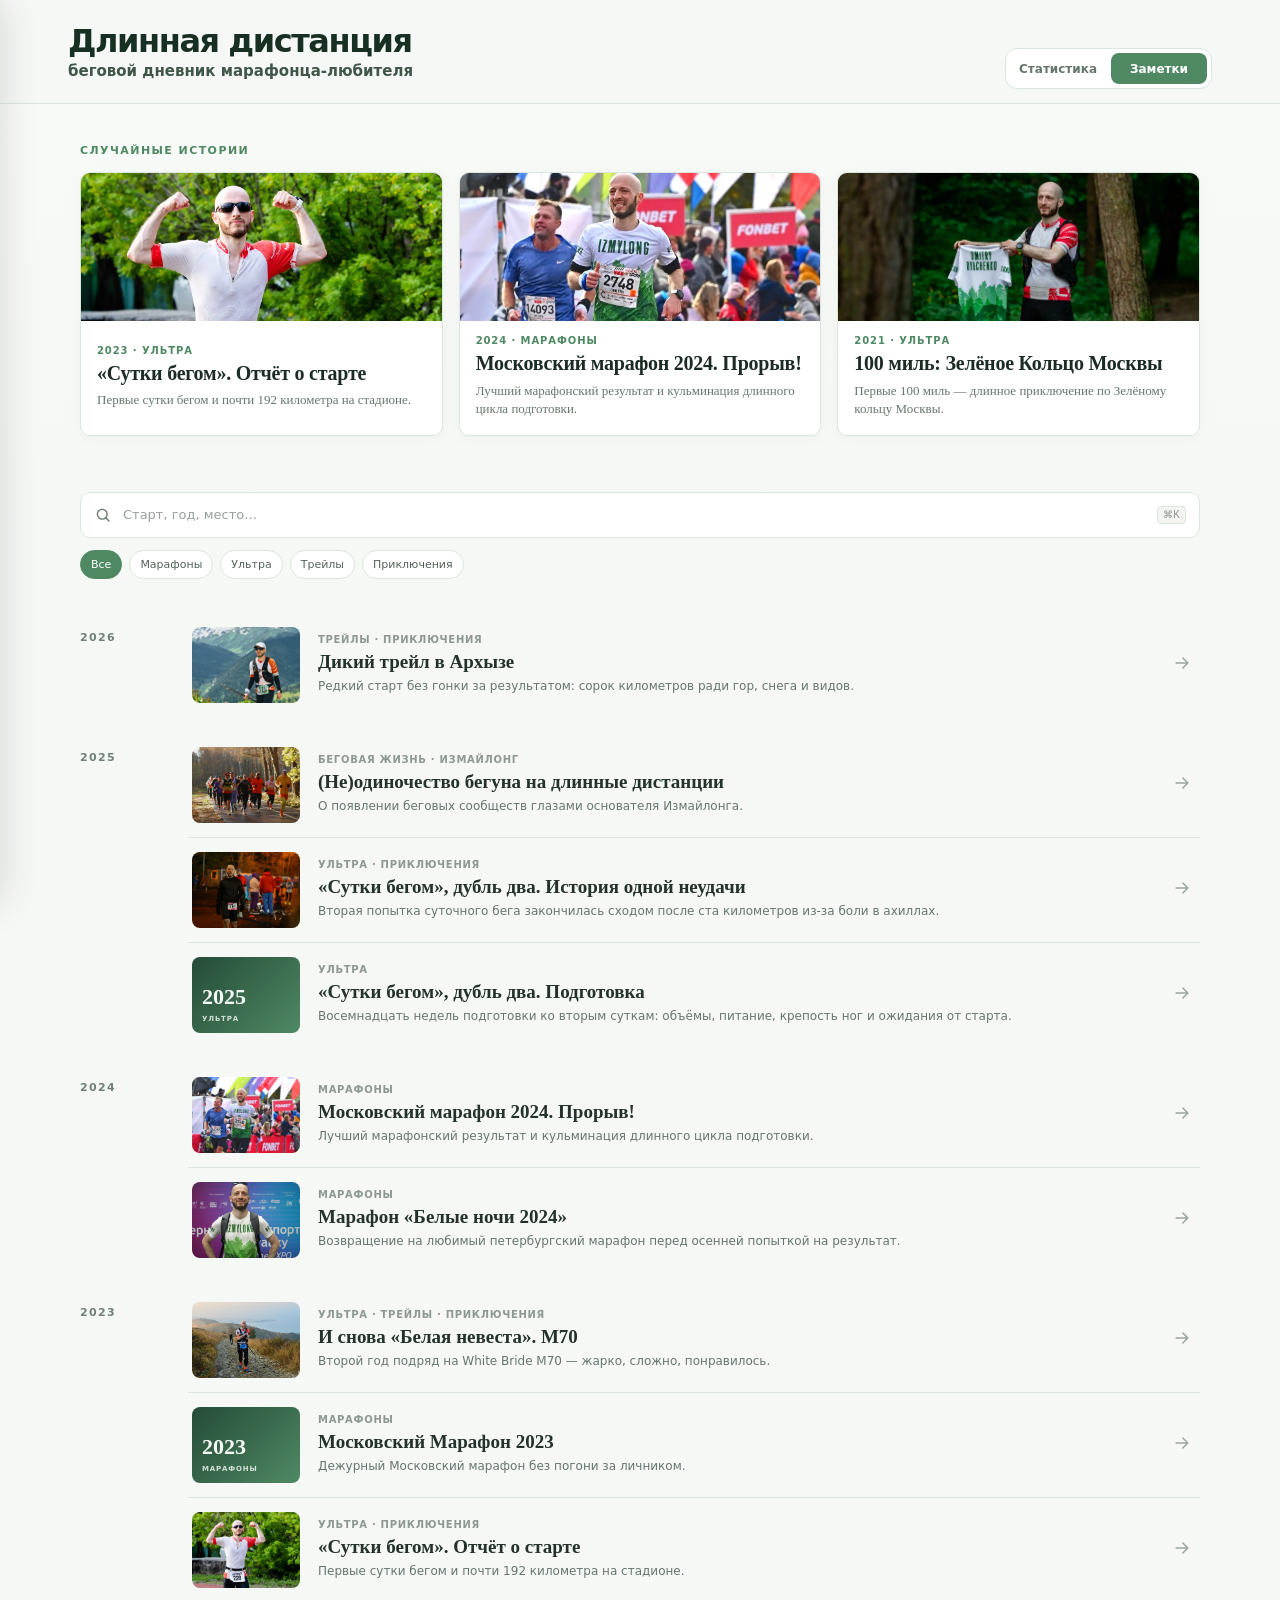
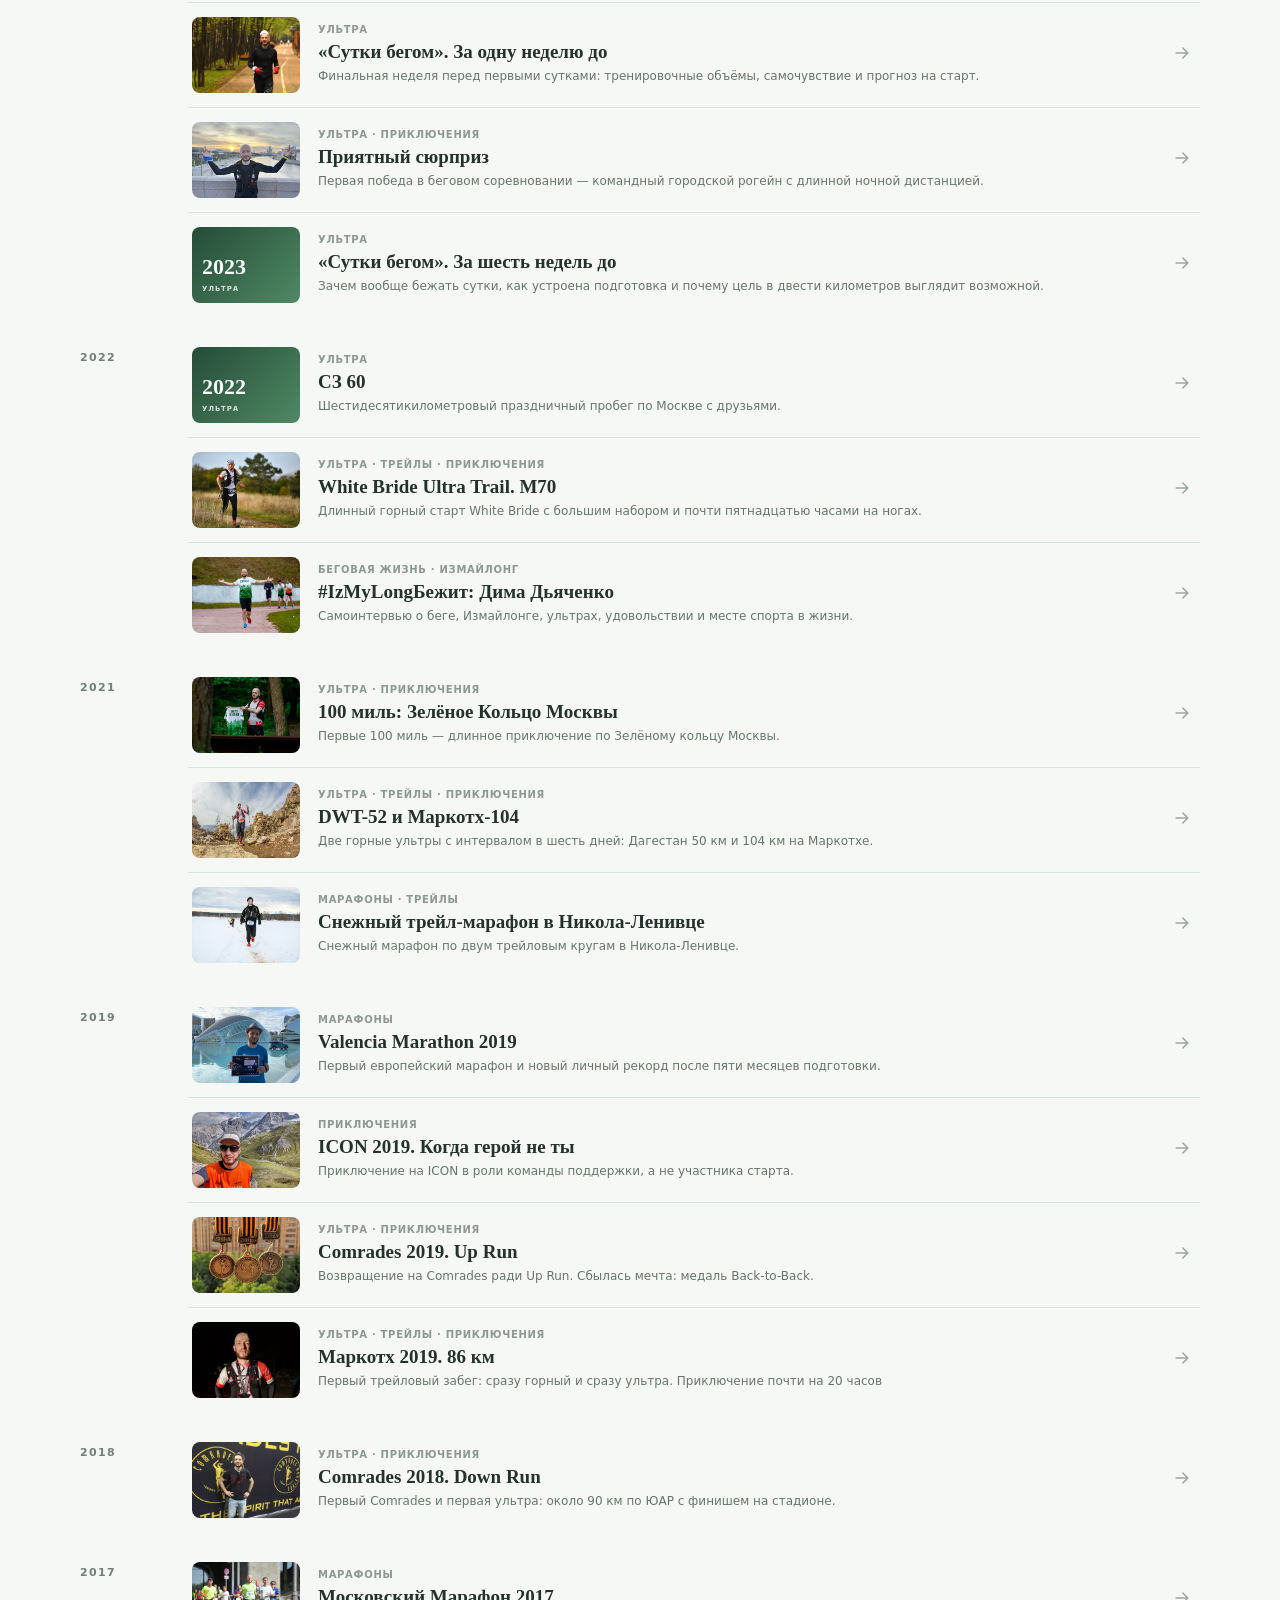
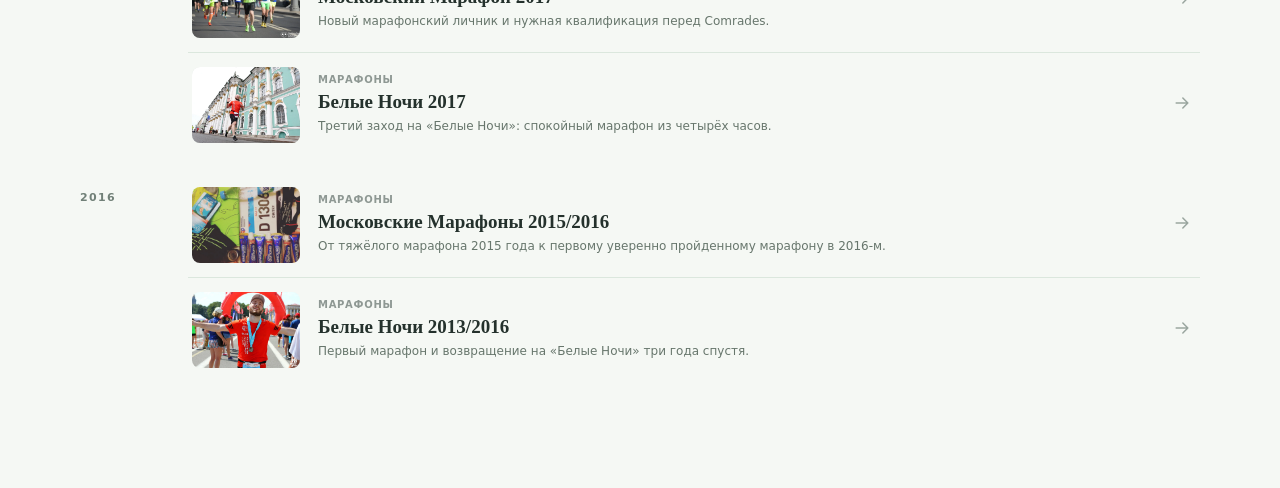
<file: notes/index.html>
<!doctype html>
<html lang="ru">
<head>
  <meta charset="utf-8">
  <meta name="viewport" content="width=device-width,initial-scale=1">
  <title>Беговые заметки</title>
  <meta name="description" content="Личный архив историй о марафонах, ультрах, трейлах и беговых приключениях.">
  <link rel="icon" href="/running/favicon.ico" sizes="any">
  <link rel="icon" href="/running/favicon.svg" type="image/svg+xml">
  <link rel="icon" href="/running/favicon-32x32.png" sizes="32x32" type="image/png">
  <link rel="icon" href="/running/favicon-16x16.png" sizes="16x16" type="image/png">
  <link rel="apple-touch-icon" href="/running/apple-touch-icon.png" sizes="180x180">
  <link rel="manifest" href="/running/site.webmanifest">
  <link rel="stylesheet" href="styles.v16.css">
</head>
<body>
  <noscript>Для работы архива нужен JavaScript.</noscript>
  <script id="notes-data" type="application/json">[{"id":"2026-dikiy-treyl-v-arkhyze","title":"Дикий трейл в Архызе","docTitle":"2026 — Дикий трейл в Архызе","sourceUrl":"https://ddv-comrades.blogspot.com/2026/07/blog-post.html","categories":["Трейлы","Приключения"],"date":"2026","place":"Архыз","distance":"40 км","result":"8:26:17","elevation":"≈2000 м","format":"Горный трейл; высота до ≈2800 м","summary":"Редкий старт без гонки за результатом: сорок километров ради гор, снега и видов.","paragraphs":[{"kind":"p","text":"Редкий для меня пост о беге: не про подвиг, преодоление, выживание, личный рекорд и «смотрите, как я могу». А про посильный, радостный и сказочно красивый бег по горам."},{"kind":"h2","text":"Что за гонка"},{"kind":"p","text":"Arkhyz Wild Trail – горные сорок километров со стартом в посёлке Романтик, что в Карачаево-Черкесии, и общим набором около 2000 метров. Отличия от прочего моего горно-трейлового опыта:"},{"kind":"li","text":"Заметно выше над морем","listType":"ol","listId":"list-1","level":0},{"kind":"li","text":"Относительно короткая дистанция","listType":"ol","listId":"list-1","level":0},{"kind":"li","text":"Снег на дистанции как часть приключения","listType":"ol","listId":"list-1","level":0},{"kind":"li","text":"Полтора месяца тренировался к горкам на Лисьей в Балашихе","listType":"ol","listId":"list-1","level":0},{"kind":"li","text":"Цель и смысл участия: наслаждаться красотой видов","listType":"ol","listId":"list-1","level":0},{"kind":"h2","text":"Как побегал"},{"kind":"p","text":"Бежали вместе: я и Юля. Удобно: и веселее, и шеринг эмоций, и комфортное ограничение усилий. А ещё про «чувствовать себя сноровистым и сильным рядом с менее опытной, но отважной напарницей»."},{"kind":"h3","text":"Этап 1. От старта до КП «Пхия»"},{"kind":"p","text":"Первые полтора километра – спокойный бег по брусчатке курортного посёлка. Потом умеренно беговая лесная тропа и тропа вдоль реки. Общий набор на этапе – всего 220 метров."},{"kind":"p","text":"Начали забег в плюс два градуса, но холода не ощущалось. За первые километры разделся до привычного горно-трейлового наряда: длинные тайтсы, компресспортовская футболка и рукава. Лёгкости в беге не чувствовал, но и страдать было не от чего."},{"kind":"p","text":"Самое яркое впечатление этапа – несколько трейлраннеров с головами, эффектно рассечёнными об опасно низкую ветку. Сам момент не застал, но последствия выглядели убедительно."},{"kind":"h3","text":"Этап 2. От Пхии до Загедана"},{"kind":"p","text":"Царь-гора всей дистанции: крутой подъём по грунтовой дороге до высоты 2400, шестьсот метров набора. Пришлось поработать. Благодаря густому туману в процессе не видели всего масштаба предстоящих страданий, а благодаря утренней прохладе – не так уж и сильно страдали."},{"kind":"p","text":"Удивил внедорожник организаторов, который сумел вскарабкаться по дороге вместе с нами – не думал, что гражданская машина вытянет такой градиент."},{"kind":"p","text":"Главное впечатление: ОШЕЛОМЛЯЮЩАЯ КРАСОТА ВИДОВ. Ближе к концу подъёма мы оказались выше облаков. И вот: облака под нами, а за ними – огромные зелёно-каменные горы со снежными вершинами. Ели гели, фотографировали, пили воду. Потом с трудом оторвали глаза от красоты и уговорили себя идти дальше."},{"kind":"p","text":"Конец этапа – относительно плоские красиво-зелёные склоны и даже небольшой сброс высоты перед ПП."},{"kind":"h3","text":"Этап 3. Петля Загедана до Загедана"},{"kind":"p","text":"Геометрия этапа: две горки и два спуска. Максимальную высоту над морем потрогали именно здесь – 2800. Общий набор 710 метров. Впечатлений – несколько товарных составов."},{"kind":"h4","text":"Снежное безумие"},{"kind":"p","text":"Почти сразу после ПП первый глубокий брод через ледяную речушку, а за ним несложный подъём по травянистому склону в сторону снежного горного покрывала. Вокруг цветы: жёлтые, фиолетовые и самые редкие – «чёрные тюльпаны». Которые иногда не чёрные и, почти наверняка, не тюльпаны."},{"kind":"p","text":"Дошли до снежника. В моих кроссовках идти по нему скользко, особенно, когда тропа с боковым уклоном – через шаг соскальзывал вниз перпендикулярно основному направлению движения. Неудобно, но не критично."},{"kind":"p","text":"Поднялись: вид – отвал башки. Боец МЧС говорит, что скоро будет ещё красивее, и предупреждает о скользком снежном спуске. Сначала спуск действительно просто скользкий, надо идти осторожнее. А потом.…"},{"kind":"p","text":"Потом широкий в несколько десятков метров снежный склон высотой с восьмиэтажный дом. На нём дежурили спасатели с лошадьми, а десятки трейлраннеров пробовали микрошажками, в полуприседе, с опорой на палки, боком и просто хоть как-нибудь спуститься вниз. Без падений не получалось почти ни у кого. Кто-то, упав, скользил вниз 3–4 метра. Девушка, потеряв палку, кинематографически-завораживающе съехала на попе до самого низа. Затем так же проехал парень, который только чудом не сбил никого с ног. Оба отделались лёгким испугом. Палку подняли неравнодушные и вернули хозяйке."},{"kind":"p","text":"Я и Юля спустились относительно спокойно. Не быстро, с тормозными заземлениями в снег и лишь с малыми драмами. Юлю чуть не снёс палкой тот самый второй поехавший до низа бегун. А я был в шаге от перелома беговой конечности: левая нога под прямым углом по колено провалилась в снег, когда остального меня несло с уклона вниз – обошлось."},{"kind":"p","text":"Это был первый снежный спуск из многих, но на следующих градиент был спокойнее, а я – увереннее: приноровился и с диким азартом на большой скорости сбегал их вниз, чередуя быстрые короткие шаги с сноубордическим скольжением по несколько метров на стопах."},{"kind":"h4","text":"Рододендроновый экстрим"},{"kind":"p","text":"Спустились до 2500 метров и снова в горку. По пути – наполовину оттаявшее горное озеро. Таких чудес света должно было быть на дистанции около дюжины, но трек изменили за три дня до старта: часть перевалов и склонов не успели сбросить зимние шкуры до состояния, безопасного для любителей."},{"kind":"p","text":"У озера – близкий к вертикальному подъём спиной к обрыву по неуверенным коротким и высоким земляным ступеням среди рододендронов. Юля мужественно боролась со страхом и не оглядывалась назад, чтобы защитить себя от подступающей панической атаки. Подъём действительно был… скажем, интересный."},{"kind":"p","text":"За преодоление была положена награда – один из самых сильных видов дистанции: долина и высоченные горы вокруг неё – пейзаж на миллион долларов. Именно про него, видимо, говорил спасатель ещё перед «горнолыжным склоном»."},{"kind":"p","text":"Снежные спуски чередовались с обычными по грунту и тропам. Бегать вниз теперь, после тренировок на Лисьей, мне нравилось. Замкнули петлю и вернулись к ПП. Двадцать третий километр. Самое сложное уже позади. И самое красивое тоже."},{"kind":"h3","text":"Этапы 4–5. От Загедана до Абиширы и далее к финишу"},{"kind":"p","text":"Жарко, но терпимо. Склоны, ручьи, броды, немного грязюки и виды на горные реки. Оказалось, что красотой тоже можно пресытиться – стало меньше новизны и вау-эффектов, хотя качество картинки оставалось вполне себе. Мозг переключился в типовой для последней трети гонки режим: выполнил нехитрые расчёты и включился в игру «выбежать из девяти часов»."},{"kind":"p","text":"После 30-го километра до финиша оставалось два небольших подъема по 250–300 метров, ПП и два царь-спуска метров по 400–600. Самые яркие эмоции этапа – лихие длинные пробеги вниз по плотным грунтовым каменистым дорогам. Летел по камням как косуля, ловко выбирая траекторию и точки для постановки стоп. Удовольствие в чистом виде!"},{"kind":"p","text":"Было слегка тревожно за будущее состояние коленей и квадрицепсов, но азарт и радость движения гнали вперёд. И получалось! Впервые так уверенно и сильно чувствовал себя на спусках. Спасибо самому себе за идею хоть как-то поготовиться заранее к горной специфике."},{"kind":"p","text":"Усталость была, да. Особенно на последней горочке. Да и спуски мы бежали не все – где покруче и идти сложнее, чем бежать – лихачили. Где градиент небольшой – отдыхали и проходили пешком. Не было цели и желания убиваться."},{"kind":"p","text":"Финишные полтора километра – бегом по посёлку. Финишные триста метров – дежурное ускорение, чтобы самим себе сообщить «мы хотим, мы можем, мы делаем, мы веселимся»."},{"kind":"p","text":"Понравилась ли гонка? Сто процентов!"},{"kind":"h2","text":"Наблюдения по ходу гонки"},{"kind":"li","text":"Мои трейловые кроссовки ни к чёрту – скользят. Там, где Юля уверенно делает шаги, я съезжаю. Из плюсов – непробиваемые, и поэтому здорово годятся для каменистых сбеганий вниз. Но как будто бы этого мало. Пора искать новую пару?","listType":"ol","listId":"list-2","level":0},{"kind":"li","text":"Злое солнце. Не думал про него по ходу дистанции, но впервые в истории: обгорели плечи под футболкой из-за едва-едва заметной вентиляционной перфорации. И обгорела относительно волосистая часть головы в прорези кепки над липучкой.","listType":"ol","listId":"list-2","level":0},{"kind":"li","text":"Живые ноги на следующий день! Есть усталость, есть забитость. Но по уклонам и лестницам мог легко ходить и вверх, и вниз – без боли и особых усилий. Впервые после гор!","listType":"ol","listId":"list-2","level":0},{"kind":"h2","text":"Резюме"},{"kind":"p","text":"Горы Архыза – one love. Сорок километров в горах без чрезмерной жары – нет ощущений теста на выносливость и работы на пределе. Хорошо потрудился, но не страдал и не упоролся. И, главное: разнообразно, амплитудно и многократно насладился процессом – не на каждом забеге такое бывает. Аминь. )"}]},{"id":"2025-neodinochestvo-beguna-izmaylong","title":"(Не)одиночество бегуна на длинные дистанции","docTitle":"2025 — (Не)одиночество бегуна на длинные дистанции","sourceUrl":"https://t.me/runforhealth/2440","categories":["Беговая жизнь","Измайлонг"],"date":"2025","place":"Москва · Измайловский парк","summary":"О появлении беговых сообществ глазами основателя Измайлонга.","facts":[{"label":"Первый лонг","value":"Осень 2020"},{"label":"Воскресных длительных проведено","value":"260"},{"label":"Собираются сейчас","value":"60–120 человек"}],"paragraphs":[{"kind":"p","text":"«Заходит как-то в бар ультрамарафонец, который не любит бегать» – звучит как начало анекдота, а это… я."},{"kind":"p","text":"Ни в чём не виноват, оно само так получилось."},{"kind":"p","text":"Первый марафон – попытка убежать от проблем. А дальше пошло-поехало: манили прогресс, жажда приключений и то, что бег – удобный способ хвастаться удалью. А ещё подкупала более очевидная связь усилий и результата, чем в любой другой сфере жизни."},{"kind":"p","text":"Но бегать-то я не люблю! Бывает, что от пробежки прёт: ноги упруги, мышцы сильны, вокруг всё красивое и чувствую радость в каждом шаге. Но чаще иначе: торги с собой при выходе из дома и утомляющий обратный отсчёт минут, процентов и километров до конца тренировки в процессе. И только уже после пробежки – вкусное удовлетворение."},{"kind":"p","text":"Всё иначе, когда бегаю не один. Например, когда с группой под присмотром тренера или когда вытаскиваю друга на совместную длительную. Такая компания, бывало, спасала от страданий одну тренировку в неделю. А их – то четыре, то пять. Как жить?"},{"kind":"h2","text":"Первые островки беговой социализации"},{"kind":"p","text":"Сначала сайты в интернете делали организации, а пользователи были только читателями. Затем интернет изменился, и большую часть контента через многочисленные социальные сети стали создавать сами пользователи. Такой интернет назвали «веб 2.0»."},{"kind":"p","text":"По аналогии с этим термином я придумал свой – «бег 2.0». Это мир, в котором что-то хорошее для бегунов-любителей создают не беговые школы, спортивные бренды, организаторы стартов или международные движения, а сами бегуны-любители. Прародителем такого бегового мира были паркраны."},{"kind":"h2","text":"Про паркран Измайлово"},{"kind":"p","text":"Концепция паркранов: каждую субботу в девять утра волонтёры организуют дружескую пробежку на пять километров с хронометражем и протоколом на сайте. Формат родом из Великобритании, такие пробежки проводят в тысячах парков по всему миру по единым для всех стандартам и бесплатно для участников."},{"kind":"p","text":"И это не только бег. В парке утром собирается не абы кто, а бегуны из одного района. Со временем становятся знакомы не только их лица, но и многие имена. Появляются какие-никакие, но отношения. На старте – радость встречи и объятия, на финише – чай и поболтать. Вместе с самой пробежкой – целый час беговой и околобеговой социализации. Неплохо, да?"},{"kind":"p","text":"Помимо прочего, это ещё и возможность лично приобщиться к организации беговых мероприятий. Негласное правило: пять раз побегал, один раз поволонтёрил. За свой паркрановский опыт я успел попробовать все возможные позиции от хронометриста и сортировщика карточек до ран-директора – ответственного за проведение конкретной пробежки целиком. Этот опыт потом очень пригодился и мне, и нам (Измайлонгу)."},{"kind":"p","text":"Но мечта, конечно, в компании бегать не короткие кроссы по пять километров, а долгие воскресные длительные."},{"kind":"h2","text":"Знакомства под длительную"},{"kind":"p","text":"Идеально было бы бегать длительные с товарищем, с которым готовился к первому марафону. Мы дружим с институтских времён, и двухчасовые беседы во время пробежки – одни из самых приятных часов на неделе в этой непростой взрослой жизни. Но друг оказался умнее и быстрее соскочил с беговой иглы."},{"kind":"p","text":"Пару раз мне повезло: дежурное приветствие других бегунов в парке переросло в продуктивное знакомство. Хоп – и химия."},{"kind":"p","text":"Маркус и Ира – по-немецки дисциплинированная беговая ячейка общества. Валентин, Миша и Миша – иногда тренирующиеся вместе друзья. Нерегулярно, но у нас получалось договариваться бегать вместе по воскресеньям. Это здорово поддержало в период, когда бегать в одного было совсем тяжко. На таких дровах подготовился, кажется, то ли к одному, то ли даже к паре марафонов."},{"kind":"h2","text":"Беговое уныние 2020-го"},{"kind":"p","text":"Китайская летучая мышь изменила беговой мир в 2020-м. Групповые длительные были и раньше: существовал уже и Ядгаровский Дайхард, и регулярная тусовка в Мещерском парке, самоназвавшаяся в честь него. Но не было в этой социализации ни массовости, ни доступности."},{"kind":"p","text":"Про Длинных в Мещерском я даже не знал. А самая медленная дайхардовая группа бегала в моём соревновательном темпе. И оба варианта находились настолько далеко от Измайлово, что я мог бы туда съездить только из любопытства и один раз. Пока так и не доехал."},{"kind":"p","text":"2020-й буквально спровоцировал появление сообществ на и без того благодатной для их рождения почве – пандемия. Большинство стартов отменили, паркраны поставили на паузу. Исчезла не только любая беговая социализация, но и обычной человеческой стало заметно меньше."},{"kind":"p","text":"Бегать в одного – известная беда. Тем более, нет-нет, да и получу свою порцию беговых эндорфинов. Но здесь же и новая напасть: одна из значимых мотиваций выходить на пробежку – подготовка к стартам. А их отменили. А те, что ещё не отменили, непонятно, отменят ли."},{"kind":"p","text":"От беговой депрессии спасало отсутствие дефицита йода в организме, а в итоге спасла удача."},{"kind":"h2","text":"Случайно создали Измайлонг"},{"kind":"p","text":"Этой удачей стало то, что, бегая осенью 2020-го в парке, я встретил Сергея Тебайкина и Тимура Сафарова. И то, что ребята до этого тоже встретили друг друга на одной из пробежек."},{"kind":"p","text":"Нас троих объединяло шапочное знакомство по Измайловскому паркрану, мечта бегать длительные в компании и неготовность ради этого ездить далеко из собственного ареала бегового обитания."},{"kind":"p","text":"Придумали план: сообразить маршрут по парку на двадцать километров, выбрать время, позвать ребят из паркрановского чатика."},{"kind":"p","text":"На первую безымянную воскресную длительную собралось пятнадцать человек. Одной группой мы пробежали два круга по десять километров в темпе около 5:30. Задорно поболтали в процессе и немного на финише. Понравилось, решили повторять."},{"kind":"p","text":"За следующие несколько месяцев:"},{"kind":"li","text":"Придумали название – «Измайлонг». Зашифровали в нём название района и «лонги» – воскресные длительные при подготовке к марафону.","listType":"ul","listId":"izmaylong-list-1","level":0},{"kind":"li","text":"Создали чаты для участников и организаторов. В организаторы донабрали ещё пару активных ребят.","listType":"ul","listId":"izmaylong-list-1","level":0},{"kind":"li","text":"Разделили пробежку на группы по темпу: 5:00, 5:30 и 6:00.","listType":"ul","listId":"izmaylong-list-1","level":0},{"kind":"li","text":"Внедрили ритуалы и фишки: движение групп навстречу друг другу, камера хранения в багажнике авто, приветствие новичков аплодисментами, опросы про участие накануне пробежки, афтепати в кафе, отчёты о длительных в социальных сетях.","listType":"ul","listId":"izmaylong-list-1","level":0},{"kind":"li","text":"Сообразили дизайн «клубных» футболок и сшили первую партию.","listType":"ul","listId":"izmaylong-list-1","level":0},{"kind":"li","text":"Добавили «вечёрки» – не особо организованные пробежки на 10-12 километров вечером по вторникам и четвергам.","listType":"ul","listId":"izmaylong-list-1","level":0},{"kind":"p","text":"Роль организаторов в этот период: модерировать чат, постить в социальных сетях, пейсить группы, собирать заказы на футболки, организовывать камеру хранения, проводить стартовые брифинги и обсуждать между собой, кто виноват и что делать дальше. Главное отличие от паркрановских волонтёрств – тоже бегали со всеми, а не тусовались на старте."},{"kind":"p","text":"Первые результаты: воскресная длительная из бремени превратилась во что-то приятное и желанное – весело, интересно и тепло от человеческого общения с близкими по духу. Средняя посещаемость – от 15 до 30 человек."},{"kind":"h2","text":"От тусовки к сообществу"},{"kind":"p","text":"Личные потребности в беговой компании я закрыл с появлением Измайлонга в том виде, в котором мы его оставили в конце предыдущего абзаца. Заниматься социальными проектами и менять мир в мои личные планы не входило. Но это, оказывается, ещё был не Измайлонг."},{"kind":"p","text":"В мае 2021-го из-за ковида отменили Московский полумарафон. За три дня до старта. Мы с ребятами обсудили эту новость на вечёрке: под действием прилива беговых эндорфинов решили провести СВОЙ ПОЛУМАРАФОН. По-взрослому: с пунктами питания, хронометражем, протоколом, измеренной трассой и маршалами."},{"kind":"p","text":"Тот ещё выдался конец недели! Анонс – сразу. За три дня собрали команду, всё продумали, всё закупили, всё организовали. Спасибо опыту проведения паркранов, годам работы менеджером в валидольной среде и непреодолимому желанию сделать хорошо. Мы справились! Пробежать самодельный полумарафон в Измайлово пришло больше ста человек!"},{"kind":"p","text":"Это был успех. Про Измайлонг узнали. Мы выросли:"},{"kind":"li","text":"До 70 человек стало приходить на воскресные длительные.","listType":"ul","listId":"izmaylong-list-2","level":0},{"kind":"li","text":"Втрое выросло население чата. Он обогнал прародителя – чат измайловского паркрана и больше уже никогда ему не уступал.","listType":"ul","listId":"izmaylong-list-2","level":0},{"kind":"li","text":"Появились правила в чате и на пробежках, ввели роль пейсмейкера и пейсерские манишки.","listType":"ul","listId":"izmaylong-list-2","level":0},{"kind":"li","text":"Появилась специализация среди организаторов из числа основателей: я – за тексты и таблицы, Серёжа за PR и социальные сети, Тимур – за экипировку.","listType":"ul","listId":"izmaylong-list-2","level":0},{"kind":"li","text":"Согласились собирать донаты на еду/напитки и организационные расходы. Сами пробежки, разумеется, были и остались бесплатны для участников.","listType":"ul","listId":"izmaylong-list-2","level":0},{"kind":"li","text":"Стало ещё больше темповых групп. Добавились 4:30, 7:00 и «арбузики» – группа, бегающая с темпом 7:21. Ещё чуть позже – «ракеты» – группа без ограничения максимальной скорости.","listType":"ul","listId":"izmaylong-list-2","level":0},{"kind":"li","text":"К концу лета часть ролей по организации длительных из узкого круга организаторов передали в сообщество: пейсмейкеров и ответственных за камеры хранения стали привлекать из числа бегунов.","listType":"ul","listId":"izmaylong-list-2","level":0},{"kind":"p","text":"Измайлонг стал сообществом не только потому, что вырос. Он стал сообществом из-за того, что с ростом масштаба в нём появилась не только беговая, но и социальная жизнь. Участники стали общаться, дружить, поддерживать друг друга словами, делом и просто через общую атмосферу доброты и принятия. В 2021 году это было очень нужно."},{"kind":"h2","text":"Больше чем бег"},{"kind":"h3","text":"Поддерживающая среда"},{"kind":"p","text":"Тревожность из-за пандемии, личные драмы и прочие сложности взрослой жизни в турбулентный период – куда от этого всего убежать? Где найти хоть немного стабильности, уверенности и поддержки? Этим местом для меня и для многих «одноклубников» стал Измайлонг."},{"kind":"p","text":"Кто-то столкнулся с одиночеством после переезда из другого города и разрыва длительных отношений, кто-то переживал смерть родственника из-за болезни. Я сам оказался в мясорубке из-за неопределённостей на работе и жизнеугрожающего состояния здоровья близкого человека. Десятки разных историй. И все мы нашли что-то важное на Измайлонге, что помогло это пережить в 2021-м. Бег в компании, прогулки, переписки в чатах, иногда пиво ночью на неровном берегу Лебедянского пруда – мы справились."},{"kind":"p","text":"Сегодня, кажется, терапевтическое значение сообщества не так велико, как в 2021-м. Хотя, возможно, это искажение призмы личного восприятия, а кто-то другой прямо сейчас спасается этим же питательным бульоном для души."},{"kind":"h3","text":"Небеговые активности"},{"kind":"p","text":"«Больше чем бег» – это ещё и буквально про небеговые активности в сообществе. Измайлонг обзавёлся десятками дополнительных чатов: вечеринки, путешествия, лыжи, велосипед, триатлон, сквош, квизы и, Кипчоге его знает, что ещё. Эстафетные команды пару раз в год – пожалуйста. Сфоткаться толпой в Питере на Белых ночах – конечно. Турнир по пинг-понгу – классная идея."},{"kind":"p","text":"А кроме досуга – десятки рук помощи на расстоянии одного сообщения в Телеграме: починить машину, сдать квартиру, найти травматолога, нанять тренера, купить кроссовки, съесть пиццу и починить Гармины – вот это, я понимаю, сообщество."},{"kind":"p","text":"При всём при этом и бегать не забывали."},{"kind":"h2","text":"Измайлонг сегодня"},{"kind":"p","text":"На Измайлонг по воскресеньям собирается от 60 до 120 человек, которые объединяются в 8 темповых групп и бегут 10 или 20 километров. Всего таких длительных провели 260, а в их организации за 5 лет хотя бы раз помогли 253 человека."},{"kind":"p","text":"Участников в основном чате – 2800, самих чатов – около двух десятков. Канал читают 3200 человек, и 2750 подписаны на сообщество в запрещённой социальной сети с картинками."},{"kind":"p","text":"На сайте опубликовали 122 интервью с измайлонговцами. Предметов «клубной» экипировки заказано и получено около 1400. Запросы что-то порекламировать не считали, но уже разыгрывали часы и слоты на забеги, тестировали обувь, угощались пивом и получали в дар кондиционер для волос."},{"kind":"p","text":"Невозможно подсчитать выпитые на финише длительных галлоны безалкогольного пива, колы и воды. И та же проблема с количеством кофе и сырников, с любовью приготовленных для наших афтепати в кафе «Ранние Пташки»."},{"kind":"p","text":"И все эти цифры, даже вместе взятые, не показывают главного: Измайлонг любят и ценят участники. Про Измайлонг знают в беговой тусовке. На Измайлонг приезжают из далёких районов Москвы, и из других городов. На Измайлонге ребята находят компанию, мотивацию, прогрессируют, ставят личные рекорды на стартах и залезают на тумбочки. На Измайлонге находят друзей. На Измайлонг во многом ориентируются, создавая похожие сообщества."},{"kind":"p","text":"Звучит дофига нескромно, но действительно горжусь тем, что причастен к созданию сообщества, и считаю эту причастность одной из ТОП-десяти полезностей, сделанных в жизни."},{"kind":"h2","text":"Быть оргом"},{"kind":"p","text":"Через жернова чата организаторов Измайлонга прошло десять человек. Формально действующих оргов сейчас пятеро. Фактически – ещё меньше. И меня нет среди них – ушёл в длительный отпуск с туманными перспективами."},{"kind":"p","text":"Стартовая волна энтузиазма, яркая обратная связь от участников, эффект новизны и чувство создаваемой пользы – мощные источники энергии и вдохновения. Но долго только на таком наркотике ехать сложно. Проблемы, с которыми мы столкнулись, типичны для любой организации:"},{"kind":"li","text":"Рост трудоёмкости следом за ростом сообщества. Быть организатором – уже не фан, а вторая работа.","listType":"ul","listId":"izmaylong-list-3","level":0},{"kind":"li","text":"Кризисы смыслов. Куда, как и зачем расти. И надо ли вообще?","listType":"ul","listId":"izmaylong-list-3","level":0},{"kind":"li","text":"Периодические выгорания кого-то из организаторов или, наоборот, потери вовлечённости и переключения внимания на другие сферы жизни.","listType":"ul","listId":"izmaylong-list-3","level":0},{"kind":"li","text":"Конфликты и споры внутри команды.","listType":"ul","listId":"izmaylong-list-3","level":0},{"kind":"p","text":"За пять лет я несколько раз пережил периоды душевных дискомфортов каждого из этих четырёх типов. Не думаю, что остальные ребята сильно меньше. А добила меня утрата чувства «мы одна команда». Пока оно было, трудности удавалось и пережить, и разрулить. А без него поколупался полтора года и всё – надо отдохнуть."},{"kind":"p","text":"Пока у меня саббатикал, могу позагибать пальцы, считая то ценное, что нашёл для себя в этом пятилетнем марафоне:"},{"kind":"li","text":"Поддержку в сложный период жизни, действительно близких друзей и десятки добрых знакомых.","listType":"ul","listId":"izmaylong-list-4","level":0},{"kind":"li","text":"Огромный прирост насмотренности на людей, их различия между собой и внутреннюю неоднородность. На групповые процессы, на модель общества в миниатюре.","listType":"ul","listId":"izmaylong-list-4","level":0},{"kind":"li","text":"Опыт работы в роли ивент-менеджера, креатора, копирайтера, главреда, модератора, дизайнера, аналитика, социолога, конструктора сайтов, всем недовольной «бабы-яги против» и говорящей головы.","listType":"ul","listId":"izmaylong-list-4","level":0},{"kind":"li","text":"Небольшую известность в узких кругах и питающую эго порцию локального авторитета.","listType":"ul","listId":"izmaylong-list-4","level":0},{"kind":"p","text":"Это дофига. Этот опыт точно стоил каждой потерянной ганглии и каждой по-мужски втянутой обратно внутрь воображаемой слезинки. Тем более что веселья, драйва и радости от организационных действ было на порядок больше, чем покалеченных нейроцитов."},{"kind":"h2","text":"О беговых сообществах"},{"kind":"p","text":"Считаю Измайлонг одним из пионеров «бега 2.0». И нравится думать, что какое-то время Измайлонг был законодателем этой моды. Но он, конечно, не единственный такой классный."},{"kind":"p","text":"В 2020–2022 годах похожие очаги беговой социализации появлялись один за другим как грибы после дождя в Одинцово. Общий контекст, общий запрос – нет ничего удивительного в том, что не только мне, Серёже и Тимуру пришла в голову такая идея."},{"kind":"p","text":"У каждой тусовки есть своё настроение, свои фишки и особенности. Сообщества не конкурируют между собой. Наоборот, дружат семьями и время от времени организуют совместные проекты – например, серия «Марафонов у Дома», эстафета ЗКМ (которую стоило бы перенести на июнь) или союз любителей бега, из которого, возможно, тоже со временем выйдет что-то путное."},{"kind":"p","text":"Жизнь любителей бега теперь во многом определяют сами любители бега – разве это не здорово?"},{"kind":"p","text":"Как найти эти другие замечательные тусовки? Из московских у меня на слуху: Капибара, Майрано, Любран, Длинные в Мещерском и Яузаран – уверен, их и ещё пяток других несложно найти в интернете. Другой проверенный способ: посмотреть карты присутствия беговых движей на сайтах S95 и 5 вёрст. Или, как вариант, создать своё – наверняка, будет непросто, но понравится. )"}]},{"id":"2025-sutki-begom-dubl-dva-istoriya-odnoy-neudachi","catalogPrefix":"Сутки 2025 ·","catalogTitle":"Старт","catalogSubtitle":"Сход после 100 км","title":"«Сутки бегом», дубль два. История одной неудачи","docTitle":"2025 — «Сутки бегом», дубль два. История одной неудачи","sourceUrl":"https://ddv-comrades.blogspot.com/2025/05/blog-post.html","categories":["Ультра","Приключения"],"date":"2025","place":"Москва","distance":"100 км","result":"10:26:00 (сход)","elevation":"","format":"24-часовой бег","summary":"Вторая попытка суточного бега закончилась сходом после ста километров из-за боли в ахиллах.","related":[{"id":"2025-sutki-begom-dubl-dva-podgotovka","label":"Как готовился ко вторым суткам"}],"paragraphs":[{"kind":"p","text":"Краткое содержание заметки: «Замах на рубль, удар на копейку». Сошёл после 10,5 часов и 100 километров из-за боли в ахилле и тяжести пессимистичных мыслей. Важны ли детали?"},{"kind":"h3","text":"Перед гонкой"},{"kind":"p","text":"Про подготовку подробно писал пару недель назад – всё чётко: хорошие объёмы, мощные длительные, много работ, отработанная схема питания, укрепляющие горочки и подобранные под слабые места ОДА специальные упражнения."},{"kind":"p","text":"Ещё собрал команду поддержки, какой на стадионе ни у кого больше не было – многочисленную, ответственную, вовлечённую и заботливую. И с инвентарём порядок: проверенная экипировка, шатёр, кресла, столы, скамейка, аптечка, запас вещей для утепления и на смену."},{"kind":"p","text":"Вне моего прямого влияния оставалась только погода – десять дней смотрел за изменениями прогноза: то жарко, то солнечно, то ураган и ливень обещают на оба дня. Но к реальной погоде не придраться: почти идеальные для бега от трёх до восьми градусов тепла без солнца и осадков. Только ночью наледь неприятно покрыла дорожки стадиона, но в этот момент меня на нём уже не было. Увы."},{"kind":"h2","text":"Гонка"},{"kind":"p","text":"Без десяти секунд опоздал на старт. На стадион приехал вовремя: полтора часа было между получением номера и началом гонки. Хотел переодеться с минимальным запасом, чтобы не замёрзнуть – с этим и вышел казус: часы отстали от реального времени на 15 минут. Валю на глушилки GPS, но настоящей причины не знаю."},{"kind":"p","text":"И вот я не торопясь переодеваюсь, а у всех уже торжественная линейка. Я иду в туалет из почему-то пустой раздевалки, а все уже пакуются в стартовый коридор. Телефон давно выключен и убран, а в него звонит растерянная команда: «Ты где?!» Вломились ко мне в раздевалку, надели на меня номер и выгнали в бег."},{"kind":"p","text":"В хвост кластера забежал аккурат во время обратного отсчёта. Зато не замёрз. И не нервничал лишнего."},{"kind":"h4","text":"Первый час"},{"kind":"p","text":"Начал неспешно, бежал комфортно, темп выходил в районе 5:40, ничто не беспокоило. Привыкал к стадиону, разглядывал бегунов."},{"kind":"p","text":"Время летело быстро. Из развлечений – обскакивал по островкам суши не успевшую досохнуть дробную лужу на вираже. Из-за неё бежал не в основных кроссовках, а в тех, которые взял на случай дождя. Лужа мелкая, можно было бы и не заморачиваться."},{"kind":"p","text":"Когда час закончился, порадовался: даже не начал уставать, а уже больше четырёх процентов дистанции! Следом напомнил себе, что не стоит по первому отрезку делать выводы."},{"kind":"h4","text":"Второй час"},{"kind":"p","text":"Эффект новизны прошёл, минуты стали сменяться медленнее. Всё ещё ничто не беспокоило, но душевную лёгкость ощущать перестал: «бег – работа, надо бежать, бегать ещё долго, бежим». Помнил, что циклы настроения чередуются, и унынию не поддавался."},{"kind":"h4","text":"Третий и четвёртый часы"},{"kind":"p","text":"Вработался. Поймал ритм. Включился в режим: раз в полчаса пью 150 миллилитров питания и иду пешком минуту, на следующем кругу пью воду. Подустали ягодичные мышцы – привычное ощущение, даже переживать на этот счёт не стал."},{"kind":"p","text":"Получасовые отрезки сменяли друг друга. Средний темп так и держался в районе 5:40. Перебрасывался короткими фразами со знакомыми. Наслаждался перформансом от команды поддержки: криками, танцами и позированием для Матч ТВ."},{"kind":"p","text":"Кажется, эти два часа – самый кайфовый отрезок дистанции. И последний, когда всё шло хорошо."},{"kind":"h4","text":"Пятый и шестой часы"},{"kind":"p","text":"Появился и стал нарастать дискомфорт в колене и стопах. Бежать ощущения не мешали, но внимание привлекли – что-то рано. Задумался."},{"kind":"p","text":"Пробежал первый марафон из пяти целевых! С одной стороны – радостно. С другой – уже есть тревожные сигналы, а это только пятая часть дистанции. Возложил надежды на запланированный после шести часов бега перерыв: затеял поменять кроссовки в расчёте на то, что менее стоптанная и более любимая пара поможет решить возникшие проблемы."},{"kind":"p","text":"За шесть часов пробежал шестьдесят два километра – приятное и допустимое опережение плана. Со смешанными чувствами пошёл в раздевалку: туалет, вазелин, сменить кроссовки."},{"kind":"h4","text":"Седьмой час"},{"kind":"p","text":"После перерыва полегчало. Кажется, больше сказался сам отдых в 10–12 минут. Но и смена обуви тоже: пропало ощущение плоской неработающей стопы, и боль в колене стала менее выраженной."},{"kind":"p","text":"Новые кроссовки – новые тревоги: появились неоднозначные ощущения в ахилле. После пары кругов расслабил шнурки, стало чуть лучше. Но, вообще-то, нездоровая тема."},{"kind":"p","text":"Седьмой час понравился. И бежалось легче, и мысли стали светлей и оптимистичней. А вдруг всё получится?"},{"kind":"h4","text":"Часы с восьмого по одиннадцатый"},{"kind":"p","text":"Свежести и оптимизма от короткого перерыва хватило на час: колено снова напомнило о себе, а дискомфорт в ахилле вырос от тревожного до угрожающего."},{"kind":"p","text":"А ещё усталость и ужасная ментальная жвачка из мрачных прогнозов, неудовольствия, сомнений и бесконечных торгов о том, как правильно оценивать свои мысли по шкале между «Ловушками разума» и «Благоразумием»."},{"kind":"p","text":"Хотел, чтобы боль в ногах стала непреодолимой и очевидно травматичной, – с чистой совестью бы закончил соревнование и поехал домой. Но нет. Я мог бежать. И даже как будто бы не сильно провисал по темпу – радостная нотка в мрачном коктейле ощущений и мыслей."},{"kind":"p","text":"Решил, что хочу пробежать 100 километров как минимально приемлемую ачивку от участия: сотка по личнику – достойная история, которую можно занести себе в актив."},{"kind":"p","text":"Сто километров – скромный относительно изначального плана рубеж, но даже до него добираться было тяжело: время ползло, ноги устали, ахиллы болели, мозг поедал себя, удовольствия ноль. Зачем всё это? Зачем так мучить человека, которого любишь – себя?"},{"kind":"h4","text":"Финиш"},{"kind":"p","text":"Пока бежал, думал, что преодолею 100 километров за десять часов и пять-семь минут. Вышло – 10:21. Всё ещё в границах целевого плана, но с сильно меньшим оптимизмом по поводу возможности добиться цели, даже если не сойду из-за травмы."},{"kind":"p","text":"Постоял пару минут у шатра и после этой паузы едва-едва мог бежать из-за боли в ахилле. Договорился с командой, что отдохну в раздевалке 5–10 минут и будем держать совет:"},{"kind":"li","text":"Аргументы в пользу схода: низкая вероятность набегать хотя бы 200 километров из-за тормозящей боли, высокий риск серьёзной травмы, дикое нежелание страдать за просто так и возможность уйти домой на мажорной ноте – условно добровольно и сразу после личника на сотке.","listType":"ul","listId":"list-1","level":0},{"kind":"li","text":"Аргументы в пользу продолжения забега: а вдруг потом пожалею? А вдруг это просто слабость и временный кризис? А товарищи на стадионе – оставить их? Не съел и половину питания – выкидывать?","listType":"ul","listId":"list-1","level":0},{"kind":"p","text":"Выбрал сойти. Из раздевалки вышел, сильно хромая даже под обезболом и без ощущения, что это состояние можно разбегать. Вероятно, выбора как такового у меня и не было."},{"kind":"p","text":"Сдал чипы, забрал медаль, домой."},{"kind":"h3","text":"После гонки"},{"kind":"p","text":"До дома довезли: помылся, поел, лёг спать. Утром нога болела меньше, но угрожающе посинела. Перед визитом к травматологу поехал на стадион снять лагерь и поддержать на финише добегающих друзей."},{"kind":"p","text":"В травмпункте успокоили – сухожилия целы."},{"kind":"quote","text":"Основной диагноз: S93.4 – растяжение и перенапряжение связочного аппарата правого голеностопного сустава, тендовагинит. Со слов, травму не помнит. Во время пробежки появилась нарастающая боль, со временем болевой синдром усилился. Болезненность при пальпации. Незначительный отёк по наружной задней поверхности сустава. Деформации нет. Крепитация отсутствует. Движения в суставе в полном объёме, болезненные. На рентгенограммах без патологии."},{"kind":"p","text":"Спустя два дня хожу не хромая, синевы нет, отёк спал. Моральное состояние – тоже окейное, претензий к себе нет. По-доброму завидую финишёрам, которые смогли."},{"kind":"h3","text":"Другие мысли"},{"kind":"li","text":"Очевидная шутка на тему: показал отличный результат, пробежав сутки за рекордные 10,5 часов.","listType":"ul","listId":"list-2","level":0},{"kind":"li","text":"Личник на 100 километрах – неплохо. Унёс свою порцию удовлетворения даже с неудачного старта.","listType":"ul","listId":"list-2","level":0},{"kind":"li","text":"Горд, что прислушался к себе, а не поддался мыслям вида «а что люди подумают?» и уговорам продолжить бег от команды, знакомых бегунов и тренера.","listType":"ul","listId":"list-2","level":0},{"kind":"li","text":"«Чемпион околобега»: подготовка, шатёр, кресла, столы, команда, питание, инструкции, пропуск для машины – эталон организации. А результат – 111-й из 132 участников.","listType":"ul","listId":"list-2","level":0},{"kind":"li","text":"Суточный бег – с какого-то момента тягостная, пессимистичная, неприятная, сложная ментальная жвачка. Обидно, что не развил навык «осваиваться в дискомфорте». Раз до сотки всё равно добегал, почему бы не делать это с лёгкой головой? Не хочу быть угрюмым терпилой, даже когда тяжело.","listType":"ul","listId":"list-2","level":0},{"kind":"li","text":"Лена Зеленкова: «Устала, как будто сотку сбегала. В прошлый раз всё намного хуже было, когда целиком сутки осилила», – очень точная формулировка, у меня так же. Быстро восстановился и пришёл в себя: выносливости было на всю дистанцию, а побегал всего ничего.","listType":"ul","listId":"list-2","level":0},{"kind":"li","text":"Новые лайфхаки: хомуты для крепления чипов на шнурки – ТОП-решение. А для двух номеров (спереди и сзади) удобно использовать один шнурок или специальный минималистичный поясок.","listType":"ul","listId":"list-2","level":0},{"kind":"li","text":"На «Вымпеле» понравилось больше, чем на «Искре»: ближе к дому, и тёплые раздевалки с нормальными туалетами и раковинами решают. Но общедоступные парковки в полутора километрах от стадиона – это жесть.","listType":"ul","listId":"list-2","level":0},{"kind":"li","text":"В команде было около десяти человек. Ещё столько же просто приходили поддержать на стадион. Полезно, приятно, ценно. И есть диссонанс между уровнем их поддержки и уровнем моего бега, а хотелось бы соответствовать.","listType":"ul","listId":"list-2","level":0},{"kind":"li","text":"Пока совсем нет идей о причинах неудачи, и даже в какой стороне искать, предположить не могу.","listType":"ul","listId":"list-2","level":0},{"kind":"li","text":"Про медаль. Красивая! Оставить или выкинуть? Нет ощущения, что сутки пробежал. А зачем мне чужие медали?","listType":"ul","listId":"list-2","level":0},{"kind":"p","text":"Побегу ли ещё раз? Очень маловероятно. Прав был Дима из 2023-го: не нужны ему вторые сутки, не нужны!"}]},{"id":"2025-sutki-begom-dubl-dva-podgotovka","catalogPrefix":"Сутки 2025 ·","catalogTitle":"Подготовка","catalogSubtitle":"Цель: 210–215 км","title":"«Сутки бегом», дубль два. Подготовка","docTitle":"2025 — «Сутки бегом», дубль два. Подготовка","sourceUrl":"https://ddv-comrades.blogspot.com/2025/04/blog-post.html","categories":["Ультра"],"date":"2025","place":"Москва","distance":"Цель: 210–215 км","result":"","elevation":"","format":"Подготовка к 24-часовому бегу","facts":[{"label":"Подготовка","value":"18 недель"},{"label":"Цель","value":"210–215 км"},{"label":"Формат","value":"Суточный бег","wide":true}],"summary":"Восемнадцать недель подготовки ко вторым суткам: объёмы, питание, крепость ног и ожидания от старта.","related":[{"id":"2025-sutki-begom-dubl-dva-istoriya-odnoy-neudachi","label":"Что получилось на самом старте"}],"paragraphs":[{"kind":"p","text":"Плохое быстро забывается, а жажда приключений и желание потешить эго берут верх над инстинктом самосохранения: я решил пробежать сутки ещё раз."},{"kind":"p","text":"Расскажу сейчас про подготовку, а через 2–4 недели, надеюсь, поделюсь впечатлениями о самом старте. Про итерацию 2023 года можно почитать по ссылкам: мысли о гонке, подготовка, сам старт."},{"kind":"h2","text":"Зачем снова"},{"kind":"p","text":"Первым заходом на сутки я остался доволен – фантастический результат, классное кино (раз, два, три), интересный опыт. Было очень сложно, многое пошло не по плану, страдал от всей души и пробежал чуть меньше гипотетически возможной «программы максимум»."},{"kind":"p","text":"Прошло два года. Я стал быстрее, сильнее и отдохнул от беспощадных длительных продолжительностью в рабочий день. Почему бы не попробовать ещё раз?"},{"kind":"p","text":"Основная причина: манит число двести одиннадцать. Не круглое? Напротив: ровно пять марафонов. «Пробежал пять марафонов за раз» – звучит же, да?! Ещё это норматив на первый взрослый разряд по лёгкой атлетике с небольшим запасом – тоже приятно. А о том, что обещал таких экспериментов над собой больше не ставить, почти уже и забыл."},{"kind":"h2","text":"Подготовка 1. Выносливость"},{"kind":"p","text":"Сделать подготовку идеальной не вышло. Было бы здорово приступить за полгода, быстро выйти на 400+ километров в месяц и подойти к старту без тени сомнений в собственных силах."},{"kind":"p","text":"Начать готовиться в ноябре у меня получилось, но уже через две недели пришлось уйти в перерыв на полтора месяца – обидная травма стопы из-за перетянутой кроссовки. Вернулся к бегу в январе – фантазии про шесть месяцев ударной подготовки стремительно отменились."},{"kind":"p","text":"Но кое-что вышло. В таблице сравнение подготовки в этом году с той, что была в 2023-м:"},{"kind":"table","rows":[["","2023","2025"],["Период подготовки","20 недель","18 недель"],["Тренировочный план","Самостоятельно плюс советы","С тренером Кириллом Смирновым"],["Тренировки","Кроссы и длительные","Кроссы, две-три работы в неделю, длительные"],["Количество тренировок в неделю","Беговых: 3\nСиловых: 2","Беговых: 6\nВело: 3-4\nОФП: 6-7"],["Объёмы","Месяцев 400+: 2\nНедель 100+: 4\nВ среднем за неделю: 78","Месяцев 400+: 3\nНедель 100+: 10\nВ среднем за неделю: 92"],["Длительные","От марафона и более: 12 штук\nТОП 3 длительных: 73, 66, 66","От марафона и более: 6 штук\nТОП 3 длительных: 81, 78, 50"]]},{"kind":"h2","text":"Подготовка 2. Питание"},{"kind":"p","text":"Одна из главных проблем прошлых суток – спазмы живота от любого питания начиная с шестого часа бега. В качестве работы над ошибками придумал такое:"},{"kind":"li","level":0,"listId":"prep-food-2025","listType":"ul","text":"Быть выносливей и сильнее. Темп будет примерно тот же, но для организма он будет проще – еда должна усваиваться легче."},{"kind":"li","level":0,"listId":"prep-food-2025","listType":"ul","text":"Паузы в беге для еды. Планирую переходить на шаг во время питания, чтобы меньше тряски для желудка в процессе."},{"kind":"li","level":0,"listId":"prep-food-2025","listType":"ul","text":"Жидкое хэндмейд-питание вместо покупных гелей. По идее, тоже должно быть попроще с ним справляться организму."},{"kind":"p","text":"На длительных протестировал эту схему. Замешивал в воду мальтодекстрин, сахарозу и сывороточный протеин. Пропорции: 68:34:5. Две порции питания на час – 55 грамм порошка на пол-литра. Зашло хорошо, проблем с ЖКТ не было, даже, я бы сказал, вкусно."},{"kind":"h2","text":"Подготовка 3. ОДА"},{"kind":"p","text":"Вторая проблема – крепость ног. Когда бегаю что-то околомарафонское, проблем с ними не бывает, работают чётко. Но на прошлых сутках после примерно 14 часов бега сильно болело место, которое я решил называть «надкостницей» (на самом деле не она, но тоже что-то на голени)."},{"kind":"p","text":"В этот раз при подготовке в этом же месте болела нога после первой восьмичасовой длительной. А после второй другое старое уязвимое место – паховая связка. Было бы обидно при хорошей выносливости показать слабый результат из-за травмоопасной боли, блокирующей бег."},{"kind":"p","text":"Тут разбирался так: немного СФП на ноги, регулярные скоростные работы, эпизодические ускорения в горки. И на последние две недели – дополнительные упражнения от Миши Ермохина. Поможет ли? Увидим."},{"kind":"h2","text":"Ожидания и прогноз"},{"kind":"p","text":"Есть десяток причин, по которым у меня могут на соревнованиях не получиться целевые 210–215 километров: внезапная болезнь, слишком жаркая погода, необязательная травма, отравление, недопуск из-за неправильно оформленной страховки – вариантов масса."},{"kind":"p","text":"Но цифры в финишном протоколе – не самая важная штука для меня сейчас. Я тренировался упорно и дисциплинированно, проделал большую работу, знатно упахался и готов к старту. Прошлой формы хватило на 192 километра. Текущая и ощутимо, и измеримо лучше. Она ничего не гарантирует, но она и есть значимый для меня результат."},{"kind":"p","text":"Чего я жду? Жду, что будет нечеловечески тяжело на второй половине дистанции. Что буду в сердцах проклинать решение бежать сутки ещё раз. Что буду хотеть бросить бег и сойти. Что буду вращать в голове полдюжину разных способов считать часы, минуты, километры и круги до финиша. И, честно говоря, хотелось бы со всем этим справиться."},{"kind":"p","text":"Хочу через пару часов после финального гудка почувствовать «удовлетворение победителя». И чтобы с чувством «я молодец, горд, крут и невероятен» прожить следующие пару недель. Всё, что зависело от меня, я уже сделал. Следим все вместе за новостями. 😎"}]},{"id":"2024-marafon-belye-nochi-2024","title":"Марафон «Белые ночи 2024»","docTitle":"2024 — Марафон «Белые ночи 2024»","sourceUrl":"https://ddv-comrades.blogspot.com/2024/07/2024.html","categories":["Марафоны"],"date":"2024","place":"Санкт-Петербург","distance":"42,2 км","result":"3:37:44","elevation":"","format":"Шоссейный марафон","summary":"Возвращение на любимый петербургский марафон перед осенней попыткой на результат.","paragraphs":[{"kind":"p","text":"«Белые ночи» до поездки я бегал четыре раза, результаты: 4:10, 4:22, 3:50 и 4:13. Про каждый из них есть своя история и свои особые обстоятельства. В этой главе расскажу историю и обстоятельства своего пятого марафона в Питере."},{"kind":"h2","text":"Контекст и ожидания"},{"kind":"p","text":"Последний раз в полную силу я бежал марафон в конце 2019 года в Валенсии, тогда и установил на плоской трассе в умеренно тёплую погоду ныне действующий личный рекорд: 3:27:16. После этого тешил эго бегового достигаторства другими способами. И вот спустя почти пять лет решил снова сделать быстрый марафон."},{"kind":"p","text":"Даже два быстрых марафона. «Белые ночи» – умеренно напрягаясь пробежать за 3:27:00, обойдя валенсийский рекорд. А уже осенью: на все деньги стартовать Московский марафон и проверить гипотезу о том, что результат 3:10–3:15 на марафоне для меня достижим, а не просто фантазия тренера об устройстве мира."},{"kind":"p","text":"Почему должно было в Питере всё получиться:"},{"kind":"li","text":"Плоская трасса","listType":"ul","listId":"list-1","level":0},{"kind":"li","text":"Ночной забег: нет солнца, нет жары, не нужны крем от загара и кепка","listType":"ul","listId":"list-1","level":0},{"kind":"li","text":"Отлично готов: шесть тренировок в неделю, хорошие объёмы, много работ, длительные бегал по 5:00, включаю контрольную на 32 километра","listType":"ul","listId":"list-1","level":0},{"kind":"li","text":"Бежать планировал в компании тренера и друга: и скучно не должно быть, и поддержать есть кому","listType":"ul","listId":"list-1","level":0},{"kind":"p","text":"Не думал, что будет просто – даже на фановых марафонах обычно приходится в какие-то моменты погрустить, но в результате был уверен. Я готов!"},{"kind":"h2","text":"Что получилось. Начало"},{"kind":"p","text":"Логистика до стартового городка, посещение туалетов, разминка – всё чётко, без проблем. Бежать сразу начали с целевым средним темпом – около 4:54 на километр."},{"kind":"p","text":"По предыдущему опыту удачных марафонов на результат ожидал комфортного бега первые 20 километров, умеренно тяжёлого до 30-го километра и чувствительно страдательного на последнем отрезке до финиша. Реальность с ожиданиями не совпала: сложным бег начал казаться уже в самом начале, а после 15-го километра впервые захотел перейти на шаг – настолько было нездорово."},{"kind":"p","text":"Стало очевидно, что до финиша в целевом темпе не дотерплю. Решил попробовать продержаться хотя бы до середины дистанции: хоть какой-то результат, не так стыдно будет пешеходить и меньше вероятность, что встречу болельщиков из числа знакомых – неохота было отвечать на сочувственные взгляды и вопросы «что случилось?»."},{"kind":"h2","text":"Что получилось. Середина"},{"kind":"p","text":"Болят ягодичные мышцы, устал, дышать тяжело, вообще всё сложно. До 21-го километра еле-еле дотянул в целевом марафонском темпе – время по чипу: 1 час 43 минуты 25 секунд."},{"kind":"p","text":"Попробовал не сбавлять и терпеть, пока физически получается бежать, но темп начал залипать: средний с 20-го по 25-й километр – 5:08. А дальше – всё, быдыщ! Больше не могу. Перехожу на шаг на ближайшем пункте питания и каждом следующем, а средний темп от сих и до финиша – что-то в районе 5:30. Желаемого результата не будет, вероятность ноль."},{"kind":"p","text":"С 21-го по 28-й километры – самый психологически тяжёлый отрезок марафона. Телу всё ещё адски неприятно, а в голове разрушающие мысли о том, что вот-вот начну чередовать медленный бег с ходьбой и буду таким образом добираться до финиша невыносимые 2,5–3 часа."},{"kind":"h2","text":"Что получилось. Финиш"},{"kind":"p","text":"Вторая половина марафона на карте выглядит так: с 21-го километра по 30-й – бег по набережной в сторону от финиша. С 30-го до финишной арки – бег по той же набережной в обратную сторону с двумя ответвлениями в сторону города и обратно."},{"kind":"p","text":"И вот после разворота на 30-м километре стало попроще. Перестало ухудшаться самочувствие: при темпе в районе 5:30 оно вышло на плато. И перестал пугать обратный отсчёт километров до финиша: 12–10–8 – это всего около часа бега, и даже если быстрым шагом – уже не вечность. Фух! Стало пободрее, оклемался."},{"kind":"p","text":"На набережной ветер, но сильно не беспокоит. Воспрял духом: 41-й за 5:10, 42-й за 4:50, финишные 200 метров по 3:30. Ура! Упасть на землю не хочется, выкинуть кроссовки не хочется, ощущение довольства жизнью присутствует."},{"kind":"p","text":"Результат: 3:37:44, на 11 минут медленнее целевого. Настолько плохо было в середине дистанции, что более-менее нормальное самочувствие на последних километрах добавило контраста: доволен не только тем, что всё закончилось, но и вообще."},{"kind":"h2","text":"Послесловие и выводы"},{"kind":"p","text":"Ночной старт, плохое покрытие, встречный ветер, тёплая погода – столько уважительных причин! Казалось бы, бери любую в качестве оправдания и закрывай вопрос. Но я выбрал две альтернативных: «Не зашло» и «Проклятие БН 2024»."},{"kind":"p","text":"«Не зашло» – такое действительно бывает. Но пользы из этой причины не извлечь и выводов не сделать. И самый страшный её грех – она скучная! Даже обсудить нечего."},{"kind":"p","text":"«Проклятье» – это другое дело. Пользы не больше, зато какой колорит! Легко можно накинуть в эту топку:"},{"kind":"li","text":"Все ТОП 10 финишёров вторую половину пробежали медленнее первой. Пятеро из них потеряли на второй половине от 5 до 10 минут!","listType":"ol","listId":"list-2","level":0},{"kind":"li","text":"Время лидеров на две минуты хуже результатов месячной давности в Казани, и результатов Белых ночей прошлого года. Большая разница для элиты!","listType":"ol","listId":"list-2","level":0},{"kind":"li","text":"После 21-го километра я был 1374-м среди мужчин. Потом очень сильно сбавил в скорости и финишировал… 1379-м! Все сбавили?","listType":"ol","listId":"list-2","level":0},{"kind":"li","text":"Почти единогласный вой среди знакомых, которые бежали марафон на результат, про то, что он дался тяжело и пробежали хуже цели.","listType":"ol","listId":"list-2","level":0},{"kind":"p","text":"Получается, как будто бы я просто пробежал в рамках общего тренда, объясняемого этим неведомым проклятием. Нормальных и полезных выводов нет. Просто отдохну недельку и продолжу готовиться к Московскому марафону."}]},{"id":"2024-moskovskiy-marafon-2024-proryv","title":"Московский марафон 2024. Прорыв!","docTitle":"2024 — Московский марафон 2024. Прорыв!","sourceUrl":"https://ddv-comrades.blogspot.com/2024/10/2024.html","categories":["Марафоны"],"date":"2024","place":"Москва","distance":"42,2 км","result":"3:20:00","elevation":"","format":"Личный рекорд; пик формы","summary":"Лучший марафонский результат и кульминация длинного цикла подготовки.","paragraphs":[{"kind":"p","text":"Впервые за пять лет обновил ЛР на марафоне! С предыдущего лучшего результата снял сразу семь минут! А с лучшего Московского – двенадцать. Дико рад. Новый «персонал бест»: 3:20:00."},{"kind":"h2","text":"Подводка"},{"kind":"p","text":"После неудачных «Белых ночей» нашёл у себя железодефицитную анемию и за месяц бодро подлечил её таблетками. Параллельно скинул вес с хороших 64 до классных 62,5 килограммов. Выполнил всё, что для меня придумал тренер на месяцы с июля по октябрь. Результат: лучшая беговая форма за всё время существования бега в моей жизни."},{"kind":"p","text":"Среди прочего сбегал длительную в Измайловском парке со средним темпом 4:41 – получился третий по скорости полумарафон, но с рельефом и в качестве обычной тренировки. И бегал отрезки на стадионе от 400 до 1000 метров в темпе около четырёх минут. Ноги несли, почти все задания без сверхусилий получались лучше плановых цифр от тренера. Дико приятное ощущение, которое напитало уверенностью – редким для меня в беге чувством."},{"kind":"h2","text":"План"},{"kind":"p","text":"Оценив форму, решил пробовать бежать марафон по 4:45. Даже если не получится, должен уверенно обновить личный рекорд и показать хороший результат. Ещё решил, что на каждую из восьми горок накину по 15 условно неотыгрываемых секунд. Итого должно получиться что-то около 3:22 плюс-минус пара минут. Тренер со мной, кажется, был согласен и план не корректировал."},{"kind":"p","text":"Сложнее было выбрать экипировку. Пока обещали что-то между шестью и восемью градусами тепла, планировал бежать в коротких тайтсах, майке и рукавах. Протестировал на вечерней тренировке на стадионе – более-менее окей. Когда стали обещать не больше плюс шести, майку в моих планах заменила футболка. Утром в день старта обещали уже всего плюс четыре – финальный выбор: короткие тайтсы, лёгкая термомайка и футболка сверху."},{"kind":"p","text":"Ещё из плана: питание ДО старта. Строго запретил себе есть накануне после семи вечера – хотел, чтобы утренние ритуалы прошли без неприятных сюрпризов. Так и сделал, так и случилось."},{"kind":"h2","text":"Гонка"},{"kind":"p","text":"Всё предмарафонское получилось как надо: не замёрз до старта, успел необходимое количество раз выгрузить лишнее из организма, умеренно размялся, попал в свой кластер. Оставалось только пробежать по плану."},{"kind":"p","text":"На GPS не рассчитывал, делал километровые отсечки руками по флагам от организаторов. Смотрел на дельту от плановых 4:45 и дополнительно сверял общее время каждые четыре километра с целевыми 19-й, 38-й, 57-й и так далее минутами (с поправкой на горки). Четыре подъёма ждал с 4-го по 11-й километр, ещё четыре – с 18-го по 28-й. Бежим!"},{"kind":"p","text":"Первые 18 километров. Начал легко, бежал с запасом по силам. Горки прошёл без ожидаемых потерь: взбирался чуть медленнее, но целиком отыгрывал на спусках. С первых километров отставал на 10–15 секунд от эталонного плана, но легко наверстал их к концу отрезка. Вначале пожалел, что надел термомайку и взял баф (на руку как манжету) – было жарко. Но первые же порывы встречного ветра сдули жалость вместе с ощущением избыточного тепла. Марафон получался, километры шли уверенно и чётко."},{"kind":"p","text":"Отрезок с 18-го по 30-й километр. Начали побаливать ягодичные мышцы. В горки специально укорачивал шаг и увеличивал каденс, чтобы снизить на них нагрузку. Половинку пробежал за 1:40:28 – это на полминуты быстрее плана. На горках по-прежнему получалось не терять средний темп. После 28-го километра посмаковал мысль, что личный рекорд точно будет: чисто математически стало очень маловероятным растерять 5–7 минут запаса на оставшейся четверти дистанции. Ещё было ощущение, что халтурю и мог бы прибавить. Но, слава опыту и лени, не стал. Это не было халтурой. Это просто был ещё не марафон."},{"kind":"p","text":"Последние 12 километров. Около 30-го километра стало тяжело. Лимитировала в основном не общая усталость, а ноги – ягодичные сильно болели и мешали бежать. Вариант ускориться на «плоском длинном финише по набережной» уже не рассматривал. Мысли в голове были примерно такими: «Сколько километров бега в темпе около 4:45 надо ещё выдержать, чтобы после того, как выставит на 5:00–5:15, финишное время не очень сильно испортилось?». И после каждой следующей отсечки: «Вот бы ещё хотя бы километр или два». Тяжело и страдательно, но темп удержался! Мог позволить себе сбавить, но тогда бы пришлось терпеть это всё ещё дольше."},{"kind":"p","text":"Последние 2 километра. После сороковой отсечки понял, что точно дотерплю. На зубах, но справлюсь. А ещё вспомнил, что марафон – это не 42 километра, а 42,195 – большая, между прочим, разница. Последний километр меня тащил товарищ по Измайлонгу, но даже с его помощью – 4:39. Быстрее уже нет. И никакого спурта на последних 200 метрах – не мог. После ленты хронометража на финише нажал последний раз на отсечку круга и заземлился на колени. Это была славная охота. Время ещё не знал, но по часам на арке прикинул: что-то около трёх двадцати – по верхней границе плана."},{"kind":"h2","text":"Итоги"},{"kind":"p","text":"Путь от арки до раздевалки с прихрамыванием на оба полупопия занял около 20 минут. Снять кроссовки – было счастьем. Приседать и нагибаться – мучением. А потом я с телефона посмотрел свой результат и обомлел – 3:20:00. Костёр!"},{"kind":"p","text":"Это очень быстро! Предел мечтаний на сегодня. А ещё ЭТО КРАСИВО. В протоколе, в почте, в СМС, в гравировке на задней стороне медали – смотрю заворожённо и не могу нарадоваться."},{"kind":"p","text":"Разложился по дистанции максимально удачно: ровно и с небольшим накатом. Половинки: 1:40:28 и 1:39:32. Пятёрки: 23:57, 23:40, 23:51, 23:40, 23:38, 23:35, 23:35, 23:35. Судя по тому, что не смог прибавить на последнем километре и финишной прямой, – выдал все силы, которые были."},{"kind":"p","text":"Доволен? Сказочно!"}]},{"id":"2023-sutki-begom-otchet-o-starte","catalogPrefix":"Сутки 2023 ·","catalogTitle":"Старт","catalogSubtitle":"192 км · 24 часа","title":"«Сутки бегом». Отчёт о старте","docTitle":"2023 — «Сутки бегом». Отчёт о старте","sourceUrl":"https://ddv-comrades.blogspot.com/2023/05/blog-post_21.html","categories":["Ультра","Приключения"],"date":"2023","place":"Москва","distance":"191,869 км","result":"24:00:00","elevation":"","format":"24-часовой бег","summary":"Первые сутки бегом и почти 192 километра на стадионе.","related":[{"id":"2023-sutki-begom-za-shest-nedel-do","label":"За шесть недель до старта"},{"id":"2023-sutki-begom-za-odnu-nedelyu-do","label":"За одну неделю до старта"}],"paragraphs":[{"kind":"p","text":"Для литературных спринтеров, интересующихся стайерским бегом, – краткое содержание огромной заметки:"},{"kind":"quote","text":"За 24 часа пробежал по стадиону 191 километр 869 метров. Сложно, трудно, доволен. Основные неприятности: дневная жара, сложности с питанием и боли в надкостнице. Основные яркости: команда поддержки, болельщики, съёмка фильма, динамика собственных состояний и борьба с кризисами."},{"kind":"p","text":"Двести километров не пробежал, но и скучно не было. Полный текст заметки: 5 685 слов на 30–35 минут чтения, для простоты навигации можно ориентироваться на структуру:"},{"kind":"li","text":"До забега: последняя неделя подготовки, правила соревнования, план на гонку и утро перед стартом","listType":"ul","listId":"list-1","level":0},{"kind":"li","text":"Про саму гонку: первые шесть часов, вторые, третьи и финальная четверть","listType":"ul","listId":"list-1","level":0},{"kind":"li","text":"Впечатления и мысли: про результат, про мысли и эмоции в процессе, о самочувствии, команда и поддержка, съёмка фильма, другие впечатления","listType":"ul","listId":"list-1","level":0},{"kind":"li","text":"Заключение","listType":"ul","listId":"list-1","level":0},{"kind":"h2","text":"1. До забега"},{"kind":"p","text":"Про первые мысли на тему суточного бега и процесс подготовки уже писал в «За шесть недель до» и «За одну неделю до». Продолжу с места, где остановился."},{"kind":"h3","text":"Последняя неделя подготовки"},{"kind":"p","text":"Соревнование стартует в субботу в 12:00 и длится 24 часа. Хорошей идеей показалось попробовать выспаться и отдохнуть до и после забега: взял на работе отпуск с четверга по вторник."},{"kind":"p","text":"Финальные этапы подготовки:"},{"kind":"li","text":"Побегать днём в тёплую погоду. Природа не оставила шансов на годную акклиматизацию к соревновательным условиям: последние пару недель бегал при 2–7 градусах тепла, а на стартовую неделю синоптики обещали плавный рост до солнечных +23 аккурат к субботе. Ох. Сделал во вторник, четверг и пятницу две с половиной пробежки в комфортном темпе ровно в середине дня – пусть организм хоть чуть-чуть привыкнет к теплу.","listType":"ul","listId":"list-2","level":0},{"kind":"li","text":"Подготовить план на гонку для себя и команды. Дополнить, проверить, прислать команде и, на всякий случай, распечатать пару копий. В плане не только про темп на разных отрезках, ещё про циклы обновления вазелина и крема от загара, режим питания, переодевания и целый список решений на тему «если случилось ЭТО, делаем ТО».","listType":"ul","listId":"list-2","level":0},{"kind":"li","text":"Собрать вещи. Тут и из шкафов в чемодан переложить разный стафф по чек-листу, и более сложные логистические задачи: например, забрать шатёр, стол, стулья и кресло для лагеря. Что-то докупить, что-то одолжить.","listType":"ul","listId":"list-2","level":0},{"kind":"li","text":"Дорешать организационные моменты. Где, когда и с кем встречаемся. Купить страховку. Спланировать заезд в апартаменты, которые мы сняли около стадиона – в них удобней провести часть стартово-финишных процедур, заряжать девайсы и поспать ночью поддерживающей меня супруге.","listType":"ul","listId":"list-2","level":0},{"kind":"li","text":"Подвестись. Сон и умеренная активность в течение недели, макаронная диета с вечера четверга. Цель – быть свежим и отдохнувшим к началу забега. И без всякого лишнего в желудке и кишечнике.","listType":"ul","listId":"list-2","level":0},{"kind":"h3","text":"Правила соревнования"},{"kind":"p","text":"Форматы беговых соревнований на 24 часа немного отличаются от старта к старту. Иногда – длиной и формой основного круга дистанции. Иногда наличием других соревновательных дистанций, на которых параллельно соревнуются атлеты."},{"kind":"p","text":"Расскажу на примере конкретного старта – «Сутки бегом». В нём, собственно, и участвовал."},{"kind":"li","text":"Атлеты бегут по кругу стадионной дорожки длиной 400 метров. Чтобы было немного интересней, направление движения каждые 4 часа меняется на противоположное.","listType":"ol","listId":"list-3","level":0},{"kind":"li","text":"У атлетов на ногах чипы. А в месте старта дорожку пересекает считывающая лента. Таким образом фиксируются промежуточные результаты, которые каждый час вывешивают на стенде и объявляют в громкоговоритель по стадиону: место, фамилия и имя, набеганные к очередной отсечке километры.","listType":"ol","listId":"list-3","level":0},{"kind":"li","text":"Чтобы попасть в протокол финишёром, достаточно стартовать вместе со всеми и пробежать хотя бы один полный круг. Но трушным и почётным считается находиться на стадионе все 24 часа. А для тех, кто за сутки впервые пробежит больше 100 километров, положен специальный значок – фигурка Стива Префонтейна. На мой вкус, хорошая идея: до ста километров называться суточником как-то неинтересно.","listType":"ol","listId":"list-3","level":0},{"kind":"li","text":"На одной длинной стороне стадиона – судейская палатка, организаторский столик с напитками, столик с едой, столик с губками и мусорные пакеты. Среди напитков: вода, изотоник, кола, энергетик и чай. Что было из еды – не знаю, не смотрел.","listType":"ol","listId":"list-3","level":0},{"kind":"li","text":"На другой длинной стороне – столики участников и их команд поддержки, если они есть. Тут можно попить и поесть что-то своё, переодеться, отдохнуть, получить порцию моральной поддержки и даже поспать, если есть такая потребность.","listType":"ol","listId":"list-3","level":0},{"kind":"li","text":"А вот сопровождать участников бегом по кругу дистанции нельзя. Приемлемым считается пробежать несколько десятков метров, чтобы дать указания и покормить/попоить. За нарушение – предупреждение от судей и угроза дисквалификации.","listType":"ol","listId":"list-3","level":0},{"kind":"li","text":"За 10–15 минут до конца суток участникам выдают специальные колышки, на которые нанесены стартовые номера атлетов. За десять секунд начинается обратный отсчёт, на счёт «ноль» участник должен остановиться и положить колышек у ног на первой дорожке. Количество преодолённых кругов для каждого участника считается хронометражной лентой, а длина финального отрезка от начала круга до колышка – курвиметром после завершения гонки.","listType":"ol","listId":"list-3","level":0},{"kind":"h5","text":"Другие особенности, которые стоит учесть:"},{"kind":"li","text":"Разницу дневных и ночных температур: переодеваться по ходу дистанции под ощущения и погоду – обычная практика. Вещей лучше взять больше, чем меньше.","listType":"ul","listId":"list-4","level":0},{"kind":"li","text":"Участникам разрешено отдыхать. Сидя, лёжа, пять часов подряд – как угодно. Но время и соперников не остановят: длительный отдых, как правило, будет означать низкие и относительные, и абсолютные результаты.","listType":"ul","listId":"list-4","level":0},{"kind":"li","text":"Первая дорожка короче третьей. Четырнадцать метров – вроде бы немного, но за сутки бега так можно набрать до 4–5 лишних километров, которые не пойдут в зачёт.","listType":"ul","listId":"list-4","level":0},{"kind":"p","text":"Вот, пожалуй, и все особенности суточного бега относительно шоссейных или трейловых ультр."},{"kind":"h3","text":"План на гонку"},{"kind":"p","text":"Для начала о том, как этот план появился: случайно. Готовился без тренера, своего опыта не было. А близкий опыт – ЗКМ и горные трейлы – прилично отличался и форматом, и интенсивностью бега."},{"kind":"p","text":"Думал, что буду делать так: начну бежать примерно по 6:20, пробегу так первые часов 10–12, а дальше буду смотреть по ощущениям. Питание: гели раз в 40–50 минут и вода, когда устану – кола."},{"kind":"p","text":"Но мне повезло, через сестру познакомился с Серёжей Якимовым, а по Измайлонгу уже знал невозможного ультрачеловека Женю Однорога. Серёжа, Женя и присоединившийся к ним капитан команды поддержки Андрей Меньшов очень сильно скорректировали то, что раньше я называл планом."},{"kind":"p","text":"Финальная версия выглядела примерно так:"},{"kind":"li","text":"Темп. Гонку поделили на 4 отрезка по 6 часов. Целевой средний темп по каждому: 6:00, 6:30, 8:00, 9:00. Если будет солнце и жарко на первом отрезке, замедлиться на 20–30 секунд и их же отыграть на ночных этапах.","listType":"ol","listId":"list-5","level":0},{"kind":"li","text":"Питание. Гели каждые 30 минут. Минимально приемлемый объём потребления воды в час по отрезкам: 400, 300, 300 и снова 400 миллилитров.","listType":"ol","listId":"list-5","level":0},{"kind":"li","text":"Всякое. Днём солнцезащитный крем обновлять раз в 2,5 часа на лице/шее и раз в четыре – на теле. Вазелин обновлять раз в шесть часов. Солевые таблетки – каждые два часа днём, каждые три часа ночью.","listType":"ol","listId":"list-5","level":0},{"kind":"li","text":"Список действий для меня и команды на случаи санитарных остановок, болей, падения темпа, мозолей, дождя.","listType":"ol","listId":"list-5","level":0},{"kind":"p","text":"Темп – средний. То есть реальный темп бега должен быть на 5–10 секунд быстрее на первых отрезках и существенно выше на остальных, когда будет больше остановок и пешеходных отрезков."},{"kind":"p","text":"Бег на первом этапе этого плана мне показался слишком резвым, а ожидание сильной деградации среднего к концу забега – наоборот, излишне пессимистичным. Но у Серёжи на прошлых сутках на «Искре» был результат уровня МСМК – странно было бы с моей стороны не прислушаться."},{"kind":"h3","text":"Утро в день старта"},{"kind":"p","text":"К стадиону приехал около девяти. Там уже были ребята из команды и стоял шатёр. Поздоровался, потусовался и пошёл с Владой вселяться в апартаменты в 3–4 минутах от «Искры»."},{"kind":"p","text":"Через час снова был на стадионе: нужно было дозарегистрироваться на участие. Отстоял очередь минут на 30–35, предъявил себя, медицинскую справку и страховку, отдал ещё немного денег, получил стартовый номер и хронометражные чипы. Ну всё, пора собираться."},{"kind":"p","text":"В апартаментах повалялся 5–10 минут на кровати, вплёл в шнурки хронометражные чипы, сходил необходимое количество раз в туалет, намазался вазелином и кремом от загара. Оделся в стартовую форму: короткие тайтсы, носки Инджинджи с пальцами, велосипедная светлая кепка, тёмные очки, стартовая футболка Компресспорт. Всё, кроме кепки, со мной ещё с Комрадса 2018 года – отличный выбор для длительной гонки."},{"kind":"p","text":"Не рассчитал время, опаздывал, на старт пришлось бежать. Парад участников пропустил, показать команде, где что лежит из вещей вышло скомкано. Всё немного нервно, суматошно. Выручила официальная линейка: успокоился и расслабился под речи организаторов перед самим стартом."},{"kind":"p","text":"Небо голубое, солнце яркое, жарко. Яндекс обещал, что через час после начала забега на помощь придут облака и будет лучше."},{"kind":"p","text":"Каким был звуковой сигнал к началу гонки, я не помню."},{"kind":"h2","text":"2. Про саму гонку"},{"kind":"p","text":"Начну с дисклеймера: все события вымышлены, а совпадения с реальными персонажами случайны! Шутка."},{"kind":"p","text":"Но не совсем: в этот раз тяжело далась попытка и вспомнить, и разложить по правильным местам отчёта события, ощущения и промежуточные результаты."},{"kind":"p","text":"Устал? Переполнился буфер? Не хватило пространственных якорей на круге в 400 метров? Так или иначе, прошу не судить строго за неточности и убывающее по ходу текста количество деталей."},{"kind":"h3","text":"12:00 – 18:00. Четверть солнца"},{"kind":"p","text":"Цель: 60 километров, темп 6:00.Ожидаемые вызовы: жаркая погода, солнце"},{"kind":"p","text":"Жарко и солнце, но бежать всё равно надо. Общий старт. На первых кругах бежал медленней основной группы и слегка отдельно от всех: стартовая эйфория – не мой выбор на длинные гонки. Постепенно бегуны относительно равномерно распределились по всему кругу."},{"kind":"p","text":"Решил не переключаться сразу на план для жары: если будет тяжело бежать по шесть, замедлюсь, а если нет – продолжу так. Легко не было, но и непосильной тяжести не наступало: уверенно бежал со средним темпом около 5:50."},{"kind":"p","text":"Самочувствие хорошее. Ругался на солнце и отсутствующие вопреки прогнозам облака, не из-за сверхстраданий здесь и сейчас, а из-за опасений за то, как это скажется на общем успехе мероприятия."},{"kind":"p","text":"Чувствовал физическую удаль и отличную готовность к старту: я бежал из шести, в жару, под солнцем! На удивление, у меня это получалось лучше, чем у многих других более опытных и, казалось, сильных участников."},{"kind":"p","text":"Хорошим решением был выбор беспрекословно подчиняться подсказкам Андрея Меньшова и Жени Однорога: ел гели и солевые таблетки по первой просьбе, часто пил воду, регулярно макал кепку в тазик и обтирался губкой. Белый цвет футболки и кепки тоже, наверняка, помогали избежать перегрева."},{"kind":"p","text":"Первые признаки общей усталости появились через три часа после старта. Движению не мешали, просто заметил: вот, уже что-то есть."},{"kind":"p","text":"Основные развлечения этапа:"},{"kind":"li","text":"Разворот через 4 часа после старта. После первой смены направления бежать было непривычно и неуютно. Потребовались круги, чтобы адаптироваться. После четырёх следующих такой проблемы уже не было.","listType":"ul","listId":"list-6","level":0},{"kind":"li","text":"Знакомство с Ксюшей Анисимовой, подопечной Жени Однорога. И с Катей Михайловой, с которой были знакомы заочно по комментариям на Ютубе: «Так это ты гламурный мальчик из Ютуба?», «Да, да, это я». Время от времени перебрасывался парой фраз с другими бегунами и отвечал на подбадривания.","listType":"ul","listId":"list-6","level":0},{"kind":"li","text":"Музыкальные вставки от команды поддержки: включали что-то тематическое и задорное время от времени, когда я пробегал мимо.","listType":"ul","listId":"list-6","level":0},{"kind":"li","text":"Объявления промежуточных результатов диктором. Оказалось, что я не хуже многих переношу жару. А ещё довольно хорош, хоть и заявился впервые на такое соревнование: постепенно поднялся с 32-го на 8-е промежуточное место по парням. Ого.","listType":"ul","listId":"list-6","level":0},{"kind":"li","text":"Наблюдал за гостями и болельщиками, которые приходили на стадион, чтобы поддержать меня. Ребята с Измайлонга, друзья, семья – всего за сутки через стадион прошло примерно три-четыре десятка человек. Было очень приятно.","listType":"ul","listId":"list-6","level":0},{"kind":"li","text":"Наблюдал, как Женя Однорог играюче совмещает бег, поедание шаурмы и пиццы, наставление тренируемых им и не только атлетов, и троллинг других участников гонки. Женя тут, Женя там, Женя везде. И, кстати, было приятно де-факто войти на время гонки в число Жениных подопечных, которым достаётся его опыт, забота, поддержка, подбадривания и инструктаж для команд поддержки.","listType":"ul","listId":"list-6","level":0},{"kind":"p","text":"Завершения первых шести часов прямо ждал. Очень уже хотелось сбавить темп до более спокойного. И было важно разделаться с первой психологической отметкой – финишем жаркого этапа."},{"kind":"p","text":"Пробежал: 61,2 километра. Средний темп: 05:51."},{"kind":"h3","text":"18:00 – 24:00. Четверть борьбы"},{"kind":"p","text":"Цель: 55 километров, темп 6:30.Ожидаемые вызовы: соблюсти целевой темп на фоне усталости"},{"kind":"p","text":"С началом этапа не стало мгновенно прохладно и легко. Наоборот, кажется, что почти сразу появились проблемы: неприятные ощущения в животе, как будто бы давление или спазмы. Сходил в туалет – ноль эффекта, дело не в этом. Отдохнул пару минут, пока обновлял вазелин, – тоже не помогло."},{"kind":"p","text":"Раз в полчаса мне положено было съесть гель и запить его водой. После того, как делал это, дискомфорт усиливался до состояния, при котором я мог только идти пешком. Спазмы и, кажется, высокий пульс. Грустно шёл круг или два, а затем начинал бежать с темпом от 6:10 до 6:40. Но через 15–20 минут снова пора было есть, и история повторялась. После первых шести часов был запас в километр с копейками, но я быстро его растерял и уже начал отставать от графика."},{"kind":"p","text":"Андрей и Женя искали способы меня починить. Закидывали в меня Нош-пы, а через раз вместо гелей с водой в ход пошли морсы и кисели. Сначала приём работал, на таком питании у меня получалось бежать почти нормально. Но вскоре спазмы стали возникать даже просто в ответ на воду. Казалось, что для них достаточно пребывания в желудке чего угодно или даже только мыслей о еде."},{"kind":"p","text":"После девяти вечера от гелей стало ещё и тошнить. Ввели на них временный мораторий. Вместо еды всё чаще пил калорийные ягодные жидкости. Несколько раз по 4–5 минут отдыхал у шатра: долго и с чувством подтягивал шнурки на кроссовках. У ребят в лагере была почти дачная обстановка: много людей, все закутаны в тёплое, куча еды и напитков на столах. Уютно!"},{"kind":"p","text":"С 18:00 до 21:00 настолько потерял ритм, что от плана отстал уже на 4–5 километров. Это то, что можно отыграть потом, если станет лучше. Но станет ли? В какой-то момент, видимо, привык к новому режиму существования и отставание перестало расти. Более того, в перерывах между страданиями выдал полтора-два хороших часа со средним темпом около шести минут на километр!"},{"kind":"p","text":"Счастливчиком, конечно, я не выглядел. За час до двенадцати Женя пообещал мне 10–15 минут отдыха после полуночи – супермотивация! Нашёл силы и бежал бодро до конца второго этапа и середины гонки."},{"kind":"p","text":"Пробежал: 50,4 километра. Средний темп: 07:06."},{"kind":"h3","text":"00:00 – 06:00. Четверть неопределённости"},{"kind":"p","text":"Цель: 45 километров, темп 8:00.Ожидаемые вызовы: кризис, психологическая усталость, утомление"},{"kind":"p","text":"Отрезок начался с обещанного перерыва! Сел, надел ветровку, закутался в плед – всё равно трясёт. Впервые испытал озноб гликогенового истощения в середине ультры, а не после. Трясло так, что не все из команды верили, что забег продолжится. Поел, попил, согрелся, поболтал с ребятами – на всё про всё 10 минут. Пора дальше."},{"kind":"p","text":"Начал бег ещё в ветровке, постепенно разделся до более комфортного облачения: дневная форма + лёгкий жилет + лёгкие перчатки. Рукава и куртка мне были не нужны, шапка тоже была бы лишней. Когда двигался, было тепло. Судя по статистике кругов, следующие два часа с небольшим я бежал довольно неплохо, уверенно вписывая километры в планку темпа из 6:30."},{"kind":"p","text":"Но этот отрезок радости закончился. Помню, что сильно начала мешать бежать болящая левая надкостница. Помню, что по просьбе Жени Однорога мне её промассировали, и на время пришло облегчение. Помню высокий пульс и десятки попыток перейти с шага на бег, конверсия которых в успех снижалась с каждым разом. Был ещё только один небольшой отрезок бега с приличным темпом в районе 15-го часа дистанции. И всё, никакого больше праздника:"},{"kind":"li","text":"За третий этап 35% кругов преодолел с темпом быстрее 6:30. На прошлом было 52%, на первом – 99%.","listType":"ul","listId":"list-7","level":0},{"kind":"li","text":"Ещё 38% – медленный бег. Тот, что от шести с половиной до семи с половиной минут на километр.","listType":"ul","listId":"list-7","level":0},{"kind":"li","text":"21% – круги, часть которых преодолевал пешком. Считал такими те, где средний темп был ниже 7:30.","listType":"ul","listId":"list-7","level":0},{"kind":"li","text":"Оставшиеся 6% – с остановками, средний темп на круг меньше 12:00.","listType":"ul","listId":"list-7","level":0},{"kind":"p","text":"До середины этапа, пока бежалось, думал, что ещё есть шансы на 200 километров. Был период, когда отставание от плана сократилось с пяти километров до двух – тот гандикап, который возможно отыграть на этапе с целевым темпом в девять минут на километр. Но нет."},{"kind":"p","text":"За циклами упадка перестали следовать циклы подъёма. Нимесил, который неплохо взбодрил в конце второго этапа, в этот раз не сработал. Команда считала, что я ещё могу набежать на 1-й разряд, и гнала вперёд. А я был уверен, что шансов нет, и переключился на цель «досуществовать до финиша, иногда побегивая»."},{"kind":"p","text":"Все ждали рассвет. Он наступил около четырёх утра, но сил особо не прибавил."},{"kind":"p","text":"Пробежал: 44,8 километра. Средний темп: 08:02."},{"kind":"h3","text":"06:00 – 12:00. Четверть развязки"},{"kind":"p","text":"Цель: 40 километров, темп 9:00.Ожидаемые вызовы: скука, мозоли, боли"},{"kind":"h4","text":"Часть первая, когда мог"},{"kind":"p","text":"К возвращению солнца на стадион я был настроен скептически: не верил в магию природных циклов и пробуждение всего живого. Настроение стало пободрее, но быстро прогревавшийся воздух вообще не помогал на дорожке."},{"kind":"p","text":"Двадцать часов назад я здорово перенёс злой майский солнцепёк, чему был приятно удивлён. Но утром, на фоне утомления, сопротивлялся ему с всё возрастающим трудом."},{"kind":"p","text":"За шесть часов этапа ни одного круга не смог пробежать с темпом из 6:30. Кругов, где совсем не переходил на шаг, было меньше половины. Стоп-факторы те же: спазмы, пульс, надкостница и теперь ещё усталость и солнце."},{"kind":"p","text":"Команда отчаянно пыталась придумать способ заставить меня бежать. Я головой был благодарен за попытки, но чувствовал в этот момент другое: лишнее давление и рассинхрон оценки состояний. Андрей справедливо считал, что если буду просто еле-еле бежать с темпом в районе хотя бы 7–8 минут на километр, то могу зацепить 200. А я не мог бежать и полагал, что и ходить ещё смогу не слишком долго. Будет только хуже."},{"kind":"p","text":"Типовая история с этапа: после питания шёл круг пешком. На втором соглашался, что пора бы бежать. Делал 4–7 коротких беговых шагов и снова пешком – не получалось. Через 100–150 метров повторял попытку завестись – снова неудачно. С третьей или четвёртой начинал-таки бежать. Небыстро. Недолго."},{"kind":"h4","text":"Часть вторая, когда нет"},{"kind":"p","text":"Около 09:40, за два с небольшим часа до финиша, мои мучения закончились. Я перестал мочь."},{"kind":"p","text":"Мне стало тяжело даже стоять на месте. Белой одежды, обливаний и смачивания кепки больше не хватало для защиты от солнца. Я уже преодолел минимально приемлемые для себя 180 километров и больше не ощущал ни смысла, ни сил пытаться дотерпеть до конца суток. Сказал команде, что всё. Баста!"},{"kind":"p","text":"Попросил поставить кресло в тень, залез в ветровку, закутался в плед и плюхнулся вниз. Всё. Горячий чай и два больших бутерброда с сыром сбили подкативший снова озноб. Ел, пил, отдыхал, разговаривал. Мне перестало быть плохо. Ушло давление гонкой, расслабился, повеселел."},{"kind":"p","text":"Надо было решать, что делать дальше. Сидеть два часа в кресле не хотелось. Появилась идея сходить в душ в апартаментах, переодеться и не спеша вернуться на стадион к награждению. Этот вариант никому не понравился. Тем временем облака скрыли солнце: «Дим, давай просто пройдёшься кружок, и посмотрим что-как?». Согласился."},{"kind":"p","text":"Встал, пошёл, мне вроде бы нормально. Бежать нет, а ходить могу. Тут подъезжают с разных сторон дельные мысли:"},{"kind":"li","text":"Миша говорит, что вообще-то они все приехали на «сутки бегом», а не на «22 часа бегом».","listType":"ul","listId":"list-8","level":0},{"kind":"li","text":"Андрей говорит, что если продолжу ходить, то смогу сохранить место в десятке. В десятке, Карл!","listType":"ul","listId":"list-8","level":0},{"kind":"li","text":"Для меня самого, психологически, остаться на круге к концу суток значило справиться. А уйти раньше значило DNF.","listType":"ul","listId":"list-8","level":0},{"kind":"li","text":"Быстрые арифметические прикидки: есть шанс зацепить приятные 190 километров, вместо терпимых 180.","listType":"ul","listId":"list-8","level":0},{"kind":"p","text":"Да-да-да, я буду ходить!"},{"kind":"h4","text":"Часть третья, когда снова да"},{"kind":"p","text":"Шёл быстрым шагом. Иногда один, иногда с Ксюшей. Когда вместе – прикольно, болтаем. Пробовал сделать несколько коротких пробежек – получилось только пару раз по 50–100 метров очень медленного бега. Блокирующе болела надкостница."},{"kind":"p","text":"Питание всё ещё доставляло проблемы, даже когда, сидя за столом под смех разросшейся за утро команды, пытался есть блины и сырники со сгущёнкой. Ходить пешком это сильно не мешало."},{"kind":"p","text":"Сделать 190 километров успевал лишь с небольшим запасом – совсем сильно не расслабиться. А ребят всё больше и больше: радостные, яркие, свои подтягивались после МПМ и Измайлонга. Стало веселее. Жаль только, что бежать толком не мог."},{"kind":"p","text":"За 5–7 минут до финиша мне наконец-то передали финишный колышек. Мы прикинули место и рассчитали время, как бы мне позадорней финишировать поближе к команде."},{"kind":"p","text":"Дальше, как мечтал: смотрел на часы и отсчитывал 23, 22, 21… за 20 секунд до финиша внутренним эндорфиново-адреналиновым коктейлем задавил все мысли про боль и усталость. И побежал! Побежал! ПОБЕЖАЛ! В середине отрезка начался обратный отсчёт диктора от десяти, а я летел свою коронную финишную стометровку."},{"kind":"p","text":"Женя Однорог неодобрительно поднял бровь: «Так, я не понял! Ты же помирал!». На счёт ноль я затормозил, покричал и положил сначала колышек, а затем себя на дорожку. Передышка, объятия, радость, ветровка и пешком в сторону медалей, награждения и речей. Чувствовал себя героем и паровозиком, который смог."},{"kind":"p","text":"Пробежал: 35,2 километра. Средний темп: 10:11."},{"kind":"h2","text":"3. Впечатления и мысли"},{"kind":"p","text":"То, что образовалось в голове уже после финиша."},{"kind":"h3","text":"Результат"},{"kind":"p","text":"191 километр 869 метров – я доволен! Да, не двести. Но очень близко. Учитывая погоду, возникшие сложности и самочувствие за 2–4 часа до финиша, и не рассчитывал бы на лучшее."},{"kind":"p","text":"А вообще, градация возможных результатов для меня была и остаётся примерно такая:"},{"kind":"li","text":"210+. Такого не будет. Если вдруг как-то случайно, то на отметке 210 просто остановился бы и дождался спокойно финиша.","listType":"ul","listId":"list-9","level":0},{"kind":"li","text":"Примерно 205. Абсолютное счастье, походка звезды, раздутое эго и неприличный уровень довольства собой.","listType":"ul","listId":"list-9","level":0},{"kind":"li","text":"200. Это цель. Умеренно амбициозная планка и ориентир для построения плана.","listType":"ul","listId":"list-9","level":0},{"kind":"li","text":"190+. Довольство и ощущение успеха. Молодец, крут, справился.","listType":"ul","listId":"list-9","level":0},{"kind":"li","text":"180+. Минимально-положительный результат. Если есть – окей, терпимо. Если нет – расстроился бы.","listType":"ul","listId":"list-9","level":0},{"kind":"li","text":"Меньше 140. Ощущение провала и стыда. Типа «гламурный мальчик» на пафосе: гонора много, а как до дела – вот тебе.","listType":"ul","listId":"list-9","level":0},{"kind":"p","text":"Это не общая градация, а именно под себя. Учитывая предыдущий опыт, данные, физическую форму и так далее. К другим атлетам, разумеется, такую не применишь. У каждого своя."},{"kind":"p","text":"Хотя и тут есть смешное. Поделился мыслями про то, что считал бы стыдом и провалом с подругой. В ответ: «Подожди. Ты серьёзно считал бы фейлом, если бы за сутки пробежал 139 километров?!». Ну да, действительно, простите."},{"kind":"p","text":"А ещё, с учётом всех приключений: 10-е место среди 50 стартовавших по мужчинам. И один из всего 14 мужчин, разменявших отметку в сто миль."},{"kind":"h5","text":"Другие цифры гонки:"},{"kind":"li","text":"Марафон в составе суток: 4 часа с копейками","listType":"ul","listId":"list-10","level":0},{"kind":"li","text":"50 километров: 4 часа 52 минуты","listType":"ul","listId":"list-10","level":0},{"kind":"li","text":"6 часов стадионного бега по жаре под солнцем: 61,2 километра","listType":"ul","listId":"list-10","level":0},{"kind":"li","text":"100 километров: 10 часов 40 минут (6:24 на километр)","listType":"ul","listId":"list-10","level":0},{"kind":"li","text":"100 миль / 161,2 километра: 18 часов 42 минуты","listType":"ul","listId":"list-10","level":0},{"kind":"h3","text":"О чём думал, что чувствовал"},{"kind":"p","text":"Про мысли во время гонки – один из самых популярных вопросов. Я понимаю почему. Меня бы тоже интересовало. Но мало что могу рассказать на эту тему."},{"kind":"li","text":"Во-первых, их действительно было немного.","listType":"ul","listId":"list-11","level":0},{"kind":"li","text":"Во-вторых, большая их часть была про текущее физическое состояние и арифметику: темп, время, круги, километры, позиции в протоколе.","listType":"ul","listId":"list-11","level":0},{"kind":"li","text":"Много времени провёл, рассматривая табло со временем и выхватывая из объявлений диктора свои ФИ и промежуточные результаты.","listType":"ul","listId":"list-11","level":0},{"kind":"li","text":"В хорошем смысле слова отвлекался на ребят, которые приходили поддержать на стадион.","listType":"ul","listId":"list-11","level":0},{"kind":"li","text":"Время от времени решал задачу про оптимальное положение кепочного козырька, выбирая между защитой от солнца, охлаждением тыквы и раздачей стиля на объективы.","listType":"ul","listId":"list-11","level":0},{"kind":"li","text":"Пытался прислушиваться к указаниям команды.","listType":"ul","listId":"list-11","level":0},{"kind":"li","text":"Около часа, наверное, наразговаривал с другими участниками забега. Шутили про пистоны подопечным от Жени Однорога, обменивались впечатлениями, подбадривали друг друга.","listType":"ul","listId":"list-11","level":0},{"kind":"p","text":"Вот, пожалуй, и всё. Наверное, действительно во время ультры мозг работает в более ограниченном и медленном режиме. Это бы объяснило, почему не спать сутки во время гонки даётся легче, чем в гражданской жизни."},{"kind":"p","text":"Про эмоции контента ещё меньше. Чувствование и рефлексия эмоций не самая сильная моя сторона. Плюс спецэффект с этими эмоциями случился интересный, о котором расскажу под самым последним заголовком текста."},{"kind":"p","text":"Что помню?"},{"kind":"li","text":"Кажется, большую часть дистанции был умеренно спокойным. Извинялся, если случайно мешал кому-то из участников. Был вежлив с командой, благодарен им за поддержку и помощь.","listType":"ul","listId":"list-12","level":0},{"kind":"li","text":"Пару раз локально вспылил: рявкнул в сторону ребят. Оба момента: мне что-то не успели подать во время пробега мимо лагеря. А был подуставший и не успел отловить волну раздражения. Через круг уже хотелось извиниться, но вроде бы не надо было.","listType":"ul","listId":"list-12","level":0},{"kind":"li","text":"Помню дискомфорт на стыке третьей и четвёртой четвертей от рассинхрона ожиданий с командой про достижимость 200 километров. Я понимал, что и зачем происходит. Благодарен. Но приятным это не было.","listType":"ul","listId":"list-12","level":0},{"kind":"li","text":"Одна из самых ярких положительных эмоций: облегчение, когда объявил, что «я всё» и плюхнулся в кресло. Прямо выдохнул, сбросил груз, очень хорошо стало в моменте.","listType":"ul","listId":"list-12","level":0},{"kind":"li","text":"Вторая по силе яркость: утреннее наполнение стадиона ребятами и девчатами, что пришли поддержать в последние часы гонки и увидеть финиш. Почувствовал прилив радости и как будто бы сил.","listType":"ul","listId":"list-12","level":0},{"kind":"p","text":"И снова дисклеймер: большую часть эмоций, видимо, в момент написания текста уже не помню или не смог их отловить даже тогда – в процессе. Жду фильм: посмотрю, как было на самом деле."},{"kind":"h3","text":"Самочувствие во время и после"},{"kind":"p","text":"На мой взгляд, это одна из самых интересных тем для небегунов. Тут и в самом деле есть много любопытного."},{"kind":"h4","text":"Что беспокоило во время гонки:"},{"kind":"li","text":"Проблемы с животом. Начались примерно с седьмого часа забега. Я называл их «спазмами» в «желудке», что это было на самом деле и где – не знаю. Ощущалось как напряжение внутри посередине туловища в верхней части живота после употребления еды или напитков. Пробовали менять схему питания и Но-шпу, действенного способа починить не нашли.","listType":"ul","listId":"list-13","level":0},{"kind":"li","text":"Боль в надкостнице. В левой, в нижней её части. Впервые обратил внимание, кажется, через 14–16 часов после старта. Иногда сильно болела и мешала перейти с шага на бег. Иногда просто болела. Скорее всего, на её чувствование влияло обезболивающее. Один раз массировали дядей Колей минуты 3–4, на какое-то время стало лучше. Вместе с животом входит в ТОП2 самых значимых тормозящих факторов.","listType":"ul","listId":"list-13","level":0},{"kind":"li","text":"Высокий пульс. Иногда он совпадал со спазмами. Иногда был отдельным явлением. Ощущался как одышка и, собственно, слишком частое сердцебиение. Такое могло происходить и когда шёл пешком, и когда сидел, не двигаясь, в кресле. Проявлялось эпизодически, немного озадачивало, но большой проблемой не было. Помогали отдых, время и нурофен.","listType":"ul","listId":"list-13","level":0},{"kind":"li","text":"Дефицит энергии. Во время бега я не чувствовал голода. Но команда говорит, что именно пустые баки не дали мне добежать, что выглядел хорошо, что сил было много, а топлива не хватило. Может быть, так и есть.","listType":"ul","listId":"list-13","level":0},{"kind":"li","text":"Мелкие проблемы с ОДА, которые сильно не влияли на ход гонки. Усталость и лёгкая боль в стопах, боль в левом плече, усталость в шее, забитость передних поверхностей бёдер, ощущение общего утомления.","listType":"ul","listId":"list-13","level":0},{"kind":"li","text":"Тошнота от гелей и нежелание есть сладкое после первых 10 часов. Влияние оценить сложно – не главная проблема с питанием. Но в планах на будущие старты стоит учесть.","listType":"ul","listId":"list-13","level":0},{"kind":"h4","text":"Каких проблем смог избежать:"},{"kind":"li","text":"Солнечных ожогов. Мазался кремами со степенью защиты 30 и 50. Делал это качественно и регулярно. Помню, во время своего первого марафона в Питере сильно обгорел в пасмурную погоду. Теперь так не ошибаюсь.","listType":"ul","listId":"list-14","level":0},{"kind":"li","text":"Мозолей. Поясницу заклеил тейпом. Торс защищала компресспортовская футболка. В стопы две недели до старта втирал питающий крем, рисковое место между пальцами правой ноги смазал карандашом от мозолей Компид. Носки с пальцами, кроссовки проверенные. Паховую область и ягодицы раз в шесть часов мазал вазелином. Самая безмазольная ультра в моей жизни.","listType":"ul","listId":"list-14","level":0},{"kind":"li","text":"Диареи. Таких проблем у меня на длительных, к счастью, пока не было. Не случилось и сейчас. Макаронная диета и минимум экспериментов с питанием – этого пока хватает. Лоперамида выпил только одну таблетку перед стартом, а потом забил: решил, что нафиг.","listType":"ul","listId":"list-14","level":0},{"kind":"li","text":"Скуки от бега по кругу. Было совсем не до мыслей про пейзажи. Ни разу за 24 часа не подумал о том, что вот бы сейчас картинку сменить. Повезло? Ну или просто проблем других хватало.","listType":"ul","listId":"list-14","level":0},{"kind":"li","text":"Тяжести ночного бега. С самого начала не считал бег ночью проблемой, особенно по освещённому стадиону. Когда экспериментировал и закрывал глаза, сознание, конечно, мгновенно пыталось отъехать. Но закрывать их не хотелось, бежалось нормально, в сон не клонило.","listType":"ul","listId":"list-14","level":0},{"kind":"h4","text":"Самочувствие после финиша:"},{"kind":"li","text":"Вертолёты усталости. Первые часы после финиша и несколько отглосков до конца дня. Похожи на алкогольные, но другие. Раздражительность, чувствительность, лёгкое головокружение, мысли «пусть меня отпустит». Хуже всего ощущалось под прямым солнцем и в машине.","listType":"ul","listId":"list-15","level":0},{"kind":"li","text":"Голод. Настиг через час после финиша. Страх и ощущение чёрной дыры в желудке. Починил пиццей и мороженым на афтепати. Вечером появлялись отголоски, но менее яркие. Из необычного: привередливость. Например, тушить его конфетами, колой и тортами не хотелось. А куском сыра, например, норм.","listType":"ul","listId":"list-15","level":0},{"kind":"li","text":"Дробный сон. Такого раньше не помню. Первые 2–3 дня после гонки спал порциями по 4 часа. Лёг в два, а в шесть уже окончательно проснулся. Видимо, какая-то сильная мобилизационная реакция организма на нагрузку и депривацию сна. Серёжа и Женя говорили, что такое может быть до недели, но я в ночь на среду уже спал как обычно.","listType":"ul","listId":"list-15","level":0},{"kind":"li","text":"Боли в надкостнице и стопе. После долгого периода без движения – сильные: сложно ходить, а если получается, то хромая и через боль. Если походить 3–4 минуты, то уже норм. В среду вечером уже полегче. В четверг днём впервые побегал после суток – побаливает, но окей.","listType":"ul","listId":"list-15","level":0},{"kind":"li","text":"Отёкшие ноги. Ноги слонёнка появились в понедельник вечером. Выглядит стрёмно, но вроде безвредно. Делаю ставку, что пройдут к воскресенью.","listType":"ul","listId":"list-15","level":0},{"kind":"li","text":"Вес. Утром в понедельник весил на два килограмма меньше, чем утром в субботу. Отражение в зеркале мощно и приятно схуднуло. В четверг утром весил уже на килограмм больше, чем до старта: наел или отёки? Скорее всего за неделю или две вес вернётся к обычному.","listType":"ul","listId":"list-15","level":0},{"kind":"p","text":"Полезен ли суточный бег для здоровья? Колени не болят. Общее самочувствие хорошее: слабость, головные боли и приступы паники не беспокоят. Сердечко работает в привычном ритме. Легко отделался, как обычно."},{"kind":"h3","text":"Команда, поддержка, болельщики"},{"kind":"p","text":"Многие участники бежали старт без сопровождения. У примерно половины был на соревновании человек, который поддерживал и помогал с питанием и другими околобеговыми рутинами."},{"kind":"p","text":"А у меня была КОМАНДА!"},{"kind":"p","text":"Всего на «Искре» за сутки побывало не меньше трёх десятков товарищей по беговому сообществу, друзей и членов семьи. Кто-то заходил на 30–40 минут, кто-то на несколько часов, кто-то дежурил в лагере всю ночь!"},{"kind":"p","text":"Капитан Андрей Меньшов – целые сутки. Влада – сутки с перерывами. Родители приезжали на стадион трижды и провели на нём не меньше 5–6 часов. Ночная смена – образчики терпения, принятия, заботы и поддержки. А Женя Однорог за сутки успел и сам пробежать 208 километров, и сопроводить полдюжины своих подопечных, и помочь советами, наставлениями и подпинываниями мне – оказалось очень актуально и ценно."},{"kind":"p","text":"Физический вклад: ребята рано утром заняли на стадионе лучшее место для лагеря, поставили шатёр, по расписанию кормили и поили на дистанции. Добывали во время соревнования дополнительное питание и фарму. Помогали переживать кризисы, мазаться кремами и переодеваться. Согревали на ночных остановках. А после старта, когда мне было очень не очень, собрали весь лагерь и загрузили его по машинам."},{"kind":"p","text":"Моральная поддержка: само присутствие, объятия, фоточки, разговоры, шутки, короткие пробежки вместе, музыка, плакаты, эмоциональная поддержка на финише. А ещё, не будь ребят рядом, вероятно, и не остался бы на стадионе к моменту общего завершения гонки."},{"kind":"p","text":"Организаторы сказали, что эта команда – самая яркая, большая и шумная за всю тридцатилетнюю историю соревнований. Я не особо люблю бег сам по себе, но с такими людьми вокруг любое занятие может быть любимым. Если читаете, ещё раз СПАСИБО!"},{"kind":"h3","text":"Съёмка фильма"},{"kind":"p","text":"Первая серия «Суточника» от Мишко Филмс про подготовку к старту собрала на Ютубе невероятные одиннадцать тысяч просмотров! Ребята не бросили затею поснимать и сам забег тоже."},{"kind":"p","text":"Подошли к вопросу основательно: свой шатёр, комплект всевозможных зарядок, несколько камер, осветительное оборудование. Что из всего этого получится, узнаю, видимо, только через 3–4 недели. Продакшн команда отсняла больше двух сотен гигабайт материалов – быстрее такой объём не переварить."},{"kind":"p","text":"Что помню из процесса съёмок:"},{"kind":"li","text":"Посиделки перед камерой у моего дома накануне старта. Говорили про самочувствие, готовность, настрой и план на гонку.","listType":"ul","listId":"list-16","level":0},{"kind":"li","text":"Как после каждого часа бега Миша снимал мой короткий спич про текущее состояние и мысли. И как ему неудобно было подходить ко мне с камерой в моменты, когда бег давался тяжело. Вот зря! Язык и ноги не были связаны: этот короткий ритуал больше поддерживал, чем мешал или отвлекал.","listType":"ul","listId":"list-16","level":0},{"kind":"li","text":"Как Миша уводил по одному в сторону от шатра ребят и девчат из команды, чтобы взять у них интервью на тему происходящего.","listType":"ul","listId":"list-16","level":0},{"kind":"li","text":"Подсъёмы бега с разных точек и ракурсов по ходу дистанции. И про то, как Миша, стесняясь, снимал мои приходы во время отдыха в лагере. Миша! Всё окей, ты же для этого и приехал. Зачем переживать?","listType":"ul","listId":"list-16","level":0},{"kind":"li","text":"Как после первого разворота несколько часов подряд принимал за Мишу мусорный пакет, который попадал в самый край периферийного зрения и раз за разом неверно интерпретировался слегка утомлённой нейронной сеткой.","listType":"ul","listId":"list-16","level":0},{"kind":"li","text":"Как после финиша шёл за Мишей на камеру, рассказывая про свои первые эмоции. А за мной и рядом шли ребята из команды. Непривычное ощущение себя голливудской звездой: ярко, приятно, но как будто бы не по статусу.","listType":"ul","listId":"list-16","level":0},{"kind":"p","text":"Ещё несколько мыслей на тему съёмки фильма."},{"kind":"p","text":"Во-первых, это нефиговый труд находиться в центре событий 24 часа с камерой и качественно делать не самую простую работу – кусок уважения! Тоже своего рода марафон на выносливость."},{"kind":"p","text":"Во-вторых, съёмочная команда была частью общей команды: постоянно ощущал от ребят внимание, поддержку, заботу. И отвлечения на съёмочные рутины приятно разнообразили процесс, переключали мозг и помогали делу."},{"kind":"p","text":"В-третьих, фильм – рискованная ставка. Очень громко крикнул в пространство: «Гоп!» – и только потом пошёл прыгать. Больше мотивировало или давило? Помогло или помешало? Помогло! Как минимум добавило интереса и впечатлений – классный опыт, доволен, что вписался."},{"kind":"h3","text":"Другие впечатления"},{"kind":"li","text":"Про угасание сил на разных дистанциях. На домарафонских: почти линейный процесс, минимум сюрпризов. На ультрах интереснее: кризис в середине, а после него снова налаживается жизнь. На сутках ещё сложнее: американские горки кризисов и воскрешений. И не одна шкала сил, а пяток разных источников проблем: питание, ОДА, утомление, психика и чёрт знает, что ещё.","listType":"ul","listId":"list-17","level":0},{"kind":"li","text":"В довесок к пункту выше: для всех предыдущих гонок «сесть и сидеть» для меня означало конец соревнования. А в сутках это может быть эффективным тактическим приёмом, который неплохо бы изучить и освоить.","listType":"ul","listId":"list-17","level":0},{"kind":"li","text":"Одна из двух мыслей «а что если»: стоило ли начать поспокойнее? Может быть, тогда не встретил бы таких проблем с желудком и силы бы меня покинули попозже? Не знаю. Но точно бы отстал на несколько километров от плана и не факт, что смог бы их легко отыграть, уже растратив стартовую свежесть и задор.","listType":"ul","listId":"list-17","level":0},{"kind":"li","text":"Вторая: насколько был бы лучше результат, без этих спазмов? Так это не работает. Никто не знает, что было бы. Возможно, если бы я смог продолжить бежать в хорошем темпе дольше, я бы раньше и жёстче поймал ту же самую проблему с надкостницей. И что тогда?","listType":"ul","listId":"list-17","level":0},{"kind":"li","text":"Впервые на длинной гонке мне не хотелось Кока-колы. Да и конфет съел всего несколько штук – от сладкого воротило. Самой желанной съедобной фантазией было мороженое! Но рисковать сходом ради эксперимента не стали.","listType":"ul","listId":"list-17","level":0},{"kind":"li","text":"Готовиться к суткам сложно. Непонятно, как тестировать и отрабатывать приёмы промежуточного отдыха и питания, эффект которых можно оценить только после 10–12 часов интенсивного бега.","listType":"ul","listId":"list-17","level":0},{"kind":"li","text":"Усталость и первые серьёзные проблемы встретил уже через 6–7 часов после старта из 24 часов гонки. Так рано! И всё равно хороший результат. Кажется и нелогичным, и необычным.","listType":"ul","listId":"list-17","level":0},{"kind":"li","text":"Про 200 километров. По ощущениям я не «не успел», а именно «не смог». Мне не времени не хватило, а сил, в расширенном значении слова про питание, ОДА, энергию и так далее.","listType":"ul","listId":"list-17","level":0},{"kind":"li","text":"По итогам гонки нет ни страха, ни желания повторять что-то подобное в ближайшие пару лет. Потом – может быть. Особенно, если к тому времени сделаю личник на марафоне из 3:15 и отработаю более эффективные протоколы питания.","listType":"ul","listId":"list-17","level":0},{"kind":"h2","text":"4. Заключение"},{"kind":"p","text":"В этот раз очень быстро «спрямились» эмоции. Сейчас думаю, что было нормально: местами тяжело, кое-где помучился, устал финально чуть раньше самого финиша, но и хорошего было много, доволен. Классное, мол, приключение."},{"kind":"p","text":"Но ведь реальная амплитуда эмоциональных колебаний, наверняка, была сильнее. И страдал в процессе, мне кажется, сильно, долго и разнообразно. Просто бутеры с сыром в кресле под пледом и ушедшее за облака солнце как будто обнулили эти эмоциональные записи. Или нет?"},{"kind":"p","text":"Неважно. Сейчас я доволен и рад! А важно вот что:"},{"kind":"li","text":"191 километр 869 метров за 24 часа","listType":"ul","listId":"list-18","level":0},{"kind":"li","text":"10-е место из 50 участников","listType":"ul","listId":"list-18","level":0},{"kind":"li","text":"2-й взрослый разряд по л/а с большим запасом","listType":"ul","listId":"list-18","level":0},{"kind":"li","text":"Яркие эмоции, интересный опыт, много фоточек на память","listType":"ul","listId":"list-18","level":0},{"kind":"li","text":"Психика не хуже, чем была до старта. А тушка быстро приходит в норму","listType":"ul","listId":"list-18","level":0},{"kind":"li","text":"Приятное предвкушение будущего фильма про забег","listType":"ul","listId":"list-18","level":0},{"kind":"p","text":"Отлично отметил десять лет причастности к марафонскому бегу, я считаю."}]},{"id":"2023-sutki-begom-za-odnu-nedelyu-do","catalogPrefix":"Сутки 2023 ·","catalogTitle":"Неделя до","catalogSubtitle":"Подготовка","title":"«Сутки бегом». За одну неделю до","docTitle":"2023 — «Сутки бегом». За одну неделю до","sourceUrl":"https://ddv-comrades.blogspot.com/2023/05/blog-post.html","categories":["Ультра"],"date":"2023","place":"Москва","distance":"Цель: 200–205 км","result":"","elevation":"","format":"Подготовка к 24-часовому бегу","facts":[{"label":"До забега","value":"1 неделя"},{"label":"Цель","value":"200–205 км"},{"label":"Формат","value":"Суточный бег","wide":true}],"summary":"Финальная неделя перед первыми сутками: тренировочные объёмы, самочувствие и прогноз на старт.","related":[{"id":"2023-sutki-begom-za-shest-nedel-do","label":"За шесть недель до старта"},{"id":"2023-sutki-begom-otchet-o-starte","label":"Отчёт о старте"}],"paragraphs":[{"kind":"p","text":"Ну вот и всё. Подготовка закончилась. Осталось только попробовать хорошо поспать на неделе и ничего не забыть при сборах. Готовей чем есть, уже не буду."},{"kind":"h2","text":"Саммари по подготовке"},{"kind":"p","text":"За условные полгода тренировок к старту в среднем получилось 3,1 пробежки в неделю. В будни бегал кроссы, по выходным – длительные. Ещё два раза в неделю занимался в зале всяким не беговым."},{"kind":"p","text":"Пробежек от марафона и более за период: 13 штук. От шестидесяти километров и более – 6 штук. Самая длинная из длительных – 72 километра за примерно 8 часов. В апреле марафон-плюс пробежек было пять штук: то есть, каждые выходные на протяжении месяца."},{"kind":"p","text":"Объёмы по месяцам:"},{"kind":"li","level":0,"listId":"prep-months-2023","listType":"ul","text":"Ноябрь: 230"},{"kind":"li","level":0,"listId":"prep-months-2023","listType":"ul","text":"Декабрь: 222"},{"kind":"li","level":0,"listId":"prep-months-2023","listType":"ul","text":"Январь: 287"},{"kind":"li","level":0,"listId":"prep-months-2023","listType":"ul","text":"Февраль: 260"},{"kind":"li","level":0,"listId":"prep-months-2023","listType":"ul","text":"Март: 408"},{"kind":"li","level":0,"listId":"prep-months-2023","listType":"ul","text":"Апрель: 459"},{"kind":"p","text":"Готовность к забегу проверит сам старт, но, считаю, что подвёлся здорово. Никогда ещё не чувствовал себя настолько выносливым и сильным."},{"kind":"p","text":"Мог бы подготовиться лучше? Наверное, нет. Но в следующий раз постарался бы пораньше выйти на объёмы 350+ километров в месяц. И таки добавил бы ещё хотя бы одну пробежку на неделе, например, что-нибудь манежно-стадионное километров на 10–15."},{"kind":"p","text":"Ну и ещё, увы, не получилось побегать в жару. В Москве резко похолодало: возможности акклиматизироваться к гипотетически вероятному бегу в плюс двадцать у меня не было. Это риск, но ничего уже не поделаешь."},{"kind":"h2","text":"Как самочувствие"},{"kind":"p","text":"Выгорание, усталость, забитость – ничего этого нет. Были сложные пробежки, в конце которых думал «всё, баста, ни километром больше», но восстанавливался уверенно и быстро. Чего только стоит частично темповая двацадка через день после победы на Тетрагоне."},{"kind":"p","text":"Особая радость: за последние недели было несколько пробежек, в которых получал удовольствие от бега. Чувствовал лёгкость и упругость ног, радовался тому, как уверенно и лихо они перебирают по грунту и асфальту. Лишь однажды что-то подобное чувствовал перед целевым стартом – кажется, это было перед самым быстрым из моих Московских Марафонов."},{"kind":"p","text":"Хорошо себя чувствую. И телом, и головой."},{"kind":"h2","text":"Прогноз на старт"},{"kind":"p","text":"Всё получится. Пострадаю, выдумаю себе какую-нибудь драму на ровном месте. Сам для себя героически её преодолею и таки пробегу свои 200 или даже 205 километров. Ну или нет: отпишусь тут через пару неделек, как получилось."},{"kind":"p","text":"Другой вот вопрос есть."},{"kind":"p","text":"Смешной."},{"kind":"p","text":"Допустим, получится!"},{"kind":"p","text":"Как про это думать? И как говорить?"},{"kind":"p","text":"С одной стороны, не хочется быть как будто бы гламурным самовлюблённым тщеславным гордецом, который, как подвигу, радуется умеренно прикольному результату. С другой, не хочется и уходить в избыточную скромность, самоуничижение и обесценивание через «Да чего вы, не надо добрых слов, не о чем тут говорить. Ну пробежал и пробежал, любая бабушка так может. Всё-всё, засмущали»."},{"kind":"p","text":"Вот, уже начал: выдумал проблему! Как-нибудь уж справлюсь с гипотетическим испытанием медными трубами, если реально существующее испытание Искрой пройду."}]},{"id":"2023-priyatnyy-syurpriz","title":"Приятный сюрприз","docTitle":"2023 — Приятный сюрприз","sourceUrl":"https://ddv-comrades.blogspot.com/2023/04/blog-post_18.html","categories":["Ультра","Приключения"],"date":"2023","place":"Москва","distance":"54 км (+18 км разминка)","result":"1-е место в команде","elevation":"","format":"6-часовой городской рогейн «Тетрагон»","facts":[{"label":"Лимит","value":"6 часов"},{"label":"Результат","value":"54 км"},{"label":"Командный зачёт","value":"1-е место"},{"label":"Формат","value":"Городской рогейн","wide":true}],"summary":"Первая победа в беговом соревновании — командный городской рогейн с длинной ночной дистанцией.","paragraphs":[{"kind":"p","text":"Вообще не планировал в ближайшее время писать что-то подобное. Но случился нежданчик: я впервые в жизни выиграл соревнования по бегу!"},{"kind":"p","text":"«Выиграл» – со звёздочкой."},{"kind":"p","text":"«По бегу» – тоже небесспорное утверждение."},{"kind":"p","text":"Сейчас чуть подробнее расскажу."},{"kind":"h2","text":"Почему не совсем бег?"},{"kind":"p","text":"Старт назывался Тетрагон, номинация «6 часов бегом». Суть такая: надо за шесть часов пробежать мимо как можно большего числа объектов – станций метро и железной дороги. Если их брать в определённой последовательности, очков получится намного больше. Километраж тоже считается. За опоздание к финишу штраф."},{"kind":"p","text":"Преодолённое расстояние – 1 очко за километр. Стоимость объекта – 1 очко. Если два объекта подряд начинаются с одинаковых или последовательных букв алфавита, то их общая стоимость удваивается, если три подряд – утраивается и так далее."},{"kind":"p","text":"То есть побеждает в таком соревновании не самый быстрый и выносливый. А тот среди быстрых и выносливых, кто лучше других сделал домашнюю работу при подготовке к старту – придумал «дорогой» трек. Ну и, конечно, не запорол его на самой дистанции, прервав цепочку нужных станций случайным пробеганием мимо какой-нибудь лишней."},{"kind":"h2","text":"Почему не совсем победа?"},{"kind":"p","text":"Первое место я разделил с парой беговых товарищей, с которыми вместе и планировали маршрут, и преодолевали дистанцию."},{"kind":"p","text":"Более того, основным автором трека из пятнадцати подряд идущих объектов на букву «К» был Илья Дюков – вот кто был причиной нашей победы процентов на восемьдесят. Но, отбросив попытки побыть скромным, назову всё случившееся результатом слаженной командной работы. )"},{"kind":"p","text":"Тут, кстати, самое время передать привет и Андрею, и Ксюше – двум другим участникам нашего великолепного звёздного бегового квартета. Спасибо, ребята, за классную ночь."},{"kind":"h2","text":"Набор мини заметок про событие"},{"kind":"li","level":0,"listId":"tetragon-notes","listType":"ul","text":"Про выбор старта. Классическая история: меня пригласили, и я согласился. Удобная возможность совместить предсуточную длительную, тренировку ночного бега и яркий досуг в хорошей компании. Так и вышло: 18 километров разминки до храма Василия Блаженного и 54 километра весёлого бега по ночному городу."},{"kind":"li","level":0,"listId":"tetragon-notes","listType":"ul","text":"Про бег ночью. Мало машин, свежий воздух, почти нет людей на тротуарах – днём этот же маршрут бегать было бы не так задорно. Поспал дополнительно по полтора часа днём в субботу и утром в воскресенье – этого хватило. Не первый раз бегал ночью, каких-то особых биологических спецэффектов именно от этого компонента бега не заметил."},{"kind":"li","level":0,"listId":"tetragon-notes","listType":"ul","text":"Про грустное. В нашей команде на старте было четыре человека, а финишировали и победили втроём. У Андрея потёк в жилете свежекупленный гидратор и капитально залил водой сам жилет, спину, попу и ноги. При температуре около двух градусов такой потоп оказался критичным – очень холодно. Пришлось сойти."},{"kind":"li","level":0,"listId":"tetragon-notes","listType":"ul","text":"В шаге от провала. В один момент расслабились, потеряли концентрацию и чуть не запороли отлично спланированный трек: отклонились от курса и почти-почти попали в зону действия станции метро Дубровка, которая разорвала бы победную цепочку из 15 подряд идущих объектов на «К». До встречи с ноутбуком было не проверить, успели ли вовремя развернуться. И только дома измерил линейкой на Яндекс.Картах: 115 метров! По правилам зачётное расстояние – сотня. Повезло."},{"kind":"li","level":0,"listId":"tetragon-notes","listType":"ul","text":"Километраж. У нас было порядком вынужденных остановок: суммарно по разным причинам потеряли минут 13–18. Ещё минуты 2–4, наверное, на фоточки. И ещё минуты три: ждали, пока Ксюша разогнётся после шутки про… ну, не важно. В итоге пробежали 54 километра и финишировали минут за десять до лимита. Если бы успевали пробежать 60, могли бы удлинить цепочку ещё на одну станцию. Но и этого хватило."},{"kind":"li","level":0,"listId":"tetragon-notes","listType":"ul","text":"Про финишный протокол. 23 человека стартовало, 18 финишировало. Двое участников пробежали чуть больше, чем мы – 55 и 56 километров соответственно. Но трек у нас оказался супер продуманским и поэтому победным. Даже сейчас нет идей, как его можно было бы улучшить."},{"kind":"li","level":0,"listId":"tetragon-notes","listType":"ul","text":"Про первые разы. Про свой уже написал. Ещё ярче у Ксюши: первая ультра и сразу чемпионка и в абсолюте, и по девочкам. Вот он, успешный успех. Поздравляю."},{"kind":"li","level":0,"listId":"tetragon-notes","listType":"ul","text":"Про отношение к победе. Очень радостно и ярко. Доволен. Понимаю, что не самый серьёзный старт и что не было сильной конкуренции: родной Измайловский паркран выиграть, кажется, сложнее. Ну и что? Всё равно приятно. Победа есть победа. И ещё наблюдение: командный успех ощущаю ярче, чем, кажется, ощущал бы личный."},{"kind":"li","level":0,"listId":"tetragon-notes","listType":"ul","text":"Про подготовку к суткам. Вместе с «разминкой» получилось 72 километра за 8 часов – это будет самая длительная тренировка перед целевым стартом. Перенёс хорошо. Представить, что буду бежать в три раза дольше и больше пока всё ещё сложно. Впрочем, и когда уже пробегу, уверен, будет сложно поверить, что смог."}]},{"id":"2023-sutki-begom-za-shest-nedel-do","catalogPrefix":"Сутки 2023 ·","catalogTitle":"Шесть недель до","catalogSubtitle":"Подготовка","title":"«Сутки бегом». За шесть недель до","docTitle":"2023 — «Сутки бегом». За шесть недель до","sourceUrl":"https://ddv-comrades.blogspot.com/2023/04/blog-post.html","categories":["Ультра"],"date":"2023","place":"Москва","distance":"Цель: 200 км","result":"","elevation":"","format":"Подготовка к 24-часовому бегу","facts":[{"label":"До забега","value":"6 недель"},{"label":"Цель","value":"200 км"},{"label":"Формат","value":"Суточный бег","wide":true}],"summary":"Зачем вообще бежать сутки, как устроена подготовка и почему цель в двести километров выглядит возможной.","related":[{"id":"2023-sutki-begom-za-odnu-nedelyu-do","label":"За одну неделю до старта"},{"id":"2023-sutki-begom-otchet-o-starte","label":"Отчёт о старте"}],"paragraphs":[{"kind":"p","text":"В старших классах одним из нормативов по физкультуре был один километр бегом. В университете – три километра. Когда в двадцать с хвостом бегал «для здоровья и антистресса» не из-под палки, это были дистанции от полутора до пяти километров."},{"kind":"p","text":"Что общего у этих историй? Каждая из них была событием и предметом локальной гордости за свою физическую удаль. «Ну крутой!» – думал я про себя."},{"kind":"p","text":"В 2013 году что-то сломалось. Начался период совершенно других представлений о том, что такое длинный бег. И один за другим начали появляться в копилке личного опыта финиши на дистанциях 30, 42, 70, 88, 90, 105… и 162 километра!"},{"kind":"p","text":"Божечки, ущипните меня, это реально? Как это 4–5 часов бега подряд стали обычной воскресной рутиной, про которую даже отдельный пост в Фейсбуке писать не хочется?"},{"kind":"p","text":"Тело привыкло. Окружение тоже привыкло и уже не считает ультрабег каким-то особенным подвигом. Привык ли сам? И да, и нет. Вроде бы, уже рутина. А смотрю иногда на это всё глазами себя хотя бы пятилетней давности и слегка офигеваю. Мол, остановите планету, я сойду: в смысле, за раз бежать 100+ километров??!!"},{"kind":"h2","text":"Во что вписался в этот раз?"},{"kind":"p","text":"Соревнование называется «Сутки бегом». Состоится в Москве на стадионе Искра с 13 на 14 мая. В полдень начнётся и в полдень закончится. Чем больше пробегу, тем больше молодец."},{"kind":"p","text":"За месяц с небольшим до старта дела мои примерно таковы:"},{"kind":"li","level":0,"listId":"prep-state-2023","listType":"ul","text":"Тренируюсь «по плану»: стараюсь пробегать за неделю что-то близкое к 100 километрам, бегаю регулярно длительные от 4 до 7 часов и пару раз в неделю хожу в зал, чтобы укреплять ОДА."},{"kind":"li","level":0,"listId":"prep-state-2023","listType":"ul","text":"Прочитал заметки Сергея Якимова про его опыт участия в этих соревнованиях за прошлый и позапрошлый годы. Подметил любопытные организационные моменты, позаимствовал пункты для чек-листов. Болезненным щелчком по уху получил напоминание о том, что будет адски сложно."},{"kind":"li","level":0,"listId":"prep-state-2023","listType":"ul","text":"Собрал костяк команды поддержки, выбрал капитана. Как раз у Сергея почерпнул, что суточный бег – во многом командный вид спорта. От поддержки зависит и результат, и ощущения в процессе."},{"kind":"li","level":0,"listId":"prep-state-2023","listType":"ul","text":"Сохранил в заметках первые прототипы чек-листов на экипировку, питание и разное сопутствующее. Ищу, вот, шатёр теперь. Остальное соберу ближе к делу."},{"kind":"li","level":0,"listId":"prep-state-2023","listType":"ul","text":"Определился с целью на старт: ДВЕСТИ километров. 500 кругов, 7 минут на километр, 24 часа. Это норматив на 1-й взрослый разряд."},{"kind":"li","level":0,"listId":"prep-state-2023","listType":"ul","text":"Вовлёкся в съёмку MISHKO FILM`S про себя и своё участие в соревновании. Вкупе с собранной командой и оплаченным слотом – упс, нет пути назад, придётся бежать."},{"kind":"h2","text":"Каковы шансы на успех?"},{"kind":"p","text":"Затея звучит безумно, но шансы есть довольно неплохие. Мой прошлый «подвиг»: 100 миль ЗКМ за 22 часа – безумие того же порядка. Здесь дистанция ещё на один марафон длиннее, но:"},{"kind":"li","level":0,"listId":"prep-reasons-2023","listType":"ol","text":"И времени будет на два часа больше"},{"kind":"li","level":0,"listId":"prep-reasons-2023","listType":"ol","text":"Побегу без двухкилограммового жилета с водой, гелями и экипировкой"},{"kind":"li","level":0,"listId":"prep-reasons-2023","listType":"ol","text":"Плоский стадион без рельефа и тропинко-трейловых участков"},{"kind":"li","level":0,"listId":"prep-reasons-2023","listType":"ol","text":"Без затрат усилий и времени на навигацию"},{"kind":"li","level":0,"listId":"prep-reasons-2023","listType":"ol","text":"Плюс два года регулярных тренировок"},{"kind":"li","level":0,"listId":"prep-reasons-2023","listType":"ol","text":"Большие беговые объёмы, лучшая форма и занятия в зале"},{"kind":"li","level":0,"listId":"prep-reasons-2023","listType":"ol","text":"Команда поддержки рядом и внешняя ответственность за результат"},{"kind":"p","text":"На мой вкус, весьма убедительный список причин для того, чтобы справиться. Но, получится ли на самом деле, конечно, непонятно."},{"kind":"p","text":"Самые значимые риски:"},{"kind":"li","level":0,"listId":"prep-risks-2023","listType":"ul","text":"Недостаточная подготовка. Всего 3,5 пробежки в неделю и беговые объёмы на уровне средней руки марафонца, а не ультрача"},{"kind":"li","level":0,"listId":"prep-risks-2023","listType":"ul","text":"Не сдюжу психологически кружиться 24 часа по четырёхсотметровому кругу стадиона"},{"kind":"li","level":0,"listId":"prep-risks-2023","listType":"ul","text":"Не справлюсь с кризисами, которые точно будут. Не продолжу бежать, не перетерплю"},{"kind":"li","level":0,"listId":"prep-risks-2023","listType":"ul","text":"Не осилю оставшийся месяц подготовки: уроню объёмы, травмируюсь или перегорю"},{"kind":"li","level":0,"listId":"prep-risks-2023","listType":"ul","text":"Нарвусь на плохую погоду в день старта: ливень или жара"},{"kind":"li","level":0,"listId":"prep-risks-2023","listType":"ul","text":"Стопнусь из-за проблем со здоровьем: мозоли, например, или проблемы с ЖКТ"},{"kind":"h2","text":"Ну и?"},{"kind":"p","text":"Пока никаких выводов. Просто было интересно подумать об этом тексте и поделиться мыслями как минимум с собой."},{"kind":"p","text":"Тренить, высыпаться и не делать глупостей – вот план на ближайшие полтора месяца. Попробую осилить."}]},{"id":"2023-moskovskiy-marafon-2023","title":"Московский Марафон 2023","docTitle":"2023 — Московский Марафон 2023","sourceUrl":"https://ddv-comrades.blogspot.com/2023/09/2023.html","categories":["Марафоны"],"date":"2023","place":"Москва","distance":"42,2 км","result":"3:57:57","elevation":"","format":"Шоссейный марафон","summary":"Дежурный Московский марафон без погони за личником.","paragraphs":[{"kind":"p","text":"Смешанные чувства. Вроде бы и ничего так. И есть, что хорошего отметить. Но прямо сейчас, когда начинаю писать заметку, хочется сказать «не понравилось». И не потому, что было плохо. Скорее из-за того, что ожидания были другими."},{"kind":"p","text":"Сейчас и напишу: чего хотел, что было хорошего, что не зашло."},{"kind":"h2","text":"Чего хотел"},{"kind":"p","text":"Цель на марафон была примерно такая: «Получить медаль и не напрягаться». А ещё хотел попробовать прочувствовать вот эти вот яркие позитивные эмоции бегового праздника, которые частенько наблюдаю среди товарищей по хобби: «Ах! Ух! Это как лучшая новогодняя вечеринка и бразильский карнавал вместе взятые»."},{"kind":"p","text":"«Не напрягаться от марафона» – звучит дерзко? Ну не знаю. Московский я бегал до этого уже семь раз, лучший результат был в 2017-м: 3 часа 32 минуты. В этот раз я к марафону специально не готовился, но пробежать планировал за примерно четыре часа – кажется, можно рассчитывать на некую лёгкость в таком контексте, м?"},{"kind":"h2","text":"Что было хорошо"},{"kind":"p","text":"Может быть не очень длинный, но приятный список:"},{"kind":"li","text":"Комфортный околобег. Лёгкая дорога в компании до старта, быстро нашлись толпой Измайлонга на общую фотографию, минимум времени в очередях на вход и оба раза в туалет. И, кстати, оба раза – не синие кабинки, а что-то поприличнее. Легко переоделся на лавочке под солнцем и сдал вещи. Вообще не мёрз.","listType":"ol","listId":"list-1","level":0},{"kind":"li","text":"Люди. Хоть и странно видеть этот пункт в плюсах для умеренно социофобушки меня. Весь марафон в компании Лёши Иванова – давнего товарища и бегового бадди времён первого Комрадса: раппорт, комфорт, приятно и есть о чём поговорить. На дистанции, в городке и среди болельщиков встречал много друзей и подруг, кого рад был видеть. Не зря в город выбрался.","listType":"ol","listId":"list-1","level":0},{"kind":"li","text":"Хватило сил. Стартовали из предпоследнего кластера и незаметно для себя потихоньку прибавляли: средний темп по ходу дистанции с 6:01 поднялся до 5:38. За четыре марафонских часа обогнали примерно 4000 участников.","listType":"ol","listId":"list-1","level":0},{"kind":"li","text":"Забавный опыт. Свело икры за 40 метров до финиша. Первые сигналы поймал примерно за километр. Потом ещё. Потом сильнее. Финишное ускорение на двести метров делал очень бережно – мало ли, с какой силой их прихватит. Прихватило умеренно почти перед самым финишем, повезло. Впервые за 11 лет бега финишировал пешком. Зря, видимо, забил на солевые таблетки. Было скорее забавно, чем неприятно – поэтому пункт в этом списке, а не в следующем.","listType":"ol","listId":"list-1","level":0},{"kind":"li","text":"Божественный молочный коктейль. В Беверли Хиллс на Сретенском бульваре. Лучший напиток, который можно пожелать себе после утомительного бегового мероприятия.","listType":"ol","listId":"list-1","level":0},{"kind":"h2","text":"Что не зашло"},{"kind":"p","text":"Этот ещё короче, но почему-то он задаёт настроение:"},{"kind":"li","text":"Устал на дистанции. Возможно, это нормально для марафона. Но я же чёртов ультрач, суточник и вообще сверхчеловеческий супергерой. Почему тогда тяжело на марафоне, который на полчаса медленнее личника? Потому, что тренируюсь под пятёрку? Почти не спал ночью? Было солнечно и жарко? Может быть! Но я хотел же медаль и не напрягаться. А тут такое – устал и даже потерпел километров 7–10 перед финишем.","listType":"ol","listId":"list-2","level":0},{"kind":"li","text":"Так себе самочувствие после. Возможно, захватил с финиша либо лёгкое обезвоживание, либо небольшой тепловой удар. Сухие губы, общая слабость, бесячесть на солнце, сложно сконцентрироваться на чём-то. Полегчало после холодного коктейля из 5-го пункта предыдущего списка и еды.","listType":"ol","listId":"list-2","level":0},{"kind":"li","text":"Не поймал эйфорию. Ну вот снова! Как, как люди ощущают вот эту вот атмосферу праздника? «Шум, гам, веселье, ура!» – пробовал через такие линзы смотреть вокруг себя, но прочувствовать снова не получилось.","listType":"ol","listId":"list-2","level":0},{"kind":"li","text":"Сомнения про беговую форму. У меня были фантастические объёмы в первой половине года и хорошие в последние месяцы. Положенные марафонцу длительные отстоял с бодрым для себя темпом 5:30. Работы хоть и под пятёрку, но делаю 2–3 раза в неделю. И чего? За сколько бы пробежал, если бы попробовал на максимум? А я всё ещё супергерой или уже доходяга? Глупые и неуместные вопросы после нецелевого страта в середине подготовки к вообще другой дистанции, но почему-то всплыли и тоже влияют на настроение.","listType":"ol","listId":"list-2","level":0},{"kind":"h2","text":"Итого"},{"kind":"p","text":"Выводов не будет. Отмечу только, что всё равно доволен, хоть и брюзжу. Странно было ожидать совсем уж лёгкую прогулку. Ну и хороший щелчок по носу перед поездкой в Геленджик: чтобы не задавался перед Невестой и был готов хорошо пострадать в горах."},{"kind":"p","text":"Без GPS, кстати, в целом, терпимо – можно бежать по километровым знакам. Просто странно такое принимать за норму. Ну эх."}]},{"id":"2023-i-snova-belaya-nevesta-m70","title":"И снова «Белая невеста». M70","docTitle":"2023 — И снова «Белая невеста». M70","sourceUrl":"https://ddv-comrades.blogspot.com/2023/10/70.html","categories":["Ультра","Трейлы","Приключения"],"date":"2023","place":"Геленджик","distance":"75 км","result":"14:57:36","elevation":"≈2500","format":"Горная ультра; повторный старт","summary":"Второй год подряд на White Bride M70 — жарко, сложно, понравилось.","paragraphs":[{"kind":"p","text":"«Повторение – мать учения». Из позитивного вновь пережитого опыта: дух приключения, время года, локация, организаторы и дистанция с приблизительно тем же километражом и набором. Из того, что предпочёл бы не повторять: отсутствие целенаправленной подготовки, слишком тёплая для меня погода и неготовность ОДА к спускам."},{"kind":"p","text":"И многие впечатления от старта, соответственно, тоже как под копирку с предыдущей невестой: первые более-менее бодрые подъёмы, угасание в середине дня от жары и возрождение ближе к финишу."},{"kind":"h2","text":"Чем эта поездка в Геленджик таки отличалась от предыдущей"},{"kind":"li","text":"Более сложная логистика. В этот раз на катере от Сочи прокатиться не получилось – не хватило билетов. Вместо четырёхчасового путешествия по волнам – почти восемь на связке «электричка + такси». Дешевле, но утомительнее.","listType":"ol","listId":"list-1","level":0},{"kind":"li","text":"Красивее и проще трасса. Меньше общий набор высоты, менее техничные спуски, в два раза больше пунктов питания и больше пробегов по открытым хребтам.","listType":"ol","listId":"list-1","level":0},{"kind":"li","text":"Забег без бадди. Бежал в одного и лишь на участке с 62-го по 67-й нашёл себе компанию на поболтать – спасибо тебе, Оксана из Владимира.","listType":"ol","listId":"list-1","level":0},{"kind":"li","text":"Ещё жарче. Плюс девятнадцать на старте в пять утра. До плюс двадцати шести днём. Очень сложная для меня погода.","listType":"ol","listId":"list-1","level":0},{"kind":"h2","text":"Самые яркие впечатления с дистанции"},{"kind":"li","text":"Начал забег аутсайдером. Стартовал в хвосте, бежал неспешно и одним из первых перешёл на шаг ещё на полпути к первой горке. Жарко.","listType":"ol","listId":"list-2","level":0},{"kind":"li","text":"Крутость и сложность первого подъёма. Большой градиент, сыпуха. Трудно и забираться вверх, и не съезжать вниз, чтобы как кегли не сбить ребят за собой.","listType":"ol","listId":"list-2","level":0},{"kind":"li","text":"Виды! Смотровая площадка с крестом в середине первого подъёма, горные хребты, «грозовые ворота», тропы среди сосен, вид с обрыва из леса на море. Много красоты.","listType":"ol","listId":"list-2","level":0},{"kind":"li","text":"Разница в уровне подготовки с сильными ребятами. Спустя 4 часа 17 минут меня обогнал лидер на дистанции E50, который стартовал на два часа позже! Трусцой забегал в подъём, куда я с усилием шёл пешком, опираясь на обе палки.","listType":"ol","listId":"list-2","level":0},{"kind":"li","text":"Выживание в пик жары с 11 до 15 часов. Пешком даже по ровной поверхности и на спусках. Высокий пульс, одышка, общее неуверенное самочувствие. Действовал умно: знал, что пройдёт и надо просто неспешно двигаться вперёд, аккуратно дозировал нагрузку.","listType":"ol","listId":"list-2","level":0},{"kind":"li","text":"Короткие, но непростые техничные участки. В этот раз сложные спуски запомнились не болючими камнями, а крутым градиентом и сыпухой. Чудом ни разу не упал: то пролетал участки вниз от дерева до дерева, то успевал с нужной скоростью перебирать ногами, удерживаясь в относительно вертикальном положении.","listType":"ol","listId":"list-2","level":0},{"kind":"li","text":"Дежурно за первую половину дистанции перегрузил квадрицепсы, стёр пятки и отбил мизинцы. В этот раз ещё и ягодичным досталось. Не стал дожидаться неотложной необходимости и начал помогать себе Нурофеном уже за 5–6 часов до ожидаемого финиша.","listType":"ol","listId":"list-2","level":0},{"kind":"li","text":"ПП4 на 44-м километре перед «горкой-вызовом». Вода, кола, арбуз и ДВА стакана горячего чая по 5–6 кусков сахара в каждом. Это было похоже на оргазм – настолько ярко, круто, вкусно. Не ожидал, что обычный чай может так доставлять.","listType":"ol","listId":"list-2","level":0},{"kind":"li","text":"Второй раз в аду – снова проблемная горка, которая год назад была четвёртой, а сейчас – третьей. Упёрто шёл вверх, зная, что рано или поздно она закончится. Пот струёй стекал с козырька. Раз в пару минут приходилось останавливаться на 15–20 секунд, чтобы хоть немного успокоить сердце.","listType":"ol","listId":"list-2","level":0},{"kind":"li","text":"Обливание головы водой на каждом ПП и ледяной водой на финише. Так хорошо, так приятно, так свежо. Длительность эффекта, увы, никакая – только в процессе и пару секунд после.","listType":"ol","listId":"list-2","level":0},{"kind":"li","text":"Годный для горного трейла темп можно поддерживать и без бега по ровному и спускам. Быстрый и ритмичный шаг вполне позволяет проходить не экстремальные участки с темпом уверенно из 11 минут на километр.","listType":"ol","listId":"list-2","level":0},{"kind":"li","text":"Пара прикольно-неочевидных навигационных моментов: основная дорога идёт в одну сторону, менее привлекательная – в другую. Но обе ведут мимо трека и разметки: надо в овраг, в кусты, в заросли где-то между. Да, оба раза возвращались назад метров двести.","listType":"ol","listId":"list-2","level":0},{"kind":"li","text":"Спад дневной жары и Нурофен – ожидаемо вернули к жизни. Бодро преодолел последнюю треть дистанции и традиционно накатил на финише. Запас на результат «из 15 часов» теперь уже две с половиной минуты против прошлогодних 20 секунд.","listType":"ol","listId":"list-2","level":0},{"kind":"li","text":"Рассказ Оксаны, которая бежала L120: «Перегрелась, получила тепловой удар, поспала час на тропинке» – а я думал, что это мне сильно досталось от солнца. Вот оно как бывает.","listType":"ol","listId":"list-2","level":0},{"kind":"h2","text":"Какие мысли по итогу"},{"kind":"p","text":"Ощущал себя очень слабым в процессе, когда еле-еле карабкался в горки и пешеходил в жару. Ощущал себя сильным, когда понимал, что несмотря на все сложности всё равно финиширую с запасом до лимита."},{"kind":"p","text":"66-е место из 91 стартовавших – нестыдный результат, доволен. Но хочу совершенно не этого. Хочу уверенно бегать такие гонки с запасом по силам. Хочу за счёт уменьшения интенсивности мочь превратить горный забег на выносливость в фанран на удовольствие. Хочу забегать в горки, хочу ловко и уверенно пролетать спуски. Хочу финишировать в первой четверти участников. Возможно ли это?"},{"kind":"p","text":"Ну, во-первых, к таким забегам нужно готовиться! И, пожалуй, это был мой последний сложный старт, на подготовку к которому я совсем забил. Во-вторых, не факт, что возможно, тренируясь только в Москве. В-третьих, а нужно ли?"}]},{"id":"2022-white-bride-ultra-trail-m70","title":"White Bride Ultra Trail. M70","docTitle":"2022 — White Bride Ultra Trail. M70","sourceUrl":"https://ddv-comrades.blogspot.com/2022/10/white-bride-ultra-trail-m70.html","categories":["Ультра","Трейлы","Приключения"],"date":"2022","place":"Геленджик","distance":"≈75–77 км","result":"14:59:40","elevation":"≈2800","format":"Горная ультра M70","summary":"Длинный горный старт White Bride с большим набором и почти пятнадцатью часами на ногах.","paragraphs":[{"kind":"p","text":"Летом в очередной раз я повзрослел, а на день рождения принято дарить подарки. Диалог в чате с бегунами-приятелями вышел примерно такой:"},{"kind":"p","text":"– Дим, а ты Белую Невесту бежишь?– Думал про это, но не поеду – в октябре плотно на работе.– А слот есть?– Нет, не покупал.– Теперь есть. Проверяй почту."},{"kind":"p","text":"Так в июле появился зародыш инфоповода для этой заметки. Сейчас, на первой неделе октября, мне больно садиться, вставать и двигаться по неровной поверхности. Сильно болят передние поверхности, чуть меньше – ягодицы. Ступеньки, табуретки, попытки зашагнуть в ванну – боль. Синяки на щиколотках, мозоли на стопах, царапины на руках. White Bride Ultra M70, господа!"},{"kind":"p","text":"Доволен ли? Как слон. Но обо всём по порядку."},{"kind":"h2","text":"Подготовка к старту"},{"kind":"p","text":"Это абзац не научит атлета-любителя подводке к горным ультра: до последнего не знал, поеду ли на гонку. И, соответственно, особо не готовился к ней."},{"kind":"p","text":"Были хорошие беговые объёмы в районе 300 километров в месяц и тренировки, заточенные под конвенциональные (плоские, до марафона длиной) асфальтовые старты. Вот и всё. Ни СФП, ни горок, ни даже подъёмов по лестнице в подъезде."},{"kind":"p","text":"Думал: «Бегал же раньше и покруче гонки. Значит, и с Невестой справлюсь». Так, конечно, не очень работает. К гонкам покруче я всё-таки готовился."},{"kind":"p","text":"Почему не был уверен, что поеду? Нагрузка на работе. Сложности, связанные с внешней политикой страны, где живу. Логистические нюансы. Кое-какие личные заботы. Наверное, у многих сейчас примерно так же – есть о чём побеспокоиться и горизонт планирования от недели до нескольких. Вот и у меня."},{"kind":"h2","text":"Коротко про логистику"},{"kind":"p","text":"Вариант по умолчанию: «до Новороссийска самолётом и полтора часа на такси» в этом году, увы, недоступен. Выбирал из альтернативных:"},{"kind":"li","text":"До Новороссийска поездом. Не фанат железной дороги – долго и некомфортно. И билетов вменяемых не осталось к моменту, когда я решил точно ехать.","listType":"ul","listId":"list-1","level":0},{"kind":"li","text":"До Геленджика за рулём – дорожное приключение! В теории, неплохо. Но, во-первых, нужна компания. Во-вторых, после 40 часов за рулём, между которыми горная ультра, мне бы понадобилась ещё неделя отпуска. А даже эту одну позволил себе не без труда. Тоже мимо.","listType":"ul","listId":"list-1","level":0},{"kind":"li","text":"До Сочи на самолёте и на катере до Геленджика. Недешёвая опция со своими нюансами, но именно этот вариант победил. Главным образом потому, что позволял не думать: синхронизировался по билетам на самолёт с ребятами (Мишей и Олей) и возложил все другие логистические решения на их плечи.","listType":"ul","listId":"list-1","level":0},{"kind":"p","text":"Про Мишу внимательный читатель блога уже наслышан – мой бадди почти на всех беговых приключениях с 2019 года. А Оля – его подруга. Ещё она – человек-трейлраннер и девушка-триатлет. Познакомился с ней полтора года назад в Дагестане перед забегом по местным горкам. А на этом выезде Оля – уже полноценный член команды, планировали бежать втроём."},{"kind":"p","text":"Перелёт из Москвы в Сочи. Около часа подождал ребят в аэропорту, попивая кофе и доделывая догнавший меня кусок работы. На такси до Адлера. С небольшим приключением вселились в гостиницу. Утром пробежка, завтрак, кофе. Дождались у причала мастера чайных церемоний Марину – привет, Марина, если читаешь эти строки."},{"kind":"p","text":"Вчетвером на морской «Комете» отправились в пункт назначения. Был риск, что не повезёт с погодой – тогда бы катер заменили на аренду авто. Но повезло: поездка на катере – суперудобно. Было бы лучше, только если бы стоило дешевле 3000 рублей на человека. И если бы не приложился при посадке головой об дверной косяк – больно и шишка. Кино посмотрели в дороге, было хорошо."},{"kind":"h2","text":"Лаконично про Геленджик"},{"kind":"p","text":"Геленджик приятно удивил. Ожидал, что увижу деревню у моря. А увидел симпатичный город с широкой тенистой набережной, огромным количеством приятных и уютных кафешек, аккуратными газончиками, городской мебелью и прочее, и прочее. Вау!"},{"kind":"p","text":"Ошибкой было снимать номер в 35 минутах езды от старта, Экспо и точек проживания всех других атлетов. Исправил после первой ночи на отшибе – спасибо тебе, Измайлонг, за море возможностей и классных людей рядом."},{"kind":"p","text":"Неприятные пунктики: такси нужно ждать, а интернет ловит не везде. А ещё гостиницы, что видел, не торт – крохотные неудобные ванные или совок. Или и то, и другое сразу. Марина с подругой Олей снимали квартиру через Авито – хорошая идея!"},{"kind":"h2","text":"Планы и мысли до старта"},{"kind":"p","text":"Вводные по гонке были такие:"},{"kind":"li","text":"Наша дистанция – 75 километров с набором 3500 метров. Не самый экстремальный вариант из представленных и не самая сложная из тех, что приходилось бегать.","listType":"ul","listId":"list-2","level":0},{"kind":"li","text":"На трассе четыре больших горки с набором около 500–600 метров. Первые три – на первой трети маршрута. Последняя – в начале второй половины. Кажется, что это удобно – упоролся в начале, а потом спокойно добегаешь. Опыт подсказывал, что три «небольших» горки на второй части дистанции тоже могут доставить хлопот. И что спусков с горок стоит опасаться не меньше, чем самих горок. Расслабляться после экватора не планировали.","listType":"ul","listId":"list-2","level":0},{"kind":"li","text":"Ещё из особенностей дистанции – большие расстояния между пунктами питания, начиная со второго: 31, 17 и 17,5 километров. Для гор – ну такое. Придумали взять каждому по третьей фляге для длинного автономного участка.","listType":"ul","listId":"list-2","level":0},{"kind":"li","text":"Погоду не учитывали как фактор риска – октябрь же, да и обещали облака почти с самого утра. Не будет сильной жары? Вот и отлично.","listType":"ul","listId":"list-2","level":0},{"kind":"li","text":"Лимит времени показался жёстким: 17 часов! Многократно повторив одну и ту же ошибку в арифметике, был уверен, что минимально приемлемый темп – 12 минут на километр. Придётся попахать.","listType":"ul","listId":"list-2","level":0},{"kind":"p","text":"Переварив всю эту информацию, мы с Мишей решили для нас троих, что цель номер один – пробежать вместе дистанцию и постараться получить удовольствие от гор, бега и общения. Формально вторая по приоритету, но не менее желанная цель – уложиться в лимит."},{"kind":"p","text":"Оля была слегка разочарована своим неучастием в целеполагании. И было уже начала «Не ждите меня, если что. Бросайте и бегите за медалью сами», но эти попытки мы быстро пресекли. И правильно – большую часть дистанции слабым звеном в нашем трио был я. К чёрту гендерные стереотипы. )"},{"kind":"h2","text":"Про сам забег"},{"kind":"h3","text":"Этап 1. «Вработаться»: от старта до ПП1"},{"kind":"p","text":"Пешком от гостиницы до места старта минут 8–10. Старт в пять утра от памятника белой невесте на набережной в самом центре города. Встретился с ребятами в 4:40. Чуть пошатались, несколько «привет-привет» со знакомыми и в кластер. Старт!"},{"kind":"p","text":"Первые 2,5 километра по городу – плоские, беговые и освещённые фонариками. Прогрелись от 6:30 до 5:30 минут на километр – можно было бы и чуть медленнее. Забавно изучали друг друга с ребятами, которые возвращались по домам после насыщенной ночной жизни – кто из нас более упоротый?"},{"kind":"p","text":"Подъём в первую горку начался с пятого километра. Ещё темно, но уже жарковато – рукава снял. До финиша они так и не понадобились, как и ветровка, перчатки и баф. Погода всё-таки стала одним из факторов, определивших ход гонки: почти без осадков – хорошо. Довольно жарко – плохо."},{"kind":"p","text":"В горку пришлось поработать, но сил она забрала немного. Спуск – умеренно техничный. Вниз, нельзя сказать, что прямо бежали, но и страшно не было – чередовали бег и ходьбу."},{"kind":"p","text":"Групповая динамика установилась такая: в подъём на палках я иду чуть быстрее Миши и Оли. На плоских участках и спусках – обратная тема. В целом, уговор держаться вместе никто не отменял ни здесь, ни далее: больше 100–150 метров зазора между нами не образовывалось."},{"kind":"p","text":"Пункт питания не запомнился: быстро долили воды во фляги, наполнили важную третью, полстакана колы внутрь и пошли дальше."},{"kind":"p","text":"Первый сегмент, итого:"},{"kind":"li","text":"Дистанция: 0 – 10,5 километры","listType":"ul","listId":"list-3","level":0},{"kind":"li","text":"Набор: 644 метра, одна большая горка и спуск","listType":"ul","listId":"list-3","level":0},{"kind":"li","text":"Время: 1 час 49 минут","listType":"ul","listId":"list-3","level":0},{"kind":"li","text":"Темп: 10:21 на километр","listType":"ul","listId":"list-3","level":0},{"kind":"li","text":"Что-как: пробежали плоский кусок по городу, встретили рассвет, вработались и сделали первую горку. Темп чуть выше целевого. Кажется, что всё нормально","listType":"ul","listId":"list-3","level":0},{"kind":"h3","text":"Этап 2. «Сложно, но можно»: от ПП1 до ПП2"},{"kind":"p","text":"Вторая горка далась тоже несложно. Привычно чуть убегал на палках вперёд. Пока пил и ел, подтягивались ребята. На спусках и ровных отрезках, по-прежнему, наоборот: с удовольствием бы шёл пешком, но, чуть пострадывая, держался перебежками за Мишей и Олей."},{"kind":"p","text":"Второй спуск преодолели довольно технично и быстро – красавцы. Таки не первый горный трейл у каждого. Но мне это вышло дорого: только двадцатый километр гонки, а я уже «убил» квадрицепсы: забиты, болят, ограничиваю амплитуду движений. Ух и рано же!"},{"kind":"p","text":"Третья горка – сложнее и круче. А ещё воздух прогрелся до грустных плюс двадцати пяти – для меня перебор. Сложно. К середине подъёма стало понятно, что на весь автономный участок даже трёх фляг воды при комфортном расходе не хватит: начинаем экономить. Горка забирает много сил, но за ней умеренно несложный спуск и довольно беговые относительно плоские участки до следующего ПП – какой же кайф был бы тут бежать, будь ноги свежие и лёгкие. Но таких уже нет. Бежим на том, что осталось. Ребятам проще, мне сложнее. Ну вот так. Твёрдо решаю, что на ПП предложу снизить средний темп и добавить организованные перекуры для еды и питья. Иначе не вывезу. Пульс высокий, сил мало. Что согласился на авантюру – уже не рад. Греет мысль, что с концом этапа закончится уверенно большая часть дистанции: 41 километр из 75, с тремя большими горками из четырёх."},{"kind":"p","text":"На ПП прибегаю очень уставшим, с пустыми флягами. Две порции колы, обильное умывание водой, очень заботливые волонтёры. Ещё и Юлю встретили – дежурно играючи убежала от нас вперёд, но дождалась тут: очень-очень ей не заходят техничные сыпучие спуски и бег по кустам – сил много, но реализовать на такой трассе не может. Хандрит. Решаем, что попробуем какое-то время, возможно, подвигаться вместе."},{"kind":"p","text":"Снова наполняем три фляги – опять остаться без воды не хочется. Следующий перегон короче, но что-то подсказало, что литра воды на такие семнадцать километров нам не хватит. Спасибо этому чему-то."},{"kind":"p","text":"Второй сегмент, итого:Дистанция: 10,5 – 41,8 километраНабор: 1563 метра, две горки, два спуска и длинный относительно ровный участокВремя: 5 часов 58 минутТемп: 11:24 на километрЧто-как: закрыли больше половины дистанции, средний темп из 12 минут на километр – идём уверенно в лимит. Ноги убил ещё до середины этапа, воды не хватает, пульс высокий. Не успеваю восстанавливаться на прямых и спусках. Жарко и сложно"},{"kind":"h3","text":"Этап 3. «Пыточная»: от ПП2 до ПП3"},{"kind":"p","text":"Приподнятое настроение после пункта питания «большая часть дистанции позади, последняя большая горка и можно чилить» быстро ушло. Всё из-за самой последней большой горки: очень крутой градиент, очень жарко, очень узкая сыпучая тропа среди зарослей и колючек. Сложно!"},{"kind":"p","text":"Средний темп отсекаю сегментами от ПП до ПП. Темп на горке: 34 минуты на километр. Останавливались на вынужденный отдых 3–4 раза за подъём. Переживал за тепловую выносливость, ресурс сердечной мышцы и думал о сходе."},{"kind":"p","text":"Мозгами понимал – вот заберусь, и будет легче, не надо будет сходить. Но тяжело. Юля сначала убежала вперёд, но на середине подъёма снова примкнула к нам – заросли не её тема: обсудили её планы сойти, но промежуточно таки договорились идти на финиш."},{"kind":"p","text":"Конец подъёма – праздник. Передохнув, вернулись к перебежкам по ровным участкам и участкам сброса высоты. Кажется, это второй раз, когда относительно надолго вышли из леса на хребет: горы – это красиво. Юля положительно переоценила свои шансы выбежать из 15 часов и устремилась вперёд – есть возможность хорошо финишировать и успеть на вечерний поезд."},{"kind":"p","text":"Где-то на этом отрезке я сообразил, что долго и упорно ошибался в математике. Темп 12 минут на километр – это финиш из 15 часов. На лимит достаточно бежать чуть быстрее четырёх километров в час. То есть у нас почти нет шансов не уложиться, если дальше всё будет примерно окей. Но сильно сбавлять не хочется – чем быстрее финишируем, тем радостнее. И меньше бежать по темноте. Оба фактора – достойная мотивация."},{"kind":"p","text":"Каждому крутому подъёму – крутой спуск в подарок. Этот был ооооочень длинным. Сброс больше 600 метров. Почти весь по размерам с кулак сыпучим и острым камням. Бежать вниз получалось, но с огромным нежеланием и болью. Пульсировали болью квадрицепсы. Болели пальцы, ударяясь о кроссовки. Больно били по щиколоткам, переворачивающиеся под ногами камни. А иногда и «пробивали» стопы острыми углами."},{"kind":"p","text":"Вначале спуска догнали и обогнали Юлю – медленно и осторожно она шла вниз по тропе. Тогда ещё не знал, что спуск будет таким глубоким и весь целиком «не в её вкусе» – думал, что догонит нас позже. Но нет, на следующем ПП Юля сошла: наверное, основной фактор – демотивация этим бесконечным спуском, по которому бежать страшно, а идти пешком не менее сложно, чем бежать. Ещё, конечно, желание успеть на поезд и, вероятно, отсутствие хорошей компании – испытывал лёгкое чувство вины, что не получилось зацепиться и поддержать."},{"kind":"p","text":"Трёх фляг воды не хватило даже на этот «короткий» сегмент. Хорошо, что нас дозаправили спасатели, которые дежурили на маршруте – невероятно удачное стечение обстоятельств. А самым большим разочарованием этапа стала его вторая горка – самая крупная из «маленьких, которые не в счёт». У неё должно было быть две близких друг к другу вершины, а потом спуск к желанному ПП. Но после второй вершины из двух (!) был сначала ровный участок, потом приличный набор высоты, затем снова ровный участок и… снова горка! В смысле?! Такой прикол мы как-то совсем не оценили. Ну а что делать? Уже стало чуть прохладней, и было ощущение, что справимся – значит не сдаваться и бежать к цели."},{"kind":"p","text":"На спуске, в паре километров до ПП, поддался уговорам и съел первую таблетку Нурофена с целью заглушить боль в ушибленных ногтях, которая мешала преодолевать и без того непростые и болючие спуски. Таблетка сработала хорошо – проще стало и пальцам, и бёдрам, и голове! На этой ноте мы дошли до шоссе, перешли его по надземному переходу и оказались на последнем ПП! Ура!"},{"kind":"p","text":"На пункте питания – Маша: обещала на Экспо, что дождётся и дождалась. Приятно! А ещё невероятно вкусный сладкий чай! Два стакана чая, стакан колы, ещё стакан чая! С пункта питания мы выкатывались наполненные жидкостями как шарики. Впереди заключительный отрезок: формально несложные 17–18 километров, на которые есть от 4 до 6 часов: четыре, чтобы красиво и мало по темноте. Шесть – если просто уложиться в лимит."},{"kind":"p","text":"Хох! В путь!"},{"kind":"p","text":"Третий сегмент, итого:Дистанция: 41,8 – 58,8 километрыНабор: 1000 метров, полторы больших горки со спускамиВремя: 4 часа 3 минутыТемп: 14:21 на километрЧто-как: мысли о сходе на сложном подъёме, падение среднего темпа, болезненные спуски, выравнивание состояния ближе к концу отрезка и мысли «да, мы это сделали, осталось только оформить»"},{"kind":"h3","text":"Этап 4. «Развязка»: от ПП3 до финиша"},{"kind":"p","text":"После четвёртого и последнего ПП до темноты оставался час. Судя по схеме трассы, впереди две горки и после спуска с последней – плоский финиш по окрестностям города и самому Геленджику. Решили как можно больше закрыть до темноты – вгрызлись в гору."},{"kind":"p","text":"Стало заметно прохладней, а горка – одна из двух самых маленьких на трассе. Пришлось поднапрячься, но подъём дался легче любого из предыдущих. Уже темнеет, бежим плоскую крышку горки и спуск. Бежим! Вот серьёзно, прямо бегом! Догоняем и обгоняем ребят, у которых не получается."},{"kind":"p","text":"Небольшой дождь делает камни скользкими – это замедляет нас на последних этапах сброса высоты. Но настроение всё равно приподнятое – «пахнет» скорым финишем."},{"kind":"p","text":"В середине отрезка – самый красивый на мой взгляд участок дистанции: рыже-красный хвойный лес с переменным беговым рельефом! Как же вкусно! Если есть рай для трейлраннера, то он выглядит как бесконечный бег на свежих ногах по такому лесу. Наши не вполне свежи, но то ли финиш манит, то ли эта красота, то ли бодрит остаточное действие Нурофена. А, скорее всего, всё вместе – очень задорные и приятные километры. Удовольствие в чистом виде от картинки, от ощущения упругой силы в ногах и от того, что спустя 13,5 часов после старта мы всё ещё способны бегать!"},{"kind":"p","text":"Чуть позже стемнело совсем. До финиша около 10–12 километров, лес стал гуще. Сначала радостно выхватывали фонарями светоотражающие элементы разметки и бежали на них. Затем они исчезли – видимо, посрывали местные жители. Бежим, часть решений принимая наугад, часть по подсказкам навигатора на Мишиных часах. Средний темп упал, идём пешком – в темноте по лесу, не видя направления, бежать сложно. Несколько десятков эмоционально напряжённых минут и, неожиданно, асфальт!"},{"kind":"p","text":"Дорога ведёт в город и, кажется, нужно всего лишь пробежать 6–7 километров по прямой. Но предфинальные четыре километра дистанции уводят нас на крюк вокруг пустыря. Плоский, но скучный. Терпим, чередуя бег и ходьбу. И вот уже после него оказываемся на набережной – три километра и финиш!"},{"kind":"p","text":"Баланс сил изменился. Оле тяжелее, чем Мише и мне. Равняемся на её темп. Я больше иду пешком, чем ребята, так как не получается бежать с их темпом – только быстрее. Наверное, из-за того, что не могу ставить ноги на пятки – мозоли. А с носка – тянет вперёд. Догоню, отпущу. Догоню снова и снова отпущу."},{"kind":"p","text":"За четыре километра до финиша веду счёт на «успеть уложиться в 15 часов» – если и успеваем, то без запаса. За два километра – если двигаться с тем же темпом, то шансов очень мало. За километр отпрашиваюсь у ребят вперёд под самый финиш – они не против, но отправляют ускоряться сразу же. Говорят, что иначе не успею. Логично."},{"kind":"p","text":"Бегу километр прогрессивно в темпе от шести до четырёх с небольшим. Центр города, людно, подбадривают уже финишировавшие бегуны и прохожие. На скорости сложно искать направления движения: люди, знаки, забор, указатели, бег! Финиш вот-вот, но его не видно: подбадривают активнее, чаще и громче. Вижу арку, болельщики почти стеной, орут и поддерживают. Кричат, что я успеваю! Ускоряюсь ещё сильнее, кажется, что лечу. В толпе вижу Марину и Олю, и слышу их голоса. На часах без скольких-то там секунд 15 часов гонки, спурт и влетаю в арку! Да! Сделал! Сделал! Добежал! Медаль на шею и опускаюсь на ковёр за аркой."},{"kind":"p","text":"Ребята добегают через полторы минуты. Пью воду и прихожу в себя. Через забор меня расспрашивают про гонку, дистанцию и время. А ещё девушка просит об экспресс-интервью в микрофон на камеру, разрешает не вставать, цепляет петличку – вопросы про гонку и эмоции. А мне хорошо! Я думал, что буду орать на финише от ощущения яростной победы, истощения и преодоления, но орать не хочется. Финишировал увереннее, чем ожидал в середине гонки. Очень устал, но как же хорошо."},{"kind":"p","text":"Четвёртый сегмент, итого:Дистанция: 58,8 – 77 километрыНабор: 494 метра, две небольшие горки, много бегаВремя: 3 часа 8 минутТемп: 10:29 на километрЧто-как: суперкрасивый беговой красно-хвойный лес, снова темно, сложности с ориентированием, неинтересный пустырь, яркий финиш на набережной"},{"kind":"h2","text":"Впечатления и мысли по итогам"},{"kind":"p","text":"Самая главное, пожалуй, впечатление – в середине дистанции думал, что мне запредельно плохо и тяжело, а финишировал вполне позитивно."},{"kind":"p","text":"Помню, как было плохо. Помню, как пытался оценить «вменяем ли я или иду под тепловым ударом на автопилоте». Помню, как представлял себе падение и отключку после финишной черты. А в итоге чувствовал запас сил почти весь завершающий сегмент гонки, финишировал бодро и, приняв душ, своим ходом в приятной компании прихрамывая на обе ноги добрался до храма пищи – Макдональдса."},{"kind":"p","text":"Странно, что на ультре есть такой сильный потенциал восстановления. И странно, что для меня это странно – тоже самое уже было со мной как минимум раз: на Комрадсе в 2019-м, а возможно и чаще."},{"kind":"p","text":"Что ещё:"},{"kind":"li","text":"Из 15 часов гонки мы бежали шесть! Очень беговая трасса. Почти не было грязи и рыхлой земляной сыпучки. И помог уже кое-какой накопленный горно-трейловый опыт. Кажется, что за три предыдущие горные ультры у меня было меньше настоящего бега, чем за эту одну.","listType":"ul","listId":"list-4","level":0},{"kind":"li","text":"Мало видов на горы. И славу богу – 90% процентов дневного участка трассы прошли в лесной тени – спасибо! Да, не так много горных пейзажей, зато без тепловых ударов. Самым вкусным визуальным впечатлением оказался хвойный лес – очень, очень красивый.","listType":"ul","listId":"list-4","level":0},{"kind":"li","text":"Хороший результат: 2 часа до лимита, 107 место из 145 финишировавших, первый горный ультра с темпом выше, чем у пешехода в метро – из 12 минут на километр.","listType":"ul","listId":"list-4","level":0},{"kind":"li","text":"Организаторы молодцы, спасибо! Понравилось всё и почти без вопросов. Хотя не могу сказать, что есть какая-то особая разница и доминирование у RHR по сравнению с Wild Family или FinisheRR – всё примерно одинаково. Из недостатков: слишком редкие для гор ПП, снятая разметка на непростом участке и не очень удобная логистика стартов на дистанциях 15 и 50 километров. Всё остальное – прямо хорошо.","listType":"ul","listId":"list-4","level":0},{"kind":"li","text":"Отдельная порция восхищения моим компаньонам: Мише и Оле, которые пережили всё тоже самое с, кажется, куда меньшим ощущением внутренней драмы. И это после того, как всего три недели назад ещё жёстче побегали в Сочинских горах: 80 километров, 6000 набора и яркие впечатления от нападения собак, зависаний над пропастями и редкими удовольствиями от крутых градиентов. Я после такого, если бы поехал в Геленджик, то только попить кофе и забрать стартовый пакет, а не бегать.","listType":"ul","listId":"list-4","level":0},{"kind":"li","text":"Есть вопросы к себе: про сон, тренировки, винишко, отношение к стартам и степень контроля над внутренними диалогами. Но я доволен! И собой, и гонкой и выездом в целом – хорошо, когда в беговом году есть что-то такое. Да и в жизни в целом.","listType":"ul","listId":"list-4","level":0},{"kind":"p","text":"Бывает, что сильные воспоминания быстро улетучиваются, уступая место быту и рутине. Тут будет по-другому. Об этом приключении в ближайшие 3–4 дня мне точно не дадут забыть яркие ощущения в теле: каждая лестница будет напоминать о коротком, но бурном романе с Белой Невестой. Миша, спасибо за подарок!"}]},{"id":"2022-izmylong-bezhit-dmitry-dyachenko","title":"#IzMyLongБежит: Дима Дьяченко","docTitle":"2022 — #IzMyLongБежит: Дима Дьяченко","catalogTitle":"Дима Дьяченко","catalogSubtitle":"#IzMyLongБежит","sourceUrl":"https://izmylong.ru/member-22071986","categories":["Беговая жизнь","Измайлонг"],"date":"2022","place":"Москва","summary":"Самоинтервью о беге, Измайлонге, ультрах, удовольствии и месте спорта в жизни.","facts":[{"label":"Первый марафон","value":"2013"},{"label":"Любимое покрытие","value":"Плотный лесной грунт"},{"label":"Роль в Измайлонге","value":"Сооснователь и организатор"}],"paragraphs":[{"kind":"p","text":"Есть такие люди: «Меня никто не спрашивал, но я всё равно расскажу». Сегодня такой человек я. Почти год в рамках рубрики #izmylongбежит задавал ребятам вопросы про бег в их жизни… и внезапно захотел сам на эти же вопросы ответить. Так и появились на свет чувство неловкости за разговор с самим собой и это интервью."},{"kind":"h2","text":"Про себя и Измайлонг"},{"kind":"h4","text":"Дима, привет! Представься, расскажи о себе."},{"kind":"p","text":"Привет! Я – Дима. По паспорту мне около тридцати пяти, но изнутри этого как-то не ощущается. Считаю себя умеренно весёлым творческим раздолбаем. Что, впрочем, не мешает мне зарабатывать на жизнь, занимаясь довольно взрослыми делами – руководить отделом и продавать в digital-агентстве, как раньше, или управлять проектами в IT-компании, как сейчас."},{"kind":"h4","text":"Как узнал про Измайлонг?"},{"kind":"p","text":"Короткая версия звучит так: решили с парнями бегать длинные вместе, чтобы было веселее. Предложили и другим ребятам из чата паркрана Измайлово. Спустя неделю утвердили имя регулярной воскресной пробежки – Измайлонг."},{"kind":"h4","text":"Чем он тебя зацепил?"},{"kind":"p","text":"Как участника – «You will never run alone» – бег окончательно превратился в увлекательную и приятную форму социального досуга с дополнительными ништяками: свежий воздух, физическая нагрузка, неэкранное время. А ещё цепляют классные ребята и уютная атмосфера добра."},{"kind":"h4","text":"А как орга?"},{"kind":"p","text":"Чувством, что создал и продолжаю поддерживать что-то ценное. Значимое. Если есть один такой поступок за год – вот уже не зря было. Особенно подогревает и питает обратная связь от участников. А ещё возможность в быту попрактиковать навыки, в которые умею: менеджерить, писать, продавать, развлекать."},{"kind":"h2","text":"Беговая история"},{"kind":"h4","text":"Когда и как начал бегать?"},{"kind":"p","text":"В институте нерегулярно бегал, чтобы быть сильным, здоровым и сдавать нормативы. Был уверен, что три километра – это очень-очень длинная дистанция. Гордился, что мог их пробежать. К марафонскому бегу приобщился в 2013-м: при участии знакомых поспорил сам с собой, что через 3,5 месяца смогу пробежать его величество марафон. Кажется, надо было решать проблемы личные и с работой, а проще было выбрать от них убежать."},{"kind":"h4","text":"Твой лучший результат в беге? Чем гордишься?"},{"kind":"p","text":"Неплохо отжёг в апреле–июне 2021-го: сначала с интервалом в шесть дней пробежал две горных ультры: 52 в Дагестане и 105 по Маркотху. А через месяц с небольшим за 22 часа пробежал 160 километров Зелёного Кольца Москвы. Хотел бы ещё чем-то про быстрый бег похвастаться, но тут у меня довольно средненькие результаты."},{"kind":"h4","text":"Есть ли у тебя беговой девиз? А если бы был, то какой?"},{"kind":"p","text":"«Я бегу и получаю от этого удовольствие» – это часто неправда, особенно на стартах и когда долго бегу один. Но именно этой мыслью я стараюсь заместить внутренние диалоги про усталость, тяжесть и расчёт сил, километров, минут, оставшихся до финиша."},{"kind":"h4","text":"Главное – результат или удовольствие?"},{"kind":"p","text":"Удовольствие. Из космоса и с расстояния времени даже марафон за 2:10 – просто «ну и что?». А учитывая конечность жизни, было бы неплохо наполнять её приятным, интересным, ярким и стоящим."},{"kind":"h4","text":"Самая яркая история, связанная с бегом?"},{"kind":"p","text":"Из уст хорошего рассказчика любая история может быть яркой ). Эмоциональнее всего я делюсь впечатлениями про финиш первого марафона на одной ноге, вой шакалов ночью на горной ультре и совершенно особенную «пятёру» от девчонки, которую три раза встретил за одну длительную. Внутри себя же мне большей волной значимости отзываются «back to back» из ЮАР, Байкальский Ледовый Марафон и да… пятюня от девочки. ))"},{"kind":"h2","text":"Удовольствие и восстановление"},{"kind":"h4","text":"Любимый десерт после тренировки?"},{"kind":"p","text":"На особенно тяжёлых и жарких беговых километрах мечтаю о молочном клубничном коктейле. Ещё люблю чизкейк и сырники."},{"kind":"h4","text":"Идеальный напиток после тренировки?"},{"kind":"p","text":"Шоколадный восстановительный напиток от SiS. И немного постоявшая открытой холодная Кока-кола."},{"kind":"h4","text":"Любимые способы восстановления после тренировок?"},{"kind":"p","text":"Я не большой фанат банных процедур, ленив до растяжки, и язык не поворачивается назвать спортивный массаж любимым, хоть он и причиняет боль похлеще иных любовных отношений. Уютно сидеть и болтать – вот что меня восстанавливает. А потом хорошо бы поспать."},{"kind":"h4","text":"Бег утром или бег вечером?"},{"kind":"p","text":"Вечером нравится больше, но часто конфликтует с другими формами досуга. Утром – можно, если не перед работой и есть свободное время после тренировки – не люблю ощущать давление и ограниченность."},{"kind":"h4","text":"Бег по асфальту или по грунту?"},{"kind":"p","text":"Мой личный ТОП один – плотный грунт лесной тропы. Здорово, если есть где поиграть стопе – невредные кочки, незлые корни деревьев, переменная плотность грунта, листва. Только, пожалуйста, днём! И, пожалуйста, без грязевых луж."},{"kind":"h2","text":"Цели, мечты и ритуалы"},{"kind":"h4","text":"Какие беговые цели и планы на год?"},{"kind":"p","text":"Хочу в мае 2023-го пробежать 200 километров в рамках соревнований по суточному бегу! А за 2022-й было бы прикольно обновить личник на половинке и выбежать второй раз в жизни марафон из 3:30."},{"kind":"h4","text":"На что обращаешь внимание, когда встречаешь другого бегуна на пробежке?"},{"kind":"p","text":"Внешнюю привлекательность и гендер ). А ещё мысленно делю бегунов на «своих» – марафонцы и рядом: часы, беговая экипировка, уверенность шага и дыхания; и «зожников» – бегают несистемно: телефон, бутылочка воды, х/б одежда, другая техника и химия."},{"kind":"h4","text":"Какая у тебя беговая мечта?"},{"kind":"p","text":"Большую часть, мне кажется, я уже исполнил. Остались сущие мелочи – победить на каких-нибудь не совсем уж локальных (ака паркран) соревнованиях и сохранять беговую форму не хуже текущей лет до 65–70."},{"kind":"h4","text":"Любимый ритуал, связанный с бегом?"},{"kind":"p","text":"Наблюдать и быть частью стекания атлетов к точке старта перед большим соревнованием. Обожаю такие в масштабах города – например, Московский марафон. И участвовал пару раз в масштабе планеты – перелёт в ЮАР с пересадкой в Дубае перед Комрадсом. Из тех, что попроще, – приветствие бегунами друг друга поднятой ладонью или кивком – очень нра."},{"kind":"h4","text":"Как относишься к медалям с забегов?"},{"kind":"p","text":"Положительно ). Храню те, что от марафона и больше. Расстраиваюсь, если у важных эмоциональных стартов хреновый дизайн медалей – привет БЛМ 2017. Или когда размер медали непропорционально больше её персональной значимости – привет кирпичи с Московских Марафонов и шайбы от Маркотхов. А самые любимые и значимые, как ни странно, самые маленькие – три очень ценных медальки из ЮАР: Комрадс 2018, 2019 и «back to back»."},{"kind":"h4","text":"Что слушаешь во время бега?"},{"kind":"p","text":"Если повезёт – звуки природы, дыхание и разговоры попутчиков, поддержку болельщиков или ничего. Если нет – унылые внутренние диалоги."},{"kind":"h2","text":"Люди, экипировка и выборы"},{"kind":"h4","text":"За кем из беговых селебов следишь? Почему?"},{"kind":"p","text":"Без фанатизма и вполглаза: Ядгаровым, Киселёвым, Ахмадиевым, Никитиным, Митяевым и Чавкиным. Первые трое – видимо, дань моде и пишут, бывает, интересно. Никитин и Митяев – просто оооочень круты. А Чавкин – весёлый и позитивный, с таким настроением хотел бы и я заниматься своим делом. )"},{"kind":"h4","text":"Согласился бы никогда больше не бегать за 1 000 000 рублей? А долларов? )"},{"kind":"p","text":"За один – нет. За два-три в долларах согласился бы больше не участвовать в официальных стартах. Вообще не бегать? Было бы интересно решать этот вопрос в практической плоскости – пусть кто-то предложит пять, и я подумаю."},{"kind":"h4","text":"Что хуже: длительная пробежка в одного или заправлять пододеяльник?"},{"kind":"p","text":"Выбрать непросто, но пододеяльник. Никто никогда мной не восхищался за пододеяльник, заправленный быстрее, чем за N часов. И не давал медалей. И от длительной в одного раз на пятый да получаю удовольствие, а от пододеяльника – фу."},{"kind":"h4","text":"Есть ли любимый беговой бренд? Какой? Почему?"},{"kind":"p","text":"Футболки – Тим Тейлор, супердизайн и суперкачество. Жилеты – Соломон. Компрессионная футболка для важных длинных стартов – Компресспорт. По кроссовкам – всеядный, но чаще других покупал Асикс и Найки."},{"kind":"h4","text":"Если бы нельзя было бегать, чем бы заменил?"},{"kind":"p","text":"Половину тренировок – на ОФП и единоборства. Вторую – на общение с близкими и друзьями."},{"kind":"h2","text":"Бег в жизни"},{"kind":"h4","text":"Что для тебя бег? Помогает ли он в жизни?"},{"kind":"p","text":"Физкультура, антистресс, хобби, социальный катализатор и активный социальный досуг. Ещё он мне сильно помогал прозрачностью связи усилий и результатов: на что потренировался, на то и пробежал. В тот момент и работа, и личная жизнь казались лотереей без причинно-следственных связей."},{"kind":"h4","text":"Как удаётся уместить в 24 часа бег, работу, личную жизнь и сон?"},{"kind":"p","text":"Не удаётся. Когда не успеваю всего, начинаю экономить на сне. Не советую делать так же. Ищите другой способ. И я ищу."},{"kind":"h4","text":"Как близкие относятся к увлечению бегом? Считают ли беганутым?"},{"kind":"p","text":"Кажется, что все уже привыкли. Да и тут как с обычной ревностью – если человеку самому хватает заботы и внимания, какая разница, с кем его партнёр пьёт вечером кофе? Моим близким, видимо, хватает."},{"kind":"h4","text":"Поделись каким-нибудь беговым лайфхаком."},{"kind":"p","text":"Носки с пальцами могут защитить от мозолей. От марафона и больше – хорошо бы либо заклеить соски, либо надеть компрессионную футболку. Магниты для номера практичнее булавок. Нагрудные фляги удобнее гидратора за спиной. Меньше весишь – легче бежишь. Если день хрень, иди трень. А когда очень не хочется на пробежку – пообещай себе вернуться домой после первого километра, если совсем не понравится."},{"kind":"h4","text":"Какая у тебя есть суперспособность?"},{"kind":"p","text":"Говорят, я неплохо думаю и складно говорю. Умею во всём сомневаться, могу семь раз отмерить и не отрезать. Маньяк по таблицам. Знаю много несмешных анекдотов, над которыми почему-то смеются."},{"kind":"h4","text":"Что нового узнал в этом году?"},{"kind":"p","text":"Что Женя Однорог ещё больший маньяк по ультравыносливости, чем я думал раньше. И что Тим Тейлор вполне способен посоперничать с Гри, а может, и с Найки через пяток лет. Восхищён проектом «Марафон у Дома» – мой тёзка молодец. А вот небеговые открытия, кажется, в основном грустные."},{"kind":"h4","text":"По какому вопросу к тебе можно обратиться за помощью или советом?"},{"kind":"p","text":"Я хорош в социально-бытовой философии и психологии, могу часами говорить и спорить на такие темы, искать границы и различения. Из полезного – ориентируюсь в b2b-продажах, управлении проектами, клиентском сервисе, digital-рекламе и HR. А вообще, было бы интересно, чтобы кто-то из друзей или знакомых ответил – действительно, а зачем бы обратились?"},{"kind":"link","text":"Ссылка на Страву Димы","href":"https://www.strava.com/athletes/51153755"}]},{"id":"2022-sz-60","title":"СЗ 60","docTitle":"2022 — СЗ 60","sourceUrl":"https://ddv-comrades.blogspot.com/2022/12/60.html","categories":["Ультра"],"date":"2022","place":"Москва","distance":"60 км","result":"6:43:00","elevation":"","format":"День рождения; групповой пробег","summary":"Шестидесятикилометровый праздничный пробег по Москве с друзьями.","paragraphs":[{"kind":"h2","text":"Что за пробежка"},{"kind":"p","text":"Автор идеи – Сергей Зухер. Он на полгода раньше меня за один раз пробежал полный круг ЗКМ – так и познакомились заочно. Очно, чуть позже, на эстафете по тому же маршруту. Там я узнал, что Сергей организует старты Близко-Трейл и вообще хороший дядька. Единственная у нас с ним нестыковка мнений: я уверен, что эстафету ЗКМ надо делать в конце мая, а Сергей – за ноябрь. Ну ок, каждый имеет право на ошибку.:-)"},{"kind":"p","text":"Сергею вот-вот исполнится 60 лет. В честь грядущего юбилея он решил пробежать 60 километров по Москве через памятные для себя места. Ожидаемый средний темп бега – 6 минут на километр. Написал в пространство, что будет рад компании. Я вызвался, люблю авантюры!"},{"kind":"p","text":"Маршрут в основном асфальтовый, по улицам города. От метро Новокосино через Радугу, Кусково и Измайловский парк в сторону Бауманской, оттуда через Покровку до набережной Москвы Реки, после подъём к Косыгина у пешеходного моста и бегом к точке старта через Тульскую и вдоль Рязанского проспекта. Я даже не изучал особо трассу – залил трек в часы и рад, что можно просто бежать хвостом, не думаю о навигации."},{"kind":"h2","text":"Раскладка до старта"},{"kind":"p","text":"Пробежать 60 километров мне казалось, в целом, окей. Должен смочь. Переживал за темп: 6:00 высоковато для зимы и такой дистанции – я так кроссы по 13 километров бегал весь ноябрь и не могу сказать, что было совсем уж легко."},{"kind":"p","text":"Ещё напрягала погода: холодно же, около минус десяти. Замёрзнуть могут вода в нагрудных флягах, гели в жилете и пальцы в перчатках. Всё это довольно неприятно, когда бежишь ультру. Но у меня были планы на каждый из этих « могут». Какие-то даже сработали."},{"kind":"p","text":"А ещё минус десять – пограничная погода на такой дистанции. Два слоя одежды или три? Зимние кроссовки с мембраной или летние? Брать ли с собой мембранную куртку «на всякий случай»?"},{"kind":"h2","text":"Впечатления от пробежки"},{"kind":"li","text":"На старт в Новокосино «на всю дистанцию» приехало пять атлетов. И побежали. Почувствовал себя частью элитной беговой группировки: из пяти человек, как я понял, четверо имеют в анамнезе 100 миль ЗКМ, сделанных за один раз. Ого компания!","listType":"ul","listId":"list-1","level":0},{"kind":"li","text":"Со слоями угадал – 2,5 слоя верха было идеально: не холодно, не жарко. С кроссовками – скорее промахнулся: не думаю, что замёрз бы в летних, а в зимних ужасно скользил на ледяных участках. Хорошо хоть их не так много было. Идея со стельками-грелками для фляг и гелей провалилась – ноль эффекта. Но об этом абзацем ниже.","listType":"ul","listId":"list-1","level":0},{"kind":"li","text":"Гели! Уже первый густой (Gu) гель через час бега было непросто переправить из упаковки в рот, а второй ещё через час – прямо проблема. Ничего, перешёл на жиденькие (Nutrend) – лучше, но тоже сложно. Я придумал решение! За десять минут до еды перекладывал гель из жилета внутрь перчатки – он согревался и окей! До 45 километра вполне мог питаться. Почему не мог позже? Ниже!","listType":"ul","listId":"list-1","level":0},{"kind":"li","text":"Вода! Первые глотки на пятом километре – окей. С 10-го по 20-й уже приходилось зубами растрескивать лёд и губами согревать соску. После двадцать пятого – всё, приём больше не работал, промёрзло сильнее. Не беда – и тут есть способ: достать флягу из жилета, открутить крышку и пить из горла. Временно работало, но на 45-м километре я не смог раскрутить флягу, замёрзла намертво. Ни воды тебе, а значит, и гелей нет. Последние 18 километров ультры пришлось бежать без питания. И, что обидно, «лишнюю» теперь воду не вылить – просто бегу с небольшой бесполезной гантелькой.","listType":"ul","listId":"list-1","level":0},{"kind":"li","text":"С промерзанием пальцев на руках значимых проблем не было, супер-мощные варежки доставать из жилета не пришлось. Когда замерзали руки, собирал пальцы в кулак и грел внутри перчатки. Когда согревались, обратно распределял каждого из десятерых в индивидуальные апартаменты.","listType":"ul","listId":"list-1","level":0},{"kind":"li","text":"Бежалось уверенно, хотя и не сказать, что легко. Средний темп бега – около 06:08 на километр. Средний темп вообще – около 6:25. К последнему километру уже сильно устал и ждал «когда уже всё». До финиша добежали только вдвоём: скорый именинник и я. Остальная часть гвардии рассыпалась по дороге между 40-м и 54-м километрами. У Феди заболел недолеченный голеностоп, Лёша и второй Серёжа, как я понял, устали.","listType":"ul","listId":"list-1","level":0},{"kind":"li","text":"Супер-интересно было после финиша из-за, видимо, гликогенового истощения в мышцах – сказалось отсутствие питания на последней четверти с небольшим. В машине: умеренной силы дрожь, похожая на озноб, и сильная сонливость. Когда оказался дома: настоящий колотун, когда стучат зубы, трясутся руки и не получается стоять не дёргаясь. Уже бывало такое, знакомо. Закинул внутрь макароны, сыр и чашку горячая чая с молоком – полегчало. Остаток расколбаса снял получасовым отмоканием в горячем душе.","listType":"ul","listId":"list-1","level":0},{"kind":"p","text":"Букв поменьше обычного, но и пробежка не приключение мечты. Хотел написать про замёрзшие фляги и классную ознобовую дрожь. Но получился опять целый текст."},{"kind":"p","text":"Сёреже спасибо за приглашение и компанию. Хорошо получилось. С наступающим!"}]},{"id":"2021-snezhnyy-treyl-marafon-v-nikola-lenivtse","title":"Снежный трейл-марафон в Никола-Ленивце","docTitle":"2021 — Снежный трейл-марафон в Никола-Ленивце","sourceUrl":"https://ddv-comrades.blogspot.com/2021/03/blog-post_2.html","categories":["Марафоны","Трейлы"],"date":"2021","place":"Никола-Ленивец","distance":"42 км","result":"6:30:15","elevation":"","format":"Два круга по 21 км; зимний трейл","summary":"Снежный марафон по двум трейловым кругам в Никола-Ленивце.","paragraphs":[{"kind":"p","text":"Полное название забега: Nikola-Lenivets Winter Wild Trail 2021, дистанция «Снежное безумие» – 42 километра. Красиво, но слишком пафосно для лампового уютного заголовка в блоге про бег, который никто не читает, любителя, который почти не бегает:-)"},{"kind":"h2","text":"Почему снежный трейл?"},{"kind":"p","text":"Мой план подготовки к апрельским горным ультра сейчас примерно такой: два кросса по 15–18 километров в будни. В воскресенье прогрессирующая длинная: январь – 20–25 километров, февраль 25–30, март 30–35. Есть вероятность, что так получится привести себя в состояние за одну неделю пробежать пару длинных забегов без целей по времени и месту в протоколах."},{"kind":"p","text":"Бежать 104 километра между Геленджиком и Новороссийском буду с товарищем. С ним же обсудили идею: пробежать тренировочную длинную – постоять на ногах 5+ часов в условиях, похожих на будущий забег. Похожих хотя бы тем, что не асфальт. Так появилась идея про зимний марафон в Никола-Ленивце."},{"kind":"p","text":"Снег, рельеф, сложная поверхность – хорошо для тренировки. Пункты питания, компания, медальки – удобнее, чем что-то похожее делать одному в парке или по шоссе. Вот и договорились."},{"kind":"h2","text":"Предстартовая драма."},{"kind":"p","text":"За пару недель до забега в Калужской области выпало 80 сантиметров снега. А за несколько дней до старта температура воздуха на несколько суток перебросилась наверх через ноль. В чатике участников началась лёгкая предстартовая истерия: всё затопило, берите сапоги, машины застрянут на парковке, нужны мембранные носки и так далее."},{"kind":"p","text":"Вовлёкся в это общее настроение – представил, как промочу ноги до пояса, отморожу пальцы, как это всё будет сложно, небезопасно и героически безумно. Ух! Мыслей не ехать не было, но вариант сойти после половины дистанции рассматривал как реалистичный. Вспоминал знаменитый Mad Fox, где сошло ¾ участников… А мне же тут тренировка, а не страдать. Было ли из-за чего переживать? Нет:-)."},{"kind":"h2","text":"Про сам забег."},{"kind":"li","text":"Сапоги в стартовом городке не пригодились: не было никакой воды по колено. Местами грязь, местами лужи – ну и ок. Сама трасса тоже, в целом, сухая: одна большая неизбежная лужа, через которую на дистанции 42 километра нужно было пробежать дважды. Ещё 7–8 луж поменьше, куда было сложно не макнуться. Ну и всё. При температуре около нуля градусов мокрые кроссовки, как выяснилось, не приводят к обморожению пальцев или другим заслуживающим внимания неприятностям.","listType":"ol","listId":"list-1","level":0},{"kind":"li","text":"Напрасно городил сэндвич: носок, пакет, носок. Он не работает: пакет быстро порвался, верхние носки изящно съехали на стопу – просто потеря времени. Мембранные носки товарища тоже больше мешали чем помогали – и воду пропускали, и ноги натирали. Правильное решение для, видимо, любых мокрых забегов: трейловые кроссовки без мембраны и обычные синтетические беговые носки.","listType":"ol","listId":"list-1","level":0},{"kind":"li","text":"Трасса: два круга восьмёркой по 21 километр. Первыми стартовали ребята на 42 и 11. Через тридцать минут – половинка. Забег получился формата «одной тропы». Т.е. на 90% дистанции ширина трассы позволяла комфортно бежать участникам только за спинами друг друга. Шаг влево/вправо – либо сугроб по колено выше уровня тропы, либо проваливаешься на туже глубину вниз. На зимних такое, вроде бы, классика. И на летних бывает. Не моё, не понравилось: и бежать неудобно, и обгонять тяжко, и когда тебя догоняют более быстрые – тоже не здорово. Да и поболтать на бегу тяжелее, но это не главное, конечно.","listType":"ol","listId":"list-1","level":0},{"kind":"li","text":"Начало гонки удивило: было ОЧЕНЬ жарко, пот ручьём. Третий слой одежды с внутренней аргументацией «бежим же медленно – будет прохладно, а если что, снимем на 21 километре» оказался решительно лишним. Выяснилось, что «медленно» не равно «с низкой интенсивностью». Через пять километров сошли с тропы разутеплиться. Сразу после остановки накрыло – яркие специфические ощущения в голове, слабость. Гадал, упаду ли сейчас в обморок или нет. Постояли пять минут, закусил солью, выпил воды – полегчало. Больше таких приходов не было.","listType":"ol","listId":"list-1","level":0},{"kind":"li","text":"После возвращения в строй, бежалось глаже. Первый поезд, видимо, был быстроват для нас. В новом ехалось легче, но начались обгоны – не самое удобная штука по такой трассе. Хотя один из них в стиле «я шерстяной волчара», доставил удовольствие и вошёл в ТОП ярких впечатлений от забега: группой из 5–6 человек по сугробам с высоким подниманием бедра на ускорении за раз обогнали человек 20–25, пульс в потолок, радость и адреналин – мощный получился перфоманс.","listType":"ol","listId":"list-1","level":0},{"kind":"li","text":"На первом пункте питания, 11 километр, провели минут десять: исправляли ошибки с носками и прочим. А после него нас раз в 5–10 минут догоняли быстрые атлеты, бегущие половинку: доброжелательно пропускали их, отступая с тропы в сугробы. Неприятный участок: мешать не хотели, оглядывались, останавливались… Не торт.","listType":"ol","listId":"list-1","level":0},{"kind":"li","text":"Это странно, но дистанция давалась мне легче, чем товарищу. На плоском марафоне Миша меня уверенно обгонит минут на 10–15. А тут, на удивление, наш тандем регулировал темп по его самочувствию, а не моему. Впрочем, это не важно: целью была длинная совместная тренировка: поработать долго, потусоваться вместе. Результат нас не волновал, цель достигли.","listType":"ol","listId":"list-1","level":0},{"kind":"li","text":"Лучшее время дня на марафоне: 4 часа 14 минут. Десятый марафонец финишировал за 5 часов. Наше время 6 часов 30 минут – успели за пару минут до темноты. Минут сорок в общей сложности провели на пунктах питания и той первой технической остановке. В горки ходили пешком, ещё иногда переходили на шаг, если у нас поднимался пульс – опять, как в старые добрые, мерили один пульс на двоих, умеренно серьёзно полагая его общим.","listType":"ol","listId":"list-1","level":0},{"kind":"li","text":"На трассе были аттракционы: «Панда-парк» – участок со спуском в овраг по верёвке, виляющей между деревьев утопленной в снег тропой и крутым верёвочным подъёмом. «ПолиШортс» – крутая горка по широкой дороге метров 300–400 длинной за километр до финиша. «Бассейн чайка» – лужа после пункта питания на 11/32 километре, которая неизбежно тонизировала ноги резким охлаждением.","listType":"ol","listId":"list-1","level":0},{"kind":"li","text":"Второй круг понравился больше первого: уже не было драмы – всё понятно, всё путём. И на всей дистанции осталась всего сотня бегунов, растянутая и не перемежающаяся стартовавшими на 11 и 21. Стало свободно, спокойно, получилось насладиться видами и ощущениями от слаженно работающего тела. Да и сама трасса стала покомфортнее – утоптали. Хотя, конечно, смешные случайные ныряния в сугробы при потере равновесия тоже случались.","listType":"ol","listId":"list-1","level":0},{"kind":"li","text":"Отдельно отмечу социальный аспект: адски весело заточили пасту в Калуге с IzMyLong-товарищами накануне старта, приятно было встречать знакомых ребят-бегунов на дистанции, беговое приключение с проверенным в ЮАР и Италии товарищем по хобби – чего можно ещё пожелать на последние зимние выходные сезона? Я бы пожелал себе похожих ощущений от будней, но это уже совсем другая история – не пробег.","listType":"ol","listId":"list-1","level":0},{"kind":"p","text":"«Краткость – с.т.» – люблю этот афоризм, но он не про меня. Как ни стараюсь, меньше двух-трёх листов текста про стоящее чего-то для меня события написать не получается. Может быть хватит уже стараться? – если читаешь, дай обратную связь."}]},{"id":"2021-dwt-52-i-markotkh-104","title":"DWT-52 и Маркотх-104","docTitle":"2021 — DWT-52 и Маркотх-104","sourceUrl":"https://ddv-comrades.blogspot.com/2021/04/dwt-52-104.html","categories":["Ультра","Трейлы","Приключения"],"date":"2021","place":"Дагестан + Новороссийск","distance":"52 + 104 км","result":"10:37:38 / 23:19:29","elevation":"≈5600 м на Маркотх и ≈3100 на Дагестан","format":"Две горные ультры в одной заметке","summary":"Две горные ультры с интервалом в шесть дней: Дагестан 50 км и 104 км на Маркотхе.","paragraphs":[{"kind":"p","text":"Двойную горную ультра, пожалуйста. Да-да, на одной неделе, всё верно. Нет, не очень готов. Да, уверен, подтверждаю."},{"kind":"h2","text":"Контекст"},{"kind":"p","text":"В конце 2019 года я был в хорошей физической форме, активно тренировался и планировал пробежать свои первые в жизни 100+ километров – горный ультрамарафон Маркотх, 104 километра. А за три недели до него поставил промежуточный старт, тоже горный и длинный – 52 километра в Дагестане."},{"kind":"p","text":"План казался очень разумным, но случился коронавирус. Оба старта после чехарды промежуточных решений перенесли на апрель 2021 года, и, в этот раз, на соседние выходные. Теперь бежать оба перестало выглядеть здравым решением, особенно учитывая такой пикантный момент: с октября 2020 года я перестал тренироваться – бегал, но без СФП, без темповых и скоростных работ и, конечно, без горок и лесенок в подъезде."},{"kind":"p","text":"А пробежать старты всё равно решил. Оба. Шесть дней между горными ультра. Получилась модная в любительской среде тактика «Слабоумие и отвага» с поправкой на то, что Дагестан я, разумеется, планировал бежать вполсилы, чтобы не устать и не потратить форму перед основным стартом. Вот и расскажу, что из этого получилось."},{"kind":"h2","text":"Dagestan Wild Trail"},{"kind":"p","text":"(50 км, 3100 набора) Сама поездка – потрясающая. Благодаря удачному стечению обстоятельств и людей, выезд в Махачкалу получился эмоциональным, ярким и насыщенным. Ура! Всё кроме гонки прошло в исключительно позитивном ключе."},{"kind":"p","text":"И сама гонка тоже, один только нюанс – половины моих сил оказалось недостаточно, чтобы справиться с дистанцией. До финиша добрался, но и силушку потратил, и притомился, и ноги подзабил."},{"kind":"p","text":"Что рассказать о старте?"},{"kind":"li","text":"Бежал в компании товарищей – Лёши и Юли, и, тем самым, реализовал важную для себя составляющую любых доступных удовольствий – социальную. Здорово, когда есть, с кем разделить эмоции, обменяться впечатлениями, о ком проявить заботу и от кого получить поддержку. И так гораздо проще не застревать в собственных мыслях, которые, в моём случае, обычно не помогают преодолевать трудности.","listType":"ol","listId":"list-1","level":0},{"kind":"li","text":"Наивно было ожидать хорошей формы к горному трейлу за счёт одних лишь плоских кроссов. Первая же горка – набор 1500 метров на 6 километров дистанции показала, насколько глуп был план – взбираясь на неё, я уже мысленно продавал билеты в Новороссийск.","listType":"ol","listId":"list-1","level":0},{"kind":"li","text":"Кавказские горы прекрасны! Виды – потрясающи! Рад, что удавалось выныривать из дум про сложность и тяжесть забега, видеть это всё и восхищаться.","listType":"ol","listId":"list-1","level":0},{"kind":"li","text":"Стал увереннее чувствовать себя на сложных спусках. Даже вторая в моей жизни реинкарнация «спуска в ад» – длинного, крутого, через лес по сыпучей поверхности сброса высоты не вызвала очень уж сильных негативных эмоций. А в прошлый раз… думаю, понятно по взятому в кавычки прозвищу для такого типа участков трассы.","listType":"ol","listId":"list-1","level":0},{"kind":"li","text":"Сильный, почти шквальный, ветер сопровождал нас большую часть дистанции – переставлял с тропы, мешал говорить, швырял песок в глаза, похитил пару головных уборов и набегающим потоком вдувал сопли обратно вглубь головы. Но особо не холодил – и на том спасибо.","listType":"ol","listId":"list-1","level":0},{"kind":"li","text":"Пожалел, что не взял на гонку гамаши. Почти на каждом пункте питания приходилось тратить дополнительные 2–3 минуты на вытряхивание камней из кроссовок – хорошей урок к следующему старту.","listType":"ol","listId":"list-1","level":0},{"kind":"li","text":"Несмотря на все сложности, к финишу осталось прилично энергии – эффектно вбежал под арку на скорости в районе 4:20 на километр. Итоговое время – 10 часов 38 минут, вместо плановых 12–13 часов. Возможно, именно этих дополнительных полутора часов на дистанции не хватило для того, чтобы после неё не болели ноги. Но это трейл – тут непривычно и сложно дозировать нагрузку. Имеем, что имеем.","listType":"ol","listId":"list-1","level":0},{"kind":"li","text":"Фото с забега от Sport-Images – лучшие за все 8 лет моего участия в беговых любительских стартах! Если бы я бегал до первого удачного фото-сета, то закончил бы в день оплаты пакета фотографий на сайте – этот гештальт теперь закрыт.","listType":"ol","listId":"list-1","level":0},{"kind":"p","text":"По факту, это мой третий трейловый забег в жизни и второй горный – особо не с чем сравнивать. Но на субъективную оценку имею же право: я в восторге от проделанной организаторами работы, трассы и всего мероприятия в целом. Highly recommend."},{"kind":"p","text":"Единственное «но» – Махачкала. В городе можно очень вкусно поесть и, на мой вкус, особо больше нечем заняться. Местная культура для травоядного меня кажется агрессивной: нас не обижали, но автоматчики на улицах, импульсивная манера вождения и серьёзные лица местных жителей не добавляли уюта. Товарищи перед стартом на день-два ездили на экскурсии по окрестным горам и остались очень довольны – возможно, это хорошее решение."},{"kind":"h2","text":"Между горами и горами"},{"kind":"p","text":"За два с половиной дня в Москве успел разобрать и собрать заново почти точно такой же чемодан, купить кепку вместо унесённой ветром, позаниматься бытовухой и попробовать восстановиться."},{"kind":"p","text":"В понедельник вечером ходил по лестнице как после первого марафона – еле-еле. Во вторник сделал первую восстановительную пробежку через боль в квадрицепсах. Весь вторник и среду катал ролл, пил разную реабилитационную химию и гадал, отпустит ли ноги до субботы."},{"kind":"p","text":"Во время пятничной пробежки-разминки по набережной в Новороссийске бёдра ещё побаливали, но ноги слушались и двигались вполне себе."},{"kind":"p","text":"Организаторы Маркотха три дня подряд рапортовали о дождях и каждый вечер обновляли трек трассы, придумывая обходы совсем уж непроходимых грязевых ванн. Было волнительно."},{"kind":"p","text":"Но пока пил кофе перед походом на экспо почувствовал – всё получится. Просто не будет, но получится. И цель моя – не добраться до финиша в лимит из последних сил, а получить удовольствие от приключения, которое я сам для себя выбрал. И хорошо стало внутри – фиг с ней, с грязью."},{"kind":"h2","text":"Маркоткх"},{"kind":"p","text":"(104 километра, 5600 набора) Этот забег я ждал и предвкушал полтора года. А самое важное решение о нём принял буквально накануне – держать фокус на «получать удовольствие» как первый приоритет на всю дистанцию. Два следующих: уложиться в лимит и «жив/здоров» на финише."},{"kind":"p","text":"Справился: даже в самые трудные моменты гонки гундёж уставшего мозга существовал лишь в дополнении к удовольствию от процесса, а не вместо него – это ли не прорыв? Всякие пикантные мелочи про то, как проходил забег ниже."},{"kind":"h3","text":"Про гонку:"},{"kind":"li","text":"Первая фишка забега: старт гонки в середине дня – впервые выспался перед чем-то длинно-беговым и собрался без утренней спешки.","listType":"ol","listId":"list-2","level":0},{"kind":"li","text":"Buddy на весь выезд в Новороссийск и саму гонку – Миша Крючкин. Мы отличная команда: успели на двоих сообразить Comrades, ICON и недавний зимний трейл в Никола-Ленивце. У нас близкая беговая форма, можем долго чувствовать себя комфортно в обществе друг друга, есть ощущения взаимной надёжности и поддержки. А ещё удачно дополняем друг друга в групповой страховке от косяков, которые по одному, допускали бы с избытком. Например, за гонку каждый из нас успел по 2–3 раза вернуть наш тандем на трассу – Миша по треку на часах, я – глазасто выхватывая в пространстве разметочные ленты.","listType":"ol","listId":"list-2","level":0},{"kind":"li","text":"С первых километров дистанции отметил, что очень красивые горы Дагестана в моей личной иерархии прекрасного сильно уступают очень красивым горам Краснодарского края. Да, Маркотх ниже. Но он живой! Земляные тропы, трава, деревья, лес! Всё это даёт более добрую, что ли, и ценную для меня горную энергию, чем могучие вековые и породистые, но сухие скалы Дагестана.","listType":"ol","listId":"list-2","level":0},{"kind":"li","text":"ГРЯЗЬ. Очень много грязи. Субъективно: более половины всей дистанции – небеговые для меня отрезки из-за грязи и плохо подобранной обуви. Ноги тонули, скользили, разъезжались или просто прилипали к поверхности, рискуя то и дело оставить меня без кроссовки.","listType":"ol","listId":"list-2","level":0},{"kind":"li","text":"Первая половина дистанции: четыре подъёма по 700 метров набора и три с половиной таких же спуска. Перед каждой новой горкой – пункт питания: отметиться, что живой, долить воды во фляги и пропустить полстакана колы. В горки – бодрым шагом, спуски, если не очень грязно – бегом.","listType":"ol","listId":"list-2","level":0},{"kind":"li","text":"До темноты, за первые пять часов, мы справились с четвертью дистанции – два подъёма, два спуска. Средний темп чуть из 12 минут на километр – как будто бы даже успеем финишировать за 21 час, прилично обогнав лимит. Аппроксимировать, конечно, суточную гонку таким образом было рановато.","listType":"ol","listId":"list-2","level":0},{"kind":"li","text":"Бег ночью. Застать несколько послезакатных часов перед скорым финишем и полноценная ночь на ногах – разные штуки. Десять часов в темноте, перед которыми уже что-то было и после которых ещё бежать и бежать – новый для меня опыт. Первые ночные часы зашли так себе – долгий подъём по утопленной в склоне и лесу грязевой тропе. Темнота заметно усложнила жизнь и чувствовалось, насколько быстрее приходит утомление и тяжелее даются шаги.","listType":"ol","listId":"list-2","level":0},{"kind":"li","text":"Когда ночью оказывались под открытым небом, уровень психологического дискомфорта и напряжения ослабевал. Становилось «ну ок». А вид с вершин на огни городов по другую сторону залива – отдельное визуальное наслаждение. Но крутые спуски в темноте особо не побегаешь – в узком пучке света от фонаря нервная система выхватывала намного меньше информации о том, куда и как ставить ноги, если «план А» для каждого конкретного шага по какой-то причине не состоится.","listType":"ol","listId":"list-2","level":0},{"kind":"li","text":"Средний темп ночью упал, а после 50 километра трасса перестала быть предсказуемой и понятной: сколько и каких горок осталось, когда они будут, как быстро будут набираться километры – всё сюрприз, всё «как будет, так будет». Шли уверенно, время от времени догоняли кого-то из участников. Один раз даже вернули ультра-коллег на разметку.","listType":"ol","listId":"list-2","level":0},{"kind":"li","text":"Отдельная песня – броды! Их было прямо вдоволь – бросили считать после восьмого, а это была точно даже не треть. Никаких негативных эмоций, связанных с ними. Напротив, приятно было остудить и сполоснуть ноги в чистой проточной воде и хотя бы временно подсмыть с них комья налипшей грязи. Небольшие мозоли на ногах есть, но точно меньше, чем можно было бы ожидать после 20 часов бега в мокрых носках и обуви.","listType":"ol","listId":"list-2","level":0},{"kind":"li","text":"После 65 километра трасса уходила на тридцатипятикилометровый круг – побегать в районе двух Лысых гор и Неберджаевского водохранилища, чтобы вернуться в эту же точку и бежать к финишу. Этот круг – приключение внутри приключения, про которое можно написать отдельную заметку не меньше этой всей. Я настолько подробно этого делать не буду, но большая часть следующих тезисов – примерно про этот участок трассы.","listType":"ol","listId":"list-2","level":0},{"kind":"li","text":"У Миши с сорокового километра после ночных спусков начало по нарастающей болеть колено. Не помню, когда я впервые почувствовал дискомфорт, перерастающий в боль при сбросе высоты, в правой надкостнице, но общий результат этих двух травм такой: после 75 километра мы оба не могли бегать спуски с крутым градиентом или по нестабильной (камни и/или грязь) поверхности. А проходить их пешком стало большим преодолением, чем подъёмы в горку любой крутости.","listType":"ol","listId":"list-2","level":0},{"kind":"li","text":"Тяжело психологически далась последняя четверть дистанции. После рассвета часы показали, что осталось совсем ничего – 25–30 километров. И мы точно в лимите, с запасом. И вроде бы ничего не остановит уже. Но таааааак медленно менялись цифры пробега на часах. Кажется, что идёшь вечность, а к счётчику добавляются всего несколько сотен метров. И всё как мы не любим – либо грязь, либо теперь небеговые для нас мучительные спуски. Были и приятные относительно несложные карабканья в горку, пункт питания с весёлыми ребятами из МЧС и даже 4–5 километров для побегать – но запомнились на этом отрезке не они.","listType":"ol","listId":"list-2","level":0},{"kind":"li","text":"На последнем пункте питания волонтёр нас подбодрил и уверенно пообещал: «впереди всего один небольшой подъём и всё – финиш». Мы с радостью двинулись на этот пупырь, ожидая после него плотно-грунтовый серпантинный спуск, по которому красиво сможем сбежать 15 километров к финишу. Всё было не так: пупков, горок и гор было ещё полтора десятка. А хуже всего – какой-то бесконечный зигзаг между ними: долгая дорога вдоль обрыва. Сама дорога – сплошная глубокая грязевая канава, между ней и обрывом – грязевой борт шириной 20–40 сантиметров, по которому и надо было идти – так себе уют. Казалось, что мы идём по кругу. Километры дистанции мучительно медленно, но прирастали, а развилки к финишу всё не было. Где же наш набег? Казалось, что так по этой грязи мы и попадём на финиш в Парк имени Ленинского Комсомола вылезя у финишной арки из канализационного коллектора.","listType":"ol","listId":"list-2","level":0},{"kind":"li","text":"«Последний подъём» – стало нашим третьим главным мемом дистанции. За последние три часа перед финишем, мы видели «Последний подъём (2)», «Последний подъём upd», «Последний подъём финал», «Самый последний подъём» и «Вот этот точно последний, за ним честно финиш». Ох уж этот волонтёр оптимист. Но больше всего эмоций доставила самая последняя горочка – вообще вау. Сейчас расскажу.","listType":"ol","listId":"list-2","level":0},{"kind":"li","text":"За ожидаемые 4–5 километров до конца дистанции грязь наконец-то закончилась. Закончились горки. К финишу вёл равнонелюбимый нами затяжной каменистый спуск, который мы медленно страдали, пока мимо нас озорно проносились участники забега на 23 километра. Часы показывали 104 километра и 22 часа 58 минут с начала дистанции. Спуск почти подошёл к нулевой отметке у моря – вот-вот финиш… но нет. Вместо него – вертикальная стена подъёма! Как?! Это было очень похоже на плохую шутку. Мы не поверили. Сначала думали, что нам не туда – но на стене была разметка. Потом думали, что туда не нам – но другой дороги не было. Сил мало, ног – нет. Успеем ли мы за час до лимита подняться на ещё одну гору и спуститься с неё? Торговаться не стали – без вариантов. Включили режим спортивной ярости и залетели в подъём минут за семь – да выглядит страшно, но фактический набор оказался всего в сотню метров – тьфу, а не горка. Спуск, правда, нам опять не понравился, и я даже успел на нём заземлиться в грязь.","listType":"ol","listId":"list-2","level":0},{"kind":"li","text":"После предфинишного сюрприза от организаторов мы оказались наконец-то на нормальной дороге в 700 метрах от заветной арки. Сложили палки и пробежали по 5:30 эти самые метры за исключением последней сотни – перед ленточкой, как обычно, блеснули остатками сноровки и жизнерадостности.","listType":"ol","listId":"list-2","level":0},{"kind":"h3","text":"Главные мемы Маркотха:"},{"kind":"li","text":"«Зато грязь не липнет». Организаторы, с отсылкой на дожди, советовали использовать трейловые кроссовки с высоким протектором, которых у меня нет. На пятничной разминке наш новый знакомый Максим Поляков (второе место на дистанции 104, финиш за 14 часов 40 минут) снисходительно посмотрев на мои Gel-FujiTrabuco, не стал нагнетать волнения и добродушно прокомментировал именно этой фразой. Много раз мы вспоминали её по ходу дистанции – бежалось как-то не очень, зато грязи действительно налипало немного.","listType":"ol","listId":"list-3","level":0},{"kind":"li","text":"«Северный склон». С предстартового брифинга Миша запомнил следующее: «Южные склоны более-менее подсохли, а северные нет – будет грязно». Каждый раз выходя на очередной грязный участок, мы моментально нарекали его северным, независимо от реального географического положения дел.","listType":"ol","listId":"list-3","level":0},{"kind":"li","text":"«Последняя горка». Про этот феномен уже написал выше. В отличие от предыдущих, он, кажется, был популярным не только в нашей мини-команде.","listType":"ol","listId":"list-3","level":0},{"kind":"li","text":"Куртка! Я почти уверен, что нашёл ветровку, которую оставил на Маркотхских склонах в 2019. Точно такая же была на очень чудесном волонтёрском лидере Ане и, с её слов, была когда-то подарена бывшим парнем. Очень смешно. Впрочем, мало ли в жизни совпадений. И даже если это не одно из них – Ане она идёт больше:-).","listType":"ol","listId":"list-3","level":0},{"kind":"li","text":"«Общий пульс». Да-да, у нас снова, третий раз, был один пульсометр на двоих. Ну и что? В этот раз мы этой шуткой почти не пользовались.","listType":"ol","listId":"list-3","level":0},{"kind":"h3","text":"Основное про первые 100+:"},{"kind":"li","text":"Справились с запасом. 23 часа 19 минут бега – ну да. И это, как ни странно, не предел возможного и не бег из последних сил – мы не закончились на финише, не вырубились от усталости в раздевалке. Думаю, что если бы удачнее подобрали обувь или не настучали ноги на спусках, то даже в текущей форме смогли бы пробежать дистанцию на час-полтора быстрее.","listType":"ol","listId":"list-4","level":0},{"kind":"li","text":"Основные местоимения в заметке – первое лицо, множественное число: «мы», «нам», «нас». Несмотря на то, что каждый бежал своими ногами, это была командная работа и, кажется, во многом общие впечатления. Думаю, поэтому Миша и делится с удовольствием ссылками на этот бложе – почти ж своё.","listType":"ol","listId":"list-4","level":0},{"kind":"li","text":"Для меня в ультра беге сложны не подъёмы, спуски, броды или грязь. Самый большой дискомфорт – когда мысленно уже справился с задачей, и из-за накопленной усталости и/или технических проблем перестаёт быть интересно то, что происходит прямо сейчас. Вот с чем надо уметь работать.","listType":"ol","listId":"list-4","level":0},{"kind":"li","text":"Экипировка – решает. Хорошо подобранная форма, удобные жилет и пояс, палки, гамаши – всё очень сильно облегчило прохождение дистанции. Единственный продолб – кроссовки с низким протектором «зато грязь не липнет». Но странно было бы при максимум десятке трейловых пробежек за жизнь иметь для таких дистанций больше одной пары обуви. Теперь, кстати, ноль пар обуви – ровно по Дагестан с Маркотхом кроссовок и хватило – в Москву обратно они не полетели.","listType":"ol","listId":"list-4","level":0},{"kind":"li","text":"Благодарность от Маркотхского выезда поездке в Дагестан за управление ожиданиями относительно моих способностей забегать в горы и напоминание о гамашах. Из-за DWT я, конечно, немного потерял в физической свежести, зато подготовился психологически и экипировочно. Та самая мысль «получай удовольствие» – вывод из пост-дагестанской рефлексии.","listType":"ol","listId":"list-4","level":0},{"kind":"li","text":"Очень ценю вклад друзей и комьюнити в то, как прошла эта неделя. Поддерживали, поздравляли, советовали, переживали, слушали, следили за гонкой и приятно восхищались. Не говорю уже про доставку «гуманитарной химической помощи», благодаря которой я бежал Маркотх как отдельное соревнование, а не второй этап многодневки на деревянных ногах.","listType":"ol","listId":"list-4","level":0},{"kind":"li","text":"Артём Долгополов, Аня Юрина, Лёша Попов и вся команда организаторов/волонтёров – супер ТОП. Ребята в сложных условиях подготовили и провели классный, душевный и красивый старт. Судя по всему, они не только позволили нам с удовольствием упороться на дистанции, но и сами занимались примерно тем же самым не в меньшей степени, но с большей ответственностью. Спасибо им за это!","listType":"ol","listId":"list-4","level":0},{"kind":"li","text":"На утро вторника ноги чувствуют себя более-менее. Немного угрожающе опухли стопы и лодыжки, особенно правый комплект, но каких-либо острых болевых сигналов нет. После Дагестана ноги-боги выглядели лучше, но болели. Любопытно. Понаблюдаю.","listType":"ol","listId":"list-4","level":0},{"kind":"h2","text":"Вместо заключения"},{"kind":"p","text":"На протяжении полугода планы на эту апрельскую неделю казались мне чем-то грандиозным и эпичным. А сегодня, спустя пару дней после их воплощения – «новости прошлой недели». Ну сделал, и сделал."},{"kind":"p","text":"Хочется верить, что после небольшого отдыха это приключение всё же займёт уютное и почётное место на психологической полочке с личными достижениями и значимыми поводами для обоснованной и полной скромного достоинства гордости."},{"kind":"p","text":"Спасибо всем, кто участвовал, следил или просто дочитал эту заметку до конца – тоже своеобразный ультрамарафон в мире инстаграма и твиттера 🙂."}]},{"id":"2021-100-mil-zelenoe-koltso-moskvy","title":"100 миль: Зелёное Кольцо Москвы","docTitle":"2021 — 100 миль: Зелёное Кольцо Москвы","sourceUrl":"https://ddv-comrades.blogspot.com/2021/06/100.html","categories":["Ультра","Приключения"],"date":"2021","place":"Москва","distance":"162 км","result":"21:56:09","elevation":"","format":"100 миль; городской маршрут","summary":"Первые 100 миль — длинное приключение по Зелёному кольцу Москвы.","paragraphs":[{"kind":"p","text":"Пробежал Зелёное Кольцо Москвы: круг в 162 километра через парки и набережные Москвы. Планировал уложиться в сутки, справился за 22 часа."},{"kind":"h2","text":"Четыре ответа на вопрос «Почему?»"},{"kind":"li","text":"Это красиво. Имею в виду то, как выглядит трек на карте в Гармине или Страве. Есть и ещё две красоты: круглая цифра «100 миль» и сами беговые виды на культурные отреставрированные парки, почти дикие городские леса и извилистые набережные.","listType":"ol","listId":"list-1","level":0},{"kind":"li","text":"Потому что могу. Апрельский Маркотх показал, что сейчас мне по силам бегать сутки. Да, тут расстояние побольше и темп должен быть повыше, но и набора высоты в 6000 метров нет, и грязевые ванны не ожидались. Если не сейчас, то когда? И как проверю «а могу ли?», если не попробую?","listType":"ol","listId":"list-1","level":0},{"kind":"li","text":"Перфоманс. Иногда хочется быть молодцом, героем, интересным человеком и ассоциироваться с чем-то выдающимся. Звучит как будто бы несерьёзно и по-детски. Но так устроен человек – каждому иногда хочется быть объектом заслуженного внимания и чувствовать себя особенным. Я не могу пробежать марафон за 2:20. Но кое-что другое могу – почему бы скромно и экологично не почесать себе ЧСВ и эго.","listType":"ol","listId":"list-1","level":0},{"kind":"li","text":"Ачивка/гештальт. Сначала был марафон, потом марафон по льду Байкала, потом back to back из ЮАР, потом марафон в Европе, потом горная ультра 100+. Зелёное Кольцо Москвы – оставалось последним нереализованным беговым приключением среди манивших меня квадратиков в воображаемом списке чекбоксов. Теперь готово, все галочки на месте.","listType":"ol","listId":"list-1","level":0},{"kind":"h2","text":"Что есть рассказать про пробежку"},{"kind":"h3","text":"План"},{"kind":"p","text":"Для старта выбрал начало июня: длинный световой день и не очень жарко. Цель – пробежать стомильный круг, уложившись в 24 часа."},{"kind":"p","text":"Бежать планировал от места сбора Измайлонга против часовой стрелки: чтобы без такси к старту/финишу, чтобы завершающий этап по знакомому и родному Измайловскому парку, чтобы встретить на финише своих ребят и, вероятно, пробежать вместе с ними последние километры дистанции."},{"kind":"h3","text":"Погода"},{"kind":"p","text":"На первой четверти дистанции показалось, что с погодой не повезло. На весь день обещали солнечные плюс двадцать три. К двум часам дня жара сильно поубавила оптимизма и осложнила жизнь – грустил и таял. Но в небесной канцелярии сжалились: во второй половине дня небо заволокло спасительными облаками – взгляд на ближайшее собственное будущее снова стал более жизнерадостным и позитивным."},{"kind":"h3","text":"Команда"},{"kind":"p","text":"Собрать компанию на весь круг длиной сто шестьдесят километров в разгар бегового сезона – не самая простая задача. Я и не пытался. Зато мне очень помогли ребята на разных участках:"},{"kind":"li","text":"Стартовали вчетвером: мотивирующая и энергичная Оля составила компанию на первые четыре с небольшим часа, неудержимый и невероятный Саша вместе с обучаемой им езде на новом велосипеде Алёной – на первые 52 километра. Бежали бодро, общались. Километры в компании пролетали незаметно. Саша ещё и навигировал – не без микро-косяков, но уверенно вёл по маршруту и позволил моей голове не включаться в забег почти треть дистанции.","listType":"ul","listId":"list-2","level":0},{"kind":"li","text":"С 66 по 84 километр меня на самокате сопровождал Тимур. Передал заброску с гелями и водой, забрал крем от солнца и очки, развлекал беседой и помог преодолеть первый кризис, который пришёлся как раз на шестидесятые. И поддержал будь здоров, и поделился субботними новостями сообщества.","listType":"ul","listId":"list-2","level":0},{"kind":"li","text":"В очень нужный момент после, пожалуй, самых сложных участков трассы на 106 километре пункт освежения организовал Айрат. Там было всё: несколько вариантов еды, место поспать, вода, кола, морс, перкуссионный пистолет и сам Айрат – заряженный и готовый помочь вообще любыми существующими способами. Спать и массироваться я не стал – а побежал бы после? Вода и кола были очень в тему. Да и само ощущение участия и поддержки добавило сил и деятельного намерения добраться до финиша.","listType":"ul","listId":"list-2","level":0},{"kind":"li","text":"Серёжа встретил меня на 135 километре и сопроводил бегом до 156. Во многом благодаря ему у меня получилось вместо предфинишной хандры в режиме еле-бега прилично поднять средний темп и даже вполне себе бодро побегать роскошный трейловый кросс по дикой части Кузьминского парка. Кажется, что без такого эскорта я бы финишировал позже на час. Если бы финишировал, конечно – не так-то много вариантов добыть себе воды в четыре утра в Котельниках.","listType":"ul","listId":"list-2","level":0},{"kind":"p","text":"Итого, мне было с кем поговорить и пошерить ощущения на протяжении 90 из 162 километров дистанции – больше половины. Спасибо! И на будущее: лучший вариант сопровождения – беговой. Часть участков почти непроходимы для роликов, самокатов и велосипедов. Хотя проезжают же кольцо как-то на велосипеде целиком…"},{"kind":"h3","text":"Темп"},{"kind":"p","text":"Средний целевой – девять минут на километр. Думал, что буду бежать примерно по семь минут и раз в 5–7 километров на пару минут переходить на шаг. А там ещё и остановки на покупки, и прочее – так девять минут и получится."},{"kind":"p","text":"Получилось близко, но не так. Засекал средний темп марафонами. Раскладка по темпу получилась такая:"},{"kind":"li","text":"Первые 42,2 километра. Средний темп 7:22 мин/км. На шаг переходил в конце каждого часа на 3–5 минут и в середине часа на минуту. Остановка была только одна минут на 7–8. Когда бежал, то бежал слегка из семи. Значительно быстрее плана получилось, хоть и по жаре. Видимо, на свежести.","listType":"ul","listId":"list-3","level":0},{"kind":"li","text":"Второй марафон – средний темп 7:59. Было уже 2–3 остановки, одна из – минут на 10–12. Было прилично горок, в которые заходил пешком. Регулярные переходы на шаг примерно в том же ритме, что и раньше.","listType":"ul","listId":"list-3","level":0},{"kind":"li","text":"Третий марафон – средний темп 8:53. Много сложностей с ночной навигацией, много пешеходных горок в Битцевском парке, очень трейловый в целом отрезок, покупки во Вкусвилле, усталость и длинный качественный пит-стоп с Айратом. Одна радость – самый прохладный этап из всех, хоть с погодой не надо бороться.","listType":"ul","listId":"list-3","level":0},{"kind":"li","text":"Последние 35 километров – средний темп 8:07. Почти все участки этапа, по сравнению с предыдущим, вполне беговые. Пешком только несколько горок, мосты/переходы и когда надо было передохнуть. Плюс беговое сопровождение помогло раскрутить моторчик – километров 5–6 в дикой части Кузьминского парка бежали даже в районе шести минут – неплохо, да?","listType":"ul","listId":"list-3","level":0},{"kind":"p","text":"На последних 15–20 километрах было и тяжело, и неожиданно началась битва за результат: захотелось не просто с каким-то там точно существующим запасом уложиться в сутки, а уверенно успеть к финишу именно до 08:25, чтобы поздороваться с товарищами и попасть на групповое фото Измайлонга. После нескольких сложных километров на выходе из Кузьминского парка мы с Серёжей поймали ритм, в котором не быстро могли бежать, не останавливаясь и не переходя на шаг. Это очень сильно помогло переместиться в пространстве между 20 и 5 километрами до финиша. А дальше, всё понятно, успевал хоть пешком – отпустило."},{"kind":"h3","text":"Про маршрут"},{"kind":"li","text":"Много уютно и красиво оформленных культурных парковых зон, набережных и бульваров – приятное глазу сочетание природы, скамеек, мостиков, беседок, навесов, декоративного освещения, деревянных дорожек и прочих чудес заботливой урбанистики. Когда бежал, не фиксировал в голове конкретные места и названия: ну Черкизовский, ну Филёвский… мест, которые приятно удивили и куда бы с удовольствием пришёл погулять – не меньше десятка.","listType":"ul","listId":"list-4","level":0},{"kind":"li","text":"Диких зелёных пятен, оказывается, в черте города тоже хватает. Узкие тропки, живые не каменные берега речушек и озёр. Есть где погулять и любителю как будто бы нетронутой природы.","listType":"ul","listId":"list-4","level":0},{"kind":"li","text":"Много надземных и подземных переходов через шоссе и железные дороги. Светофоров тоже хватает. Есть не очень эстетичные участки – промзоны. Не то чтобы прямо сильно мешает, но было бы здорово сделать этот маршрут что-то типа «почти официальным», сократить количество препятствий, а вместо них добавить навигацию и фонтанчики с питьевой водой.","listType":"ul","listId":"list-4","level":0},{"kind":"li","text":"В Тропарёво ночью бегать опасненько из-за того, что пару лет назад делало парк уютным днём. Очень много провалов и дырок в деревянных надземных дорожках, по которым проходит маршрут. Чувствовал, что играю в Subway Surfer за главного героя: влево, влево, вправо, прыжок.","listType":"ul","listId":"list-4","level":0},{"kind":"li","text":"В парке на Тёплом Стане и Битцевском ночью тоже не торт. Классная для бега и, наверняка, живописная при дневном свете часть маршрута, ночью доставляет хлопот. Десятки раз спотыкался о корни или проваливался стопой в небольшие ямы. Ноги уцелели чудом. Да и в целом, ночью в лесу темно и не слишком комфортно одному.","listType":"ul","listId":"list-4","level":0},{"kind":"li","text":"В какую-то неприглядную жесть завели меня часы около улицы Подольских Курсантов: едва заметная среди неприятно высокой травы тропа провела меня через заброшенный лагерь беглых цыган (машины, туалетные кабинки, какие-то фургоны) и вывела в полутупик строительного мусора. Ну такое. Особенно ночью и когда уже считаешь часы. Не сильно отклоняясь от трека, всё это чудо я мог бы спокойно оббежать по самой улице, названной в честь курсантов. Вот если бы знал.","listType":"ul","listId":"list-4","level":0},{"kind":"li","text":"Ожидаемая история: помойная обочина напополам со стройкой вдоль улицы Верхние Поля. А дальше ещё и вход в дикую часть Кузьминского парка через дырку в заборе – тоже не самый любимый участок кольца. А вот сама дикая часть Кузьминок, после того как ушли чуть вглубь от разлившегося озера – очень окей.","listType":"ul","listId":"list-4","level":0},{"kind":"li","text":"Из ярких городских достопримечательностей на маршруте: Поклонная гора и набережная напротив Лужников. Хотя из-за стройки и ограждений подъём к улице Косыгина с последней получился довольно экстремальным. А ещё главное здание МГУ – тоже обращает на себя внимание.","listType":"ul","listId":"list-4","level":0},{"kind":"li","text":"Встречал треки ЗКМ, где предупреждают про ограничения по времени для прохождения Ботанического Сада – закрывают его на ночь. Так вот, не его одного: меня запертая на висячий замок калитка встретила при попытке попасть в Царицынский.","listType":"ul","listId":"list-4","level":0},{"kind":"li","text":"Значительную часть маршрута можно назвать трейловой. Т.е. не асфальт и не утоптанные широкие дорожки, а тропы, с кочками, корнями, травой и иногда грязью. При такой погоде в асфальтовых кроссовках было ок, но можно было бы и рассмотреть варианты.","listType":"ul","listId":"list-4","level":0},{"kind":"h3","text":"Навигация"},{"kind":"p","text":"Версию трека, которую я взял себе за основу, мне скинул кто-то из друзей. Альтернативный способ – скачать с официальной страницы ЗКМ в Фейсбуке. Трек подгонял для себя: перенёс старт в Измайлово, развернул против часовой, подвигал слегка несколько маршрутных точек, как считал для себя более удобным."},{"kind":"p","text":"Для редактирования трека мне подошла gpxstudio.github.io, сделать то же самое с помощью nakarte.me, ttrails.ru и редактора дистанций в Garmin Connect у меня не получилось."},{"kind":"p","text":"На первой части дистанции моим способом ориентироваться по маршруту был Саша, о котором писал выше. После 52 километра пришлось с навигацией справляться самостоятельно. Два инструмента в подспорье:"},{"kind":"li","text":"Основной – режим прохождения дистанции в часах – на экране среди нигде была нарисована линия маршрута и две стрелки – одна показывала направление будущих манёвров, вторая – моё текущее местоположение.","listType":"ul","listId":"list-5","level":0},{"kind":"li","text":"Второй способ понять, куда двигаться – Гугл-карты на телефоне, тоже с заранее загруженным треком. По сравнению с часами намного удобнее работать с масштабом и привязкой к местности, но неудобно использовать на бегу.","listType":"ul","listId":"list-5","level":0},{"kind":"p","text":"Телефоном пользовался, когда часы были на зарядке в жилете и когда не получалось быстро сориентироваться только по маленькому круглому экрану на запястье. А лучше бы доставал его чаще – навигировался я так себе:"},{"kind":"li","text":"Не меньше пары десятков раз уходил не туда на развилках. Иногда возвращался на десять-двадцать-сто метров назад, иногда пытался скорректировать маршрут будущими поворотами. Неудобно. Порой до раздражения, особенно в Парке 50-летия Октября с его десятками микро-развилок и ночью, когда подустал и не получал удовольствие от попыток найти верную тропу методом тыка.","listType":"ul","listId":"list-6","level":0},{"kind":"li","text":"А ещё крупный масштаб навигатора на часах не позволял оценить целесообразность точного следования треку в местах, где параллельно с выбранными участками были намного более удобные: широкие, чистые, освещённые или просто не упирающиеся в заброшенные кучи мусора.","listType":"ul","listId":"list-6","level":0},{"kind":"p","text":"В такие моменты на телефоне в тактическом масштабе можно было бы оценить «а что сейчас вообще на карте происходит» и не делать лишних неудобных мини-корректировок. Или, наоборот, обходить, что не нравится, стороной."},{"kind":"h3","text":"Питание"},{"kind":"p","text":"На тренировках ем гели SIS – их можно запивать меньшим количеством воды. На стартах, обычно, с водой нет проблем, и я предпочитаю GU – при чуть большей калорийности, они вдвое легче и вдвое меньше по объёму. Удобно, когда их на дистанции нужно полтора-два десятка."},{"kind":"p","text":"ЗКМ – компромиссная история. Гелей на себе нужно много, но и вода не на каждом углу по расписанию. Выбрал GU. Половину гелей нёс с собой со старта, вторую мне передал Тимур в конце совместного участка на 84 километре."},{"kind":"p","text":"Итак, питание:"},{"kind":"li","text":"21 гель и 2 белковых батончика. Первые 50–60 километров ел раз в час, после – раз в пятьдесят минут. Батончики съел на четвёртом и четырнадцатом часах гонки, чтобы хоть немного твёрдой пищи досталось ЖКТ за сутки.","listType":"ul","listId":"list-7","level":0},{"kind":"li","text":"Полтора бутерброда с сыром на 106 километре. Ещё была попытка съесть бутерброд с колбасой на 135 километре, но не смог.","listType":"ul","listId":"list-7","level":0},{"kind":"li","text":"За 22 часа гонки выпил примерно 8–9 литров воды и около литра колы. Была возможность взять кофе на вынос, но не стал экспериментировать ).","listType":"ul","listId":"list-7","level":0},{"kind":"li","text":"Два сливочных мороженых из парковых ларьков-морозильников приятно разнообразили классические источники углеводов – мням.","listType":"ul","listId":"list-7","level":0},{"kind":"p","text":"С водой, кстати, были почти сложности. Если бы не внезапная помощь Айрата посреди ночи, мне бы могло не хватить запаса до встречи с Серёжей перед последней тридцаткой. И в дневное время палатки в парках не на каждом углу, а ночью и ранним утром – совсем беда. Это стоит учитывать при планировании маршрута."},{"kind":"h3","text":"Приключения"},{"kind":"p","text":"Облаком тегов про впечатления, не охваченные текстом выше:"},{"kind":"li","text":"Неожиданная и приятная встреча с товарищами по Измайловскому паркрану в Парке 50-летия Октября. Сильно раньше, в районе Черкизовского парка, встретил «группу в красных платьях» Александра Советова – главного идеолога маршрута.","listType":"ul","listId":"list-8","level":0},{"kind":"li","text":"Экипажи полиции и приветствие фонарями в лицо в районе двух часов ночи на Ореховском кладбище.","listType":"ul","listId":"list-8","level":0},{"kind":"li","text":"Шумный ажиотаж перед возможно не состоявшейся массовой уличной дракой где-то в Бирюлёвских дворах.","listType":"ul","listId":"list-8","level":0},{"kind":"li","text":"Много парково-шашлычной алкотни, за единственным исключением абсолютно безразличной к пробегающей мимо фигуре с налобным фонариком.","listType":"ul","listId":"list-8","level":0},{"kind":"li","text":"Несколько встреч с агрессивно настроенными собаками в темени Битцевского парка. Хорошо, что хозяева быстры, внимательны и адекватны.","listType":"ul","listId":"list-8","level":0},{"kind":"li","text":"Комары! А было ли их столько в прошлом году? Когда бежишь не особо мешают, но если в парке притормозить или остановиться… Ух!","listType":"ul","listId":"list-8","level":0},{"kind":"li","text":"Перед тем, как пробежать со мной решающие 20 километров дистанции, мой одноклассник Серёжа выкурил подряд две сигареты – видимо, ему так было проще перестроиться для занятия физкультурой после десятичасовой вечеринки накануне. Плохой пример детям, но ведь приехал! Возможно, у атлетов из Mikkeller Running Club так принято.","listType":"ul","listId":"list-8","level":0},{"kind":"li","text":"Раскатистое утреннее кваканье, аккомпанируемое стрекотанием сверчков и пением птиц – кайф! Даже записал немного.","listType":"ul","listId":"list-8","level":0},{"kind":"li","text":"Очень здорово, что получилось выбежать из 22 часов и успеть полчаса потусоваться на стартовой площадке Измайлонга. Забег не был официальным, но на финише всё равно оказались приятные знакомые люди в ярких футболках, восхищение и вопросы «Ну как ты?», «Живой?». Просто закончить такой пробег, открыв ключом дверь в подъезд, было бы менее уместным финальным аккордом приключения.","listType":"ul","listId":"list-8","level":0},{"kind":"li","text":"Уже после забега узнал, что оказался всего лишь 16-м человеком, который преодолел маршрут зелёного кольца за один заход.","listType":"ul","listId":"list-8","level":0},{"kind":"h3","text":"Как перенёс физически"},{"kind":"p","text":"Очень достойно. Первый ОДА-дискомфорт появился только в районе 40–50 километра – почувствовал, что у меня есть левый ахилл и что-то с ним происходит. И дальше этот дискомфорт очень долго никак не развивался."},{"kind":"p","text":"Забитость мышц ощутил после шестидесятого – уронил гель на землю и не без труда смог присесть, чтобы его подобрать. Но эта забитость не мешала бежать и двигаться."},{"kind":"p","text":"После сотого километра заметил, что правой нагрудной флягой надавил синяк где-то над рёбрами. Болело, но тоже не особо мешало."},{"kind":"p","text":"Ощущения, что вообще не могу бежать и надо идти, не было ни разу. Да уставал, да переходил на шаг для отдыха и восстановления. Но это всегда был выбор, а не необходимость."},{"kind":"p","text":"Мозолей почти нет, потёртости минимальны – опыт, вазелин и хорошая экипировка решают. Уже вечером мог ходить не хромая и на следующий день тоже – всё цело, живой. Крутой? Крутой!:-)"},{"kind":"h3","text":"Как перенёс психологически"},{"kind":"p","text":"Комфортно. Был только один небольшой кризис в районе шестидесятого километра, когда на полчаса пропало настроение. А ещё там же, на Поклонной, залпом выпил бутылку колы, газы которой на несколько минут добавили к общему ощущению тяжести и локальному нежеланию бежать. Потом встретил Тимура, отвлёкся и всё прошло."},{"kind":"p","text":"Вероятно, помогла компания по ходу дистанции. Помогла постоянная смена картинки, разнообразие и видов, и выпадающих трудностей. Помогли поддержка и участие товарищей из Измайлонга, которые время от времени через третьи руки долетали до меня."},{"kind":"p","text":"Всё получилось, очень доволен приключением. Пожалуй, счастлив."}]},{"id":"2019-icon-2019-kogda-geroy-ne-ty","title":"ICON 2019. Когда герой не ты","docTitle":"2019 — ICON 2019. Когда герой не ты","sourceUrl":"https://ddv-comrades.blogspot.com/2019/09/icon-2019.html","categories":["Приключения"],"date":"2019","place":"Ливиньо","distance":"","result":"—","elevation":"","format":"Support crew; статья о конкретном событии","summary":"Приключение на ICON в роли команды поддержки, а не участника старта.","paragraphs":[{"kind":"h2","text":"О чём текст-то?"},{"kind":"p","text":"Заметка получилась очень длинной. Будет справедливо в самом начале кратко рассказать о чём она и стоит ли её читать:"},{"kind":"li","text":"Четыре дня назад я вернулся из северной части Италии, где выступил в качестве члена команды поддержки на экстремальном длинном триатлоне ICON 2019. Об этом своём опыте и написал один из самых длинных текстов в жизни.","listType":"ol","listId":"list-1","level":0},{"kind":"li","text":"Может и не стоит – букв много, а недоступной где-либо в более лаконичной форме информации постольку-поскольку. Для меня это описание первого в жизни долгого-мощного соревнования, где я – подай-принеси персонаж, а не тот парень, что героически преодолевает трудности и затем получает заслуженную порцию восхищения, временные проблемы с ОДА и памятную медаль.","listType":"ol","listId":"list-1","level":0},{"kind":"p","text":"Если по каким-то причинам эта тема кажется тебе, читатель, стоящей часа твоей жизни… Что ж, я честно тебя предупредил. И свой выбор ты делаешь сам, как и я, когда вписался во всю эту историю. Ну, обо всём по порядку."},{"kind":"h2","text":"Часть 1. Начало."},{"kind":"p","text":"С Мишей я познакомился через Facebook в 2018 году, когда мы независимо друг от друга готовились к участию в ультрамарафоне Comrades 2018 down run – там же, в ЮАР, и встретились лично. Вторая наша встреча случилась ровно год спустя в ровно том же месте: укрепили наше знакомство совместной девятичасовой пробежкой по шоссе между Дурбаном и Питермарицбургом, а также сопутствующими приключениями. Хорошо, в общем, провели время."},{"kind":"p","text":"И вот как раз во время второй нашей встречи Миша сделал мне предложение. Это не были слова «Дима, выходи за меня», произнесённые на одном колене – мы оба женаты и при всём тёплом друг к другу отношении не готовы переходить определённые границы. Но что-то похожее в сказанном Мишей всё-таки было. Вот, сравните два варианта:"},{"kind":"li","text":"Дорогая, я хочу, чтобы ты стирала мои вещи, готовила мне еду и гладила рубашки. Хочу, чтобы то, что раньше дарило нам обоим радость и удовольствие, стало называться «супружеским долгом». Хочу, чтобы ты убирала наше жилище, выбирала подарки общим знакомым и слушала мои жалобы про работу и неуспехи любимой футбольной команды. Взамен я тебе буду немного помогать финансами и разрешу носить мою фамилию. Согласна?","listType":"ol","listId":"list-2","level":0},{"kind":"li","text":"Дима, я хочу, чтобы ты подарил мне неделю своей жизни. Хочу, чтобы ты почти не спал несколько дней к ряду, носил мои вещи, одевал меня, кормил меня и поил. Хочу, чтобы ты хвостом катался за мной на машине 12 часов подряд, выкидывал за меня мусор, заботился обо мне и слушал мои жалобы на погоду, рельеф и температуру воды. Взамен я тебе оплачу койко-место в Италии и разрешу оставить себе оранжевую майку с белой надписью Support Team. Согласен?","listType":"ol","listId":"list-2","level":0},{"kind":"p","text":"Есть что-то общее, да? Я нашёл два сходства: во-первых, оба предложения более заманчивы, обоюдно-кайфовы и интересны, чем может показаться на первый взгляд. Во-вторых, задав лишь несколько уточняющих вопросов, я бодро ответил согласием, как и та девочка, которой впервые в жизни достойный кавалер предложил место на 14-й странице своего паспорта."},{"kind":"p","text":"Про институт брака и всякие его особенности рассказывать не буду, а про то, как в одно лицо стал командой поддержки на экстремальном длинном триатлоном старте – пожалуйста."},{"kind":"h2","text":"Часть 2. ICON – что это такое?"},{"kind":"p","text":"История появления этого старта видится мне примерно так:"},{"kind":"li","text":"Когда-то люди взяли и придумали спорт триатлон: cначала плывёшь, потом едешь на велосипеде, потом бежишь. Всё в один день и подряд. По времени у любителя олимпийская триатлонная дистанция занимает что-то в районе 2–3 часов.","listType":"ul","listId":"list-3","level":0},{"kind":"li","text":"Потом другие люди придумали длинный триатлон и назвали его «Ironman». По сути, всё тоже самое, только дистанции не для слабых духом и телом: плыть теперь 4 километра, катить на велосипеде 180 километров, бежать – целый марафон (42 километра). Всё приключение обычно занимает от 9 до 13 часов.","listType":"ul","listId":"list-3","level":0},{"kind":"li","text":"Но, оказалось, есть ещё более отмороженные ребята и они сочинили историю про экстремальный длинный триатлон: расстояния те же, но с жестью: вода – ледяная, велосипед – с впечатляющим набором высоты, бег по горам, заметно трейл и как правило ночью. Ожидаемое время преодоления для подготовленного атлета от 14 до 20 часов.","listType":"ul","listId":"list-3","level":0},{"kind":"p","text":"Так вот ICON – это один из самых жёстких стартов третьего типа. Проходит на севере Италии (и немного в Швейцарии) в окрестностях деревни Ливиньо."},{"kind":"p","text":"В подобных соревнованиях принимает участие около 200–250 триатлетов, у каждого из которых в обязательном порядке должна быть команда поддержки от 1 до 3 человек. Основная функция поддержки: кормить, поить, переодевать атлета и вместе с ним преодолеть последнюю четверть беговой дистанции."},{"kind":"p","text":"Как ты, читатель, уже понял – именно этой командой поддержки Миша мне и предложил стать."},{"kind":"h2","text":"Часть 3. Подготовка."},{"kind":"p","text":"Свою работу в качестве суппортера я начал за месяц с небольшим до вылета в Италию. Сначала, например, попросил Мишу хотя бы немного потренироваться, чтобы не помереть во время гонки у меня на руках."},{"kind":"p","text":"Потом начал собирать информацию о старте: прочитал положение о соревновании и правила участия, составил список вопросов к бывалым экстремальным триатлетам и их командам поддержки, переварил и упорядочил собранную информацию. Не всё давалось просто – чего только стоило хладнокровно игнорировать в русском чате участников непонятные ветви дискуссий про кассеты, звёзды, петухи и прочие, кажется, связанные то ли с велосипедом, то ли со строительством космического корабля технические детали."},{"kind":"p","text":"К началу августа мне удалось выяснить, что и поддержке, и атлету необходимо взять с собой чёртову кучу всякого про инвентарь, экипировку, питание и первую помощь в случае разного. Без одной части – не допустят до старта, без другой – допустят, но атлет протянет ноги. В голове всё не удержать – сообразил для себя и Миши Google-таблицу: что надо, что есть, что купить и кто за что отвечает. Сборы стали проще, появилось ощущение, что процесс подготовки управляем. Стало поспокойней."},{"kind":"p","text":"Из интересного: обязательно каждому из нас нужна была ветровка для бегового этапа. Непростая, а с мембраной. Не с любой, а с определённым уровнем влагостойкости и паропроводимости. И свойства этой ветровки надо мочь доказать ярлыком, лейблом или чем-то ещё таким же очевидным: нет доказательства – нет допуска к старту. Купили."},{"kind":"p","text":"Всего пунктов в таблице примерно сто тридцать и ещё неопреновые перчатки."},{"kind":"h2","text":"Часть 4. Логистика."},{"kind":"p","text":"Даты поездки выбирал Миша, он же бронировал автомобиль и гостиницу. Из организационно-транспортных задач мне досталась перевозка в Италию велочемодана, приём машины из проката и встреча Миши в аэропорту, отличном от того, куда прилетел я и чемодан – вокруг Милана их целых три."},{"kind":"p","text":"Получилось всё не то, чтобы совсем без стресса: чужая страна, чужой язык, чужие правила ПДД и обычаи на дорогах – более-менее ожидаемые проблемы. Добавила колорита другая история: припасённая из дома держалка для телефона не подошла к прокатной машине – cто километров до Миши я ехал, держа телефон с навигатором в правой руке. Ну такое. Повезло, что в прокате решил доплатить за автоматическую коробку передач."},{"kind":"p","text":"После того, как забрал Мишу в Мальпенсе, нам предстояли примерно 400 километров дороги до Ливиньо с разными забавностями вроде борьбы с парковочным автоматом, перекусом в Макдональдсе и попытки следовать маршруту по скриншоту экрана навигатора. Вдвоём проще и веселее: задорно ехали по шоссе через длиннющие тоннели, уютные небольшие городки с католическими церквушками и ночные горные серпантины. Слушали музыку, болтали, изучали машину и всякое такое – вполне себе качественное дорожное приключение."},{"kind":"p","text":"Приехали глубоко ночью, устали, спать."},{"kind":"p","text":"Часть 5. Канун. Какой там выспаться! Скудный отельный завтрак в девять, и сразу в оборот: Миша – собирать велосипед, я – за покупками. Заправил машину, купил держалку для телефона, купил электрочайник. Далее тестировали свежесобранный велосипед: проехали около 15 километров по велосипедной трассе от Т1 и вернулись к отелю."},{"kind":"p","text":"Пообедать и передохнуть перед гонкой? Нет, не слышали. Сразу после перерыва на душ поехали регистрироваться и получать стартовый пакет. Поесть планировали сразу после, аккуратно уложившись до брифинга."},{"kind":"p","text":"Планы придумывают люди, а бог делает так, что наши с Мишей беговые штаны не проходят проверку организаторов на виндстопность – недопуск! Обед отменяется, в спешке пытаемся найти годные штаны в многочисленных местных спортивных магазинах. До брифинга не успеваем. Голодно!"},{"kind":"p","text":"Брифинг познавательный. Пытаясь соответствовать своей ответственной роли, внимательно впитываю всю информацию от организаторов. Слайды про контрольные отсечки и ключевые «do and don’ts» фотографирую на телефон. На брифинге между делом пересекаемся с соотечественниками, которых на страт приехало слегка за тридцать человек (атлеты + поддержка)."},{"kind":"p","text":"После инструктажа вновь бросаемся на поиски правильных ветрозащитных штанов. В одних магазинах их нет совсем, в других нет нужных размеров, в третьих есть штаны, но нет бирки, что брюки подходят для старта. Вера в успех вознаграждается свыше – долго выносим мозг продавцу очередного магазина: а точно против ветра? А где написано? А есть подтверждение? А покажи каталог? Ответы положительные. В благодарность за то, что мы от него в конце концов отстали, продавец даёт нам скидку в 30% на каждую пару брюк."},{"kind":"p","text":"Время около семи вечера. Теперь нас хотя бы допустят до старта. Можно наконец-то поесть что-то кроме хлеба и кофе. Ужин заканчивается ближе к восьми: МЫ ДАЖЕ НЕ НАЧИНАЛИ собирать вещи на гонку…"},{"kind":"p","text":"И вот они усталые сборы. Боже мой, сколько всего:"},{"kind":"li","text":"Сумка 1: всё, что нужно Мише для плавательного этапа: гидрокостюм, шапка, ошейник, перчатки, носки, тапочки, очки и вот это всё.","listType":"ul","listId":"list-4","level":0},{"kind":"li","text":"Сумка 2, самая большая: всё для Т1 и велоэтапа: трисьют, велотуфли, набор курток на разную погоду и на смену, бахилы, штаны и прочее.","listType":"ul","listId":"list-4","level":0},{"kind":"li","text":"Сумка 3, самая лаконичная: комплект для Т2 и бега до 30 километра: кроссовки, курточка и что-то ещё по мелочи.","listType":"ul","listId":"list-4","level":0},{"kind":"li","text":"Сумки 4: Т3 для Миши: обязательный комплект всякого тёплого, палки, злополучные штаны, заряженный гелями жилет.","listType":"ul","listId":"list-4","level":0},{"kind":"li","text":"Сумка 5: всё тоже самое для меня.","listType":"ul","listId":"list-4","level":0},{"kind":"li","text":"Сумка 6: тёплые сменные вещи для обоих, которые мы должны будем получить на финише.","listType":"ul","listId":"list-4","level":0},{"kind":"li","text":"Сумка 7: Рабочая сумка суппорта в машину. В ней гели, батончики, порошки, аптечка, полотенца, фляги, ремкомлект и бог знает, что ещё.","listType":"ul","listId":"list-4","level":0},{"kind":"li","text":"Рюкзак суппорта: документы, еда суппорту, повербанки, зарядки.","listType":"ul","listId":"list-4","level":0},{"kind":"p","text":"После сборов пьём чай и обсуждаем тактику взаимодействия на завтрашний день. Договорились о многом, но и белых пятен хватает – разберёмся по делу."},{"kind":"p","text":"Ложимся в двенадцать, вставать в три. Если можно было бы исправить одну только вещь при подготовке к гонке, я бы выбрал приехать в Ильвиньо на сутки раньше."},{"kind":"h2","text":"Часть 5. День ИКС, вода."},{"kind":"p","text":"Чётко как в армии: встаём ровно в три. Быстрый завтрак, грузим вещи в машину. Попутно помогаем пожилой французской паре, раздав им в ночи Интернет. На большой парковочной площади перед административным зданием аквапарка (выдача GPS-чипов и шапочек) мы одни из первых. В четыре утра получаем необходимое из рук приветливых волонтёров."},{"kind":"p","text":"На улице холодно. Ставим велосипед в транзитную зону, рядом сумку номер два. С сумкой номер один идём в шатёр, где триатлеты, словно рыцари к турниру, облачаются в доспехи, чтобы вместе со стартовым сигналом в кромешной мгле броситься в воду и плыть-плыть-плыть. Температура воды – пятнадцать градусов. За границами шатра вдоль транзитки ярким пламенем горят как будто первобытные костры. Атмосфера впечатляет – ух!"},{"kind":"p","text":"Миша окунается в воду. Плавает несколько минут и стуча зубами выходит к кострам: последние приготовления завершены. Еще несколько минут, проверка и построение атлетов, в 05:15 под эпично-героический саундтрек две сотни одинаковых белых шапочек россыпью погружаются в тёмные воды ледяного горного озера."},{"kind":"p","text":"Моя функция на плавательном этапе: надуть буй и помочь переодеться, перенести вещи из шатра в машину, постараться не тупить сильно и через примерно полтора часа встретить выходящего на сушу Мишу с веловещами, чтобы сопроводить его снова в шатёр."},{"kind":"p","text":"Совсем не тупить не получилось – сделал бесполезную ходку к отелю за тёплыми вещами, оставив ключ от номера в машине на парковке. Вернулся, греюсь чаем в кафе во всё том же административном здании аквапарка. Второй раз за два дня знакомлюсь Юлей – женой триатлета Стаса, которому вчера Миша одолжил запасные перчатки для плавания. Знакомимся не зря: Миша и Стас большую часть гонки пройдут практически синхронно, и мы с Юлей ещё много/долго вместе проведём время на обочине соревнования, помогая друг другу решать наши на первый взгляд незаметные, прикладные, но важные задачи."},{"kind":"p","text":"Встречать ребят выходим к 06:35, через час двадцать после стартового сигнала – вдруг проплывут быстрее чем за полтора часа. Ждём. Минуты идут, вереница выходящих на берег атлетов постепенно редеет. Наших нет. Волнительно. Проходит девяносто минут, проходит девяносто пять, проходит час сорок. Теперь атлеты выходят уже не цепочкой вовсе – по одному, с долгими паузами между друг другом."},{"kind":"p","text":"Через час сорок семь после старта из воды выходит Стас и вместе с Юлей исчезает в шатре. Через час пятьдесят наконец-то Миша – живой, бодрый, вроде бы в порядке. Узнаю его заблаговременно ещё в воде по цветным линзам очков – выхватываю из кармана телефон и снимаю видео о явлении миру героя."},{"kind":"h2","text":"Часть 6. День ИКС, огонь."},{"kind":"p","text":"В шатре первой транзитной зоны помогаю Мише переодеться из плавательного в велосипедное. Пою чаем. Узнаю про то, что задержка в 20 минут от ожидаемого результата – следствие панической атаки, которую Миша распознал и технично пережил по всем канонам буддизма: осознанно попробовал по-всякому и нашёл свой собственный путь – рассматривать звёзды лёжа на буйе. Сильно. Говорит, что в этот момент гонка могла закончиться, окажись к нему ближе спасатели. Ух."},{"kind":"p","text":"На велоэтап Миша уходит одним из последних. Собираю его вещи в транзитной зоне, гружу в машину и еду в отель. Решил, что за гонку сделаю два захода в номер: выложить и разобрать вещи после плавания – первый. Второй – после начала бегового этапа: занести в номер и разобрать вещи велосипедные, и погрузить в машину мешки для Т3. Цель простая: чем меньше вещей в машине, тем проще в них ориентироваться. Плавательные вещи в итоге не только заношу в номер, но и сразу споласкиваю и развешиваю сушиться – меньше будет забот, когда для забот уже не будет сил. Весь пит-стоп занял около 25 минут от границы Т1. На эти минуты позже мишиного начался мой «велосипедный этап»."},{"kind":"p","text":"Базовая задача суппортера на этом отрезке гонки – сделать так, чтобы у атлета во флягах всегда был запас жидкостей, а в кабуре запас гелей. Иначе атлет не доедет. Следующая по приоритету задача – обеспечить удовлетворение потребностей велосипедиста сверх базовых: кока-кола, переодевания, поливания водой, заморозки, помощь в ориентации в пространстве и времени."},{"kind":"p","text":"Изначально планировал, что буду искать место для парковки автомобиля каждые 25–30 километров. На этих остановках Миша будет, мол, останавливаться и пополнять запасы. Вышло не совсем так: на подъёмах останавливаться нужно было чаще. А на спусках – попробуй его сначала догони, чтобы накормить. Но, конечно, всё это я понял не сразу."},{"kind":"p","text":"Первые 50–70 километров из 200 шли более-менее по плану. Миша отогревался после купания, выкладывался в подъёмы и стильно скатывал в затяжных спусках. Я парковал машину там, где она не мешала движению, несколько минут впечатлялся красотой горных видов и тяжести градиента велосипедной трассы, делал десяток фотографий, а затем встречал подъезжающего Мишу и передавал ему необходимые припасы. Время от времени пересекался с Юлей и Стасом."},{"kind":"p","text":"Постепенно узнал от участников гонки и их суппортеров то, что должен был узнать и запомнить про гонку ещё в Москве: главный источник общего страха и трепета горный перевал – Стельвио – крутой подъём по серпантину с общим набором высоты в ДВА КИЛОМЕТРА. А говорят, что «Нашествие» – главное приключение лета. Как бы не так."},{"kind":"p","text":"До этого чуда природы ещё надо было добраться: стандартные пит-стопы сменяли друг друга, иногда Миша слезал с велосипеда, чтобы заморозить отказывающее уже от нагрузки колено и перевести дух, а мне даже удалось перекусить на веранде уютного кафе пельменоподобной пастой (ох зря). Был даже второй спуск с горы, на котором атлеты так сильно разгонялись, что не каждый суппорт мог, мча на машине по узким улочкам с реверсивным движением, догнать своего подопечного и вовремя его покормить: пару раз за гонку я успевал поухаживать не только за Мишей, но и спасти от чрезмерного дефицита еды и напитков Стаса – не всегда Юля успевала оказаться в нужном месте в нужное время."},{"kind":"p","text":"А потом начался ОН – подъём на Стельвио – бесчисленные зигзаги, круто восходящие на вершину перевала. Вид на горы – колоссальный, восхитительный, будоражащий! Но рельеф! В него тяжко ползти даже за рулём автомобиля. Эти зигзаги-зигзаги-зигзаги. Как хорошо, что я на машине. Как хорошо, что коробка автомат. Но на велосипеде?! Это вообще возможно?! А они ехали. Как?!"},{"kind":"p","text":"Пит-стопы стали чаще. От забеганий с бутылками в гору разбередилась в животе только что съеденная паста – мало приятного. Несмотря на трудности я успевал не только сносно выполнять свои основные функции и фотографировать альпийские красоты, но и продолжал вести текстово-графический онлайн репортаж в WhatsApp чат, посвященный Мишиному участию в гонке."},{"kind":"p","text":"Одним из самых драматичных моментов вело-этапа и старта в целом стала минута, когда, записав видео в чат про, казалось, один из последних витков серпантина, я выключил камеру и увидел впереди огромную вертикальную каменную стену, с зигзагами дороги на высоком боку. Захотелось плакать – настолько «несправедливым» был открывшийся вид к и так измученным атлетам. «Невозможно, нечестно, так нельзя, с этим не справиться» – такие были мои мысли. Сложно представить, что было в голове у самих велосипедистов."},{"kind":"p","text":"Помимо прочего, и жизнь поддержки, и жизнь атлетов осложнял интенсивный дорожный трафик: машины, стаи мотоциклистов, автобусы и дома на колёсах – среди всего этого нужно было маневрировать, разъезжаться и особую бдительность проявлять на многочисленных поворотах. Водителю с малым опытом (привет, Юля), это конечно тот ещё стресс. Да и для самих велосипедистов не слаще."},{"kind":"p","text":"Вторая драма гонки, как и предыдущая, тоже случилась при въезде на Стельвио. После долгих поисков я наконец-то выехал на большую плоскую площадку, кажется, близкую к вершине перевала. Площадку с туалетом – спасён! К этому моменту я регулярно вёл Стаса и Мишу по таймингу велоэтапа, ориентируя их на лимит времени в Т2 (переход с велосипеда на бег). И запас времени у парней был приличный. Но после долгожданного избавления от дискомфорта с ЖКТ, от русских ребят на площадке я узнал страшное: есть ещё промежуточная отсечка где-то на вершине горы. И до неё осталось всего полчаса."},{"kind":"p","text":"Т.е. ТРИДЦАТЬ МИНУТ до потенциального преждевременного конца гонки. Отсечка где-то выше, я на площадке, ребят не видно внизу на 2–3 ближайших витках серпантина. Парни не знают про лимит и крутят в гору точно спокойнее, чем стоило бы. Блять. Это мой фейл как суппорта. Я должен был помнить про лимит и ориентировать Мишу на него."},{"kind":"p","text":"Туплю несколько минут: не могу принять решение, не знаю, что делать. Потом пихаю в рюкзак колу, воду, сменную флягу, гели и бегу вниз по серпантину навстречу Стасу и Мише. Встречаю первого, кричу: «Гони! Двадцать пять минут до отсечки». Встречаю Мишу: заправляю его на ходу припасами и прошу поднажать, рассказывая про своё неприятное открытие. Теперь у ребят хотя бы есть шанс. Волнительно!"},{"kind":"p","text":"Быстрым шагом иду наверх обратно к машине. Долго ищу упавшие на коврик солнцезащитные очки, долго прибираюсь в багажнике – как будто оттягиваю момент, когда узнаю, получилось или нет. Стартую. Заезжаю на гору. Судя по расстоянию до неё, Стас успел минут за 10–12 до cut off. Миша – минут за 6–8. УСПЕЛИ!"},{"kind":"p","text":"За горой начинается крутой спуск. Где-то впереди должен быть ещё один подъём, но это не точно. Если его не будет, ребята рискуют остаться в Т2 без кроссовок – попробуй догони их с горки: парни летят вниз со скоростью под 60 километров в час! На тоненьких колёсах, пристёгнутые к педалям, с одним лишь шлемом из защиты! Я бы нет."},{"kind":"p","text":"Спускаюсь за ними. Горка таки есть. Сначала нагоняю Стаса – он пустой, Юля второй раз не успевает за ним на спуске – кормлю, пою. Догоняю Мишу: восхищаюсь, пиздец. Он крутит так, что в каждый момент времени понятно – не на пределе, докрутит, не сойдёт. Как робот, который медленно, верно, неотвратимо приближается к цели. Заправляю едой и напитками. Пытаюсь соответствовать уровню Миши в своей функции поддержки, но допускаю вторую ошибку – на длинном подъёме слишком далеко уезжаю вперёд. Еды и воды у Миши достаточно, а заморозки и колы для комфортной борьбы с секундами не хватает. Нехорошо, но вроде бы не критично. Дождался, обслужил, гонка продолжается."},{"kind":"p","text":"Пока ждал посчитал, что в Т2 ребята точно успеют, а вот забраться на гору – едва ли. Чтобы финишировать по престижному верхнему маршруту (последние 12 километров марафона – подъём с набором высоты в километр на Кароселло 3000), им нужно будет пробежать первые 30 километров марафона за два с половиной часа. Теоретически это возможно, если трасса плоская и ноги свежие. Но ноги не свежие, а трасса, как мы потом узнаем, вообще не плоская. Делюсь с ребятами опасениями: оба всё понимают, но сохраняют надежду на белую футболку (за менее престижный финиш по нижнему маршруту вручают чёрную)."},{"kind":"h2","text":"Часть 7. День ИКС, медные трубы."},{"kind":"p","text":"В транзитной зоне номер два у меня задача была такая: встретить, освежить, снарядить и отправить бежать. Перевыполнил план: относительно удачно заснял финиш очередного этапа и отправил в чатик. Возможно, репортёр из меня получился лучше суппортера – трансляцию хвалили за артистизм и драматургию."},{"kind":"p","text":"Забрал вещи, забрал велосипед. Пока Миша бежал в сторону нашей запрограммированной точки встречи на 13-м километре бегового этапа, мне предстояло метнуться в номер, выложить из машины лишние вещи, доложить снаряжение для Т3 и облачиться в беговое: от 30 километра, напомню, нам с Мишей требуется бегать по горам в паре."},{"kind":"p","text":"В районе 13-го километра пробежал с Мишей и Стасом около пяти-семи минут. Ребята бодрые, пробежка с ними даётся не то, чтобы просто. Их средний темп в районе 6:30 на километр. Показалось, что Стас всё ещё рассчитывает успеть на Кароселло. Мишу пою, снаряжаю фонариком и гелями. От куртки он отказался… зря."},{"kind":"p","text":"Еду к Т3. У меня есть примерно полтора часа, чтобы припарковаться, подготовить снаряжение к заключительному отрезку гонки и выяснить детали этого отрезка у организаторов. Выяснил следующее: если ребята успеют в Т3 до 21:45, то побегут следующие 12 километров в гору на Кароселло 3000 и поборются за белые футболки. Если нет (наш вариант), но успеют в Т3 до 23:45, побегут круг 8 километров, чтобы финишировать в том же Т3 и претендовать на чёрную футболку – чуть менее почётный, но всё же ценный трофей, который тоже означает «гонка зачтена, успех»."},{"kind":"p","text":"К третьей транзитной зоне ребята должны подойти около половины одиннадцатого, если сохранят средний темп с начала бегового этапа. Рассчитывая на это, налегке (вода и гели, без тёплой одежды и палок для Миши) в 21:40 пешком выдвигаюсь к ним на встречу. Но до этой самой встречи иду целый час – темп сохранить парням не позволила трасса: полноценный холмистый трейл. Речь уже не про Кароселло, просто бы в лимит попасть."},{"kind":"p","text":"Около 22:40 встречаю Стаса, Мишу и Юлю, которая независимо от меня приняла точно такое же решение идти на встречу ребятам. Позже узнаю, что эта идея вообще не оригинальна и так поступила добрая половина всех суппортов. Миша и Стас, мягко скажем, утомились. На лицах страдания, на устах – проклятия. С небольшими перекурами двигаемся к Т3. До 23:45 должны успеть."},{"kind":"p","text":"В транзитной зоне, да сколько можно, снова начинается паника: оказывается на восемь непонятного рельефа и сложности километров у нас есть всего полтора часа. Стас и Юля не ждут нас – капуш и, переживая за успех мероприятия, уносятся вперёд. После необходимой санитарной паузы и смены нарядов мы выдвигаемся следом."},{"kind":"p","text":"Пока дорога идёт с небольшим уклоном вниз по деревне – чередуем бег и ходьбу. Затем крутой подъём метров на 200–300 по пересечённой местности, лай собаки и подъёмы, чередующиеся со спусками – дежавю! Эти уроки я учил в апреле на Маркотхском хребте – радуюсь, как будто встретил старого знакомого. Даже живот крутить перестало. Миша держится молодцом. Страх не уложиться в лимит не даёт расслабиться. Помогаю ему разобраться с палками, несколько раз по ходу корректирую длину с учётом рельефа. Не то, чтобы у нас есть какой-то очевидный запас по времени, но успеть, кажется, должны."},{"kind":"p","text":"Когда до финиша остаётся только один километровый спуск, сомнений в успехе нет – успеваем. На радостях азартно бежим с горы, Миша спотыкается, чудом удерживает равновесие и неприятно травмирует сразу две и так еле живые ноги. Переходим на шаг до тех пор, пока до финишной арки не остаётся всего 100–200 метров. В неё бежим! Зрителей уже толком нет, идёт второй час ночи, мы радостно делаем последнее ускорение и пересекаем финишную черту. После нас в лимит уложился ещё только один атлет. Замкнули."},{"kind":"p","text":"Забегая в финишную арку ловлю ощущение «Ура, победа, справились». Потом мозгом возвращаю себя в реальность – справились не мы, а Миша. Это он в темноте плыл 4 километра в ледяной воде, борясь с накинувшимся внезапно удушьем. Это он двенадцать часов крутил педали по жаре, чередуя подъёмы в сумасшедшие горы с опасными скоростными спусками по крутым зигзагам серпантинов. Это Миша на частично выживших после велоэтапа ногах пробежал 38 километров по непростому даже для свежего бегуна рельефу. Это он герой. А я просто в меру качественно исполнил «подай, принеси», чем, кстати, в целом, вполне горжусь."},{"kind":"p","text":"Общее время прохождения дистанции: 19 часов 46 минут. Миша – железный. Я – полезный. Проявляю последнюю за сутки каплю профессиональной заботы: развожу во фляге рекавери-порошок и подгоняю машину чуть ближе к выходу из финишной зоны – хватит уже на сегодня преодолений."},{"kind":"p","text":"РЕЗЮМЕ. Всего до финиша добралось около 130 человек из 250 стартовавших. Россиян – пятеро, меньше половины."},{"kind":"p","text":"Несмотря на рабочее название «КосякInn team», наш тандем, который до 30 августа вполне оправдывал своё название, в самый важный день оказался очень слаженной и организованной командой. С Мишей сошлись во мнении: «ШАЛОСТЬ УДАЛАСЬ»."},{"kind":"h2","text":"Что отложилось о поездке:"},{"kind":"li","text":"Это нифига не отдых. Из пяти дней приключения только один раз более-менее сносно поспал, проехал за рулём больше тысячи километров и даже времени толком не было достать из рюкзака книжку. Умотался будь здоров.","listType":"ol","listId":"list-5","level":0},{"kind":"li","text":"На уверенные четыре балла, считаю, справился с задачей суппортера на гонке:","listType":"ol","listId":"list-5","level":0},{"kind":"li","text":"Отработал в транзитках: встречал, провожал, помогал переодеваться, логистировал шмотки.","listType":"ul","listId":"list-6","level":1},{"kind":"li","text":"Сопроводил на велоэтапе: был рядом, находил карманы для парковки, шустро передавал вещи, еду, напитки и заморозку.","listType":"ul","listId":"list-6","level":1},{"kind":"li","text":"Ориентировал по таймингу, километрам и отсечкам.","listType":"ul","listId":"list-6","level":1},{"kind":"li","text":"Вёл онлайн-трансляцию для заинтересованных лиц и наснимал кучу памятного фото-видео контента.","listType":"ul","listId":"list-6","level":1},{"kind":"li","text":"Написал вот этот текст аж на четыре с лишним тысячи слов. Впрочем, это уже не про задачи поддержки.","listType":"ul","listId":"list-6","level":1},{"kind":"li","text":"При всей трудоёмкости приключения, получил искреннее удовольствие от поездки: потрясающие горные виды, удовлетворение сплочённой командной работой, отлично организованный старт, Ливиньо – место, в котором хочется годик пожить. И кофе пару раз успели попить весьма умиротворённо. Тёплое ощущение от приобретения нового интересного опыта и принесённой миру в лице конкретных людей пользы. Рад, что поехал.","listType":"ol","listId":"list-5","level":0},{"kind":"li","text":"Нам повезло с погодой. Тяжело по жаре в горку, но мы избежали необходимости постоянно менять тёплые вещи и добывать между пит-стопами горячую еду и напитки. Не рисковали здоровьем на обледенелой дороге и не боролись с морозом на беговом этапе. Не факт, что справился бы на четыре, если бы погода была хуже.","listType":"ol","listId":"list-5","level":0},{"kind":"li","text":"ТОП-советов для суппортера на экстремальном триатлоне от человека, только что получившего такой опыт:","listType":"ol","listId":"list-5","level":0},{"kind":"li","text":"Машина – обязательно с автоматической коробкой, большая и помощнее. По горам на ручке и без лошадиных сил тяжело. А в маленькой сложнее искать/использовать вещи.","listType":"ul","listId":"list-7","level":1},{"kind":"li","text":"Приезжать на гонку минимум за двое суток до старта. Иначе будет суматоха, усталость и продолбы.","listType":"ul","listId":"list-7","level":1},{"kind":"li","text":"Чек-листы для снаряжения и питания – хорошая идея. Притом, питания и воды на гонку стоит взять с полуторакратным запасом: и пойти что-то может не так, и чужих атлетов при случае подкармливать.","listType":"ul","listId":"list-7","level":1},{"kind":"li","text":"Нужно печатать, выучивать и тренироваться в отслеживании пространственно-временных параметров гонки: дистанция, рельеф, контрольные отсечки.","listType":"ul","listId":"list-7","level":1},{"kind":"li","text":"Вдвоём в поддержке веселее и удобнее, чем одному. И помогать можно эффективнее. Запасной вариант – знакомиться и синергировать с другими командами.","listType":"ul","listId":"list-7","level":1},{"kind":"li","text":"Заставляйте атлета готовиться к гонке. Пусть делает хорошие объёмы и тренирует горки. Вам будет спокойнее и ему тоже.","listType":"ul","listId":"list-7","level":1},{"kind":"li","text":"Миша – ТОП. Впервые при мне человек, которого я знаю лично, смог вытворить такое. Взял и сделал.","listType":"ol","listId":"list-5","level":0},{"kind":"li","text":"Посмотрел на триатлон изнутри – в ближайшие 4–5 лет мои жена, друзья и родственники могут спать спокойно: посередине гостиной не появится велостанок, а вечерний поход в кафе я не променяю на отработку шиномонтажа и скоростного выстёгивания из педалей. Да, конечно, хочется быть похожим на этих точёных атлетов, которых на церемонии награждения вызывают по имени и встречают аплодисментами. Но нужно очень любить сам процесс триатлонирования, чтобы столько инвестировать в отработку всех семи (плавание, велосипед, бег, питание, туалет, транзитки, обслуживание вело) его дисциплин и хранить где-то в квартире пару кубометров необходимого инвентаря.При этом вполне вероятно, что в ближайшие пару лет подучусь плавать и выступлю где-то на открытой воде – мне интересно.","listType":"ol","listId":"list-5","level":0},{"kind":"li","text":"С точки зрения аэробной производительности, не такая уж и большая разница между мной и «Иконами»: Комрадс – примерно 75% от Ironman, да и Маркотх содержит в себе не меньше трёх четвертей безумия экстремального триатлонного старта. Но, конечно, не одной аэробной живучестью ребята в таких гонках добираются до финиша – не претендую ни на близкий статус, ни на схожее реноме.","listType":"ol","listId":"list-5","level":0},{"kind":"p","text":"Такие дела. На сегодня всё:-)"}]},{"id":"2019-markotkh-2019-86-km","title":"Маркотх 2019. 86 км","docTitle":"2019 — Маркотх 2019. 86 км","sourceUrl":"https://ddv-comrades.blogspot.com/2019/04/2019-86.html","categories":["Ультра","Трейлы","Приключения"],"date":"2019","place":"Новороссийск","distance":"86 км","result":"19:41:00","elevation":"≈4000","format":"Горная ультра","summary":"Первый трейловый забег: сразу горный и сразу ультра. Приключение почти на 20 часов","paragraphs":[{"kind":"p","text":"Про этот день хочу написать большую книгу и обязательно с иллюстрациями, чтобы попытаться сохранить в памяти картинки, мысли и ощущения старта. Целый мир, большой, насыщенный и глубокий. Книги не будет. Будет текстовая зарисовка, похожая больше на облако впечатлений, чем на связный рассказ. Вот она."},{"kind":"h2","text":"Справка о забеге:"},{"kind":"p","text":"Новороссийск, Маркотхский горный хребет. Дистанция 86 километров, набор высоты около 4000 метров, лимит времени на прохождение – 20 часов. Трейл: агрессивные подъёмы, опасные спуски, кусты, камни, грязь, извилистые тропы, редкие относительно шоссейных забегов пункты питания, потрясающей красоты виды, душевные волонтёры, полная жилетка обязательного для допуска к старту инвентаря."},{"kind":"p","text":"Цель на гонку: длинная контрольная тренировка перед возвращением в ЮАР. В горки не бежать, сильно не убиваться – главный старт другой и впереди."},{"kind":"h2","text":"До старта."},{"kind":"p","text":"Холл отеля Новороссийск, три сорок пять утра. Два-три десятка атлетов в беговой форме, с рюкзаками и жилетами. Кто в креслах, кто на полу. Ждём трансфера. Старт запланирован на пять."},{"kind":"p","text":"Три микроавтобуса приходят, очевидно, с запланированным опозданием к четырём часам ровно. Мы грузимся и отправляемся в путь. На 10–15 минут останавливаемся на железнодорожном переезде – пропускаем товарный поезд. Волнительно."},{"kind":"p","text":"Приехали. Выгружаемся. Очередь в кабинки, когда вышел почти все ушли к старту – 600 метров вверх в темноте по умеренной грязи. День обещает быть непростым."},{"kind":"p","text":"Сдаю пакет со сменным вещами и рекавери. Прохожу контроль обязательного снаряжения на старте – меня просят показать загруженный в часы трек и маркировку питания. Еще пять минут, затем старт."},{"kind":"h2","text":"0–4 км. Первые метры."},{"kind":"p","text":"Стартовый гудок раздаётся затемно. Наконец-то! Волнение отступает. Бегу. Размеренно и не спеша – помню рекомендации не стартовать ультра-забеги в темпе выше еле-бега. Через 15–20 минут остаюсь практически один – атлеты широко расползаются по дистанции и большинство из них далеко впереди. Ну так. Новый для меня опыт уже на старте оказаться настолько близко к хвосту змейки. Да не важно!"},{"kind":"p","text":"Первый подъём уже через 800 метров – серпантин. Перехожу на шаг. Снимаю и убираю в жилет ветровку. Окриком возвращаю на трассу нескольких ребят, которые повернули не в ту сторону."},{"kind":"p","text":"Поднимаюсь, на ходу осваивая технику работы палками – до этого только десять метров по квартире из комнаты в комнату. Темп в районе 10–11 минут на километр, если продолжу так – точно уложусь в двадцатичасовой лимит."},{"kind":"p","text":"Ближе к концу подъёма отключаю ведение по треку на часах – раздражает постоянный писк про повороты (на серпантине-то) и быстро уходящая батарейка. Решаю, что справлюсь по разметке. Делаю первые фото с дистанции и пишу первое видео – цель после гонки смонтировать что-то типа отчётного видео-дневника, перемежающегося фотографиями – посмотрим, что выйдет."},{"kind":"h2","text":"4–21 км. Рома."},{"kind":"p","text":"Через сорок минут после старта догоняю Рому, с которым познакомился в субботу за завтраком в отеле. Рома идёт без палок и тоже ставит целью не слишком амбициозное «уложиться в лимит». Рома бежит Маркотх третий год подряд, от раза к разу увеличивая дистанцию. Двигаемся вместе. Рома рассказывает про особенности дистанции. Общаемся и восторгаемся окружающей красотой – горы, море, лес, тропа… Виды сказочные. Искренне засомневался, а точно ли я завяжу с длинным бегом в этом году."},{"kind":"p","text":"Вместе доходим до первого пункта питания в районе 11-ого километра. Электрическая помпа не работает, воду во фляги мне доливают из кувшина. Ем шоколад и кусочек банана – не планировал, но очень уж аппетитно выглядит."},{"kind":"p","text":"Тут же встречаем Славу. Славе пятьдесят один год. Он бодро учит нас тому, что гелями питаться не стоит, когда столько всякого изюма есть на пунктах питания. Не остаюсь с ним спорить – раньше и Славы, и Ромы ухожу в крутой подъём. Иду один, отрываясь от ребят."},{"kind":"h2","text":"21–22 км. Гора."},{"kind":"p","text":"Развилка на вершине холма. Можно идти прямо, можно налево. Следующей разметки не видно. Туплю минуту, решаю двигаться влево – блеснуло вдалеке что-то похожее на заветную красную ленту."},{"kind":"p","text":"Спускаюсь легко бегом. Дорога делает крутой изгиб и идёт ещё дальше вниз. Но мне туда не надо… Перпендикулярно изгибу начинается мощный подъём в гору. Почти с вершины ребята кричат, что это гора – ад. А я и так вижу. Не помню точно, это ощущение на вкус – волнение? Предвкушение? Азарт?"},{"kind":"p","text":"У подножья догоняет Рома. Вместе карабкаемся в сорокапятиградусный подъём – впечатлений море. Как Рома справляет без палок, не представляю. На телефоны фотографируем потрясающие море и горы – это прямо очень. Спрашиваю у Ромы, одна ли она такая крутая гора на дистанции. Говорит, что ещё штуки четыре будут точно. Ох."},{"kind":"h2","text":"22–23 км. Вниз."},{"kind":"p","text":"Бежать с горы проще, чем в гору? Не в этот раз. Не в этот день. Упираюсь как могу палками перед собой и пытаюсь идти боком, но ноги всё равно то и дело норовят сорваться, сцепления нет. Сначала спускаемся между деревьев и кустов, которые цепляют палки и мешают выбрасывать их перед собой. Опасно и скользко. У Ромы техника отличается – свободными руками придерживается за деревья. Движемся еле-еле и, кажется, даже медленнее, чем в подъём. В гору – тяжело. С горы – сложно и страшно."},{"kind":"p","text":"Лесок заканчивается и спуск продолжается по крутому травянисто-земляному склону. Стало чуть удобней, но не проще. В самом низу видим второй пункт питания. Темп упал. Теперь уже речь точно не про 16–17 часов. Если будут такие подъёмы и спуски, то на финише буду никак не раньше полуночи. Впрочем, это тоже ок."},{"kind":"p","text":"23 – 30 км. Вторая отсечка. На пункте питания догоняем неизвестного (сильно позже узнаю, что его зовут Игорь) и Серёжу (позже Игорь подскажет, что это Илья). Пью колу, заливаю воду во фляги. До следующего пункта питания 19 километров – самый длинный автономный участок на дистанции. Я пока ещё психологически не перестроился и считаю, что это немного – типа на пару часов вопрос. Но это, разумеется, не так."},{"kind":"p","text":"Узнаём у волонтёров, что всего стартовало 88 человек. Шутим: «Ура! Мы точно будем в первой сотне, если финишируем». Один уже сошёл. Мы, примерно, 82–83. Один из отстающих – знакомый нам Слава. Снова отмечаю, что непривычно быть настолько замыкающим, но понимаю – всё нормально, это не моя лига. На такой дистанции не бывает случайных любителей.… ну, кроме меня. Неизвестный мне ещё Игорь и пока ещё Серёжа, который Илья, уходят с пункта питания в крутую гору на несколько минут раньше нас. Мы с Ромой их быстро догоняем и обгоняем. Ребятам горки даются тяжелее. Вижу, что Серёжа-Илья присаживается на склоне отдохнуть. Он тоже шёл без палок. На следующем пункте питания узнаю, что он сошёл."},{"kind":"p","text":"С Ромой уходим от Игоря вперёд. Я иногда отрываюсь от него на 200–1500 метров, потом Рома меня догоняет, и мы какое-то время снова идём вместе. Потом я опять отрываюсь. Такой паттерн у нас продержится до 41 километра. Но это ещё не скоро."},{"kind":"h2","text":"30 км. Принцип."},{"kind":"p","text":"Иду один, Рома прилично сзади. Забираюсь в подъём, вижу впереди ребят, которые мою траекторию пересекают под острым углом… и разметка тоже. Чёрт! Отклонился от маршрута и, получается, срезал. Торгуюсь с собой – никто же не узнает… Разворачиваюсь. Спускаюсь вниз, теряю время и силы, ищу петлю, которую случайно пропустил. Обидно, но так правильно. Сделал кармический взнос. Засчитали?"},{"kind":"p","text":"30–32 км. Спуск-испытание. Рома где-то недалеко позади. Выхожу на спуск, крутой. Впечатляет, но не пугает – зря. Через несколько минут я пойму: это не спуск, это – БЕСКОНЕЧНЫЙ СКОЛЬЗКИЙ ОПАСНЫЙ крутой склон, ведущий в ад!"},{"kind":"p","text":"Мешают сильный уклон, ненадёжная поверхность, кусты и ветки. Каждый шаг – борьба за не упасть. Упираюсь, как могу. Ноги скользят, твёрдой опоры нет, чертыхаюсь. Сверху доносятся маты – меня догоняют Рома и Игорь, им тоже спуск не по душе. Падаю на задницу, больно ударяюсь локтём."},{"kind":"p","text":"Через несколько минут со мной ровняются ребята. Игорь идёт вниз очень шустро, но падает чаще. До того, как догнал – трижды. Обогнав, падает ещё раз – снимаю его валяния на камеру – минутка общего веселья. Игорю спуск даётся легче, чем мне и Роме – уходит вперёд и мы на долго теряем его из виду. Карабканье вниз длится вечность, и для меня это самые сложные и напряжённые километры за всю дистанцию. Зато внизу – новый мир и новый этап – горное ущелье с поваленными деревьями, камнями, ручьями и, позже, грязью."},{"kind":"h2","text":"32 – 41 км. Ущелье."},{"kind":"p","text":"С предыдущего пункта питания прошло, кажется, полдня. А до следующего ещё идти и идти. В ущелье особо не разбежишься, идём. Перепрыгиваем по камням через ручьи, перешагиваем через деревья и продвигаемся вперёд. За общий тайминг становится ещё переживательнее, чем раньше."},{"kind":"p","text":"Встречаю первый ручей, который по камням с сухими ногами не перейти – крещение бродом! Вода холодная и это приятно – освежает, бодрит. Через 10–12 шагов после ручья ноги почти полностью отжимают носки и кроссовки. Не так страшен чёрт, как я о нём думал до старта."},{"kind":"p","text":"Бродов много. После пятого, прохлада перестаёт радовать. Затем испытания водой сменяется испытаниями грязью – то ещё удовольствие. Где можно, карабкаемся вокруг грязевых бассейнов по краю дороги. Где нельзя – идём прямо по ней, собирая на ногах вязкие комья. Вспоминаю дождь, который время от времени включался в течение дня – ему спасибо за грязевое обилие здесь и далее."},{"kind":"p","text":"У Ромы заканчивается вода – делюсь. Пункта питания на сорок первом километре всё нет и нет, и выйдем мы к нему оба практически совсем пустые."},{"kind":"h2","text":"41–64 км. Вторая половина."},{"kind":"p","text":"Пит-стоп на сорок первом километре поделил забег на две половины. До: неуверенное знакомство с дистанцией, Рома, видовые горы, первый напряг в подъём, два сложнейших спуска, ущелье с бродами, более-менее комфортный тайминг и вот она какая грязь. После: второе дыхание, уверенность в собственных силах, Игорь, механическое преодоление горок и спусков, лес, ночная часть дистанции, вой шакалов, туман, дождь, борьба за лимит и уверенное перемещение уже по любым типам поверхностей. Но по порядку."},{"kind":"p","text":"Сам пункт питания: Смекта, кола, изотоник и отсутствие возможности набрать запас воды во фляги – закончилась. Решение преодолеть следующие 13 километров на том, что есть, и самое длинное за всё время гонки расставание с Ромой – решил зарядить, так зарядить – оставил Рому на пункте питания с товарищем, которого мы там нагнали."},{"kind":"p","text":"Ощущение лёгкости, свежести и второго дыхания. С азартом и энтузиазмом прибавил в темпе, догнал атлета-интроверта (ни разу не обернулся на меня, когда я полчаса преследовал его на расстоянии от пятидесяти метров до двух). Догнал Игоря – он чинил рюкзак в деревне, после не случившегося но близкого боя с собаками, который я едва не застал. Теперь мы наконец-то познакомились – Игорю 28 лет, разведён, двое детей, живёт под Краснодаром, бежит второй трейл в жизни, а первый был тоже недавно – около пятидесяти километров в Анапе. Словоохотливый, добрый, приятный, весёлый."},{"kind":"p","text":"Двигаемся дальше вместе, заболтались, пропустили поворот. По треку на часах Игоря вернулись на трассу напрямик через бурелом – эти 5–7 минут мне почему-то было беспокойно. Горки, спуски, горки. Возвращаемся с дальней петли на марафонскую часть трассы. В нашем тандеме я сильнее и свежее, на горках жду Игоря и равняюсь на его темп. Пока норм и явно веселее, чем топтаться по маршруту одному. А ещё у Игоря часы ведут трек: это и регулярная сводка по набору высоты и гарантия того, что сильно не разминёмся с правильным направлением движения. Один раз, когда нас запутали ребята на джипе, это было очень кстати."},{"kind":"p","text":"Смотрю заряд своих часов – 41%. Батарейка садится быстрее, чем я прохожу километры – не доживут до финиша. Шнурок к внешнему аккумулятору есть только для телефона, для часов буду безрезультатно спрашивать кабель на каждом следующем пункте питания."},{"kind":"p","text":"Первый из них – 54 километр. Быстрая заправка. Узнаём, что сошедших за нами стало ещё больше. Тороплю Игоря, он наспех набивает рот сухофруктами, и мы спешно двигаем к пункту питания на 64 километре – надо успеть до темноты, иначе снимут. Волонтёры говорят, что мы точно уложимся в отведённый на гонку лимит. Похоже на то, но уверенности нет – всё зависит от сложности оставшейся части трассы, а неё длинны."},{"kind":"p","text":"«Марафонская петля» (общая часть дистанции для стартовавших и 42, и 86 километров) поначалу нам казалась приятней и проще, чем участок трассы до неё. Думаем: «Ну и курорт же был у парней на классической дистанции». Долго эти мысли в голове не крутились: спуски скользкие, в низинах – грязь, в горки не разгонишься – всё по-взрослому, всё как у людей."},{"kind":"p","text":"В районе шестьдесят первого километра нас очень уверенно догоняет и обгоняет Рома. Играючи легко бегом взбирается в подъём, перекидывается с нами парой слов и скрывается из вида. Начинается длинный спуск, где-то в его конце должен быть заветный пункт питания «64». Спуск начинаем бегом, заканчиваем в осторожных попытках не навернуться на скользких камнях и сгустках грязи – спасибо пасмурной погоде и дождю ещё раз."},{"kind":"h2","text":"64–72 км. Главный пит-стоп."},{"kind":"p","text":"Остановка на 64-м – важная большая пауза перед заключительным отрезком. Тем, который будет после заката и всё решит."},{"kind":"p","text":"Заправляемся питьём. Снимаю и вытряхиваю кроссовки, оттираю ноги, клею пластырь, меняю носки. Ребята-волонтёры говорят, что успеем, если продолжим в таком же темпе, но темп у нас упадёт из-за темноты. Эээ… не очень обнадёживает. В пункт пришли в 18:56. Уходим в 19:15. У нас примерно 5,5 часов на 22 километра: 13 до следующего пункта питания и 9 самых-самых после него."},{"kind":"p","text":"Узнаём у волонтёров, что за нами всего один или два человека, а предыдущая партия убежала минут двадцать назад – может быть, сможем кого-то нагнать. Пока готовимся двигаться дальше сильно замерзаю."},{"kind":"p","text":"Следующий подъём начинается сразу после лагеря – горка быстро согревает. Забираемся на хребет, резко темнеет, туман. Становится понятно, что средние 5 километров в час нам не удержать. Есть реальный риски не успеть. НЕ УСПЕТЬ! Блиин, ну как так-то. В голове появляются разные мысли вида «В целом, и 77 километров – тоже хорошая тренировка. Ну не уложусь, ну бывает». Но, боже, как же сильно хочется медаль и в протокол."},{"kind":"p","text":"ТУМАН усиливается. Видимость с фонарём – не более трёх метров. Не видно разметки. Не видно вообще ничего кроме места, куда ставишь ногу. Точно ли не закроют трассу из-за погодных условий? – было бы «хоп и закончилась гонка». А дали бы тогда медаль или нет? Игорь всё ещё отстаёт от меня в подъёмах и уже не поспевает на спусках. Не бросаю, жду. Есть чувство товарищества, солидарности, ценности и что-то про командый дух – хочется идти плечом к плечу, вместе терпеть и вместе успеть. Но это чувство соседствует с другим – усталым эгоизмом – Игорь меня задерживает, хочу быстрее, хочу активнее, хочу успеть. Внутреннего торга как такого нет – по умолчанию есть решение: до последнего пункта питания идём вместе. Подгоняю, но не выматываю."},{"kind":"p","text":"Телефон почти нигде не ловит. Сообщение от Ани (тренера): «Будь аккуратнее на последней горке. Там пипец» – беру во внимание, но стараюсь не думать о чём это."},{"kind":"h2","text":"72–77 км. Предпоследняя гора."},{"kind":"p","text":"Грязь, кусты, повороты. Еле-еле. Усталость. А ещё казалось, что гора уже давно и мы прошли половину, «А нет» – говорят часы – «только начинается». Километры тянутся очень медленно. Зарядил дождь – подъёмы точно не станут проще, а спуски безопасней… и темп не вырастет."},{"kind":"p","text":"Часы разрядились, сохранили пройденную часть трека и погасли. Питаюсь теперь по таймеру на телефоне – каждый час вместо каждых шести километров. Чуть чаще, чем в начале. Прилично чаще."},{"kind":"p","text":"Игоря приходится ждать, он отстаёт. Ему непросто – одному неуютно и досадно, просить подождать – тоже неловко. Иду впереди, тяну за собой. Далеко не убегаю. На мой манер он начинает время от времени писать видео про происходящее вокруг и иногда говорить по телефону. Чуть раздражаюсь – тормозит же. Но понимаю, у Игоря тоже приключение и тоже особенный день. Эти задержки стоят нам единицы минут, а ценность их больше – раз, и, два, паузы силы ему возвращают."},{"kind":"p","text":"Ближе к концу подъёма у Игоря судорогой свело ногу. Советую выпить соли, он пьёт и сам догадывается ещё про магнезию. Длинная пауза, но боец снова в строю. Идём дальше."},{"kind":"p","text":"Чуть отрываюсь вперёд – метров пятьдесят. За нами раздаются истошные звериные вопли. Не по себе. Жду Игоря, даже иду назад, ему на встречу – резко неуютно стало идти друг от друга на удалении. Игорь говорит – шакалы. Брр. Становится страшно за идущего за нами последнего не сошедшего с трассы атлета."},{"kind":"p","text":"Когда не гора – силы есть. Когда гора – тяжело. Добротный спуск к пункту питания на 77-м километре. Скоро развязка."},{"kind":"h2","text":"77–86 км. Финал."},{"kind":"p","text":"Последний пункт питания. Нас радостно и весело встречают. Пью колу. Впереди всего девять километров, но заливаю оба бака воды – всё ещё непривычно, что можно за такую короткую дистанцию в такую прохладную погоду столько уработать, но это так. Нам говорят, что мы выглядим свежее предыдущих ребят и должны успеть. У нас есть 2,5 часа на девять километров."},{"kind":"p","text":"Хотел выкинуть накопившиеся упаковки от съеденных гелей, но не нашёл в заднем кармане пакет с мусором. Обидно. Раскаялся в содеянном волонтёрам – на финише обещали не штрафовать."},{"kind":"p","text":"Волонтёры рассказывают о том, что нас ждёт впереди: четыре километра спуска, а потом гора – набор 500 метров за два километра! Это невозможно! После невозможно – ещё несколько километров спуска к лагерю."},{"kind":"p","text":"Четыре километра до горы идём быстрым шагом по петляющей автомобильной дороге с твёрдым (!) покрытием – успели отвыкнуть от такой роскоши. Палки металлическими наконечниками неприятно звенят об бетон, копим моральные силы на немыслимый подвиг. И вот ГОРА. Штурмуем!"},{"kind":"p","text":"Первую треть условно вместе – убежал чуть вперёд, но подождал. Передышка, разгрызли бодрящие мега-витаминки, что покупал к Комрадсу год назад. Пара фоток на фоне ночного города, выдохнули, двигаем дальше. Ушёл вперёд, сказал, что ждать не буду – сорри, тут уже не потеряться и развязка вот-вот."},{"kind":"p","text":"Плато со спуском после горы – бегу. Снова подъём – неожиданно, а где финиш-то?! Он оказался дальше, чем я рассчитывал и ощущал. Снова плато, с вершины горы видно лагерь, оттуда приветственно сигналят – подбадривают и ждут. Теряюсь, куда бежать? – не видно разметки! Спуск идёт параллельно лагерю, а не к нему. Спуск непростой – сначала еле-еле боком и с упором на палки. Потом бегом и вприпрыжку по сыпучим камням вниз."},{"kind":"p","text":"Тропа наконец-то делает зигзаг и теперь уже ведёт в сторону лагеря. Бегу! Было уже проскочил поворот на мост (я не знал, что надо на мост!) – волонтёр помогает сориентироваться и направляет в нужную сторону. Последние сотни метров: убираю палки, снимаю фонарь. Финиш близко, выдыхаю и бегу последние сто метров как сумасшедший – традиция, есть традиция. Арка, приветствие, крики и аплодисменты. Я сделал это! 19:41! Успел! Уложился! Есть медаль! Есть строчка в протоколе!"},{"kind":"p","text":"Классные фото с медалью на финише – это волонтёры. Вижу девушку и детей Игоря, ждут. Холодно, обнаружил, что потерял по дороге ветровку. Пью рекавери. Ждём Игоря. Он появляется из-за поворота – болеем, орём – Игорь вбегает в арку за шесть минут до закрытия финиша. Да! Это победа. Обнимаю его и делаем несколько фото вместе. Как же я рад, что и он успел."},{"kind":"h2","text":"Что ещё:"},{"kind":"li","text":"Я смог. В это сложно было поверить в январе, когда я оформлял регистрацию на забег. В это в принципе сложно поверить, но я это сделал – за почти двадцать часов преодолел горный трейловый ультрамарафон с огромным перепадом высот и кучей других увлекательных препятствий.","listType":"ol","listId":"list-1","level":0},{"kind":"li","text":"Ощутил совершенно другой непривычный уровень понимания слова «нормально» с точки зрения безопасности и комфорта. Дико другой: скользкие камни, крутые спуски по грязи, неустойчивая поверхность вблизи отвесных обрывов, пять часов в темноте, почти полное отсутствие связи на большей части дистанции.… И всё без смертей и увечий. Это было «нормально» и для участников, и для организаторов. Просто другая шкала измерения. Что это? Надлежащим образом подготовленные люди? Или естественная норма для человека вне современных рафинированно-сглаженных условий городской жизни? Как-то странно после такого вспоминать, что мне вообще-то ночью неуютно бегать по асфальтовым дорожкам Измайловского парка.","listType":"ol","listId":"list-1","level":0},{"kind":"li","text":"Трейл – это ещё и ориентирование по разметке. У меня недостаточно опыта для сравнения с чем-либо, но субъективно кажется, что организаторы в этом были огромные молодцы – часто, много, заметно (туман не в счёт). И тем не менее, почти десяток раз я мимо разметки промахивался. Один раз срезал и вернулся назад, один раз прорвался к правильному маршруту через бурелом и, не считал сколько раз, Игорь по часам или Рома на опыте окриками поворачивали зазевавшегося меня в нужную сторону. Не надо отвлекаться.","listType":"ol","listId":"list-1","level":0},{"kind":"li","text":"С трудом избавляюсь от внутренней как будто потребности оправдаться за среднюю скорость прохождения дистанции – около 4,5 километров в час. Математически и со стороны – это очень медленно для «спорта». Но глупость же. Нельзя сравнивать Маркотх с коротким и гладким. Во-первых, время грязное – со всеми этими остановками и т.п. Во-вторых, это ультра – пешеходы не гуляют по двадцать часов к ряду. Ну и основное, третье-четвёртое – перепады высоты и тип поверхности под ногами. За приличное для любителя время я бегал с десяток асфальтовых марафонов, поверьте мне на слово: темп 5–6 минут на километр – это не про горный ультратрейл. Или проверьте сами в Новороссийске через год ).","listType":"ol","listId":"list-1","level":0},{"kind":"li","text":"Виды! Горные склоны и хребты, извилистые каменистые дороги и тропы, ручьи, лесные дорожки, море, ночной город с высоты птичьего полёта. Как же хороши эти картинки. Не в обиду Комрадсу, но его пейзажи маркотхским не конкуренты. Вот бы я мог в любой момент закрыть глаза и снова увидеть то, что видел в этот длинный и насыщенный день.","listType":"ol","listId":"list-1","level":0},{"kind":"li","text":"Мой второй в жизни протокольный ультрабег и второй раз очень повезло с погодой. Пасмурно большую часть дня, мало солнца и не жарко. Дождь, конечно, внёс свои коррективы (это про обилие грязи, скользкой травы и скользких камней), но жара бы меня томила точно больше.","listType":"ol","listId":"list-1","level":0},{"kind":"li","text":"Организаторы – зайки. Образцово профессионально и чётко – как будто бы чемпионат мира или типа того. Очень уютно, душевно, по-доброму и свойски – как будто бы домашний местечковый старт для своих. Девушки-волонтёры приветливы, веселы и доброжелательны. Парни на пунктах питания – образцы спокойствия и заразительной размеренной уверенности. Артём – ведущий брифинга – один из лучших спикеров, которых я слышал за последнее время. Я не знаю, что могло бы быть в организации забега лучше.","listType":"ol","listId":"list-1","level":0},{"kind":"li","text":"Про социализацию на забеге – про Рому и Игоря. Ребята стали для меня частью маркотхского приключения и даже, в какой-то степени, родными – неделю назад ещё не были знакомы, а сегодня и чаем бы дома напоил, и переночевать бы пустил. Помню свою давнишнюю мысль про то, что, наверное, не умею уверенно наслаждаться сочными моментами жизни в одиночестве. Благодаря парням, в этот раз мне этого делать и не пришлось. Спасибо.","listType":"ol","listId":"list-1","level":0}]},{"id":"2019-comrades-2019-up-run","title":"Comrades 2019. Up Run","docTitle":"2019 — Comrades 2019. Up Run","sourceUrl":"https://ddv-comrades.blogspot.com/2019/06/comrades-2019-up-run.html","categories":["Ультра","Приключения"],"date":"2019","place":"ЮАР","distance":"≈87 км","result":"9:25:24","elevation":"≈1200","format":"Up Run; второй Comrades; Back-to-Back","summary":"Возвращение на Comrades ради Up Run. Сбылась мечта: медаль Back-to-Back.","paragraphs":[{"kind":"p","text":"Насыщенный в этот раз дурбанский околобег закончился в субботу вечером подготовкой экипировки к старту и совместным паста-ужином российской группы участников в ресторане при отеле."},{"kind":"p","text":"(За рамками повествования оставлю рассказ о том, как добирался до Дурбана с группой других атлетов из России. Как бегали по набережным брендированной клубной толпой Comrades Team Russia. Как общались в общем чате и прочее. А главное, не буду ещё раз пересказывать весь тот треш, которым обернулось получение стартового пакета – про это всё есть короткая заметка в Facebook и, если очень надо, лично расскажу за кофе)."},{"kind":"p","text":"Вечером после ужина выключил телефон и передал его на сохранение и транспортировку, чтобы получить обратно в целости и сохранности в Питермарицбурге после финиша. Проснулся бесповоротно за час до будильника, вот и начался этот чудный день."},{"kind":"h2","text":"Из интересного до старта:"},{"kind":"li","text":"Ночью в Дурбане было сильно теплее, чем в прошлом году в Питермарицбурге. На входе в зону старта у меня отобрали дождевик, но за следующий почти полный час ожидания даже чуть-чуть не подмёрз. С одной стороны повезло, с другой – внушило некие опасения относительно старта гонки.","listType":"ul","listId":"list-1","level":0},{"kind":"li","text":"В кластере сбились в русскую кучку и сели на специально заготовленное полотенце-коврик. Хорошая идея, т.к. стоять 30–40 минут на ногах перед тем, как ими же бежать следующие десять часов – ну такое.","listType":"ul","listId":"list-1","level":0},{"kind":"li","text":"Гимн ЮАР, Шошолоза, крик петуха и выстрел – удовольствие! В этот раз и ощутил, и провибрировал. И даже обменялся через нежные «high five» впечатлениями с короткостриженой симпатичной бразильянкой. Было бы интересно её потом увидеть на дистанции, но нет.","listType":"ul","listId":"list-1","level":0},{"kind":"li","text":"Большую часть своих дурбанских приключений и старт самого забега в этому году разделил с Мишей – товарищем и соседом по номеру, с которым познакомились здесь же год назад. В прошлый раз Миша был быстрее меня на 35 минут. В этот раз в силу обстоятельств он готовился хуже и, вероятно, наши беговые кондиции подравнялись. Есть шанс проверить. Побежали.","listType":"ul","listId":"list-1","level":0},{"kind":"h2","text":"Про гонку:"},{"kind":"li","text":"0–5 км. Подобно тому, как это было и в прошлый раз, люди вокруг бегут ощутимо быстрее. Но причина другая: в прошлом году я откровенно придерживал себя и берёг силы всю первую половину дистанции. Сейчас на этом первом отрезке бежать в темпе быстрее семи минут на километр было просто тяжело. Никакого желания прибавить, а это только начало гонки! Амбиции про выбежать из девяти и даже из девяти тридцати сразу же отложил в сторону. Тут ещё и Мишу завалили, случайно ударив сзади по ногам – немного ободрал руки, и порвал футболку. Остальное обошлось.","listType":"ul","listId":"list-2","level":0},{"kind":"li","text":"6 км. Решили, что ориентироваться по дистанции будем по моим часам, т.к. они показывают на 50–100 метров пройденного пути больше, чем у Миши – значит и до финиша по ним доберёмся быстрее. А вот пульсометр только у Миши, поэтому «наш пульс» договорились контролировать по его часам. Бессмысленно, но весело.","listType":"ul","listId":"list-2","level":0},{"kind":"li","text":"7–35 км. После первых трудных километров маятник отклонения хода гонки от плана качнулся в другую сторону: сначала было ещё слишком рано, а затем плотные облака – солнца нет! Свежо! Тело проснулось, вработалось. Бежится. Решили искусственно себя не сдерживать и побежали на тридцать секунд быстрее целевого темпа. «Давай бежать, пока бежится» – показалось привлекательнее страха наесться и устать раньше времени. Каждый раз, пробегая контрольные отсечки, кричим «Hello Moscow», передавая привет болельщикам, следящим за нами через трекеры на сайте и в приложении. Они, скорее всего, не слышат, но нас самих бодрит.","listType":"ul","listId":"list-2","level":0},{"kind":"li","text":"35–45 км. Первая половина Comrades Up Run – это марафон с почти непрерывным набором высоты. И мы пробегаем его без переходов на шаг и остановок за достойные четыре часа двадцать семь минут. Горки бежим, гели и питьё на ходу, санитарные остановки откладываем до лучших времён. Но солнце уже вышло. Бежать стало тяжело. Особенно горки – на сорок пятом километре «наш пульс» в подъём переваливает за 160 ударов в минуту, первый раз переходим на шаг.","listType":"ul","listId":"list-2","level":0},{"kind":"li","text":"45–62 км. Километры, которые до этого момента пролетали незаметно, начинают тянуться ужасно долго. На пятидесятом я понимаю, что провалил гонку: бежать вверх совсем не могу, тяжело. И пульс высокий, и задние поверхности болят. Начинает побаливать спина. Мне сложно. Все горки пешком почти целиком. Страдаю уже сейчас, а впереди ещё целый марафон. Ни о каком «пробежать быстрее, чем в прошлом году» или хотя бы «выбежать из десяти часов» речи не идёт. Выживаю. Чувствую, что Миша скоро меня справедливо бросит и мучаться дальше я буду один. Ругать некого, всё логично: тренировочные объёмы на 70 километров в месяц меньше прошлогодних, длинных тренировок в горки у меня почти не было, начали забег явно быстрее, чем следовало. Это провал. Жаль.","listType":"ul","listId":"list-2","level":0},{"kind":"li","text":"62 км. В середине очередной горки расположился русский пост поддержки. Большая машина, флаг, команда в футболках цвета национального флага. У них всё: заморозки, губки, вкусный регидрон, еда, энергия и энтузиазм. Останавливаемся, обмениваемся приветствиями, переводим дух, пьём, фотографируемся на фоне флага. Они молодцы, но называют героями нас. Как так?","listType":"ul","listId":"list-2","level":0},{"kind":"li","text":"62–75 км. На 64 километре осознаю, что мы поймали ритм. В горки, как только пульс поднимается до 158–160 ударов, переходим на шаг и, опуская пульс до 140, отдыхаем, потом снова бежим. На спусках лупим в районе пяти минут на километр – бешеная скорость для ультра в моём исполнении – а так можно было? Средний темп получается вполне приличный. Осознаю, что двумя часами ранее попал в кризис, а сейчас его уже пережил. Всего лишь кризис! А паники-то было. По времени, если ничего не изменится, мы вполне выбегаем из десяти часов! Мы в графике. Мы бежим!","listType":"ul","listId":"list-2","level":0},{"kind":"li","text":"75–80 км. На отметке 22 километра до финиша прикидываю, что если бежать в среднем темпе 8 минут на километр – весьма комфортном, то гарантировано обгоним меня прошлогоднего: пробежать на минуту быстрее чем 09:54 – мой план на гонку от тренера. Каждую километровую отсечку вычитаю от условного нуля единицу, если бежим быстрее 7 мин/км. И прибавляю единицу, если бежим медленнее 9 мин/км – рассчитываю так актуальный запас. За десять километров до финиша счёт «минус двенадцать». А реальный запас ещё больше: последний значимый подъём Polly Shortts даже не пытаемся бежать – спокойно прогуливаемся и болтаем с местными.","listType":"ul","listId":"list-2","level":0},{"kind":"li","text":"80–86 км. За несколько километром до Polly Shortts на 30–40 минут Миша убегал от меня в отрыв, казалось, что уже навсегда. Но нет, отыграл. Сейчас уже я бегу быстрее и притормаживаю для Миши – от экспериментов с гелями у него колит бок. Тем временем придумал себе новую цель: если выбегать километры из семи минут, мы успеем финишировать из девяти тридцати! 9:30 – это моя программа объективно возможного максимума. И мы, да, успеваем!","listType":"ul","listId":"list-2","level":0},{"kind":"li","text":"87 км. Вбегая на стадион, снимаю кепку и расслабляю жилет – делаю работу над ошибками к прошлому году с целью получить посимпатичнее фотографии с финиша. В коридоре заряжаюсь энергией зрителей: машу руками, ускоряюсь, пою «Шололозу», затем фирменный спурт на 50–70 метров. Арка, лента, финиш – 09:25. Позируем фотографам, подставляем головы для первых медалей и ищем, где нам следом повесят столько желанные «Back to back» а иначе за чем это всё?","listType":"ul","listId":"list-2","level":0},{"kind":"h2","text":"Что ещё:"},{"kind":"li","text":"Очень клубной получилась гонка. Я и в прошлый раз встречал много соотечественников на трассе, но в этот с большей частью из них был уже знаком лично и иногда больше года. Почувствовал себя не чужим и на трассе, и в зоне после финиша. В Новороссийске, например, было совсем иначе.","listType":"ul","listId":"list-3","level":0},{"kind":"li","text":"Из трёх моих официальных ультра-гонок я две с половиной (оба Комрадса и половину Маркотха) бежал в паре – мне везёт. Особенность Comrades 2019: в этот раз тянули меня, а не я. Без Миши я бы, вероятно, не додумался так упорото бегать спуски, и не было бы никаких «из девяти тридцати».","listType":"ul","listId":"list-3","level":0},{"kind":"li","text":"Все три пейсмейкера на девять часов стартовали из нашего же кластера и со своими автобусами по очереди обогнали нас ещё на первой четверти дистанции. А дальше пошло что-то не так: кажется, я видел поломку всех трёх автобусов, притом первого, уже в районе пятидесятого километра. Ну это как-то не серьёзно. Как такое быть может? Надо ребятам в следующий раз звать Лёшу Бордакова и Гришу Ленина: их автобусы на полпути не разваливаются.","listType":"ul","listId":"list-3","level":0},{"kind":"li","text":"Я живчик после бега. И скакал по лестницам финишной зоны в поисках своего телефона. И козлом прыгал по набережной Дурбана в погоне за сдутой ветром кепкой. Кто-то из парней говорит, что я схалтурил. Сам поддерживаю идею о том, что бег вверх тяжелее ложится на душу, но проще на ноги – вот и не болят особо.","listType":"ul","listId":"list-3","level":0},{"kind":"h2","text":"Вместо вывода."},{"kind":"p","text":"Из-за того что в горки много ходил пешком, есть ощущение, что старт не получился. Но это, разумеется, не так."},{"kind":"p","text":"Тактика «мало терять вверх, много отыгрывать вниз» себя полностью оправдала – результатом очень доволен. Дима молодец. И Аня (тренер) молодец – страдал при подготовке существенно меньше, а пробежал год к году на полчаса быстрее."},{"kind":"p","text":"Вероятность, что приеду в ЮАР в июне 2020 мала. Есть азарт и потенциал скинуть за год ещё тридцать минут, но эта идея не возбуждает: лететь далеко и дорого, готовиться муторно и сложно, само участие в гонке опять причинит ментальные страдания. А тут ещё и эти проблемы с допуском, которые с каждым годом прогрессируют. До сентября вагон времени, чтобы под настроение пару раз поменять решение на обратное, но пока так."},{"kind":"h2","text":"А что тогда бегать? И зачем?"}]},{"id":"2019-valencia-marathon-2019","title":"Valencia Marathon 2019","docTitle":"2019 — Valencia Marathon 2019","sourceUrl":"https://ddv-comrades.blogspot.com/2019/12/blog-post.html","categories":["Марафоны"],"date":"2019","place":"Валенсия, Испания","distance":"42,195 км","result":"3:27:16","elevation":"","format":"Первый марафон в Европе; личный рекорд","summary":"Первый европейский марафон и новый личный рекорд после пяти месяцев подготовки.","paragraphs":[{"kind":"p","text":"Последние пару лет я не пишу в этом блоге про марафоны. А про этот заметку сочиню – он немного особенный:"},{"kind":"li","text":"Мой первый марафон в Европе.","listType":"ol","listId":"list-1","level":0},{"kind":"li","text":"Юбилей: десятый официальный финиш на дистанции 42,195.","listType":"ol","listId":"list-1","level":0},{"kind":"li","text":"Второй по значимости старт года – продлил ради него сезон и пять месяцев целенаправленно готовился.","listType":"ol","listId":"list-1","level":0},{"kind":"li","text":"3:27:16 – теперь и, как минимум, до сентября это мой лучший марафонский результат.","listType":"ol","listId":"list-1","level":0},{"kind":"p","text":"Про «типовой» бег по асфальту не так просто писать интересно после всех этих Comrades, ICON, Маркотх. Попробую тезисами и лаконично."},{"kind":"h2","text":"Почему Валенсия?"},{"kind":"p","text":"После возвращения из ЮАР поделился с Андреем Гребенко кризисом цели: «Не знаю, чего в 2019-м ещё хотеть от бега». Андрей не растерялся и рассказал про старт в Валенсии – плоский и быстрый декабрьский марафон. Прислушался, посмотрел декабрьскую погоду на месте: обычно в районе плюс пятнадцати – это хорошо."},{"kind":"p","text":"Чтобы окончательно решиться на выезд в Испанию, к коктейлю из по-берлински плоской трассы и относительно прохладной погоды необходимо было добавить дерзкую и амбициозную цель: написал Ане-тренеру, что хочу Валенсию пробежать из трёх двадцати. Аня ответила – «давай». Так и выбрал."},{"kind":"h2","text":"Как готовился?"},{"kind":"p","text":"Первая половина года была насыщена длинными стартами и подготовкой к ним – справедливо решили, что базовые объёмы у меня уже есть: до Валенсии лишь раз 5–6 бегал больше 60 километров в неделю."},{"kind":"p","text":"Длительные в 25+ километров делал примерно через воскресенье. Одной из таких длительных был Московский Марафон, что явно не упрощало задачу тренеру. Я всё понимал, но жалко было слот, купленный ещё в начале года – постарались, как могли, вписать ММ в тренировочный процесс."},{"kind":"p","text":"Первые три месяца делал две скоростные работы в неделю. Прогресс Аню не очень впечатлял, и с октября работ на неделе стало уже три. А с ноября мы объединили третью скоростную с воскресной длинной. Работы были в основном: 500 через 500, 1000 через 500 и лесенки по пульсу/темпу с длинной ступени 2–4 километра."},{"kind":"p","text":"Уже после старта, во время предварительного разбора полётов, пришли к выводу, что я поздно начал бегать длинные темповые отрезки, – выносливости хватило, а крепости ног держать высокий темп нет. Ну и ок – есть над чем работать."},{"kind":"h2","text":"Какой был план?"},{"kind":"p","text":"В качестве результата рассматривал три возможных позитивных варианта:"},{"kind":"li","text":"Задача максимум: выбежать из 3:20.","listType":"ul","listId":"list-2","level":0},{"kind":"li","text":"Реалистичный позитив: 3:20 – 3:25.","listType":"ul","listId":"list-2","level":0},{"kind":"li","text":"Минимально положительный: уложиться в 3:30 ­– красивая цифра и обновление личника.","listType":"ul","listId":"list-2","level":0},{"kind":"p","text":"Какой из них реализуется зависело от погоды, того, как высплюсь на неделе до и, собственно, моей подготовки."},{"kind":"p","text":"План на гонку от тренера – страдать. На пульс не смотреть, бежать отрезки лесенкой по темпу: 5:10 – 5:15, 4:45 – 4:50, 4:50 – 4:55, 4:45 – 4:50, 4:50 – 5:00, 4:40 – 4:45, 4:35 – 4:40. Т.е. вработаться, а затем чередовать интервалы условно быстрого бега с интервалами условно восстановительного, последнюю десятку – на все деньги."},{"kind":"h2","text":"А как вышло?"},{"kind":"p","text":"С задачей вдоволь выспаться я справился. С погодой в день старта похуже: плюс двадцать и безоблачно. Про главный вывод относительно подготовки я уже заспойлерил чуть выше – слегка не хватило."},{"kind":"p","text":"Стартовал бодро и уверенно бежал по быстрой границе плановых интервалов до 32 километра – конца второго восстановительного отрезка. Бежалось хорошо, с запасом, продуктивно. Но после 32-ого надо было прибавить, а я не мог. И даже держать темп из пяти минут стало тяжело."},{"kind":"p","text":"Ноги наелись – чувствовал болезненное напряжение в задних и передних поверхностях. Остаток дистанции терпел, планируя лишь то, как пробегу очередные 2–3 километра: «Вот их постараюсь пробежать по пять минус, а дальше посмотрим»."},{"kind":"p","text":"Метафорически стиснув зубы, так и бежал почти до самого финиша, не зная продержусь ли в выбранном компромиссном темпе до конца каждой следующей тысячи метров. Ускорился только под самый финиш: последние 500 метров по 4:32. Последние 200 метров – что-то похожее на спурт."},{"kind":"p","text":"Фотографий с марафона жду без нетерпения. Уверен, они будут в том замечательном марафонском стиле, когда утомлённый дистанцией атлет выглядит на 15–20 лет старше своего возраста и очень несчастным. Ну да, не прогулка."},{"kind":"h2","text":"Впечатления от гонки?"},{"kind":"p","text":"Центральная часть Валенсии живописна, а финиш марафона проходит в буквальном смысле слова по воде – визуально яркой, насыщенной и зрелищной могла бы получиться гонка, если бы я видел что-то кроме синей линии под ногами, спин впереди бегущих атлетов, собственных часов и иногда болельщиков… ох уж этот пресловутый туннельный эффект забега на пределе возможностей."},{"kind":"p","text":"Марафонская дистанция прошла очень быстро: до 32 километра, как один длинный вдох – сложно что-то конкретное вспомнить или выделить. После 32-ого – единый почти одинаково сложный отрезок, на котором тоже было не до красот."},{"kind":"p","text":"Помню только, что болельщиков было много, а на последних двух километрах и вовсе сплошная стена с двух сторон. Ещё помню, по ощущениям, половина дистанции проходила в спасительной городской тени. А иногда, выбегая на солнце, я щурился от пота и яркого света так сильно, что фокуса зрения хватало только на то, чтобы во что-то не врезаться."},{"kind":"p","text":"Ещё запомнил, что плоская трасса – это очень удобно. И что иногда было скользко на брусчатке у поздних пунктов питания. И что гели ел по расписанию от тренера, которое не всегда совпадало с доступностью воды – бежал тогда и думал: «Километра через 2–3 запью и будет всё ещё немного лучше»."},{"kind":"p","text":"Как уже поделился в комментариях на Фейсбуке: «C удовольствием бы под гипнозом посмотрел запись гонки от первого лица» – если бы не приехал в город за несколько дней до старта, то едва ли по итогам марафона смог бы что-то интересное о Валенсии рассказать."},{"kind":"h2","text":"Что-как с организацией?"},{"kind":"p","text":"Без вопросов – всё здорово. Ещё приятно отметить, что между Валенсийским и Московским марафонами нет пропасти в уровне организации. На обоих стартах полный порядок с перекрытием улиц, соблюдением таймингов, навигацией, пунктами питания по трассе и доброжелательностью волонтёров."},{"kind":"p","text":"Есть даже моменты, в которых Москва уверенно впереди:"},{"kind":"li","text":"Богаче и наряднее Экспо. В Валенсии, например, беда со спортивным питанием: гели, рекавери и прочее на старт лучше везти свои из дома.","listType":"ul","listId":"list-3","level":0},{"kind":"li","text":"Доступнее информация о расписании, логистике и схеме стартового городка: ММ её направляет на почту и загодя вывешивает на сайте. В Валенсии такие детали впервые можно увидеть только на щитах в зоне Экспо и далее в журнале из стартового пакета.","listType":"ul","listId":"list-3","level":0},{"kind":"p","text":"Плюсы Валенсийского перед Московским:"},{"kind":"li","text":"Нет тягучих очередей (в туалет перед стартом не в счёт) и толкотни. Яркий пример – гравировка медалей: не более пары минут на мини-очередь, поздороваться, отдать и получить назад медаль, сказать «спасибо».","listType":"ul","listId":"list-4","level":0},{"kind":"li","text":"Значительно больше зрителей и болельщиков вдоль трассы. И общее ощущение, что марафону в городе рады.","listType":"ul","listId":"list-4","level":0},{"kind":"li","text":"Нет вот этой неприятной национальной традиции про рамки металлоискателей, досмотр личных вещей и требование предъявить медицинскую справку. Из-за этого марафон кажется в целом добрее.","listType":"ul","listId":"list-4","level":0},{"kind":"p","text":"Но этой всё на мой обывательский взгляд. Интересно было бы послушать на тему организационных моментов того, кто в этом действительно шарит. Дмитрий Тарасов, я читал в интервью, планировал приехать в Валенсию на десятку – вот бы поделился впечатлениями."},{"kind":"h2","text":"Какие мысли в итоге?"},{"kind":"p","text":"Ну вот несколько:"},{"kind":"li","text":"3:27:16 – есть внутри от этих цифр приятное ощущение «Да, получилось». Доволен и рад. По общим меркам среднее время, понимаю, но для меня – минус пять минут с личного рекорда. Это что-то значит.","listType":"ol","listId":"list-5","level":0},{"kind":"li","text":"Результат, конечно, вполне мог бы быть и лучше: трасса как блюдце, готовился почти полгода, выспался. Сегодня я скорость на тренировках в районе 5:20 называю темповым бегом. Но это всё из-за игр в ультрабег – по факту, ещё в 2016 я бегал половинку по 4:47. Мои текущие кондиции больше про «вернул прежний», чем про «вышел на новый уровень». Вот она разница между моим новым личником и оптимистично целевыми 3:19:59.","listType":"ol","listId":"list-5","level":0},{"kind":"li","text":"Я захотел быстрый марафон в том числе для того, чтобы потерпеть и пострадать. Хотел вспомнить, как это, и приобщиться к психически тяжёлой культуре быстрого стаерского бега. Ну и как-то не очень получилось. Во-первых, удовольствие от страдания – явно не про меня, ничего приятного найти в боли и с наслаждением ощутить не удалось. Во-вторых, не разобрался, как именно и что терпеть. Я мог, например, волевым усилием 33 и 34 километры пробежать быстрее, но при этом, наверняка, не выдержал бы следующих восьми до финиша – вот и оно мне надо тогда было бы? Не понятно.","listType":"ol","listId":"list-5","level":0},{"kind":"li","text":"Хожу сейчас «интересно». А ещё несколько раз в день прикольно спазмирует передняя поверхность бедра, и я забавно пытаюсь не упасть. А самое запоминающееся послемарафонское – с двумя чемоданами в руках спускаться по лестнице вниз. Люблю тебя жизнь ).","listType":"ol","listId":"list-5","level":0}]},{"id":"2018-comrades-2018-down-run","title":"Comrades 2018. Down Run","docTitle":"2018 — Comrades 2018. Down Run","sourceUrl":"https://ddv-comrades.blogspot.com/2018/06/blog-post_12.html","categories":["Ультра","Приключения"],"date":"2018","place":"ЮАР","distance":"≈90 км","result":"9:54:45","elevation":"≈800","format":"Первая ультра; Down Run","summary":"Первый Comrades и первая ультра: около 90 км по ЮАР с финишем на стадионе.","paragraphs":[{"kind":"p","text":"Друзья, простите, букв будет много. Ультратекст про ультрабег."},{"kind":"h2","text":"PRE-COMRADES 2018"},{"kind":"h3","text":"Статус до отлёта, 5 июня"},{"kind":"p","text":"Прежде чем окончательно утвердить план «купить четыре разных пачки обезболивающего и вперёд» решили с тренером отправить меня на УЗИ паха: связки целы, мышечных проблем нет. Увеличен лимфоузел, но это не опасно – можно и после старта разобраться, если будет актуально."},{"kind":"p","text":"Во вторник пробежал с тейпом на проблемной области семь километров – всё ок, не болит. Последнюю пробежку перед стартом запланировали на четверг уже в Дурбане – там будет понятно, стоит ли тейпировать пах на старт. Собираю чемодан."},{"kind":"p","text":"От IAAF и ASA новостей нет. ВФЛА выписало нам всем официальную справку о том, что мы любители до мозга костей – надо, мол, нас допускать. Решили, на всякий случай, эту справку иметь при себе на получении номера. В путь."},{"kind":"h3","text":"Дорога, 6–7 июня"},{"kind":"p","text":"Москва-Дубай-Дурбан. Такси, аэропорт, самолёт, аэропорт, самолёт, такси – приехали. От двери до двери без малого сутки. Не тоже самое, что бегать двенадцать часов, но попе неприятно. Подустал, и хорошо, что три дня есть прийти в себя на месте."},{"kind":"p","text":"В дороге ел, спал, читал, смотрел кино. Самое яркое впечатление: рассказывал как-то об удовольствии наблюдать как к Лужникам стекаются струйки «своих» в день проведения Московского Марафона и образуют ручьи, реки и наконец море по мере приближения к месту старта? Тут примерно такая же история, но в планетарном масштабе. Поток комрадов начал формироваться еще при посадке в Домодедово (5–10 человек в самолёте) и набирал силу с каждым следующим этапом пути. Во втором самолёте, кажется, кроме ультра-бегунов и длинных триатлетов с семьями не было никого. Та же история в отеле."},{"kind":"p","text":"Своих в общем потоке выдают часы, рюкзаки, телосложение, футболки со стартов – не нужно быть экстрасенсом, чтобы понять, что тебя и этих ребят через несколько дней ждет одно и тоже приключение. Эта фишка – один из тех приятных ништяков в беге, которые не дают каждому следующему старту стать последним."},{"kind":"h3","text":"Дурбан, четверг, 7 июня"},{"kind":"p","text":"Во время регистрации в Blue Waters встретил Лешу Бордакова и компанию – ребята тоже только подъехали. Договорились через час вместе пробежаться. Стайкой из семи человек восемь километров по набережной – единственному относительно безопасному месту в городе. Тепло, по-доброму."},{"kind":"p","text":"Во время пробежки сразу две хороших новости: не болит ничего в паху и первые ребята-соотечественники днём уже получили номера – никаких проблем с допуском."},{"kind":"p","text":"Бежим по набережной. Из компании в пятнадцать человек, идущей нам на встречу: «Лёша, привет!». «Паша, привет!» – летит обратно. Ну вот, другой край света, а как будто бы юбилейный паркран в Кузьминках – все знают друг друга и привет-привет."},{"kind":"p","text":"Хорошо, в общем побегали."},{"kind":"h3","text":"Дурбан, пятница, 8 июня"},{"kind":"p","text":"Проснулся, смотрю с балкона на окрестности, набережную и океан. По дорожке вдоль берега бегают сотни ребят и девчат в цветастых футболках. Впечатляет."},{"kind":"p","text":"Завтракаю вместе с соседями по номеру: подругой Леной и железным человеком из Питера – Мишей. После маленького праздника гедонизма с отличным видом на океан выдвигаемся в сторону экспо. Быстро и без приключений забрал стартовый пакет: два номера, чип на кроссовку, бирка на вещи, проходка для поддержки в зону финиша, ваучеры на еду, футболка."},{"kind":"p","text":"Набор подарочного барахла от спонсоров: алкогольное пиво, две бутылки энергетического напитка, питательный батончик, энергетические мармеладки, спортивная фляга на 0,7 литра, пробник дезодоранта, средство от синусита, супер мощный пакетик кофеина, какие-то печеньки и ворох макулатуры со скидками."},{"kind":"p","text":"Планово закупился гелями и соляными таблетками – теперь готов."},{"kind":"p","text":"Бегать в пятницу мне было не велено – сделал лёгкое СФП и первый раз в жизни попробовал помассировать сам себя с помощью специального валика. Получилось не очень, есть чему учиться."},{"kind":"h3","text":"Суббота, день до, 9 июня"},{"kind":"p","text":"В Дурбане на местный паркран собралось несколько тысяч бегунов. Бегали без меня – волнительно и не до лишних телодвижений. Чуть-чуть СФП и хватит. Погуляли, пофоткались, встретились с ребятами – Лёшей Ивановым и Настей. Встретились с группой поддержки – Сашей и Наташей. Все вместе пообедали и обсудили логистику на завтрашний день, обменялись контактами."},{"kind":"p","text":"С Лёшей и Настей поехали на прокатной машине в Питермарицбург – ребята там сняли дом в пяти километрах от города: переночевать поближе к старту, чтобы выспаться и не тратить силы в дороге. Приехали, пообщались с хозяевами. Прикрепили номера, распихали гели. Проверили экипировку – порядок."},{"kind":"p","text":"Решили с Лёшей бежать вместе и скрепили уговор вечерней пастой. Настя – лидер нашей команды поддержки из четырех человек, а еще основной водитель экипажа. Кажется, всё у нас по плану. Ложимся спать около девяти вечера, вставать завтра в три."},{"kind":"h2","text":"COMRADES 2018"},{"kind":"h3","text":"Перед стартом."},{"kind":"p","text":"Проснулся, умылся, поел остатки вчерашней пасты. В четыре выехали. Без пробок нам ехать 10 минут. По плану заложили полчаса – должны доехать к 4:30 (за час до старта), размяться, намазаться кремом от загара, не торопясь войти в кластер, чуть-чуть замерзнуть и привет Шошолаза!"},{"kind":"p","text":"Довольно быстро план превратился в труху. Плотность трафика превзошла ожидания. Навигатор двадцать минут подряд показывает, что ехать полчаса. Если успеваем, то впритык. ЕСЛИ! Дорога одна, дёргаться без толку, стараемся не нервничать в меру своих способностей к дзену. Минуты летят быстрее километров. Есть вариант пробежаться, но разминка в 7–10 километров перед забегом на 90 не кажется хорошей идеей."},{"kind":"p","text":"Время 05:05 въезжаем в город. До зоны старта около трех километров. В 5:15 вход в кластеры закроют. Впереди всё еще пробка. Ищем варианты. Сворачиваем в сторону, объезжаем длинным путём километр пробки. Бросаем машину, бросаем вещи в багажник, время 5:10, бежим! Еще метров 200 или 300. Успеем? Вокруг темно, машины, люди, бегуны, полицейские. 5:12 – входим в зону перед кластерами. Чудо – свободные синие кабинки, нельзя упускать. 5:13 видим кластер C, нам в соседний. 5:14 – давка на входе, у Лёши наполовину срывают номер со спины. 5:15 мы в кластере! Воу! Первый мини-оргазм от мероприятия. Успели."},{"kind":"p","text":"Креплю Леше номер булавками как было. Играет гимн Южной Африки, а затем Шошолаза. Двадцать тысяч человек подпевают динамикам гимн Комрадс! Про этот момент я читал столько восторженных отзывов и ожидания от него настолько высоки, что эмоционально всё происходящие воспринимается как должное. Особенно на фоне предыдущего приключения. Но всё равно кайфово."},{"kind":"h3","text":"Бег, начало."},{"kind":"p","text":"На Комрадс время считается from gun to gun. И вот звучит он – пушечный выстрел. Кластер неторопливо движется вперёд. Стартовую отсечку мы пересекаем спустя шесть минут после начала гонки."},{"kind":"p","text":"Еще темно. Бежим по городу, потом выбегаем на старое шоссе. По новому вдоль трассы будет перемещаться наша support crew. Целевой средний темп в районе 06:30 на километр. Это план на первую половину дистанции – дальше по обстоятельствам. Не в той мы ситуации, чтобы строить прогнозы на километры с шестидесятого и далее."},{"kind":"p","text":"Мои личные ожидания – пробежать быстрее одиннадцати часов и получить симпатичную бронзовую медаль. Если получится в районе десяти часов – я герой и счастлив, но убиваться ради этого не планирую. У Лёши ожидания еще скромнее – финишировать до cut off. Он триатлет, и бегового объёма у него существенно меньше. Соответственно и амбиций. Бежим вместе."},{"kind":"p","text":"Шутим, болтаем. Продвигаемся, кажется, чуть медленнее окружающих нас ребят – это странно. Высокомерно полагаю, что дистанция рассудит, кто прав: торопыги вокруг или мы. На пятом километре попадаем в пробку – почему-то все идут пешком. Оббегать толпу в темноте по полю кажется дурацкой идеей. Поругиваясь, тоже переходим на шаг. Через несколько минут снова бежим."},{"kind":"p","text":"К десятому километру согрелись. Выбросил после санитарной остановки садовые перчатки. Первая двадцатка идёт легко. Пью по несколько глотков воды на каждом пункте питания, раз в шесть километров ем гель. Каждые двадцать планирую есть солевую таблетку. У Лёши план питания от ребят из SIS – отличаются отсечки, но общий принцип тот же. Воду на Комрадс дают в удобнейших полиэтиленовых саше – откусываешь угол, сплевываешь полиэтилен, пьешь."},{"kind":"p","text":"Горки особо не впечатляют. На самую страшную (судя по схеме трассы) взбираемся без существенных усилий. На большом вело круге в Крылатском рельеф злее. А вот спуски коварны – на каждом максимально сосредоточен на технике: бедро и пресс напрягать, голень не выносить, не гнать."},{"kind":"h3","text":"С тридцатого по шестидесятый."},{"kind":"p","text":"На тридцатом Лёша уже наелся – в горки время от времени переходим на шаг. Решили, что до тех пор пока выбегам из одиннадцати часов, бежим вместе. Это что-то про дружбу, поддержку и «вместе веселее» против довольно бессмысленных в этот раз амбиций."},{"kind":"p","text":"Опыт длинных подсказывает, что рано или поздно наши состояния выровняются. Хуже «локального дна» у Лёши не будет, а я его определенно еще успею нагнать. Просто буду страдать не так долго."},{"kind":"p","text":"По очереди друг друга притормаживаем на спусках. Каждый раз, когда Лёша говорит мне «не разгоняйся» или «притормози», добавляю себе сам «и следи за техникой». Активно общаемся с попутчиками: соотечественниками, местными, австралийцами, и так далее. С кем-то бежим вместе по паре километров, пока пункт питания, переход на шаг, разница в комфортном темпе или что-то еще не разлучат нас."},{"kind":"p","text":"На тридцатом километре впервые встречаемся с группой поддержки: Саша, Наташа, Лена и Настя. Здороваемся, обнимаемся. Всё почти на бегу. Следующая встреча по плану уже через 12–13 километров."},{"kind":"p","text":"Бегу легко, подъёмы всё еще не требует от меня проявить должного к ним уважения, в любой момент могу прибавить. Уверенно обгоняем разный народец. Ощущения в теле высокомерно-самоуверенные в духе «easy катка». Но я уже бегал семьдесят! Я точно знаю, что «жопа» обязательно будет и мозгом остужаю расхрабрившееся эго."},{"kind":"p","text":"На второй оговоренной точке не встречаем ребят из поддержки: либо не увидели друг друга, либо они не успели. Риск прогнозируемый, все гели у нас при себе, ничего страшного. Двигаемся дальше. Первые разы заходит разговор на тему «зачем это всё надо» – Лёша устал."},{"kind":"p","text":"Зато догоняем и обгоняем пейсеров на десять часов! Как-то они не торопятся. Сначала съели одну стайку человек из сорока. Еще через несколько минут вторую. Ребята бегут красиво. По свистку все вместе переходят на шаг в начале подъёмов, по свистку начинают бежать снова. Какое-то время им подражаем, потом снова ориентируемся на себя."},{"kind":"p","text":"Километре на пятидесятом в кроссовок попал камень. Или так показалось. Отпускаю Лёшу вперед. Сажусь вытряхивать. Получается долго. А потом сразу надо ещё раз – первый не сработал. В этот раз снимаю кроссовку уже вместе с носком – ещё дольше. Лёши не видно. Спуртую, чтобы догнать. Справляюсь за полкилометра, но наелся. С нетерпением жду, когда снова перейдём на шаг, чтобы восстановиться. В этот раз прощено, больше так твёрдо решаю не делать."},{"kind":"p","text":"После шестидесяти километров, в третьей согласованной точке, встречаем своих."},{"kind":"h3","text":"Самый сок."},{"kind":"p","text":"В этот раз с ребятами общаемся дольше. Что-то в стёбной манере наговариваю на камеру, изображаю повышенную бодрость духа. На самом же деле уже какое-то время тоже «грущу». Пока стоим нас обгоняют обе группы на десять часов. Зато заряд эмоций."},{"kind":"p","text":"Пейсеров с наскоку обогнать не получается. Они бегут быстрее нас. Точно из шести минут на километр. Приближаемся к ним только, когда они целой группой по свистку переходят на шаг. Потом они снова уходят вперёд. Плевать. Мы устали. Гонятся с ними нет ни желания, ни сил."},{"kind":"p","text":"На будничные вопросы товарищей по несчастью «How are you feeling» честно отвечаю, что не так здорово, как несколько часов назад. Воду уже не только пью, но и поливаю на голову, шею, спину. Пункты питания расположены не идеально кратно двум километрам – пару раз было нечем запить гель. Быстро сделали работу над ошибками: теперь одно саше всегда есть у каждого прозапас. Кайфую на этом фоне от адской удобности саламоновской жилетки – гели, таблетки, крем от загара и теперь уже запасная вода – всё под рукой, ничего не мешает."},{"kind":"p","text":"На шаг переходим чаще, но средний темп всё еще неплохой. Из одиннадцати точно выбегаем с запасом, если не встанем намертво. Прилично забились ягодицы, но не мешают. Побаливает поясница и на спусках колени – не критично. Пах не беспокоит совсем, обезболивающие таблетки с завистью смотрят на солевые – обхожусь совсем без первых. У Лёши чуть хуже – крутит живот и при каждом шаге с горки адской болью отзывается мозоль в передней части стопы. Принимает волшебную пилюлю – становится не сильно, но проще."},{"kind":"p","text":"Не смотря на угнетенное состояние в районе 65–67 километров, понимаю, что к старту готов хорошо. На моно-тренировках кризис наступал раньше и давил сильнее. Хотя и сравнивать не совсем корректно – тут всё-таки старт, и тут есть Лёша – это совсем не тоже самое, что одному бегать десятикилометровые круги в парке."},{"kind":"h3","text":"Гонка за десятку."},{"kind":"p","text":"Как будто бы последний значимый подъём позади. Впереди спуск в 22 километра до финиша. Мы вновь догоняем десятичасовые стайки и, если верить расчетам, вполне имеем шансы выбежать из десяти часов сами. Есть только один нюанс: для этого нужно потерпеть. И терпеть долго – два с лишним часа. Уровень бодрости у обоих давно одинаков – остатки плещутся на дне баков. Обсуждаем аргументы за и против терпилова. Решаем, что попробуем."},{"kind":"p","text":"Бежим. То пейсеры мешают нам, то мы им. Попеременно обгоняем друг друга с интервалом в 2–3 километра. За двадцать километров до финиша случается невозможное: в Южной Африке на девяностокилометровом ультрамарафоне встречаем общего (!) знакомого из Москвы, с которым ни как не координировались до старта и понятия не имели о его участии в гонке! Бежим какое-то время вместе, потом теряемся. За оставшиеся двадцать километров парень отстанет от нас почти на полчаса."},{"kind":"p","text":"Лёша бежит по шесть минут, потому что рядом бегу я и это не даёт ему сбавить и слиться. Я бегу по шесть минут, потому что Лёша притормаживал меня после тридцатки и, тем самым, оставил мне силы переставлять ноги сейчас. Симбиоз."},{"kind":"p","text":"Тем временем на трассе появляется новое развлечение – крутые спуски с дополнительным боковым градиентом. Тело перекашивается, колени психуют, ааа! Хорошо, что таких немного, иначе бы."},{"kind":"p","text":"Вроде бы успеваем, но запас мал. Бодримся колой. До финиша остаётся десять километров и 63 минуты. Решаем бежать строго по шесть минут и терпеть. Обгоняем пейсеров, топим по 5:25. Спуски слетаем, горки (а они еще есть и кусачие) штурмуем."},{"kind":"p","text":"- Как себя чувствуешь? – Фигово – Пойдёт"},{"kind":"p","text":"Уже в городе, но стадиона не видно. За шесть километров до финиша не надолго переходим на шаг – съедаю последний гель, снова бежим по пять с чем-то там. Можно было бы и медленнее, но пусть лучше будет запас на самый финиш. Бежим по мосту, бежим по автомобильной развязке. Из-за зданий выплывает стадион. Бежать трудно, но неизбежность происходящего очевидна: мы так и пробежим последние 4 километра. И нет такой штуки, которая бы нас смогла уже остановить."},{"kind":"p","text":"Километр до финиша. Вдоль трассы появляется брендированное красным сплошное ограждение, за ним люди. Несемся мимо и просим поддержки. Получаем. Прибавляем. Вбегаем через арку на стадион."},{"kind":"p","text":"Лёша говорит «Ну всё, давай» и как будто бы толкает вперёд. Давлю на газ, выбегаю на дорожку стадиона с настоящими зрителями на трибунах и диктором, эпично! Топлю, съедаю перед финишем всех, кого вижу до арки, и, изображая самолёт, игриво пересекаю финишную черту – 9:54:45! Показушно пританцовываю перед фотографами – это ошибка, камера трансляции стоит сильно правее… ну ок, будет шанс повторить трюк через год."},{"kind":"h2","text":"Summary."},{"kind":"li","text":"Абсолютный фарт с погодой. Вместо обычных для Комрадс солнца и плюс тридцати, десятого июня были умеренно облачные плюс 22–24.","listType":"ol","listId":"list-1","level":0},{"kind":"li","text":"Потрясающий уровень организации забега. Он в каждой детали от экспо, автобусов и чумовых пунктов питания до онлайн трекера участников, медицинского сопровождения и комфортной финишной зоны был хорош. Простой пример: в течение 12 часов гонки на протяжении всех 90 километров было в изобилии холодной (!) воды и изотоника. Холодной! В Африке!","listType":"ol","listId":"list-1","level":0},{"kind":"li","text":"С Лёшей мы познакомились, потусили и практически перестали общаться еще до того, как каждый из нас увлекся циклическими видами. За последние четыре года виделись только раз – на встрече комрадов в RunLab пару недель назад. Невероятно, что оба мы решили бежать Комрадс в этом году, скооперировались и, помогая друг другу, вместе преодолели все 90 километров дистанции. Это сильно.","listType":"ol","listId":"list-1","level":0},{"kind":"li","text":"Я был готов к старту. Среднемесячный объём около 300 километров, длинные в 50, 60 и 70 километров. Горки, море СФП и лесенок. Этот забег, по факту, не был для меня прыжком выше головы. Это был finish strong, который мне и не на каждом марафоне удавался раньше. Ради этого стоило упахаться в апреле и мае. Наглядная иллюстрация к теме «тяжело в учении, легко в бою».","listType":"ol","listId":"list-1","level":0},{"kind":"li","text":"Очень сильным вышел отрицательный сплит и в целом – вторая половина на 10 минут быстрее первой. И еще сильнее – относительно среднего атлета: за гонку мы обогнали около шести тысяч бегунов, продвинувшись из второй половины пелотона до попадания в первые 5500 атлетов.","listType":"ol","listId":"list-1","level":0},{"kind":"li","text":"Время от времени на трассе вспоминал, что за моими успехами через трекер следят Влада, родители и друзья. Не думал раньше, что эти мысли действительно могут быть настолько сильной поддержкой.","listType":"ol","listId":"list-1","level":0},{"kind":"li","text":"Как-то странно после такого пробега говорить себе, что я чего-то не могу. Могу. Почти всегда это только вопрос выбора, настроя, цены вопроса и внутреннего согласия с этой ценой.","listType":"ol","listId":"list-1","level":0},{"kind":"p","text":"Не оправдались, по большому счету, ожидания лишь от красоты видов и непрерывности стены болельщиков на все девяносто километров. Почему-то представлял себе зелёные Альпы и сплошной бразильский карнавал. Всё остальное – конфеты и любовь. Успею, конечно, еще передумать туда и обратно несколько раз, но пока определенно планирую вернуться в ЮАР через год за back to back."},{"kind":"p","text":"__"},{"kind":"p","text":"Ну вот, рассказал про себя и свою гонку. Про историческую справку, виды медалей, зеленые номера, детский дом, контрольные отсечки и разное другое относительно общее для всех участников можно дочитать в культовом Комрадс-отчете Евгения Бирина – лучше бы я всё равно не написал. Кстати, именно этот текст сделал Комрадс моей следующей беговой мечтой после БЛМ. Мечтой, которая пару дней назад исполнилась."},{"kind":"p","text":"Спасибо тебе терпеливый читатель. Сегодня ставлю блог на долгую паузу. Маловероятно, что новые заметки появятся до октября. Не факт, что после. В случае чего, общеизвестны простые способы меня найти и расспросить о чем угодно – не надо стесняться )."},{"kind":"p","text":"Было весело!"}]},{"id":"2017-belye-nochi-2017","title":"Белые Ночи 2017","docTitle":"2017 — Белые Ночи 2017","sourceUrl":"https://ddv-comrades.blogspot.com/2017/07/336-2017.html","categories":["Марафоны"],"date":"2017","place":"Санкт-Петербург","distance":"42,2 км","result":"3:50:12","elevation":"","format":"Шоссейный марафон","summary":"Третий заход на «Белые Ночи»: спокойный марафон из четырёх часов.","paragraphs":[{"kind":"p","text":"Ну вот, случилось. Третий раз закинул старик невод в море – я сел на Сапсан и поехал в Питер выбегать местный марафон из четырёх часов. Все мои лучшие чаяния относительно этого приключения на этот раз сбылись: гулял хорошо, ел вкусно, общался душевно и бегом своим ничего не испортил."},{"kind":"h2","text":"Про забег."},{"kind":"p","text":"Предстартовая разминка от Рубинштейна до Дворцовой сложилась в канонические два километра. А вот потянуться мог бы и лучше, но увидел ребят с шариками на четыре часа и не хотел от них далеко отбиваться – поспешил следом в стартовый коридор."},{"kind":"p","text":"Старт дан. Вслед за шариками с цифрами «четыре» и «ноль» я устремился сквозь неторопливое уплотнение товарищей по хобби. На втором километре догнал шарики. Далее планировал выключить мозг и просто переставлять ноги за ребятами, которые в силу своей особой роли будут исправно отмерять темп в 5:41 на километр – мой целевой. Не случилось. Пейсеры приняли решение до 15 километра наверстать отставание в две минуты (видимо, потеряли в стартовой толкучке) и штамповали из 5:30. После пятнадцатого тайминг нагнали и притормозили."},{"kind":"p","text":"Воздух – плюс восемнадцать, небо затянуто могучими серыми облаками. Не погода, а подарок – не смог больше пары километров держаться за спинами сбавивших ход ориентиров, обогнал и почти до самого финиша бежал по ~5:25. Последний километр слегка побыстрее, а последние 200 метров – быстро. Всё вместе вышло в 03:50:13 – доволен собой, тренером и погодой. Сил осталось прилично, а ноги побаливают слегка. Получил медаль, встретил друзей, потянулся, пошли за пышками."},{"kind":"h2","text":"Наблюдения:"},{"kind":"li","text":"Трамвайный рельс. Неприятно споткнулся о него в районе десятого километра, упал и ссаданул ладони.","listType":"ul","listId":"list-1","level":0},{"kind":"li","text":"Аква Минерале вместо обычного на Белых Ночах Шишкиного Леса. Разницы почти никакой, но расточительно: 600 миллилитров – это много: бутылки летели на обочину полными на половину.","listType":"ul","listId":"list-1","level":0},{"kind":"li","text":"Питался только гелями: с 11 по 36 километр через каждые пять. Последний – с кофеином. Зашло хорошо. Оставляю такой расклад и на следующий старт.","listType":"ul","listId":"list-1","level":0},{"kind":"li","text":"Новый титульный спонсор сумел прогнуть организаторов – буквосочетание «Триколортв» появилось на медалях. Фи.","listType":"ul","listId":"list-1","level":0},{"kind":"li","text":"Впервые бежал марафон в моно-режиме. Слушал себя. Тональность мыслей/настроения чередовалась каждые 5–6 километров. Порадовался, что на последний отрезок дистанции выпал мажор – «смысл есть, бегать нравится, всё хорошо». Как будто бы и не хандрил, получается, вовсе.","listType":"ul","listId":"list-1","level":0},{"kind":"h2","text":"Неделя целиком:"},{"kind":"li","text":"Пн: Отдых, растяжка","listType":"ul","listId":"list-2","level":0},{"kind":"li","text":"Вт: Легкое СФП","listType":"ul","listId":"list-2","level":0},{"kind":"li","text":"Ср: 12 км, темп 5:57, пульс 142","listType":"ul","listId":"list-2","level":0},{"kind":"li","text":"Чт: 10 км, темп 5:41, пульс 148","listType":"ul","listId":"list-2","level":0},{"kind":"li","text":"Пт: Отдых, растяжка","listType":"ul","listId":"list-2","level":0},{"kind":"li","text":"Сб: 4 км легко, темп и пульс не мерил","listType":"ul","listId":"list-2","level":0},{"kind":"li","text":"Вс: 2 км + 42,2 км, темп 5:26, пульc не мерил","listType":"ul","listId":"list-2","level":0},{"kind":"p","text":"Upd. Я не совсем прав. Посмотрел прошлогоднюю медаль – на ней тоже есть титульный спонсор (Ergo). Просто в глаза бросается меньше. Личное. Не знаю, имею ли право такое писать… Посвящаю этот финиш на Белых Ночах своей бабушке – Коробковой Анне Ивановне. Она была лучшей бабушкой, чем я внуком. Её не стало в среду 05.07.17."}]},{"id":"2017-moskovskiy-marafon-2017","title":"Московский Марафон 2017","docTitle":"2017 — Московский Марафон 2017","sourceUrl":"https://ddv-comrades.blogspot.com/2017/09/258-2017.html","categories":["Марафоны"],"date":"2017","place":"Москва","distance":"42,2 км","result":"3:32:06","elevation":"","format":"Личный рекорд; квалификация на Comrades","summary":"Новый марафонский личник и нужная квалификация перед Comrades.","paragraphs":[{"kind":"p","text":"В воскресенье пробежал главный старт года – Московский Марафон. Результат: 03:32:06. Доволен, удовлетворен и рад. Снял с ЛР больше десяти минут, отобрался в C-кластер на Комрадс. Сейчас расскажу что/как."},{"kind":"h2","text":"Про скорость."},{"kind":"p","text":"Думал, что смогу бежать марафон «быстро». Что ветер будет свистеть в ушах от скорости. На самом деле, нет. Бежал по ощущениям средненько и на КАЖДОМ километре мог прибавить и бежать быстрее, но это бы только помешало показать хорошее время на дистанции в целом. Марафон – это не адреналиновая гонка, а шахматы. Бежишь и оцениваешь, насколько быстро/медленно стоит бежать сейчас, чтобы сохранить приемлемый темп до финиша – не сломаться, не сойти, не перейти на шаг, не провалиться по скорости."},{"kind":"p","text":"Свою партию я сыграл достойно: да, мне было очень тоскливо и трудно бежать с 32 по 40 километр. И думал уже: «Да пофиг на время, дотерпеть бы». Но, по факту, средний темп по пятикилометровым отрезкам почти не колебался: 4:57, 5:00, 5:00, 5:00, 5:01, 5:01, 5:02, 5:03, 5:02. В горки сбавлял и смотрел на пульс, с горок накатывал по ощущениям. Самый медленный километр – 24-й за 5:22. Самый быстрый отрезок – последние 500 метров по 4:18."},{"kind":"h2","text":"Про погоду."},{"kind":"p","text":"В прошлом году было пасмурно и почти без солнца: после марафона по улице шёл в шапке, зато для бега на результат – самое то. В этот раз заранее было известно: «Ни единого облачка, друзья, вам на небе не встретить, а днём ждите +18». Печалился этому прогнозу целую неделю до старта."},{"kind":"p","text":"Непросто. Иногда был хороший ветер, иногда тень от высоток. Но в среднем по трассе – жарко. Перед стартом выбирал: надевать на забег кепку или нет. С одной стороны – неплохо бы защитить лысую голову от прямого солнца и возможных последствий, с другой – рассчитывал на хороший результат, а кепка ему не помощник, т.к. снижает теплоотвод. «Сентябрь – это не июль» – решил бежать без головного убора. Слегка напекло до характерного порозовения кожных покровов, но о решении не пожалел."},{"kind":"h2","text":"Про ощущения."},{"kind":"p","text":"Круто быть готовым, например, на 3:43, а бежать на 3:50 – отрицательный сплит, лёгкость в ногах, хороший уверенный накат на последних километрах, весь забег и финиш с улыбкой. Я так бежал Питер в этом году. И примерно так же Байкал."},{"kind":"p","text":"Бежать близко к пределу текущей формы – совсем другой коленкор. Особенно, на второй половине дистанции. Тут и трудно, и тяжело, и преодоление и мысли «зачем это всё?» – то ещё удовольствие."},{"kind":"p","text":"Приятные ощущения, конечно, тоже есть. Но они точно не про лёгкость. Разве что после того, как пересёк финишную черту вдруг подумал: «Так вроде нормально же всё. Устал не смертельно, болит не сильно – чего переживал-то?». И ходил вполне ок после, и лестниц не боялся. И сегодня прошелся пешком по эскалатору и вверх, и вниз, ни разу не сказав ничего матом – раньше было по-другому. Росту."},{"kind":"h2","text":"Что дальше."},{"kind":"p","text":"Пару дней на восстановление. Месяц бега по настроению и в охотку, без планов, заданий и целей. А с ноября – активная подготовка, сами знаете, к чему – помним же, как блог называется? )"},{"kind":"p","text":"Пока ожидаю, что это будет продолжение работы над техникой, силовые тренировки и объёмы по горкам. Как будет на самом деле, решит тренер."},{"kind":"h2","text":"Прошедшая неделя:"},{"kind":"week","text":"Пн: Отдых\nВт: 12,5 км, темп 5:43, пульс 147\nСр: СФП + растяжка\nЧт: 11 км, темп 5:52, пульс 145\nПт: 9 км, темп 5:56, пульс 141\nСб: Отдых\nВс: 2 км разминка + марафон: 42,2 км, темп 5:01, пульс 164."}]},{"id":"2015-2016-moskovskie-marafony-2015-2016","title":"Московские Марафоны 2015/2016","docTitle":"2015–2016 — Московские Марафоны 2015/2016","sourceUrl":"https://ddv-comrades.blogspot.com/2017/09/263-20152016.html","categories":["Марафоны"],"date":"2015 / 2016","place":"Москва","distance":"42,2 км × 2","result":"4:22:04 / 3:42:30","elevation":"","format":"Два старта в одной ретроспективе","summary":"От тяжёлого марафона 2015 года к первому уверенно пройденному марафону в 2016-м.","paragraphs":[{"kind":"p","text":"По аналогии с ретроспективной заметкой про Белые Ночи делаю историческую справку о своём участии в двух предыдущих московских марафонах."},{"kind":"h2","text":"ММ 2015."},{"kind":"p","text":"В 2015 году после эпизодических зимних пробежек я регулярно начал бегать с апреля. В августе уже думал, что в хорошей форме, и повторил личный рекорд на половинке – час сорок три. На Московском Марафоне планировал зажечь – пробежать от и до по 5:12 и финишировать из трёх сорока. Как же сильно я ошибся."},{"kind":"p","text":"Бодро начал забег по 5:10, не обращая внимания на самочувствие, рельеф и прочие нюансы. Был уверен, что после темпа 4:53 на половинке для меня не будет проблемой побегать чуть дольше, но на целых 20 секунд с километра медленнее. На пятнадцатом километре у меня совершенно неожиданно закончились силы – сбавил темп. А после 20 километра я уже не мог бежать. Как так?! Болит почти всё тело, а больше всего спина над поясницей. Перешёл на шаг, попробовал бежать, снова на шаг…"},{"kind":"p","text":"Мозг был в шоке от произошедшего, но довольно быстро переключился на решение новых актуальных вопросов: когда и как сойти с дистанции? Что сказать друзьям? Есть ли шанс дотерпеть до финиша и уложиться в лимит? Что вообще случилось?"},{"kind":"p","text":"По ходу дистанции ответы нашёл такие: моя беда – это внезапный таинственный вирус. А разница для внешнего мира между 4:30 и 3:40 не так велика, как моё нежелание рассказывать, почему я не смог – решил терпеть. Еле-бег, шаг, еле-бег, шаг. Все меня обгоняют – мужчины, женщины, дети, толстяки. Но я терплю и продвигаюсь кое-как по трассе."},{"kind":"p","text":"За пять километров до финиша поболтал немного с таким же бедолагой, но последние полтора километра всё же бежал. Результат отстал от плана на сорок с лишним минут – 4:22. Пару лет назад на одной ноге в Питере и то пробежал быстрее. Всё болит и самочувствие так себе."},{"kind":"p","text":"Таинственного вируса, конечно же, никакого не было. Всё куда прозаичнее:"},{"kind":"li","text":"Плохо был готов и бегал мало длинных.","listType":"ul","listId":"list-1","level":0},{"kind":"li","text":"После последней длинной не успел нормально восстановиться.","listType":"ul","listId":"list-1","level":0},{"kind":"li","text":"Зря ориентировался на темп половинки. Она была в пасмурные +14, марафон в солнечные +20. Выбрал неправильный темп со старта и со всеми вытекающими закислился уже к пятнадцатому километру.","listType":"ul","listId":"list-1","level":0},{"kind":"p","text":"После финиша в сердцах пообещал себе никогда больше не бегать марафоны. А через неделю снова начал тренироваться – надо закрыть гештальт и пробежать уже по-человечески."},{"kind":"h2","text":"ММ 2016."},{"kind":"p","text":"Предыдущая неудача подстегнула меня тренироваться серьёзнее. Впервые бегал всю зиму – набирал объёмы. С весны начал занятия в группе и тренировки по персональному плану от тренера (Дмитрия Сергеева). В июле добрался до финиша на марафоне в Питере в +31, а в августе снял две минуты с ЛР на музыкальном полумарафоне. К старту готов."},{"kind":"p","text":"Прошлых ошибок удалось избежать: отбегал чуть больше длинных, выделил время восстановиться, события на дистанции не форсировал. Более того, умерил пыл и поставил более скромную цель – выбежать из трёх сорока пяти. Погода в этот раз тоже была на моей стороне: облачные плюс двенадцать."},{"kind":"p","text":"Забег получился моим первым марафоном без драмы. До пятнадцатого километра дисциплинированно придерживал себя, справедливо полагая, что силы понадобятся позже. До тридцатого километра сохранялось ощущение, что могу в любой момент прибавить. После, конечно, уже начала накатывать усталость. Но это была усталость подготовленного атлета – её можно было терпеть на ногах, не снижая темпа. Первой и единственной неприятностью на дистанции стал подарок от ФСО: часы взбесились при втором пробеге мимо кремлёвских стен, и в районе 35 километра я остался без телеметрии."},{"kind":"p","text":"Терпеть на финишных километрах всё же пришлось. Но впервые за три марафона я терпел не вообще, а только для того, чтобы не сбавлять темп. Вопрос «добегу или нет» не стоял. По доброй традиции накатил 100 метров на финише, а вечером получил СМС от организаторов про достойные 3:42:30 – на две с половиной минуты быстрее плана."},{"kind":"p","text":"Московский Марафон 2016 стал моим первым настоящим: из четырёх часов, без страданий, без перехода на шаг."},{"kind":"p","text":"С нетерпением жду третьего старта на «домашней трассе». Переживаю за погоду, говорят, что будет не по-осеннему тепло – не лучший расклад для рекордов."}]},{"id":"2013-2016-belye-nochi-2013-2016","title":"Белые Ночи 2013/2016","docTitle":"2013–2016 — Белые Ночи 2013/2016","sourceUrl":"https://ddv-comrades.blogspot.com/2017/07/341-20132016.html","categories":["Марафоны"],"date":"2013 / 2016","place":"Санкт-Петербург","distance":"42,2 км × 2","result":"4:10:39 / 4:22:19","elevation":"","format":"Два старта в одной заметке; первый марафон","summary":"Первый марафон и возвращение на «Белые Ночи» три года спустя.","paragraphs":[{"kind":"p","text":"А вот и обещанная заметка. Санкт-Петербург – город очень уютный в своих помещениях и суровый на улицах. В первые юношеские визиты в этот край я неизбежно промерзал и промокал, независимо от сезона – зимой, летом и осенью. А последние два выезда, уже в зрелой жизни, вместо потенциальных простуд радовали реальными солнечными ожогами – эй Питер, ты чего? )"},{"kind":"p","text":"Тем не менее, люблю этот город и частенько в него возвращаюсь. И именно в Питере я официально примкнул к марафонскому движению, отметившись в финишном протоколе: Белые Ночи 2013 – мои первые сорок два километра."},{"kind":"h2","text":"Белые Ночи, заход один."},{"kind":"p","text":"Гонка не случилась особо удачной, а текст подбадривающей утренней СМС от I Love Running'а стал для меня негласным девизом мероприятия. Харуки Мураками с экрана телефона по просьбе Максима Журилы информировал: «Боль неизбежна, страдания – личный выбор каждого»."},{"kind":"p","text":"С точностью до деталей, ожидающие меня трудности можно было предсказать: от неуверенной десятки к марафону я готовился всего четырнадцать недель. В первой марафонской группе ILR (привет, Спарта) под руководством Саши Чебуркина я научился терпеть, пахать и любить жизнь. А правильно бегать и не делать глупостей – нет. За две недели до забега сильно заболело колено: уменьшил объёмы последних тренировок, перешёл с Трейни на Кайаны, а бежать марафон не передумал."},{"kind":"p","text":"Забег начался бодро. Бежал с товарищем, и вместе с ним на третьем километре пристроились за прекрасными спинами милых девушек, штамповавших километры по 5:15 – наш плановый темп. Всё в кайф. На девятом километре заболело травмированное колено. На тринадцатом его стрельнуло так, что чуть не упал. На 20-м нога заболела адски, бежать по пять с четвертью больше не мог. Отпустил товарища и спутниц вперёд, а сам приступил к чередованию бега в темпе по 6–7 минут с эпизодической ходьбой и проклятьями. В успех мероприятия уже не верил и сошёл бы после 25-го километра, если бы не друзья, ожидающие на тридцатом. Решил, что до группы поддержки дотерплю и сойду там. На 29-м был пункт питания, который взбодрил колой на пару километров – пробежав на глюкозном подъёме мимо своих собственных «Дима давай!», решил, что шанс сойти упущен и теперь мне предстоит протерпеть до конца."},{"kind":"p","text":"Нога почти не сгибалась. Про «выбор каждого» уже не помнил и от всей души страдал, как только умею. Страдал, но терпел. В районе 35–37-го километра несколько раз падал, понимая, что случится беда, если напрягу больную ногу, позволив ей принять вес тела. Вставал, осторожно шёл, потихоньку начинал снова бежать. Ну, в общем, блин… не знал, что у меня есть такой запас воли."},{"kind":"p","text":"Финишная прямая на Белых Ночах – любимее мной, чем любая другая. Ни живой, ни мёртвый выбежал из-за поворота и увидел широкий двухсотметровый коридор к финишной арке. Услышал своё имя и крики поддержки. С одной негнущейся ногой на адреналине дал финишный спринт, влетел в арку, получил медаль, растерялся из-за отсутствия какой бы то ни было эйфории и вот так люто впервые преодолел марафонскую дистанцию – 4 часа 10 минут. Далеко не самый медленный из пятёрки сделанных мною к настоящему моменту марафонов."},{"kind":"p","text":"Следующим утром в своей постели в Москве проснулся от боли в ноге, которая мешала перевернуться с бока на бок. Встать с кровати тоже не получилось с первой попытки. В квартире один, страшно. Кое-как, опираясь на стул как на ходунки, добрался до кухни и приложил лёд к колену. Дальше был визит в травмпункт, пожизненный запрет на бег и рекомендация ходить до глубокой старости исключительно в коленном суппорте, МРТ, полгода нерегулярных пробежек с болью после седьмого километра, осознание того, что не смогу не бегать, ортопед по рекомендации и, наконец, деятельное желание озаботиться техникой бега – всё это уже совсем другая история )"},{"kind":"h2","text":"Белые Ночи, заход два."},{"kind":"p","text":"Прошло три года. К Белым Ночам 2016 я был готов значительно лучше. За спиной почти полтора года непрерывных занятий, личные рекорды на половинках, финиш марафона в Москве. Благодаря Филиппу Носову и Дмитрию Сергееву, я уже умел бегать, не втыкаясь ногой в асфальт на каждом шаге. Марафон за четыре часа (целевое время) рассматривал не как вызов, а как особый вид награждаемой медалью сверх-длинной тренировки в доброй компании нескольких тысяч бегунов."},{"kind":"p","text":"Не тут-то было. Оказывается в Санкт-Петербурге бывает солнечно и жарко. Этот единственный день в 2016 году совпал с датой проведения марафона. Солнце грело Питерские камни и воздух: плюс тридцать один, безоблачно, безветренно, пекло. Бежать тяжело. Половинку преодолел, слегка не уложившись в 120 минут. После двадцать пятого километра начал чередовать бег и ходьбу, подзабив на изначальный план. В попытках охладиться сумел перепить воды и, по ощущениям, превратился в человека-медузу, у которого лишние литры жидкости плескаются в полостях под кожей. Добежал. Результат не из тех, которыми хочется хвастаться – 4:22. «Ну и ладно» – решил я, проявив не свойственную себе мудрость. На шаг переходили даже ребята, которые обычно бегают в районе трёх. А добрую сотню атлетов с трассы увезли на скорой – можно сказать, легко отделался."},{"kind":"p","text":"Как уже сказал, люблю этот город и этот старт. Футболка с 2013 года – моя фартовая, одеваю её на все забеги, где цвет официальной одежды не синий. В этом году рассчитываю таки пробежать за четыре часа и привезти из Питера ещё одну медаль, но уже без драматичной истории в комплекте. Разумеется, поделюсь впечатлениями и чего как."}]}]</script>
  <script src="app.v16.js"></script>
</body>
</html>
</file>
<file: notes/styles.v16.css>
:root{--ink:#183022;--muted:#67766c;--faint:#8e9893;--green:#4f8964;--green-dark:#31543e;--green-pale:#eaf5eb;--paper:#f5f8f4;--white:#fff;--line:#dbe7dd;--accent:#b85a4d;--header:104px;--toc:230px;--ui:Inter,system-ui,-apple-system,"Segoe UI",Arial,sans-serif}
*{box-sizing:border-box}html{scroll-behavior:smooth;background:var(--paper)}body{margin:0;color:var(--ink);background:var(--paper);font-family:var(--ui);-webkit-font-smoothing:antialiased}button,input{font:inherit}button{color:inherit}svg{width:20px;height:20px}::selection{background:#bdd5c9;color:#092e24}
.site-shell{min-height:100vh}.reading-progress{position:fixed;z-index:90;left:0;top:0;height:3px;background:var(--accent);transition:width .1s linear}.masthead{height:var(--header);position:relative;display:grid;grid-template-columns:minmax(0,1fr) auto;gap:24px;align-items:center;padding:17px 32px 15px;background:rgba(245,248,244,.96)}.masthead::after{content:"";position:absolute;left:50%;bottom:0;width:100vw;border-bottom:1px solid var(--line);transform:translateX(-50%);pointer-events:none}.site-heading{min-width:0}.site-kicker{display:block;margin-bottom:4px;color:var(--green);font-size:10px;font-weight:800;letter-spacing:.13em;text-transform:uppercase}.brand{display:block;width:fit-content;color:inherit;text-decoration:none}.brand b{display:block;font-size:32px;font-weight:700;line-height:1;letter-spacing:-.045em}.brand small{display:block;margin-top:5px;color:#405649;font-size:15px;font-weight:600;line-height:1.3}.site-tabs{align-self:end;display:flex;height:41px;gap:5px;padding:4px;border:1px solid var(--line);border-radius:12px;background:var(--white)}.site-tabs a{display:flex;align-items:center;justify-content:center;width:96px;height:31px;padding:0 12px;border-radius:8px;color:var(--muted);font-size:12px;font-weight:700;line-height:1;text-align:center;text-decoration:none}.site-tabs a:hover{color:var(--green-dark);background:var(--green-pale)}.site-tabs .active{background:var(--green);color:#fff}.mobile-icon{display:none;place-items:center;width:42px;height:42px;border:0;background:transparent;color:var(--green-dark);cursor:pointer}
.workspace{display:block;max-width:none;margin:0;min-height:calc(100vh - var(--header))}.reader{min-width:0;min-height:calc(100vh - var(--header));background:var(--white)}.home{min-height:calc(100vh - var(--header));padding:66px 32px 90px;background:linear-gradient(180deg,#f8faf7 0,#f5f8f4 430px)}.home-inner{max-width:1120px;margin:0 auto}.home-intro{max-width:760px;margin-bottom:40px}.home-kicker{margin:0 0 12px;color:var(--green);font-size:11px;font-weight:800;letter-spacing:.13em;text-transform:uppercase}.home h1{margin:0;color:#15231e;font:700 clamp(42px,5vw,66px)/1.02 Georgia,"Times New Roman",serif;letter-spacing:-.038em}.home-lead{max-width:680px;margin:17px 0 0;color:#59635f;font:19px/1.55 Georgia,"Times New Roman",serif}.featured{margin:0 0 52px}.section-heading{display:flex;align-items:end;justify-content:space-between;gap:20px;margin:0 0 16px}.section-heading h2{margin:0;color:#23352c;font:700 25px/1.2 Georgia,"Times New Roman",serif}.section-heading p{margin:0;color:var(--faint);font-size:11px}.featured-grid{display:grid;grid-template-columns:repeat(3,minmax(0,1fr));gap:16px}.featured-card{min-width:0;overflow:hidden;padding:0;border:1px solid var(--line);border-radius:14px;background:#fff;text-align:left;cursor:pointer;box-shadow:0 8px 28px rgba(29,55,39,.055);transition:transform .18s,border-color .18s,box-shadow .18s}.featured-card:hover{transform:translateY(-2px);border-color:#bad0bf;box-shadow:0 12px 30px rgba(29,55,39,.09)}.featured-cover{height:190px}.featured-copy{display:grid;gap:8px;padding:18px 19px 20px}.card-meta{color:var(--green);font-size:10px;font-weight:800;letter-spacing:.09em;text-transform:uppercase}.featured-copy b{color:#1d2b25;font:700 21px/1.18 Georgia,"Times New Roman",serif;letter-spacing:-.012em}.featured-copy span:last-child{color:var(--muted);font:14px/1.45 Georgia,"Times New Roman",serif}
.cover-photo{display:block;width:100%;height:100%;margin:0;background:#dde6df}.cover-photo img{display:block;width:100%;height:100%;object-fit:cover}.cover-fallback{position:relative;display:flex;flex-direction:column;justify-content:flex-end;width:100%;height:100%;overflow:hidden;padding:18px;color:#f5faf6;background:linear-gradient(135deg,#254b38,#4f8964)}.cover-fallback::before{content:"";position:absolute;right:-50px;top:-70px;width:210px;height:210px;border:1px solid rgba(255,255,255,.16);border-radius:50%;box-shadow:0 0 0 34px rgba(255,255,255,.04),0 0 0 68px rgba(255,255,255,.025)}.cover-fallback b{position:relative;font:700 34px/1 Georgia,"Times New Roman",serif}.cover-fallback small{position:relative;margin-top:7px;color:rgba(255,255,255,.78);font-size:9px;font-weight:800;letter-spacing:.12em;text-transform:uppercase}
.archive{padding-top:4px}.archive-tools{padding:22px;border:1px solid var(--line);border-radius:14px;background:rgba(255,255,255,.82)}.search-field{height:46px;display:flex;align-items:center;gap:9px;padding:0 13px;border:1px solid var(--line);border-radius:10px;background:#fff;color:var(--muted);transition:border-color .2s,box-shadow .2s}.search-field:focus-within{border-color:var(--green);box-shadow:0 0 0 3px rgba(22,75,59,.09)}.search-field svg{width:18px;height:18px;flex:none}.search-field input{min-width:0;flex:1;border:0;outline:0;background:transparent;color:var(--ink);font-size:13px}.search-field input::placeholder{color:#969f9b}.search-field kbd{padding:3px 5px;border:1px solid var(--line);border-radius:4px;background:#f4f4f0;color:#8a938f;font:10px/1 Arial,sans-serif}.filter-row{display:flex;flex-wrap:wrap;gap:7px;margin-top:13px}.filter-row button,.year-filter button{padding:7px 10px;border:1px solid var(--line);border-radius:99px;background:#fff;color:#53635a;font-size:11px;cursor:pointer}.filter-row button:hover,.year-filter button:hover{border-color:#b8d3c0;background:#f3faf4;color:var(--green-dark)}.filter-row button.active,.year-filter button.active{border-color:var(--green);background:var(--green);color:#fff}.year-filter{display:flex;gap:7px;margin-top:9px;overflow-x:auto;padding-bottom:2px;scrollbar-width:thin}.year-filter button{flex:none;min-width:48px}.archive-list{margin-top:28px}.archive-year{display:grid;grid-template-columns:86px minmax(0,1fr);gap:22px;padding:0 0 26px}.archive-year-label{padding-top:18px;color:#718078;font-size:11px;font-weight:800;letter-spacing:.12em}.archive-year-notes{border-top:1px solid var(--line)}.archive-row{width:100%;display:grid;grid-template-columns:108px minmax(0,1fr) 24px;gap:18px;align-items:center;padding:14px 4px;border:0;border-bottom:1px solid var(--line);background:transparent;text-align:left;cursor:pointer}.archive-row:hover .archive-title{color:var(--green)}.archive-thumb{width:108px;height:76px;overflow:hidden;border-radius:8px}.archive-thumb .cover-fallback{padding:10px}.archive-thumb .cover-fallback b{font-size:22px}.archive-thumb .cover-fallback small{font-size:7px}.archive-copy{min-width:0;display:grid;gap:5px}.archive-meta{color:var(--faint);font-size:10px;font-weight:700;letter-spacing:.07em;text-transform:uppercase}.archive-title{color:#24312c;font:700 18px/1.22 Georgia,"Times New Roman",serif;transition:color .15s}.archive-summary{overflow:hidden;color:var(--muted);font-size:12px;line-height:1.45;text-overflow:ellipsis;white-space:nowrap}.archive-arrow{color:#9aa69f}.empty-state{display:grid;gap:8px;padding:42px 10px;color:var(--muted);font-size:13px}.empty-state b{color:var(--ink);font-size:17px}.empty-state button{width:fit-content;padding:0;border:0;border-bottom:1px solid;background:transparent;color:var(--green);cursor:pointer}
.catalog{position:fixed;z-index:78;left:0;top:var(--header);width:min(320px,92vw);height:calc(100dvh - var(--header));overflow:auto;border-right:1px solid var(--line);background:var(--paper);box-shadow:14px 0 40px rgba(6,31,23,.16);transform:translateX(-105%);transition:transform .24s ease}.catalog.is-open{transform:translateX(0)}.panel-mobile-head{position:sticky;z-index:6;top:0;height:58px;display:flex;justify-content:space-between;align-items:center;padding:0 19px;border-bottom:1px solid var(--line);background:rgba(245,248,244,.97);backdrop-filter:blur(10px)}.panel-mobile-head b{font:700 17px/1.2 Georgia,serif}.panel-mobile-head button{display:grid;place-items:center;width:38px;height:38px;border:0;background:transparent;color:var(--green-dark);cursor:pointer}.catalog-tools{position:sticky;z-index:5;top:58px;padding:17px 17px 11px;background:rgba(245,248,244,.96);backdrop-filter:blur(10px)}.catalog .filter-row{margin-top:11px}.note-list{padding:10px 18px 34px}.year-group{position:relative;margin:0 0 12px;padding-left:8px}.year-group::before{content:"";position:absolute;left:8px;top:31px;bottom:5px;width:1px;background:var(--line)}.year-label{height:28px;padding:0;color:#7e8984;font-size:9px;font-weight:800;letter-spacing:.14em}.note-link{position:relative;width:100%;display:block;padding:6px 4px 6px 16px;border:0;background:transparent;text-align:left;cursor:pointer}.note-link::before{content:"";position:absolute;z-index:1;left:-2px;top:12px;width:5px;height:5px;border-radius:50%;background:#b5bdb9}.note-link:hover .note-title{color:var(--green)}.note-link:hover::before{background:var(--accent)}.note-link.active::before{background:var(--accent);box-shadow:0 0 0 3px var(--paper)}.note-title{display:block;color:#65706b;font-size:12px;font-weight:500;line-height:1.35}.note-link.active .note-title{color:var(--green-dark);font-weight:700}.scrim{position:fixed;z-index:75;inset:0;display:block;border:0;background:rgba(6,25,19,.42);backdrop-filter:blur(2px)}body.drawer-open{overflow:hidden}
.article-layout{display:grid;grid-template-columns:minmax(0,1fr) var(--toc);max-width:1260px;margin:0 auto}.article{max-width:880px;margin:0 auto;padding:40px 54px 76px}.article-toolbar{max-width:750px;display:flex;align-items:center;margin:0 auto 42px}.article-toolbar .catalog-trigger{margin-left:auto}.quiet-link,.catalog-trigger{display:inline-flex;align-items:center;gap:7px;padding:7px 0;border:0;background:transparent;color:var(--green);font-size:12px;font-weight:700;text-decoration:none;cursor:pointer}.quiet-link:hover,.catalog-trigger:hover{color:var(--green-dark)}.quiet-link svg,.catalog-trigger svg{width:15px;height:15px}.article-header{max-width:750px;margin:0 auto 28px}.eyebrow{display:flex;align-items:center;gap:10px;color:var(--green);font-size:11px;font-weight:800;letter-spacing:.11em;text-transform:uppercase}.eyebrow i{width:3px;height:3px;border-radius:50%;background:#c27242}.article-header h1{max-width:730px;margin:18px 0 20px;color:#15231e;font:700 clamp(39px,4.2vw,62px)/1.01 Georgia,"Times New Roman",serif;letter-spacing:-.035em;text-wrap:balance}.summary{max-width:710px;margin:0;color:#59635f;font:20px/1.48 Georgia,"Times New Roman",serif;text-wrap:pretty}.byline{display:flex;flex-wrap:wrap;gap:9px 18px;align-items:center;margin-top:25px;color:var(--faint);font-size:11px}.byline span+span::before{content:"·";margin-right:18px}.byline a{display:inline-flex;align-items:center;gap:4px;color:var(--green);text-decoration:none;border-bottom:1px solid rgba(22,75,59,.35)}.byline a svg{width:12px;height:12px}.article-cover{max-width:750px;height:430px;margin:0 auto 28px;overflow:hidden;border-radius:12px;background:#e7eee8}.article-cover.cover-fallback{padding:34px}.article-cover.cover-fallback b{font-size:64px}.article-cover.cover-fallback small{font-size:11px}.facts{max-width:750px;display:grid;grid-template-columns:repeat(3,minmax(0,1fr));margin:0 auto 56px;padding:18px 0;border-top:1px solid var(--line);border-bottom:1px solid var(--line)}.facts div{min-width:0;padding:0 18px;border-left:1px solid var(--line)}.facts div:first-child{padding-left:0;border-left:0}.facts .fact-wide{grid-column:1/-1;margin-top:16px;padding:15px 0 0;border-top:1px solid var(--line);border-left:0}.facts dt{color:var(--faint);font-size:9px;font-weight:800;letter-spacing:.12em;text-transform:uppercase}.facts dd{margin:5px 0 0;color:#27352f;font:700 15px/1.25 var(--ui)}.facts .fact-wide dd{font-weight:400}
.related-notes{max-width:750px;display:grid;grid-template-columns:128px 1fr;gap:18px;align-items:start;margin:-30px auto 46px;padding:15px 17px;border:1px solid #d5e6d9;border-radius:10px;background:#f4faf5}.related-notes>span{padding-top:7px;color:var(--green);font-size:9px;font-weight:800;letter-spacing:.11em;text-transform:uppercase}.related-notes>div{display:grid;gap:2px}.related-notes button{display:flex;justify-content:space-between;gap:12px;align-items:center;padding:6px 7px;border:0;border-radius:6px;background:transparent;color:#31543e;font-size:12px;font-weight:700;text-align:left;cursor:pointer}.related-notes button:hover{background:#e4f2e7}.related-notes svg{width:14px;height:14px;flex:none}.prose{max-width:740px;margin:0 auto;color:#1f2925;font:19px/1.67 Georgia,"Times New Roman",serif}.prose p{margin:0 0 1.18em;text-wrap:pretty}.prose .week-report{line-height:1.9}.prose .lede{margin-bottom:1.55em;color:#24312c;font-size:22px;line-height:1.55}.prose .lede::first-letter{float:left;margin:.05em .08em -.03em 0;color:var(--green);font-size:3.5em;font-weight:700;line-height:.8}.prose h2,.prose h3,.prose h4,.prose h5{scroll-margin-top:calc(var(--header) + 28px);color:#183022;text-wrap:balance}.prose h2{margin:2.25em 0 .72em;font:700 31px/1.18 Georgia,"Times New Roman",serif;letter-spacing:-.018em}.prose h2::before{content:"";display:block;width:34px;height:3px;margin-bottom:17px;background:var(--accent)}.prose h3{margin:1.9em 0 .65em;font:700 23px/1.25 Georgia,"Times New Roman",serif}.prose h4{margin:1.65em 0 .55em;color:#31543e;font:700 19px/1.3 Georgia,"Times New Roman",serif}.prose h5{margin:1.5em 0 .5em;color:#476451;font:700 17px/1.35 Georgia,"Times New Roman",serif}.prose ul,.prose ol{margin:.35em 0 1.45em;padding-left:1.55em}.prose li{margin:.58em 0;padding-left:.24em;text-wrap:pretty}.prose li::marker{color:var(--green);font-weight:700}.prose li>.nested-list{margin:.55em 0 .25em}.prose blockquote{margin:1.45em 0 1.65em;padding:.15em 0 .15em 1.15em;border-left:3px solid var(--green);color:#466854;font-style:italic}.table-wrap{overflow-x:auto;margin:1.1em 0 1.7em;border:1px solid var(--line);border-radius:8px}.prose table{width:100%;border-collapse:collapse;font:13px/1.45 var(--ui)}.prose th,.prose td{min-width:145px;padding:11px 12px;border-right:1px solid var(--line);border-bottom:1px solid var(--line);vertical-align:top;white-space:pre-line}.prose th{background:var(--green-pale);color:var(--green-dark);font-weight:800;text-align:left}.prose tr:last-child td{border-bottom:0}.prose th:last-child,.prose td:last-child{border-right:0}.inline-photo{margin:0 0 1.65em;overflow:hidden;border-radius:10px;background:#e7eee8}.inline-photo img{display:block;width:100%;height:auto}.article-footer{max-width:750px;display:grid;grid-template-columns:1fr 1fr;gap:14px;margin:72px auto 0;padding-top:24px;border-top:1px solid var(--line)}.article-nav{min-width:0;display:grid;gap:5px;padding:16px 17px;border:1px solid var(--line);border-radius:8px;background:#fbfbf7;text-align:left;cursor:pointer}.article-nav:hover{border-color:#aebbb5;background:var(--green-pale)}.article-nav small{color:var(--green);font-size:10px;font-weight:800;letter-spacing:.09em;text-transform:uppercase}.article-nav b{overflow:hidden;color:#24312c;font:700 15px/1.3 Georgia,"Times New Roman",serif;text-overflow:ellipsis;white-space:nowrap}.article-nav span{color:var(--faint);font-size:10px}.article-nav.newer{text-align:right}
.toc-panel{border-left:1px solid var(--line);background:var(--paper)}.toc-panel .panel-mobile-head{display:none}.toc-sticky{position:sticky;top:calc(var(--header) + 1px);max-height:calc(100vh - var(--header));overflow:auto;padding:70px 22px 36px}.toc-label{margin:0 0 18px;color:var(--faint);font-size:10px;font-weight:800;letter-spacing:.13em;text-transform:uppercase}.toc-list{position:relative;display:grid;gap:1px}.toc-list::before{content:"";position:absolute;left:0;top:3px;bottom:3px;width:1px;background:var(--line)}.toc-list button{position:relative;padding:6px 0 6px 14px;border:0;background:transparent;color:#65706b;font:12px/1.35 var(--ui);text-align:left;cursor:pointer}.toc-list button::before{content:"";position:absolute;left:-2px;top:12px;width:5px;height:5px;border-radius:50%;background:#b5bdb9}.toc-list button:hover{color:var(--green)}.toc-list button:hover::before{background:var(--accent)}.toc-list button.sub{padding-left:24px;font-size:11px}.toc-empty{color:var(--muted);font:italic 13px/1.5 Georgia,serif}.mobile-dock{display:none}
@media(max-width:1100px){.article-layout{display:block}.toc-panel{position:fixed;z-index:78;right:0;top:0;width:min(360px,92vw);height:100dvh;overflow:auto;border-left:0;background:var(--paper);box-shadow:-14px 0 40px rgba(6,31,23,.16);transform:translateX(105%);transition:transform .24s ease}.toc-panel.is-open{transform:translateX(0)}.toc-panel .panel-mobile-head{display:flex}.toc-sticky{position:static;max-height:none;padding:28px 24px 60px}.catalog{top:0;height:100dvh}.catalog-tools{top:58px}.mobile-dock{position:fixed;z-index:68;left:50%;bottom:14px;transform:translateX(-50%);width:min(92vw,520px);height:48px;display:flex;align-items:center;justify-content:space-between;padding:0 7px;border:1px solid rgba(255,255,255,.22);border-radius:99px;background:rgba(12,56,44,.94);color:#fff;box-shadow:0 8px 28px rgba(8,35,27,.25);backdrop-filter:blur(10px)}.mobile-dock button{display:flex;align-items:center;gap:6px;padding:8px 10px;border:0;background:transparent;color:#fff;font-size:11px;cursor:pointer}.mobile-dock button svg{width:16px;height:16px}.mobile-dock>span{color:rgba(255,255,255,.58);font-size:10px}.home-mode .mobile-dock{display:none}}
@media(max-width:980px){:root{--header:112px}.masthead{grid-template-columns:48px minmax(0,1fr) 48px;grid-template-rows:56px 42px;gap:0;padding:4px 10px 8px}.site-heading{justify-self:center;text-align:center}.site-kicker{display:none}.brand{justify-self:center}.brand b{font-size:22px;font-weight:700;letter-spacing:-.03em}.brand small{display:block;margin-top:4px;font-size:11px;font-weight:600;white-space:nowrap}.mobile-icon{display:grid}.home-mode .mobile-icon{visibility:hidden}.site-tabs{grid-column:1/-1;grid-row:2;align-self:center;justify-self:center}.site-tabs a{padding:0 11px;font-size:11px}.home{padding-top:48px}.article{padding-top:30px}}
@media(max-width:760px){.home{padding:38px 20px 76px}.home-intro{margin-bottom:30px}.home h1{font-size:44px}.home-lead{font-size:17px}.featured{margin-bottom:40px}.featured-grid{grid-template-columns:1fr}.featured-card{display:grid;grid-template-columns:138px minmax(0,1fr)}.featured-cover{height:100%;min-height:150px}.featured-copy{padding:16px}.featured-copy b{font-size:19px}.archive-tools{padding:15px}.archive-year{grid-template-columns:1fr;gap:3px;padding-bottom:22px}.archive-year-label{padding:4px 1px 7px}.archive-row{grid-template-columns:88px minmax(0,1fr) 18px;gap:12px;padding:11px 0}.archive-thumb{width:88px;height:68px}.archive-title{font-size:16px}.archive-summary{display:none}.article{padding:28px 22px 100px}.article-toolbar{margin-bottom:32px}.article-header{margin-bottom:24px}.article-header h1{margin-top:14px;font-size:39px;line-height:1.03}.summary{font-size:18px}.byline{gap:8px 12px}.byline span+span::before{margin-right:12px}.article-cover{height:min(58vw,360px);border-radius:9px}.article-cover.cover-fallback{padding:22px}.article-cover.cover-fallback b{font-size:46px}.facts{grid-template-columns:repeat(2,minmax(0,1fr));margin-bottom:41px}.facts div{padding:0 12px}.facts div:nth-child(3){margin-top:15px;padding:15px 0 0;border-top:1px solid var(--line);border-left:0}.facts .fact-wide{margin-top:15px}.related-notes{grid-template-columns:1fr;gap:4px;margin-top:-20px;padding:14px}.prose{font-size:18px;line-height:1.65}.prose .lede{font-size:20px}.prose h2{font-size:28px}.article-footer{grid-template-columns:1fr;margin-top:54px}.article-nav.newer{text-align:left}}
@media(max-width:440px){.home h1{font-size:39px}.featured-card{grid-template-columns:112px minmax(0,1fr)}.featured-copy span:last-child{display:none}.archive-row{grid-template-columns:76px minmax(0,1fr) 14px}.archive-thumb{width:76px;height:60px}.quiet-link,.catalog-trigger{font-size:11px}}
.home{padding-top:50px}.home-intro{max-width:820px;margin-bottom:34px}.home-kicker{margin-bottom:10px}.home h1{font-size:clamp(40px,4.3vw,56px);line-height:1.04;letter-spacing:-.035em}.home-lead{max-width:720px;margin-top:14px;font-size:18px;line-height:1.5}.cover-photo.featured-cover,.cover-fallback.featured-cover{height:190px}
@media(max-width:760px){.home{padding-top:38px}.home h1{font-size:44px}.home-lead{font-size:17px}.cover-photo.featured-cover,.cover-fallback.featured-cover{height:100%;min-height:150px}}
@media(max-width:440px){.home h1{font-size:39px}}
.article-edge-nav{position:fixed;z-index:67;left:0;top:52%;transform:translateY(-50%);display:grid;gap:7px}.article-edge-trigger{display:inline-flex;align-items:center;gap:7px;width:max-content;padding:11px 13px 11px 9px;border:1px solid #b9d0c0;border-left:0;border-radius:0 11px 11px 0;background:rgba(245,248,244,.96);color:var(--green-dark);box-shadow:5px 7px 20px rgba(14,47,34,.11);font-size:11px;font-weight:750;cursor:pointer;backdrop-filter:blur(10px);transition:padding .18s,background .18s,box-shadow .18s}.article-edge-trigger:hover{padding-left:13px;background:#fff;box-shadow:7px 9px 24px rgba(14,47,34,.15)}.article-edge-trigger svg{width:16px;height:16px}.home-mode .article-edge-nav{display:none}@media(max-width:1100px){.article-edge-nav{display:none}}@media(prefers-reduced-motion:reduce){*,*::before,*::after{scroll-behavior:auto!important;transition-duration:.01ms!important}}[hidden]{display:none!important}
@media(min-width:761px){.featured-card{position:relative;display:block;padding-top:190px}.featured-card>.featured-cover{position:absolute;inset:0 0 auto 0;width:100%;height:190px;margin:0}.featured-card>.featured-copy{display:grid}}
.inline-photo.portrait{max-width:560px;margin-left:auto;margin-right:auto}.article-link{margin-top:2em!important}.article-link a{display:inline-flex;align-items:center;gap:7px;color:var(--green);font-family:var(--ui);font-size:14px;font-weight:750;text-decoration:none;border-bottom:1px solid rgba(22,75,59,.35)}.article-link a:hover{color:var(--green-dark)}.article-link svg{width:15px;height:15px}

/* Shared masthead alignment */
.masthead{
  position:relative;
  top:auto;
  min-height:auto;
  padding-right:max(32px,calc((100% - 1240px)/2 + 48px));
  padding-left:max(32px,calc((100% - 1240px)/2 + 48px));
  padding-top:17px;
  padding-bottom:15px;
  backdrop-filter:none;
}
.brand small{display:block}
.home{padding-top:40px}
.home-intro{margin-bottom:31px}
.featured{margin-bottom:52px}
.featured-label{
  margin:0 0 14px;
  color:var(--green);
  font:800 11px/1.3 var(--ui);
  letter-spacing:.13em;
  text-transform:uppercase;
}
.featured-card{
  border-radius:10px;
  box-shadow:0 3px 14px rgba(29,55,39,.04);
}
.featured-card:hover{
  transform:translateY(-1px);
  box-shadow:0 7px 18px rgba(29,55,39,.07);
}
.featured-copy{gap:6px;padding:14px 16px 16px}
.featured-copy b{font-size:20px}
.featured-copy span:last-child{font-size:13px;line-height:1.42}
.archive-tools{
  display:block;
  padding:0;
  border:0;
  border-radius:0;
  background:transparent;
}
.home-filter-slot{min-width:0}
.archive-tools .filter-row{flex-wrap:wrap;margin-top:12px}
.archive-list{margin-top:34px}
.archive-year{padding-bottom:16px}
.archive-year-notes{border-top:0}
.archive-row:last-child{border-bottom:0}
.archive-title{font-size:19px}
.article-edge-nav{display:none!important}
.article-back{
  margin:0 0 24px;
  padding:0;
  border:0;
  border-bottom:1px solid rgba(22,75,59,.3);
  background:transparent;
  color:var(--green);
  font:750 12px/1.4 var(--ui);
  cursor:pointer;
}
.article-back:hover{color:var(--green-dark);border-bottom-color:currentColor}
.toc-sticky{top:0;max-height:100vh;padding-top:58px}
.prose h2,.prose h3,.prose h4,.prose h5{scroll-margin-top:28px}
.catalog{top:0;height:100dvh}

@media(min-width:761px){
  .featured-card{padding-top:148px}
  .featured-card>.featured-cover,
  .cover-photo.featured-cover,
  .cover-fallback.featured-cover{height:148px}
}

@media(max-width:980px){
  .masthead{padding-right:10px;padding-left:10px}
}

@media(max-width:760px){
  .masthead{padding-top:4px;padding-bottom:8px}
  .home{padding-top:38px}
  .archive-list{margin-top:28px}
  .archive-year{padding-bottom:18px}
  .archive-title{font-size:16px}
  .article-back{margin-bottom:20px}
}

.catalog-home-link{
  min-width:0;
  color:var(--ink);
  font:700 17px/1.2 Georgia,serif;
  text-decoration:none;
}
.catalog-home-link:hover{color:var(--green)}
.catalog-dashboard-link{
  flex:none;
  margin-left:auto;
  margin-right:12px;
  color:var(--green);
  font-size:12px;
  font-weight:750;
  text-decoration:none;
}
.catalog-dashboard-link:hover{color:var(--green-dark)}
.article-end-back{
  display:block;
  width:fit-content;
  margin:24px auto 0;
  padding:0;
  border:0;
  border-bottom:1px solid rgba(22,75,59,.3);
  background:transparent;
  color:var(--green);
  font:750 12px/1.5 var(--ui);
  cursor:pointer;
}
.article-end-back:hover{color:var(--green-dark);border-bottom-color:currentColor}

@media(min-width:1101px){
  .article-mode .article-edge-nav{display:grid!important}
  .article-edge-nav .notes-home-link{display:none}
}
</file>
